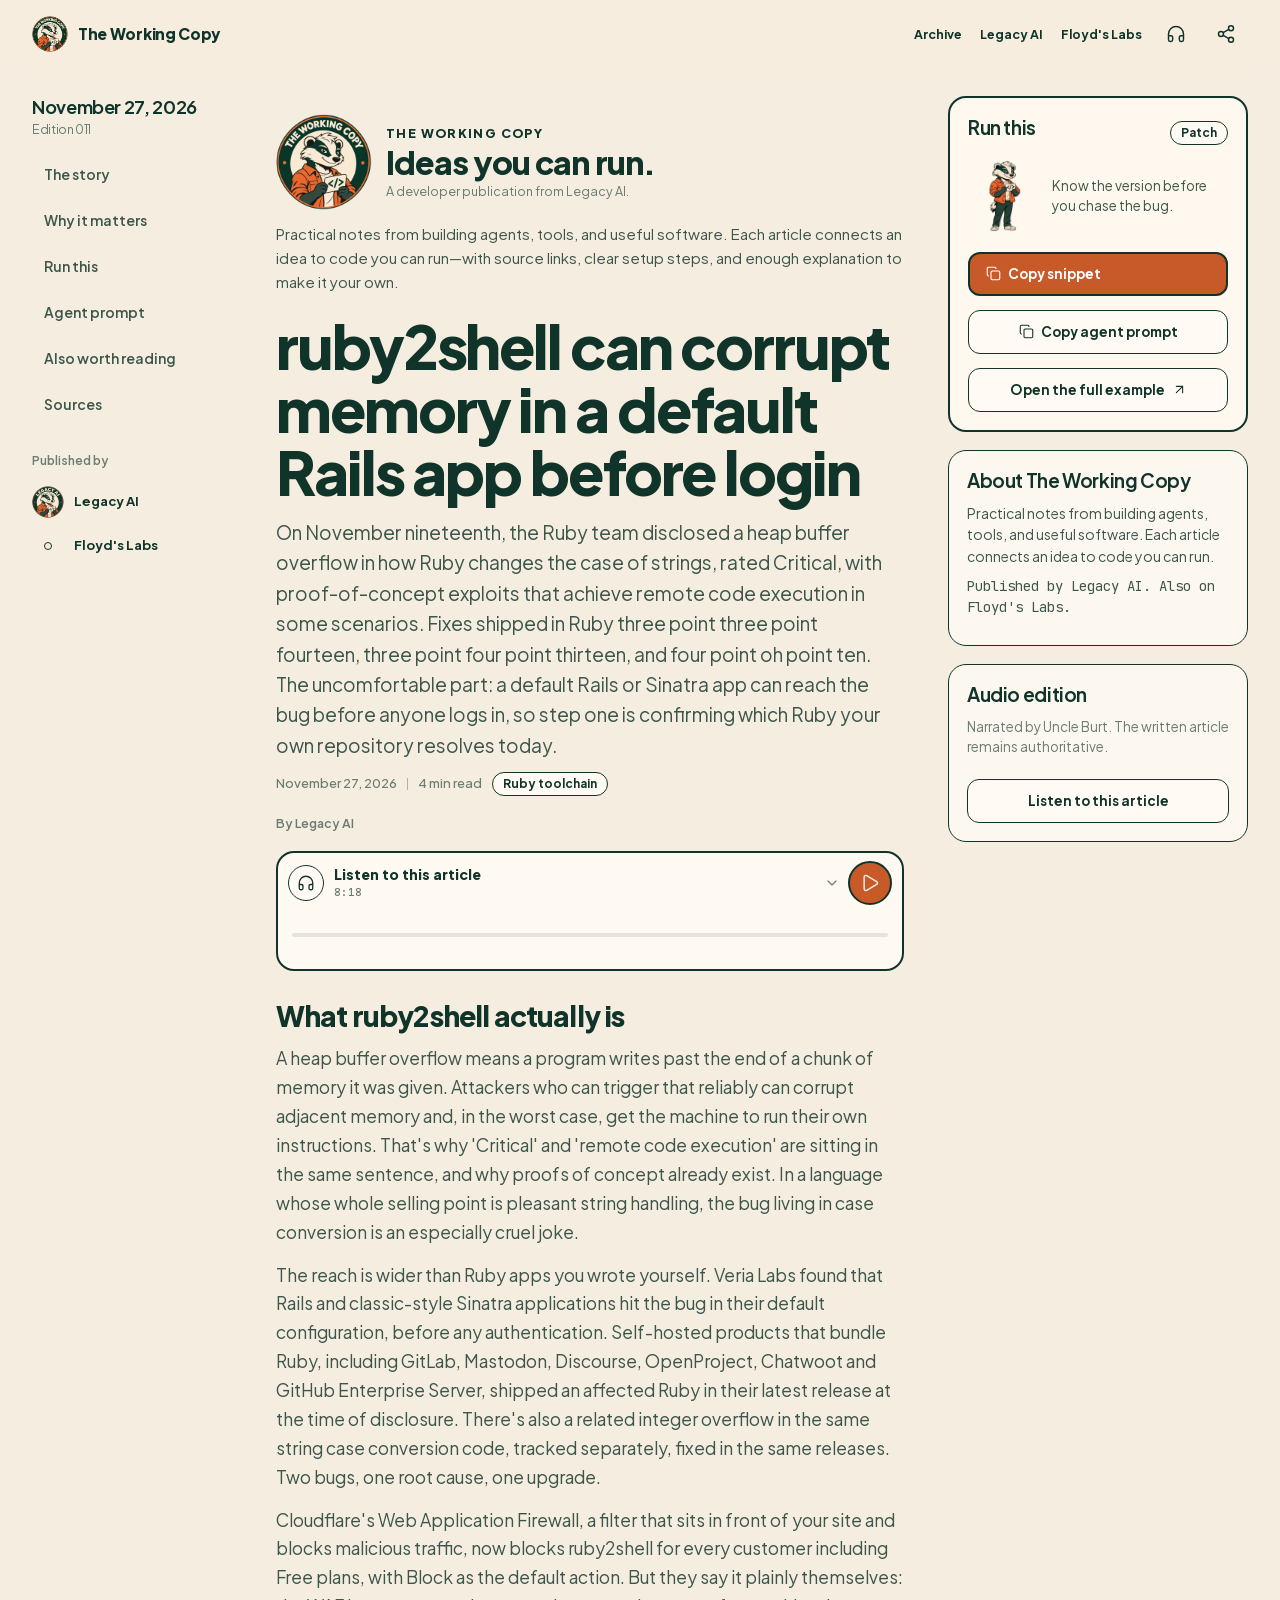
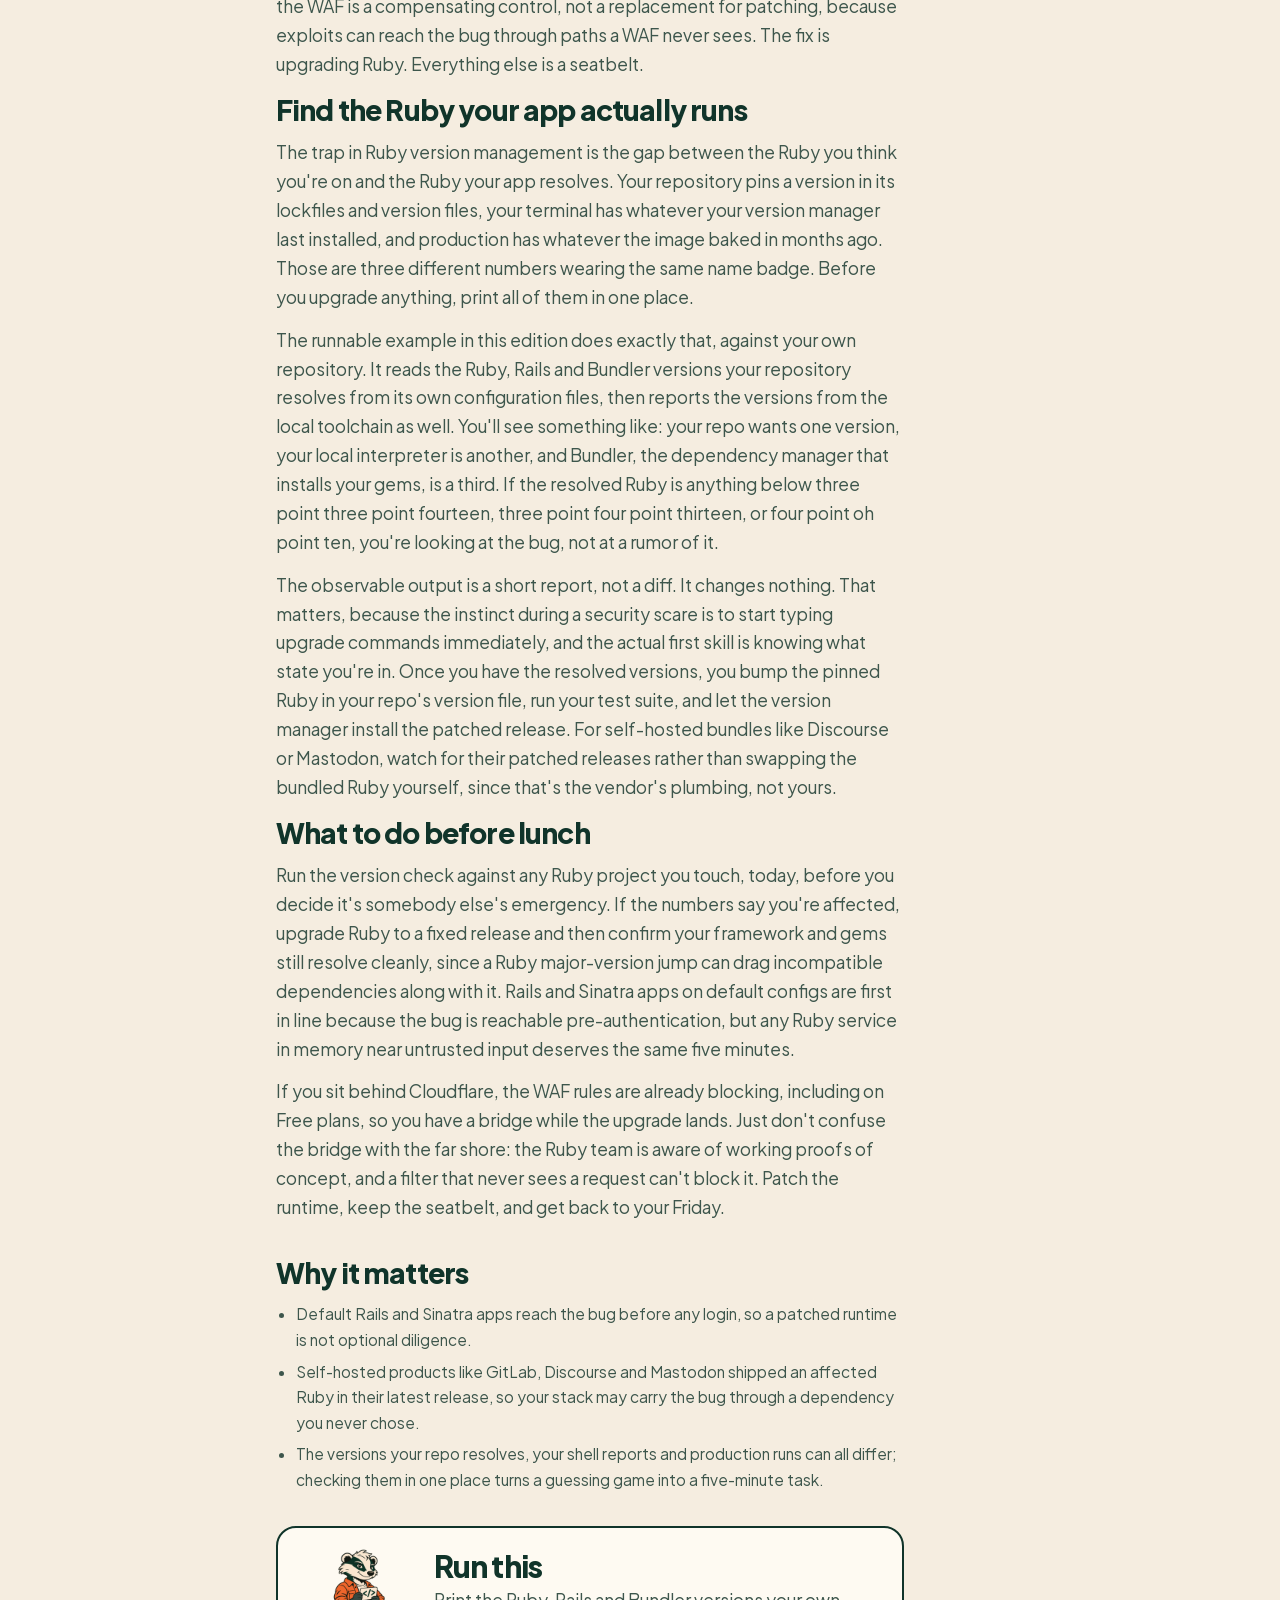
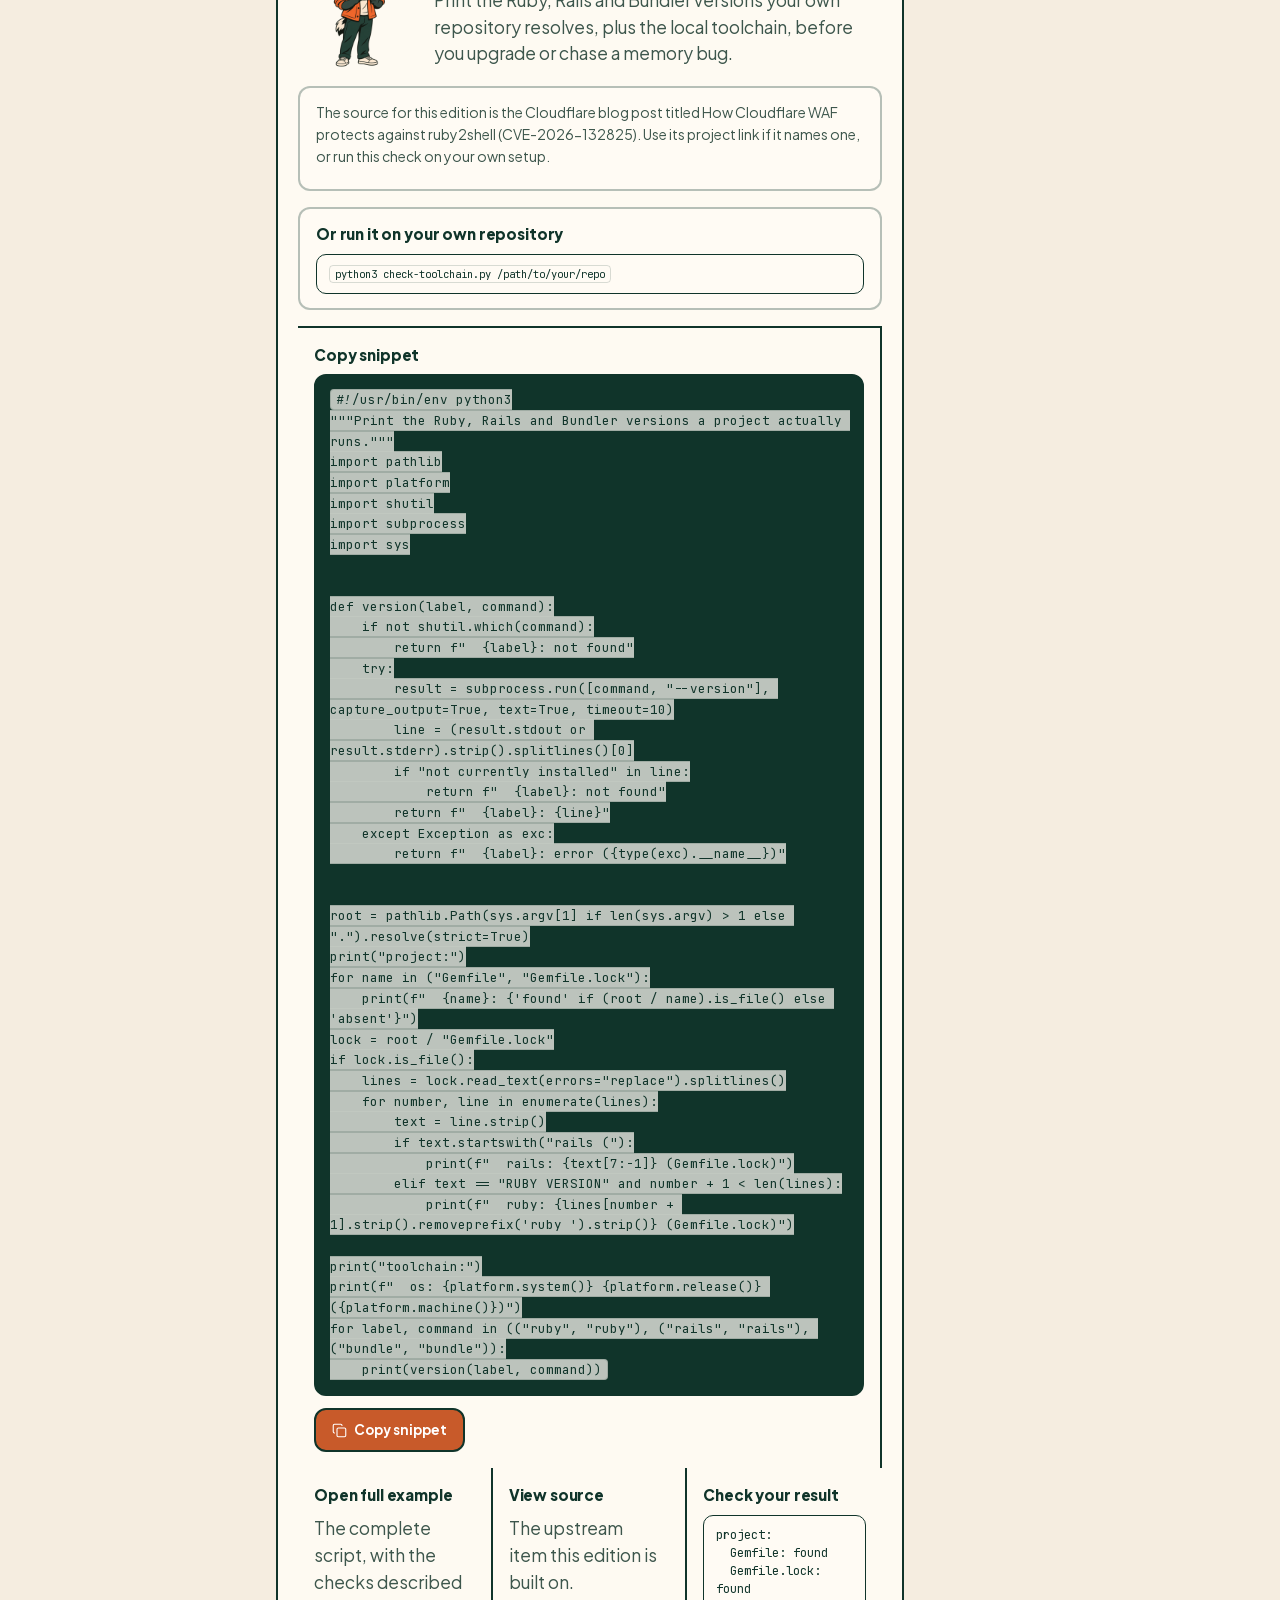
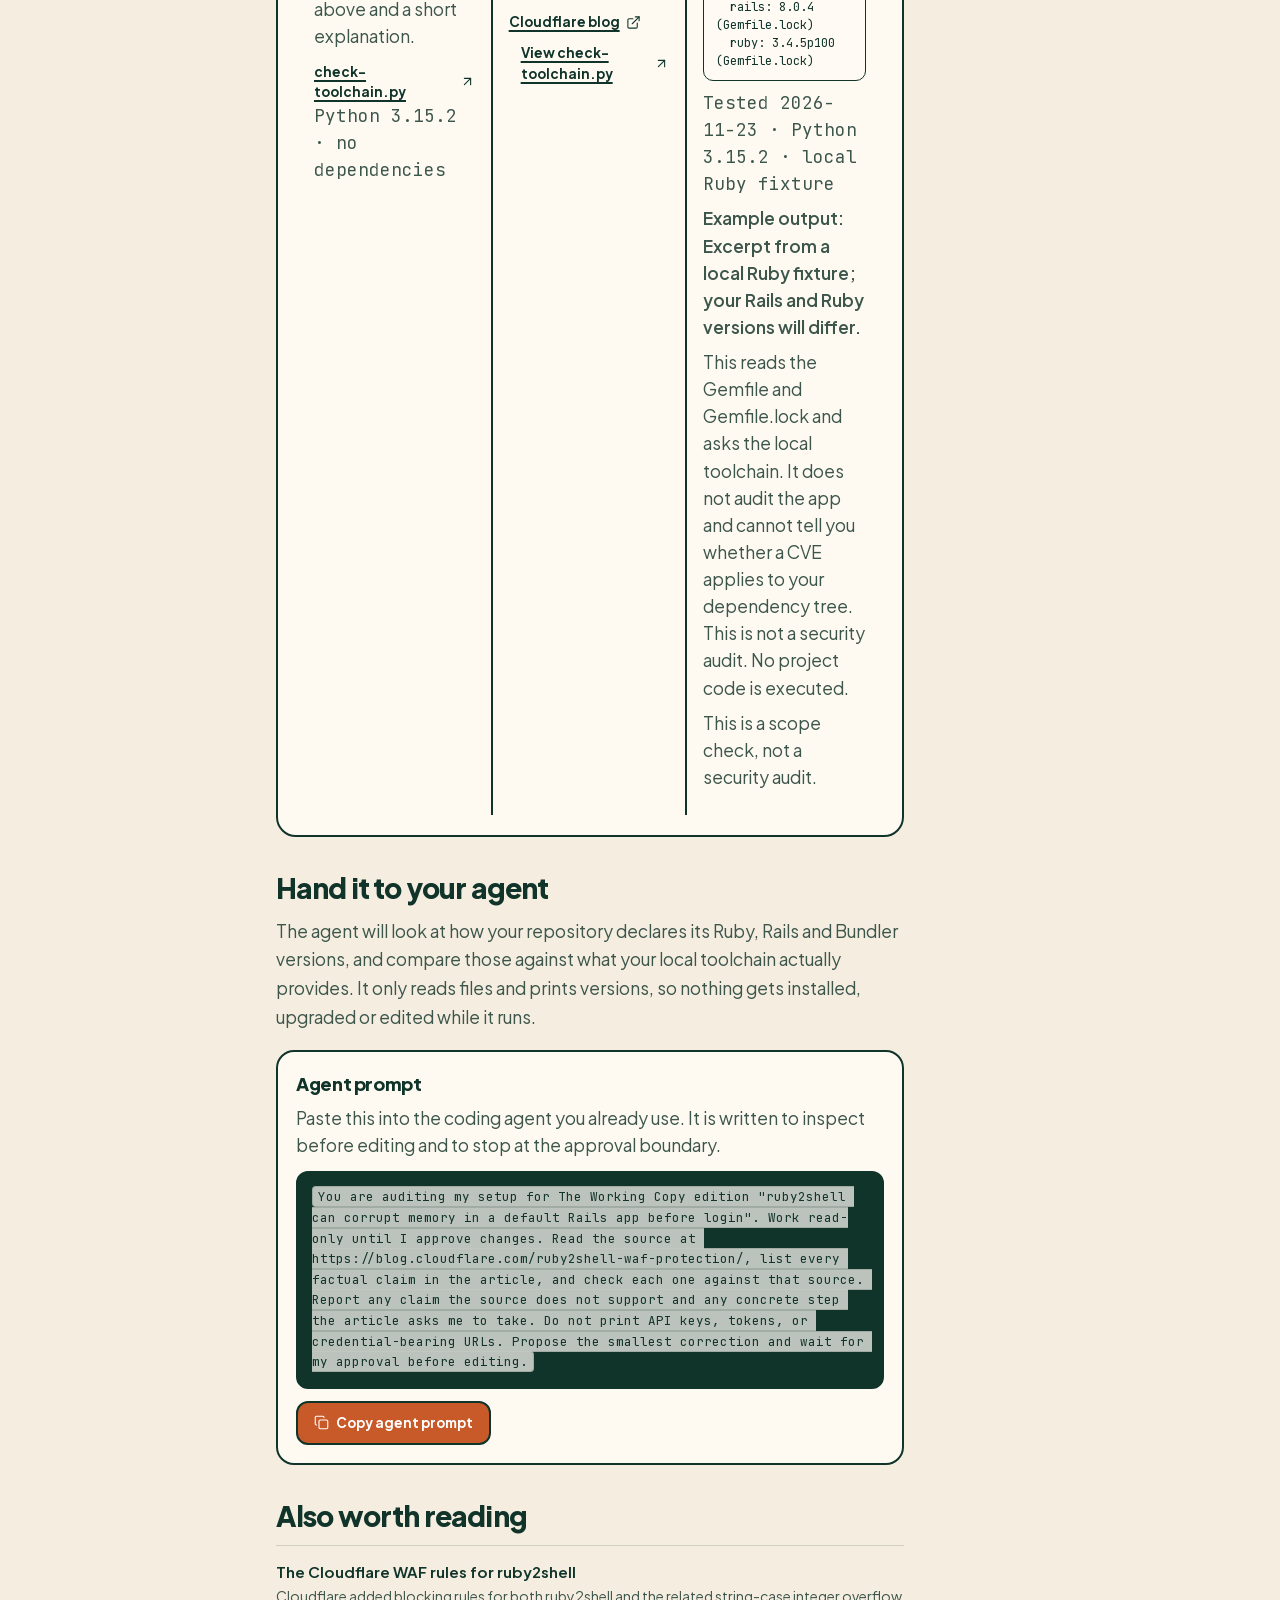
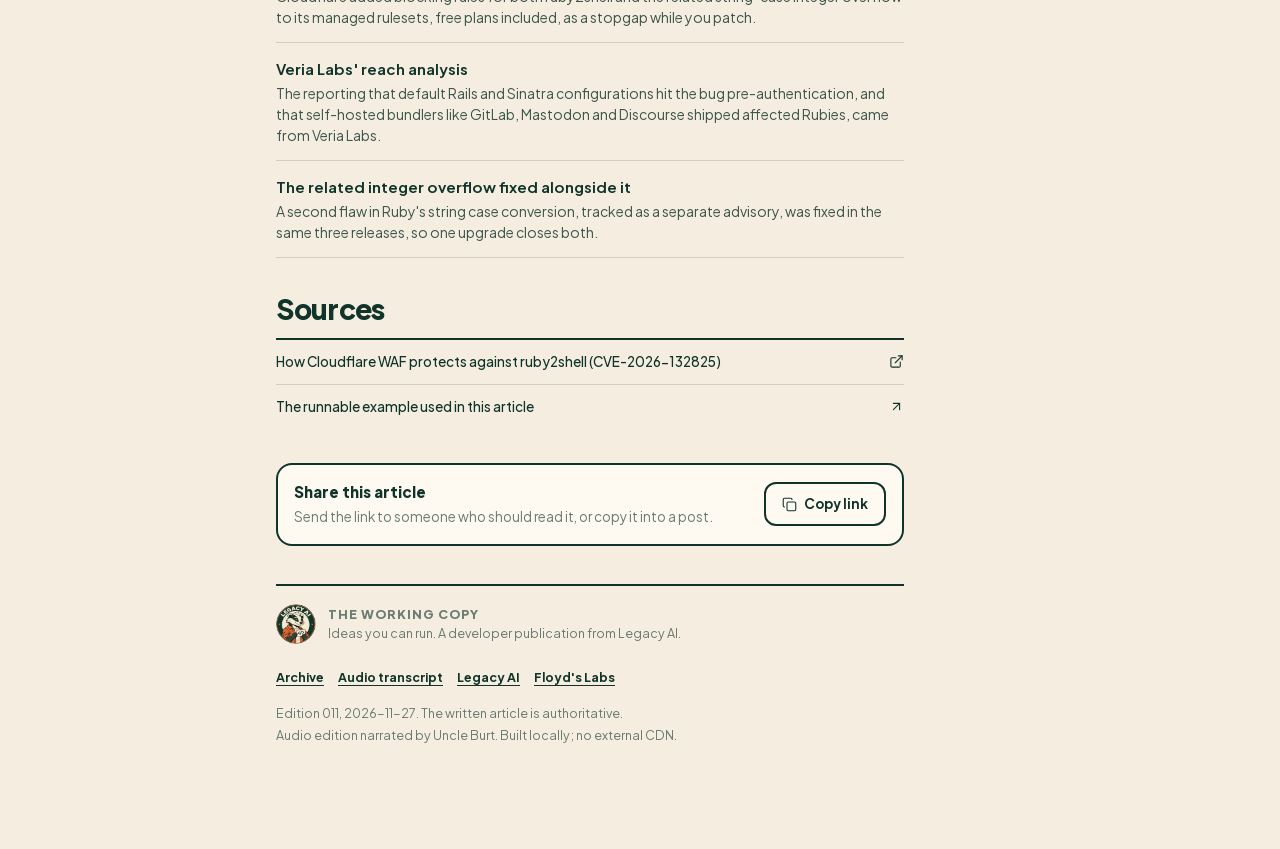
<file: index.html>
<!doctype html>
<html lang="en">
<head>
<meta charset="utf-8">
<meta name="viewport" content="width=device-width, initial-scale=1, viewport-fit=cover">
<meta name="theme-color" content="#F5EDE0">
<title>ruby2shell can corrupt memory in a default Rails app before login — The Working Copy</title>
<meta name="description" content="The bug sits in Ruby&#x27;s string case conversion, reachable in default Rails and Sinatra apps with no authentication. First move: find out which Ruby your app actually runs.">
<meta property="og:title" content="ruby2shell can corrupt memory in a default Rails app before login — The Working Copy">
<meta property="og:description" content="The bug sits in Ruby&#x27;s string case conversion, reachable in default Rails and Sinatra apps with no authentication. First move: find out which Ruby your app actually runs.">
<meta property="og:type" content="article">


<link rel="icon" href="/assets/brand/working-copy-64.d32eb6afa1.png">
<link rel="icon" type="image/png" sizes="192x192" href="/assets/icons/icon-192.efb52459f7.png">
<link rel="icon" type="image/png" sizes="512x512" href="/assets/icons/icon-512.c35d2f70d8.png">
<link rel="apple-touch-icon" href="/assets/icons/apple-touch-icon-180.6fdb141b90.png">
<link rel="manifest" href="/manifest.webmanifest">
<meta name="apple-mobile-web-app-capable" content="yes">
<meta name="mobile-web-app-capable" content="yes">
<meta name="apple-mobile-web-app-status-bar-style" content="default">
<meta name="apple-mobile-web-app-title" content="The Working Copy">
<link rel="stylesheet" href="/assets/styles.1b5d6aa369.css">
<link rel="canonical" href="https://theworkingcopy.floydslabs.com/">
<meta property="og:url" content="https://theworkingcopy.floydslabs.com/">
<meta property="og:image" content="https://theworkingcopy.floydslabs.com/assets/icons/icon-512.c35d2f70d8.png">
</head>
<body>
<svg class="sprite" aria-hidden="true" focusable="false"><symbol id="i-arrow-up-right" viewBox="0 0 24 24"><path d="M7 7h10v10" />
  <path d="M7 17 17 7" /></symbol>
<symbol id="i-calendar" viewBox="0 0 24 24"><path d="M8 2v4" />
  <path d="M16 2v4" />
  <rect width="18" height="18" x="3" y="4" rx="2" />
  <path d="M3 10h18" /></symbol>
<symbol id="i-check" viewBox="0 0 24 24"><path d="M20 6 9 17l-5-5" /></symbol>
<symbol id="i-chevron-down" viewBox="0 0 24 24"><path d="m6 9 6 6 6-6" /></symbol>
<symbol id="i-chevron-up" viewBox="0 0 24 24"><path d="m18 15-6-6-6 6" /></symbol>
<symbol id="i-clock" viewBox="0 0 24 24"><path d="M12 6v6l4 2" />
  <circle cx="12" cy="12" r="10" /></symbol>
<symbol id="i-copy" viewBox="0 0 24 24"><rect width="14" height="14" x="8" y="8" rx="2" ry="2" />
  <path d="M4 16c-1.1 0-2-.9-2-2V4c0-1.1.9-2 2-2h10c1.1 0 2 .9 2 2" /></symbol>
<symbol id="i-download" viewBox="0 0 24 24"><path d="M12 15V3" />
  <path d="M21 15v4a2 2 0 0 1-2 2H5a2 2 0 0 1-2-2v-4" />
  <path d="m7 10 5 5 5-5" /></symbol>
<symbol id="i-external-link" viewBox="0 0 24 24"><path d="M15 3h6v6" />
  <path d="M10 14 21 3" />
  <path d="M18 13v6a2 2 0 0 1-2 2H5a2 2 0 0 1-2-2V8a2 2 0 0 1 2-2h6" /></symbol>
<symbol id="i-headphones" viewBox="0 0 24 24"><path d="M3 14h3a2 2 0 0 1 2 2v3a2 2 0 0 1-2 2H5a2 2 0 0 1-2-2v-7a9 9 0 0 1 18 0v7a2 2 0 0 1-2 2h-1a2 2 0 0 1-2-2v-3a2 2 0 0 1 2-2h3" /></symbol>
<symbol id="i-menu" viewBox="0 0 24 24"><path d="M4 5h16" />
  <path d="M4 12h16" />
  <path d="M4 19h16" /></symbol>
<symbol id="i-pause" viewBox="0 0 24 24"><rect x="14" y="3" width="5" height="18" rx="1" />
  <rect x="5" y="3" width="5" height="18" rx="1" /></symbol>
<symbol id="i-play" viewBox="0 0 24 24"><path d="M5 5a2 2 0 0 1 3.008-1.728l11.997 6.998a2 2 0 0 1 .003 3.458l-12 7A2 2 0 0 1 5 19z" /></symbol>
<symbol id="i-server" viewBox="0 0 24 24"><rect width="20" height="8" x="2" y="2" rx="2" ry="2" />
  <rect width="20" height="8" x="2" y="14" rx="2" ry="2" />
  <line x1="6" x2="6.01" y1="6" y2="6" />
  <line x1="6" x2="6.01" y1="18" y2="18" /></symbol>
<symbol id="i-share-2" viewBox="0 0 24 24"><circle cx="18" cy="5" r="3" />
  <circle cx="6" cy="12" r="3" />
  <circle cx="18" cy="19" r="3" />
  <line x1="8.59" x2="15.42" y1="13.51" y2="17.49" />
  <line x1="15.41" x2="8.59" y1="6.51" y2="10.49" /></symbol>
<symbol id="i-shield-check" viewBox="0 0 24 24"><path d="M20 13c0 5-3.5 7.5-7.66 8.95a1 1 0 0 1-.67-.01C7.5 20.5 4 18 4 13V6a1 1 0 0 1 1-1c2 0 4.5-1.2 6.24-2.72a1.17 1.17 0 0 1 1.52 0C14.51 3.81 17 5 19 5a1 1 0 0 1 1 1z" />
  <path d="m9 12 2 2 4-4" /></symbol>
<symbol id="i-x" viewBox="0 0 24 24"><path d="M18 6 6 18" />
  <path d="m6 6 12 12" /></symbol></svg>

<a class="skip" href="#main">Skip to content</a>

<header class="topbar" id="topbar">
  <div class="topbar-inner">
    <a class="brand" href="#main" aria-label="The Working Copy">
      <img class="brand-logo" src="/assets/brand/working-copy-256.aff5e3278e.png" alt="" width="36" height="36">
      <span class="brand-name">The Working Copy</span>
    </a>
    <div class="top-actions">
      <a class="top-link" href="/archive/">Archive</a>
      <a class="top-link" href="https://legacyai.space">Legacy AI</a>
      <a class="top-link" href="https://floydslabs.com">Floyd's Labs</a>
      <button class="icon-btn" data-open-audio aria-label="Listen to this article">
        <svg class="icon" aria-hidden="true"><use href="#i-headphones"/></svg>
      </button>
      <button class="icon-btn" id="shareTop" aria-label="Share this article">
        <svg class="icon" aria-hidden="true"><use href="#i-share-2"/></svg>
      </button>
    </div>
  </div>
</header>

<div class="shell">
  <aside class="rail" aria-label="Article navigation">
    <div class="rail-block">
      <p class="rail-date">November 27, 2026<span>Edition 011</span></p>
      <nav class="rail-nav" aria-label="In this article">
        <a class="rail-link" href="#story">The story</a>
        <a class="rail-link" href="#why">Why it matters</a>
        <a class="rail-link" href="#run">Run this</a>
        <a class="rail-link" href="#agent">Agent prompt</a>
        <a class="rail-link" href="#watch">Also worth reading</a>
        <a class="rail-link" href="#sources">Sources</a>
      </nav>
    </div>
    <div class="rail-block">
      <p class="rail-label">Published by</p>
      <a class="publisher-link" href="https://legacyai.space"><img src="/assets/brand/legacy-ai-256.001d2635f0.png" alt="" width="32" height="32">Legacy AI</a>
      <a class="publisher-link" href="https://floydslabs.com"><span class="publisher-dot" aria-hidden="true"></span>Floyd's Labs</a>
    </div>
  </aside>

  <main id="main" class="main">
    <div class="masthead">
      <img class="masthead-logo" src="/assets/brand/working-copy-256.aff5e3278e.png" alt="The Working Copy circular logo" width="72" height="72">
      <div class="masthead-copy">
        <p class="masthead-name">The Working Copy</p>
        <p class="masthead-tagline">Ideas you can run.</p>
        <p class="masthead-publisher">A developer publication from Legacy AI.</p>
      </div>
    </div>
    <p class="publication-intro">Practical notes from building agents, tools, and useful software. Each article connects an idea to code you can run—with source links, clear setup steps, and enough explanation to make it your own.</p>

    <header class="article-head">
      <h1>ruby2shell can corrupt memory in a default Rails app before login</h1>
      <p class="article-lede">On November nineteenth, the Ruby team disclosed a heap buffer overflow in how Ruby changes the case of strings, rated Critical, with proof-of-concept exploits that achieve remote code execution in some scenarios. Fixes shipped in Ruby three point three point fourteen, three point four point thirteen, and four point oh point ten. The uncomfortable part: a default Rails or Sinatra app can reach the bug before anyone logs in, so step one is confirming which Ruby your own repository resolves today.</p>
      <div class="meta-line">
        <span>November 27, 2026</span>
        <span class="meta-sep" aria-hidden="true"></span>
        <span>4 min read</span>
        <span class="chip">Ruby toolchain</span>
      </div>
      <p class="byline">By Legacy AI</p>
    </header>

    <section class="listen-panel" id="listen" aria-labelledby="listen-title" data-audio-panel>
      <div class="listen-bar">
        <button class="listen-toggle" data-audio-expand aria-expanded="false" aria-controls="audioExtra">
          <span class="listen-icon" aria-hidden="true"><svg class="icon"><use href="#i-headphones"/></svg></span>
          <span class="listen-bar-copy">
            <strong id="listen-title">Listen to this article</strong>
            <span class="mono" data-audio-clock>8:18</span>
          </span>
          <svg class="icon listen-chevron" aria-hidden="true"><use href="#i-chevron-down"/></svg>
        </button>
        <button class="play play-compact" data-audio-toggle aria-label="Play the audio edition">
          <svg class="icon icon-play" aria-hidden="true"><use href="#i-play"/></svg>
          <svg class="icon icon-pause" aria-hidden="true"><use href="#i-pause"/></svg>
        </button>
      </div>
      <div class="listen-seek" role="slider" tabindex="0" aria-label="Seek the audio edition" aria-valuemin="0" aria-valuemax="100" aria-valuenow="0" data-audio-seek>
        <span class="track"><span class="track-fill" data-audio-fill></span></span>
      </div>
      <div class="listen-extra" id="audioExtra">
        <div class="listen-extra-inner">
          <button class="listen-control" data-audio-back aria-label="Rewind 10 seconds"><span class="mono">-10</span></button>
          <button class="listen-control" data-audio-stop aria-label="Stop audio">Stop</button>
          <button class="listen-control" data-audio-forward aria-label="Forward 10 seconds"><span class="mono">+10</span></button>
          <a class="listen-control" href="/assets/audio/2026-11-27.f4a976321d.mp3" download>Download</a>
        </div>
      </div>
      <audio id="articleAudio" src="/assets/audio/2026-11-27.f4a976321d.mp3" preload="metadata"></audio>
    </section>

    <div class="article-body">
      <section id="story">
<h2>What ruby2shell actually is</h2>
<p>A heap buffer overflow means a program writes past the end of a chunk of memory it was given. Attackers who can trigger that reliably can corrupt adjacent memory and, in the worst case, get the machine to run their own instructions. That&#x27;s why &#x27;Critical&#x27; and &#x27;remote code execution&#x27; are sitting in the same sentence, and why proofs of concept already exist. In a language whose whole selling point is pleasant string handling, the bug living in case conversion is an especially cruel joke.</p>
<p>The reach is wider than Ruby apps you wrote yourself. Veria Labs found that Rails and classic-style Sinatra applications hit the bug in their default configuration, before any authentication. Self-hosted products that bundle Ruby, including GitLab, Mastodon, Discourse, OpenProject, Chatwoot and GitHub Enterprise Server, shipped an affected Ruby in their latest release at the time of disclosure. There&#x27;s also a related integer overflow in the same string case conversion code, tracked separately, fixed in the same releases. Two bugs, one root cause, one upgrade.</p>
<p>Cloudflare&#x27;s Web Application Firewall, a filter that sits in front of your site and blocks malicious traffic, now blocks ruby2shell for every customer including Free plans, with Block as the default action. But they say it plainly themselves: the WAF is a compensating control, not a replacement for patching, because exploits can reach the bug through paths a WAF never sees. The fix is upgrading Ruby. Everything else is a seatbelt.</p>
<h2>Find the Ruby your app actually runs</h2>
<p>The trap in Ruby version management is the gap between the Ruby you think you&#x27;re on and the Ruby your app resolves. Your repository pins a version in its lockfiles and version files, your terminal has whatever your version manager last installed, and production has whatever the image baked in months ago. Those are three different numbers wearing the same name badge. Before you upgrade anything, print all of them in one place.</p>
<p>The runnable example in this edition does exactly that, against your own repository. It reads the Ruby, Rails and Bundler versions your repository resolves from its own configuration files, then reports the versions from the local toolchain as well. You&#x27;ll see something like: your repo wants one version, your local interpreter is another, and Bundler, the dependency manager that installs your gems, is a third. If the resolved Ruby is anything below three point three point fourteen, three point four point thirteen, or four point oh point ten, you&#x27;re looking at the bug, not at a rumor of it.</p>
<p>The observable output is a short report, not a diff. It changes nothing. That matters, because the instinct during a security scare is to start typing upgrade commands immediately, and the actual first skill is knowing what state you&#x27;re in. Once you have the resolved versions, you bump the pinned Ruby in your repo&#x27;s version file, run your test suite, and let the version manager install the patched release. For self-hosted bundles like Discourse or Mastodon, watch for their patched releases rather than swapping the bundled Ruby yourself, since that&#x27;s the vendor&#x27;s plumbing, not yours.</p>
<h2>What to do before lunch</h2>
<p>Run the version check against any Ruby project you touch, today, before you decide it&#x27;s somebody else&#x27;s emergency. If the numbers say you&#x27;re affected, upgrade Ruby to a fixed release and then confirm your framework and gems still resolve cleanly, since a Ruby major-version jump can drag incompatible dependencies along with it. Rails and Sinatra apps on default configs are first in line because the bug is reachable pre-authentication, but any Ruby service in memory near untrusted input deserves the same five minutes.</p>
<p>If you sit behind Cloudflare, the WAF rules are already blocking, including on Free plans, so you have a bridge while the upgrade lands. Just don&#x27;t confuse the bridge with the far shore: the Ruby team is aware of working proofs of concept, and a filter that never sees a request can&#x27;t block it. Patch the runtime, keep the seatbelt, and get back to your Friday.</p>
      </section>



      <section id="why">
        <h2>Why it matters</h2>
        <ul class="checklist">
          <li>Default Rails and Sinatra apps reach the bug before any login, so a patched runtime is not optional diligence.</li>
          <li>Self-hosted products like GitLab, Discourse and Mastodon shipped an affected Ruby in their latest release, so your stack may carry the bug through a dependency you never chose.</li>
          <li>The versions your repo resolves, your shell reports and production runs can all differ; checking them in one place turns a guessing game into a five-minute task.</li>
        </ul>
      </section>

      <section class="run-this" id="run" aria-labelledby="run-title">
        <div class="run-head">
          <img class="patch" src="/assets/brand/patch-320.7f34876db4.png" srcset="/assets/brand/patch-320.7f34876db4.png 320w, /assets/brand/patch-640.ee0c24400f.png 640w" sizes="120px" alt="Patch, the Working Copy badger, holding a code card" width="120" height="120">
          <div>
            <h2 id="run-title">Run this</h2>
            <p>Print the Ruby, Rails and Bundler versions your own repository resolves, plus the local toolchain, before you upgrade or chase a memory bug.</p>
          </div>
        </div>
        <div class="run-scope"><p class="section-note">The source for this edition is the Cloudflare blog post titled How Cloudflare WAF protects against ruby2shell (CVE-2026-132825). Use its project link if it names one, or run this check on your own setup.</p></div><div class="run-scope"><h3>Or run it on your own repository</h3><pre class="output"><code>python3 check-toolchain.py /path/to/your/repo</code></pre></div>
        <div class="run-grid">
          <div class="run-step run-code">
            <h3>Copy snippet</h3>
            <pre><code id="run-snippet">#!/usr/bin/env python3
&quot;&quot;&quot;Print the Ruby, Rails and Bundler versions a project actually runs.&quot;&quot;&quot;
import pathlib
import platform
import shutil
import subprocess
import sys


def version(label, command):
    if not shutil.which(command):
        return f&quot;  {label}: not found&quot;
    try:
        result = subprocess.run([command, &quot;--version&quot;], capture_output=True, text=True, timeout=10)
        line = (result.stdout or result.stderr).strip().splitlines()[0]
        if &quot;not currently installed&quot; in line:
            return f&quot;  {label}: not found&quot;
        return f&quot;  {label}: {line}&quot;
    except Exception as exc:
        return f&quot;  {label}: error ({type(exc).__name__})&quot;


root = pathlib.Path(sys.argv[1] if len(sys.argv) &gt; 1 else &quot;.&quot;).resolve(strict=True)
print(&quot;project:&quot;)
for name in (&quot;Gemfile&quot;, &quot;Gemfile.lock&quot;):
    print(f&quot;  {name}: {&#x27;found&#x27; if (root / name).is_file() else &#x27;absent&#x27;}&quot;)
lock = root / &quot;Gemfile.lock&quot;
if lock.is_file():
    lines = lock.read_text(errors=&quot;replace&quot;).splitlines()
    for number, line in enumerate(lines):
        text = line.strip()
        if text.startswith(&quot;rails (&quot;):
            print(f&quot;  rails: {text[7:-1]} (Gemfile.lock)&quot;)
        elif text == &quot;RUBY VERSION&quot; and number + 1 &lt; len(lines):
            print(f&quot;  ruby: {lines[number + 1].strip().removeprefix(&#x27;ruby &#x27;).strip()} (Gemfile.lock)&quot;)

print(&quot;toolchain:&quot;)
print(f&quot;  os: {platform.system()} {platform.release()} ({platform.machine()})&quot;)
for label, command in ((&quot;ruby&quot;, &quot;ruby&quot;), (&quot;rails&quot;, &quot;rails&quot;), (&quot;bundle&quot;, &quot;bundle&quot;)):
    print(version(label, command))
</code></pre>
            <button class="btn-orange" data-copy-target="run-snippet">
              <svg class="icon icon-sm" aria-hidden="true"><use href="#i-copy"/></svg>
              <span>Copy snippet</span>
            </button>
          </div>
          <div class="run-step">
            <h3>Open full example</h3>
            <p>The complete script, with the checks described above and a short explanation.</p>
            <a class="run-link" href="/editions/2026-11-27/run/check-toolchain.py">check-toolchain.py<svg class="icon icon-sm" aria-hidden="true"><use href="#i-arrow-up-right"/></svg></a>
            <p class="mono-note">Python 3.15.2 · no dependencies</p>
          </div>
          <div class="run-step">
            <h3>View source</h3>
            <p>The upstream item this edition is built on.</p>
            <a class="run-link" href="https://blog.cloudflare.com/ruby2shell-waf-protection/">Cloudflare blog<svg class="icon icon-sm" aria-hidden="true"><use href="#i-external-link"/></svg></a>
            <a class="run-link" href="/editions/2026-11-27/run/check-toolchain.py">View check-toolchain.py<svg class="icon icon-sm" aria-hidden="true"><use href="#i-arrow-up-right"/></svg></a>
          </div>
          <div class="run-step run-result">
            <h3>Check your result</h3>
            <pre class="output">project:
  Gemfile: found
  Gemfile.lock: found
  rails: 8.0.4 (Gemfile.lock)
  ruby: 3.4.5p100 (Gemfile.lock)</pre>
            <p class="mono-note">Tested 2026-11-23 · Python 3.15.2 · local Ruby fixture</p>
            <p class="provenance">Example output: Excerpt from a local Ruby fixture; your Rails and Ruby versions will differ.</p>
            <p class="limit">This reads the Gemfile and Gemfile.lock and asks the local toolchain. It does not audit the app and cannot tell you whether a CVE applies to your dependency tree. This is not a security audit. No project code is executed.</p>
            <p class="limit">This is a scope check, not a security audit.</p>
          </div>
        </div>
      </section>

      <section id="agent">
        <h2>Hand it to your agent</h2>
        <p>The agent will look at how your repository declares its Ruby, Rails and Bundler versions, and compare those against what your local toolchain actually provides. It only reads files and prints versions, so nothing gets installed, upgraded or edited while it runs.</p>
        <div class="agent-prompt">
          <h3>Agent prompt</h3>
          <p>Paste this into the coding agent you already use. It is written to inspect before editing and to stop at the approval boundary.</p>
          <pre><code id="agent-prompt">You are auditing my setup for The Working Copy edition &quot;ruby2shell can corrupt memory in a default Rails app before login&quot;. Work read-only until I approve changes. Read the source at https://blog.cloudflare.com/ruby2shell-waf-protection/, list every factual claim in the article, and check each one against that source. Report any claim the source does not support and any concrete step the article asks me to take. Do not print API keys, tokens, or credential-bearing URLs. Propose the smallest correction and wait for my approval before editing.</code></pre>
          <button class="btn-orange" data-copy-target="agent-prompt">
            <svg class="icon icon-sm" aria-hidden="true"><use href="#i-copy"/></svg>
            <span>Copy agent prompt</span>
          </button>
        </div>
      </section>

      <section id="watch">
        <h2>Also worth reading</h2>
        <ul class="watch-list">
          <li><strong class="watch-title">The Cloudflare WAF rules for ruby2shell</strong><span class="watch-detail">Cloudflare added blocking rules for both ruby2shell and the related string-case integer overflow to its managed rulesets, free plans included, as a stopgap while you patch.</span></li>
          <li><strong class="watch-title">Veria Labs&#x27; reach analysis</strong><span class="watch-detail">The reporting that default Rails and Sinatra configurations hit the bug pre-authentication, and that self-hosted bundlers like GitLab, Mastodon and Discourse shipped affected Rubies, came from Veria Labs.</span></li>
          <li><strong class="watch-title">The related integer overflow fixed alongside it</strong><span class="watch-detail">A second flaw in Ruby&#x27;s string case conversion, tracked as a separate advisory, was fixed in the same three releases, so one upgrade closes both.</span></li>
        </ul>
      </section>

      <section id="sources">
        <h2>Sources</h2>
        <ul class="source-list source-list-inline">
          <li><a href="https://blog.cloudflare.com/ruby2shell-waf-protection/">How Cloudflare WAF protects against ruby2shell (CVE-2026-132825)<svg class="icon icon-sm" aria-hidden="true"><use href="#i-external-link"/></svg></a></li>
          <li><a href="/editions/2026-11-27/run/check-toolchain.py">The runnable example used in this article<svg class="icon icon-sm" aria-hidden="true"><use href="#i-arrow-up-right"/></svg></a></li>
        </ul>
      </section>
    </div>

    <section class="share-copy">
      <div>
        <p class="share-copy-title">Share this article</p>
        <p class="section-note">Send the link to someone who should read it, or copy it into a post.</p>
      </div>
      <button class="btn-outline" id="copyLink">
        <svg class="icon icon-sm" aria-hidden="true"><use href="#i-copy"/></svg>
        <span>Copy link</span>
      </button>
    </section>

    <footer class="edition-foot">
      <div class="publisher">
        <img src="/assets/brand/legacy-ai-256.001d2635f0.png" alt="Legacy AI" width="40" height="40">
        <div>
          <p class="publisher-name">The Working Copy</p>
          <p>Ideas you can run. A developer publication from Legacy AI.</p>
        </div>
      </div>
      <p class="foot-links"><a href="/archive/">Archive</a><a href="/editions/2026-11-27/audio/2026-11-27-narration.md">Audio transcript</a><a href="https://legacyai.space">Legacy AI</a><a href="https://floydslabs.com">Floyd's Labs</a></p>
      <p>Edition 011, 2026-11-27. The written article is authoritative.</p>
      <p>Audio edition narrated by Uncle Burt. Built locally; no external CDN.</p>
    </footer>
  </main>

  <aside class="aside" aria-label="Run this and about">
    <section class="listen-card glass">
      <div class="listen-head"><h2>Run this</h2><span class="chip">Patch</span></div>
      <div class="aside-run">
        <img class="aside-patch" src="/assets/brand/patch-320.7f34876db4.png" alt="Patch, the Working Copy badger" width="72" height="72">
        <p>Know the version before you chase the bug.</p>
      </div>
      <button class="btn-orange" data-copy-target="run-snippet">
        <svg class="icon icon-sm" aria-hidden="true"><use href="#i-copy"/></svg>
        <span>Copy snippet</span>
      </button>
      <button class="btn-secondary" data-copy-target="agent-prompt">
        <svg class="icon icon-sm" aria-hidden="true"><use href="#i-copy"/></svg>
        <span>Copy agent prompt</span>
      </button>
      <a class="btn-secondary" href="/editions/2026-11-27/run/check-toolchain.py">Open the full example<svg class="icon icon-sm" aria-hidden="true"><use href="#i-arrow-up-right"/></svg></a>
    </section>

    <section class="about-card">
      <h2>About The Working Copy</h2>
      <p>Practical notes from building agents, tools, and useful software. Each article connects an idea to code you can run.</p>
      <p class="mono-note">Published by Legacy AI. Also on Floyd's Labs.</p>
    </section>

    <section class="evidence-card">
      <h2>Audio edition</h2>
      <p class="section-note">Narrated by Uncle Burt. The written article remains authoritative.</p>
      <a class="btn-secondary" href="#listen" data-open-audio>Listen to this article</a>
    </section>
  </aside>
</div>

<div class="toast" id="toast" role="status" aria-live="polite" hidden></div>

<script src="/assets/app.088fed186b.js"></script>
</body>
</html>
</file>
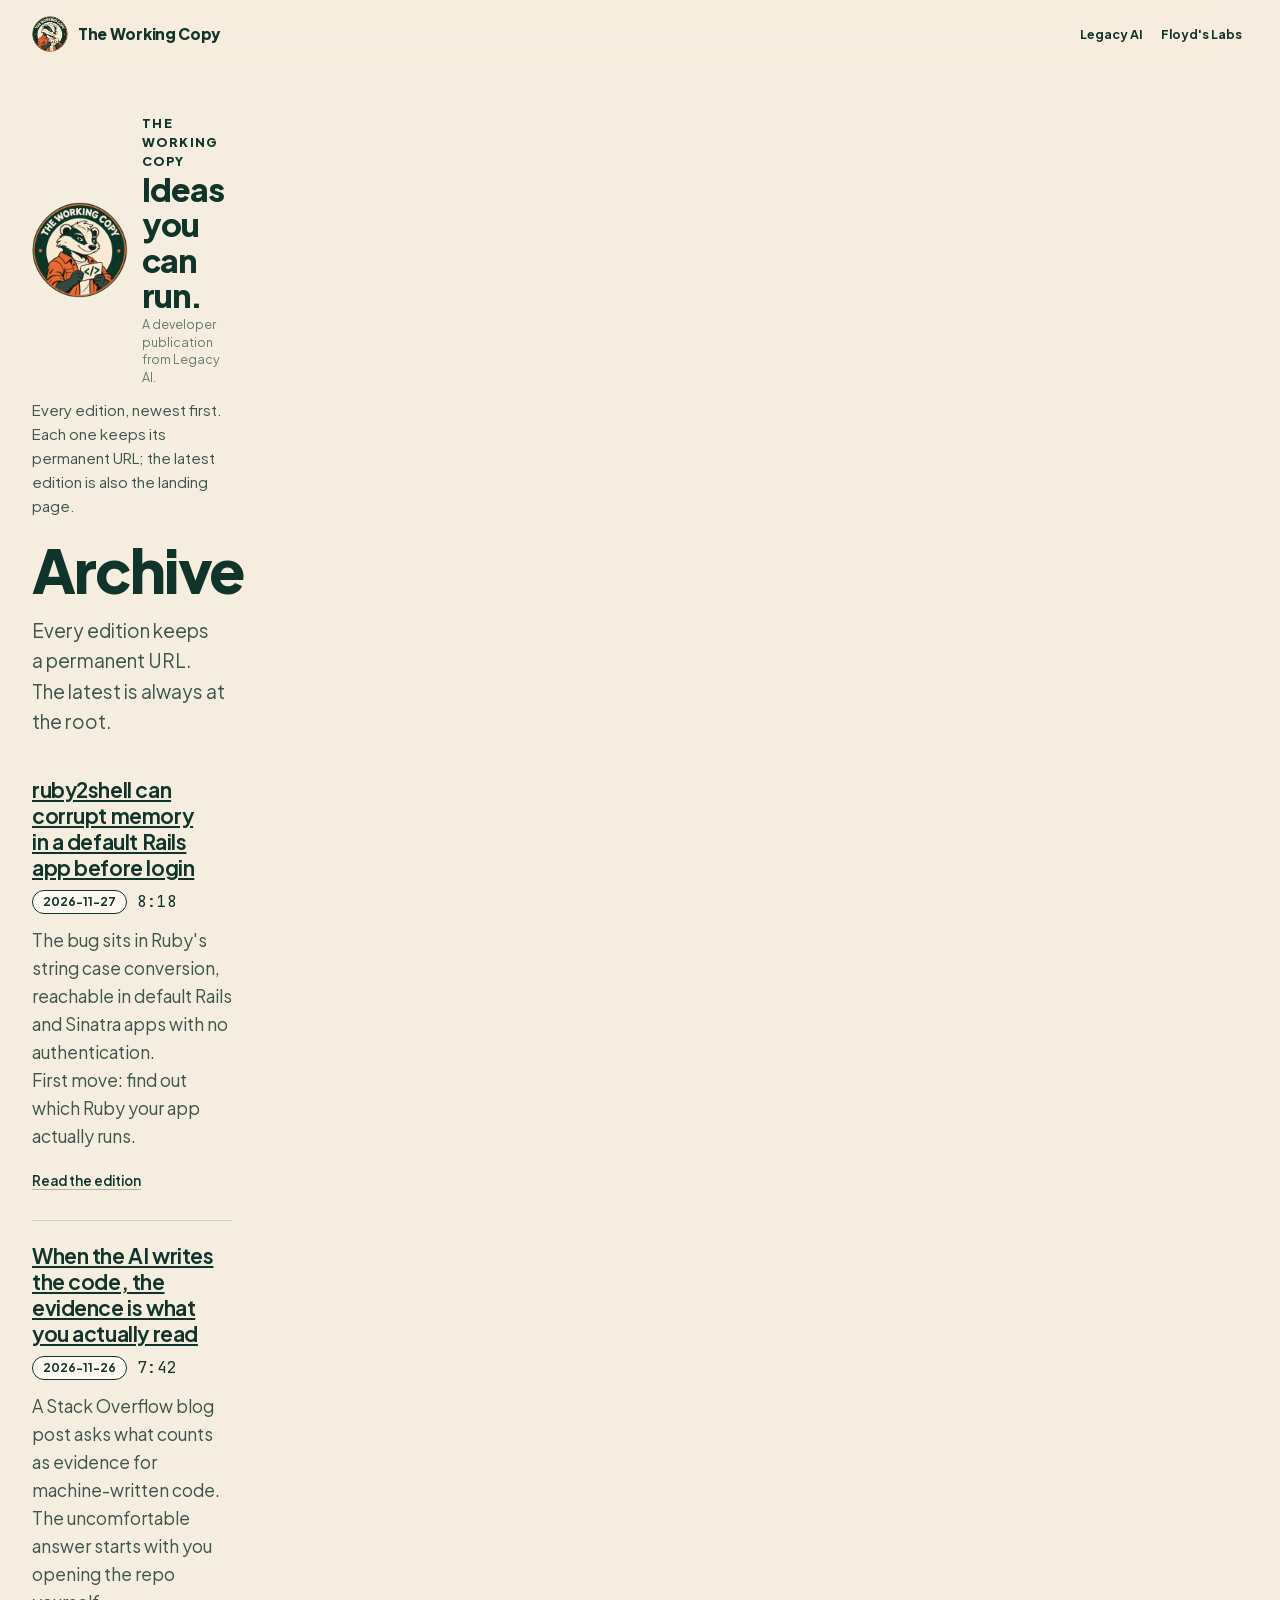
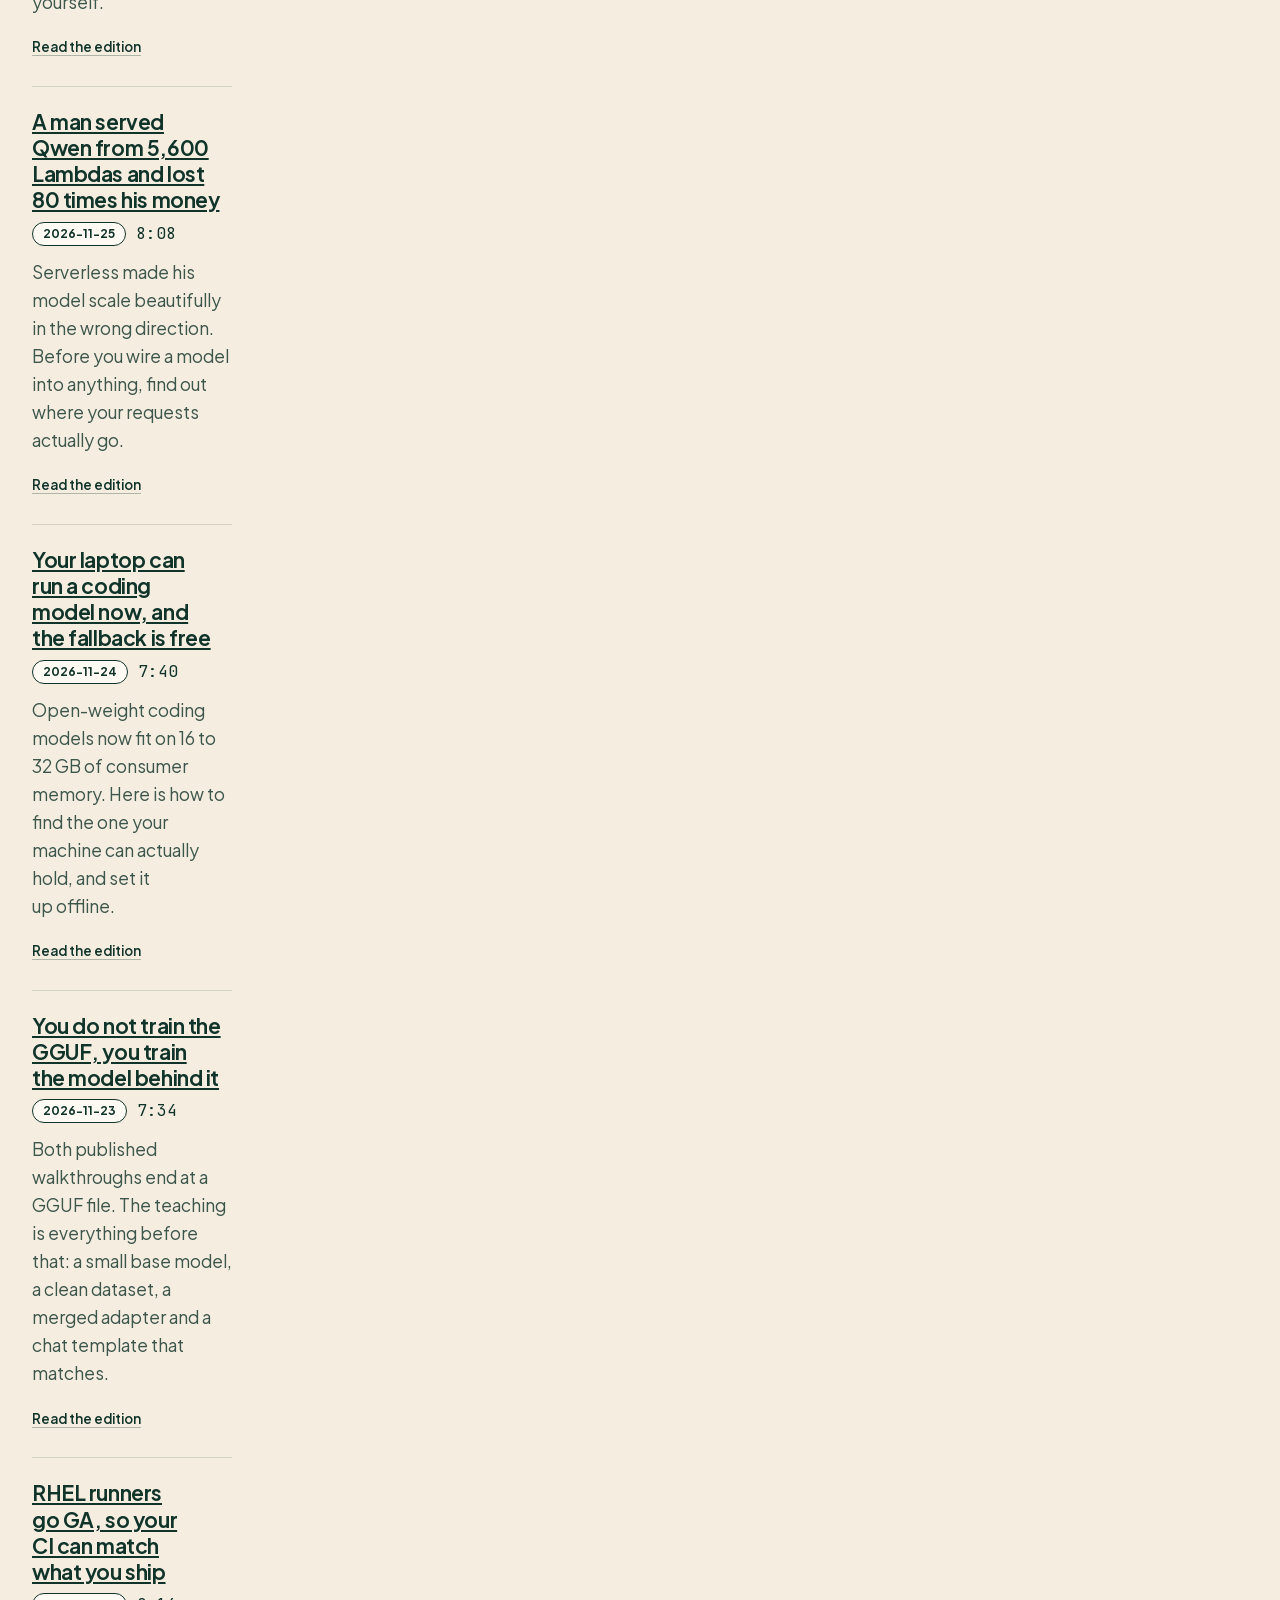
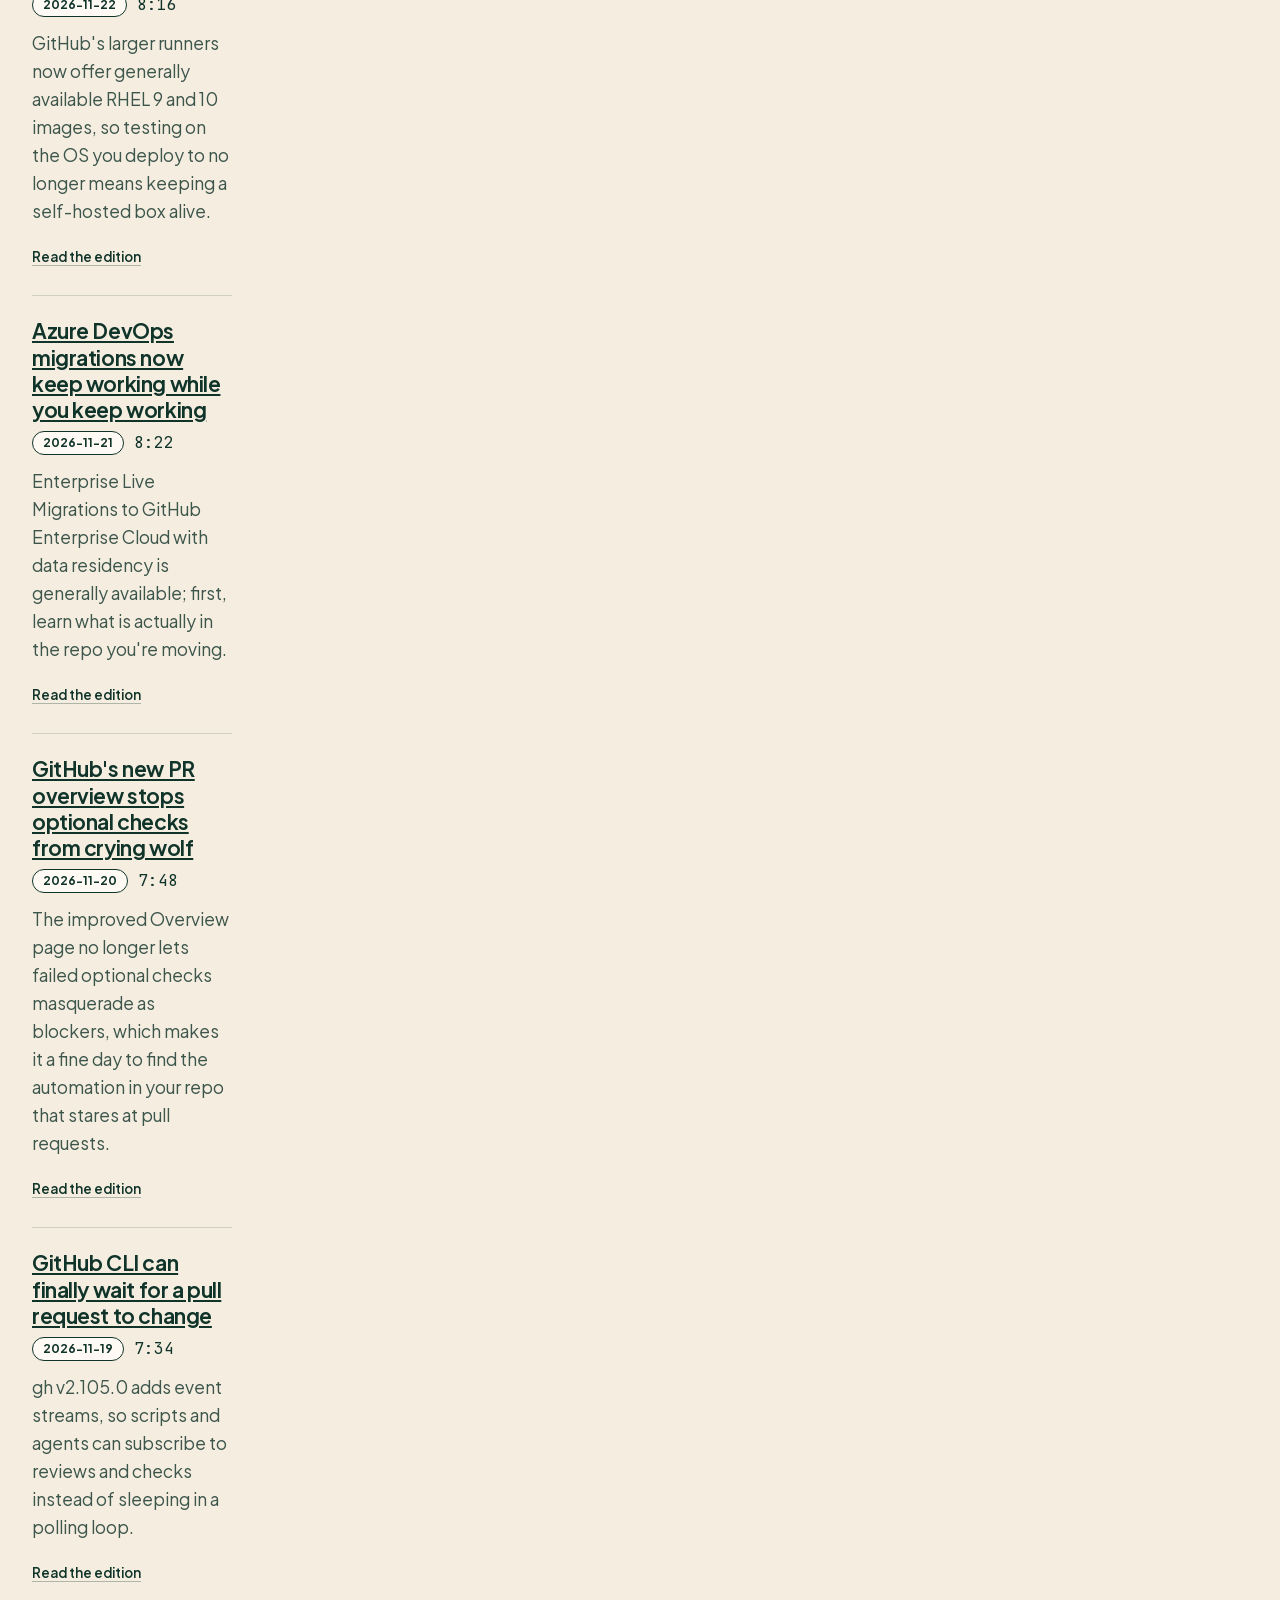
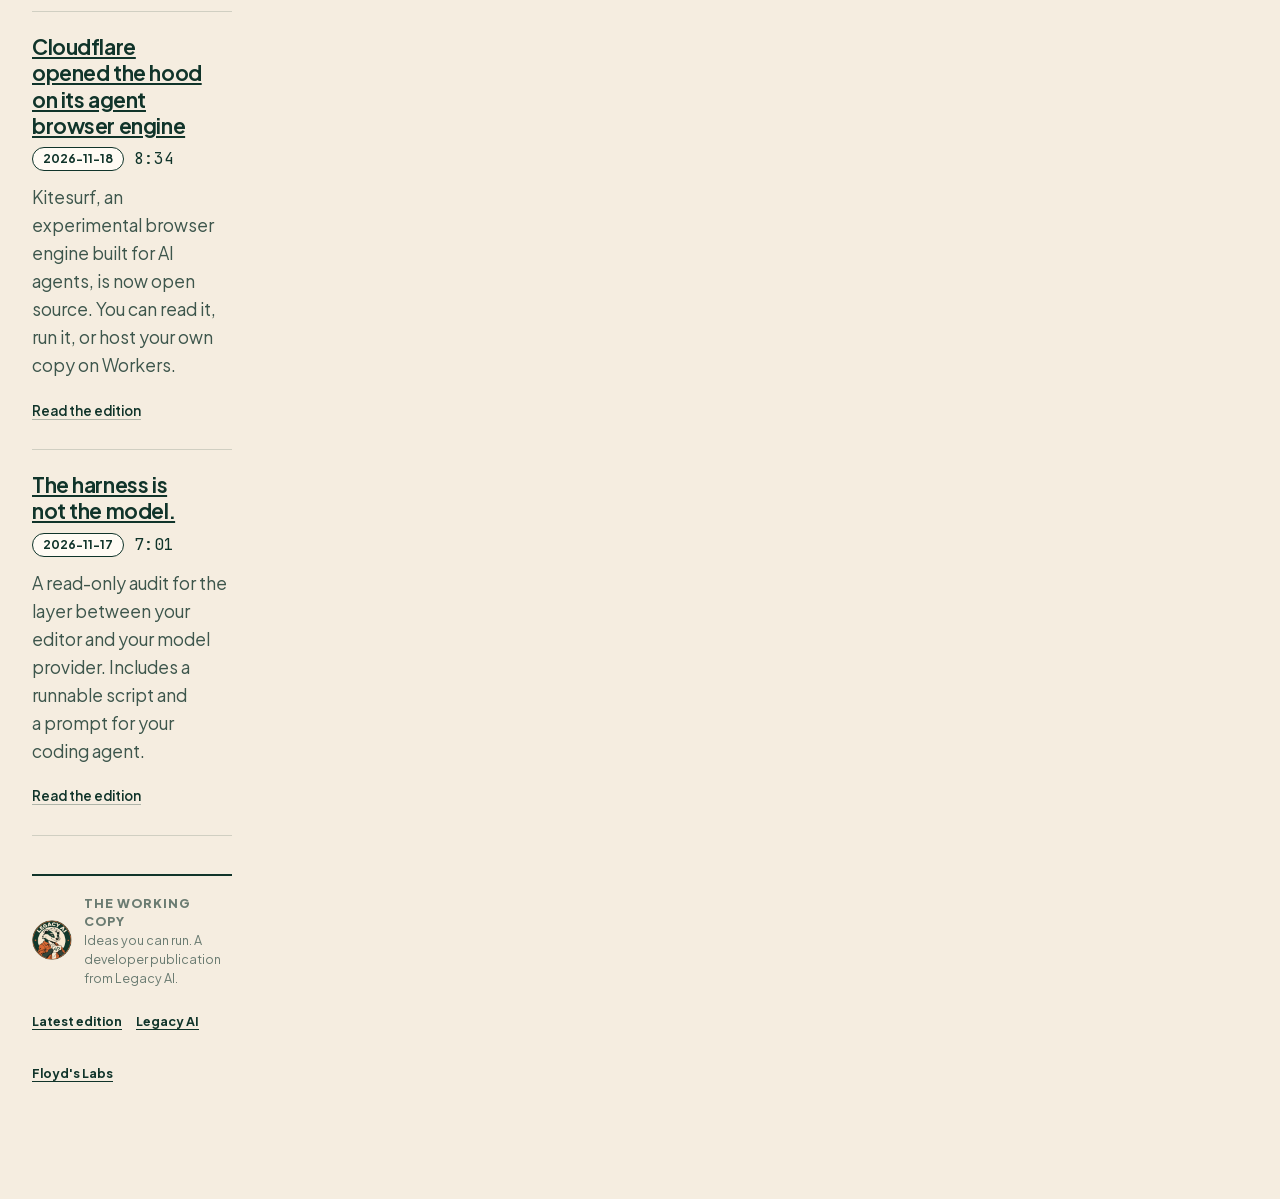
<file: archive/index.html>
<!doctype html>
<html lang="en">
<head>
<meta charset="utf-8">
<meta name="viewport" content="width=device-width, initial-scale=1, viewport-fit=cover">
<meta name="theme-color" content="#F5EDE0">
<title>Archive — The Working Copy</title>
<meta name="description" content="Every edition of The Working Copy. Ideas you can run.">
<link rel="icon" href="/assets/brand/working-copy-64.d32eb6afa1.png">
<link rel="icon" type="image/png" sizes="192x192" href="/assets/icons/icon-192.efb52459f7.png">
<link rel="icon" type="image/png" sizes="512x512" href="/assets/icons/icon-512.c35d2f70d8.png">
<link rel="apple-touch-icon" href="/assets/icons/apple-touch-icon-180.6fdb141b90.png">
<link rel="manifest" href="/manifest.webmanifest">
<meta name="apple-mobile-web-app-capable" content="yes">
<meta name="mobile-web-app-capable" content="yes">
<meta name="apple-mobile-web-app-status-bar-style" content="default">
<meta name="apple-mobile-web-app-title" content="The Working Copy">
<link rel="stylesheet" href="/assets/styles.1b5d6aa369.css">
</head>
<body>
<header class="topbar" id="topbar">
  <div class="topbar-inner">
    <a class="brand" href="/" aria-label="The Working Copy"><img class="brand-logo" src="/assets/brand/working-copy-256.aff5e3278e.png" alt="" width="36" height="36"><span class="brand-name">The Working Copy</span></a>
    <div class="top-actions"><a class="top-link" href="https://legacyai.space">Legacy AI</a><a class="top-link" href="https://floydslabs.com">Floyd's Labs</a></div>
  </div>
</header>
<div class="shell">
  <main class="main">
    <div class="masthead">
      <img class="masthead-logo" src="/assets/brand/working-copy-256.aff5e3278e.png" alt="The Working Copy circular logo" width="72" height="72">
      <div class="masthead-copy"><p class="masthead-name">The Working Copy</p><p class="masthead-tagline">Ideas you can run.</p><p class="masthead-publisher">A developer publication from Legacy AI.</p></div>
    </div>
    <p class="publication-intro">Every edition, newest first. Each one keeps its permanent URL; the latest edition is also the landing page.</p>
    <header class="article-head"><h1>Archive</h1><p class="article-lede">Every edition keeps a permanent URL. The latest is always at the root.</p></header>
    <section class="article-body archive-list">
      <article class="item">
        <h3><a href="/editions/2026-11-27/">ruby2shell can corrupt memory in a default Rails app before login</a></h3>
        <div class="item-meta"><span class="chip">2026-11-27</span><span class="mono">8:18</span></div>
        <p>The bug sits in Ruby&#x27;s string case conversion, reachable in default Rails and Sinatra apps with no authentication. First move: find out which Ruby your app actually runs.</p>
        <div class="item-links"><a href="/editions/2026-11-27/">Read the edition</a></div>
      </article>
      <article class="item">
        <h3><a href="/editions/2026-11-26/">When the AI writes the code, the evidence is what you actually read</a></h3>
        <div class="item-meta"><span class="chip">2026-11-26</span><span class="mono">7:42</span></div>
        <p>A Stack Overflow blog post asks what counts as evidence for machine-written code. The uncomfortable answer starts with you opening the repo yourself.</p>
        <div class="item-links"><a href="/editions/2026-11-26/">Read the edition</a></div>
      </article>
      <article class="item">
        <h3><a href="/editions/2026-11-25/">A man served Qwen from 5,600 Lambdas and lost 80 times his money</a></h3>
        <div class="item-meta"><span class="chip">2026-11-25</span><span class="mono">8:08</span></div>
        <p>Serverless made his model scale beautifully in the wrong direction. Before you wire a model into anything, find out where your requests actually go.</p>
        <div class="item-links"><a href="/editions/2026-11-25/">Read the edition</a></div>
      </article>
      <article class="item">
        <h3><a href="/editions/2026-11-24/">Your laptop can run a coding model now, and the fallback is free</a></h3>
        <div class="item-meta"><span class="chip">2026-11-24</span><span class="mono">7:40</span></div>
        <p>Open-weight coding models now fit on 16 to 32 GB of consumer memory. Here is how to find the one your machine can actually hold, and set it up offline.</p>
        <div class="item-links"><a href="/editions/2026-11-24/">Read the edition</a></div>
      </article>
      <article class="item">
        <h3><a href="/editions/2026-11-23/">You do not train the GGUF, you train the model behind it</a></h3>
        <div class="item-meta"><span class="chip">2026-11-23</span><span class="mono">7:34</span></div>
        <p>Both published walkthroughs end at a GGUF file. The teaching is everything before that: a small base model, a clean dataset, a merged adapter and a chat template that matches.</p>
        <div class="item-links"><a href="/editions/2026-11-23/">Read the edition</a></div>
      </article>
      <article class="item">
        <h3><a href="/editions/2026-11-22/">RHEL runners go GA, so your CI can match what you ship</a></h3>
        <div class="item-meta"><span class="chip">2026-11-22</span><span class="mono">8:16</span></div>
        <p>GitHub&#x27;s larger runners now offer generally available RHEL 9 and 10 images, so testing on the OS you deploy to no longer means keeping a self-hosted box alive.</p>
        <div class="item-links"><a href="/editions/2026-11-22/">Read the edition</a></div>
      </article>
      <article class="item">
        <h3><a href="/editions/2026-11-21/">Azure DevOps migrations now keep working while you keep working</a></h3>
        <div class="item-meta"><span class="chip">2026-11-21</span><span class="mono">8:22</span></div>
        <p>Enterprise Live Migrations to GitHub Enterprise Cloud with data residency is generally available; first, learn what is actually in the repo you&#x27;re moving.</p>
        <div class="item-links"><a href="/editions/2026-11-21/">Read the edition</a></div>
      </article>
      <article class="item">
        <h3><a href="/editions/2026-11-20/">GitHub&#x27;s new PR overview stops optional checks from crying wolf</a></h3>
        <div class="item-meta"><span class="chip">2026-11-20</span><span class="mono">7:48</span></div>
        <p>The improved Overview page no longer lets failed optional checks masquerade as blockers, which makes it a fine day to find the automation in your repo that stares at pull requests.</p>
        <div class="item-links"><a href="/editions/2026-11-20/">Read the edition</a></div>
      </article>
      <article class="item">
        <h3><a href="/editions/2026-11-19/">GitHub CLI can finally wait for a pull request to change</a></h3>
        <div class="item-meta"><span class="chip">2026-11-19</span><span class="mono">7:34</span></div>
        <p>gh v2.105.0 adds event streams, so scripts and agents can subscribe to reviews and checks instead of sleeping in a polling loop.</p>
        <div class="item-links"><a href="/editions/2026-11-19/">Read the edition</a></div>
      </article>
      <article class="item">
        <h3><a href="/editions/2026-11-18/">Cloudflare opened the hood on its agent browser engine</a></h3>
        <div class="item-meta"><span class="chip">2026-11-18</span><span class="mono">8:34</span></div>
        <p>Kitesurf, an experimental browser engine built for AI agents, is now open source. You can read it, run it, or host your own copy on Workers.</p>
        <div class="item-links"><a href="/editions/2026-11-18/">Read the edition</a></div>
      </article>
      <article class="item">
        <h3><a href="/editions/2026-11-17/">The harness is not the model.</a></h3>
        <div class="item-meta"><span class="chip">2026-11-17</span><span class="mono">7:01</span></div>
        <p>A read-only audit for the layer between your editor and your model provider. Includes a runnable script and a prompt for your coding agent.</p>
        <div class="item-links"><a href="/editions/2026-11-17/">Read the edition</a></div>
      </article></section>
    <footer class="edition-foot">
      <div class="publisher"><img src="/assets/brand/legacy-ai-256.001d2635f0.png" alt="Legacy AI" width="40" height="40"><div><p class="publisher-name">The Working Copy</p><p>Ideas you can run. A developer publication from Legacy AI.</p></div></div>
      <p class="foot-links"><a href="/">Latest edition</a><a href="https://legacyai.space">Legacy AI</a><a href="https://floydslabs.com">Floyd's Labs</a></p>
    </footer>
  </main>
</div>
<script src="/assets/app.088fed186b.js"></script>
</body>
</html>
</file>
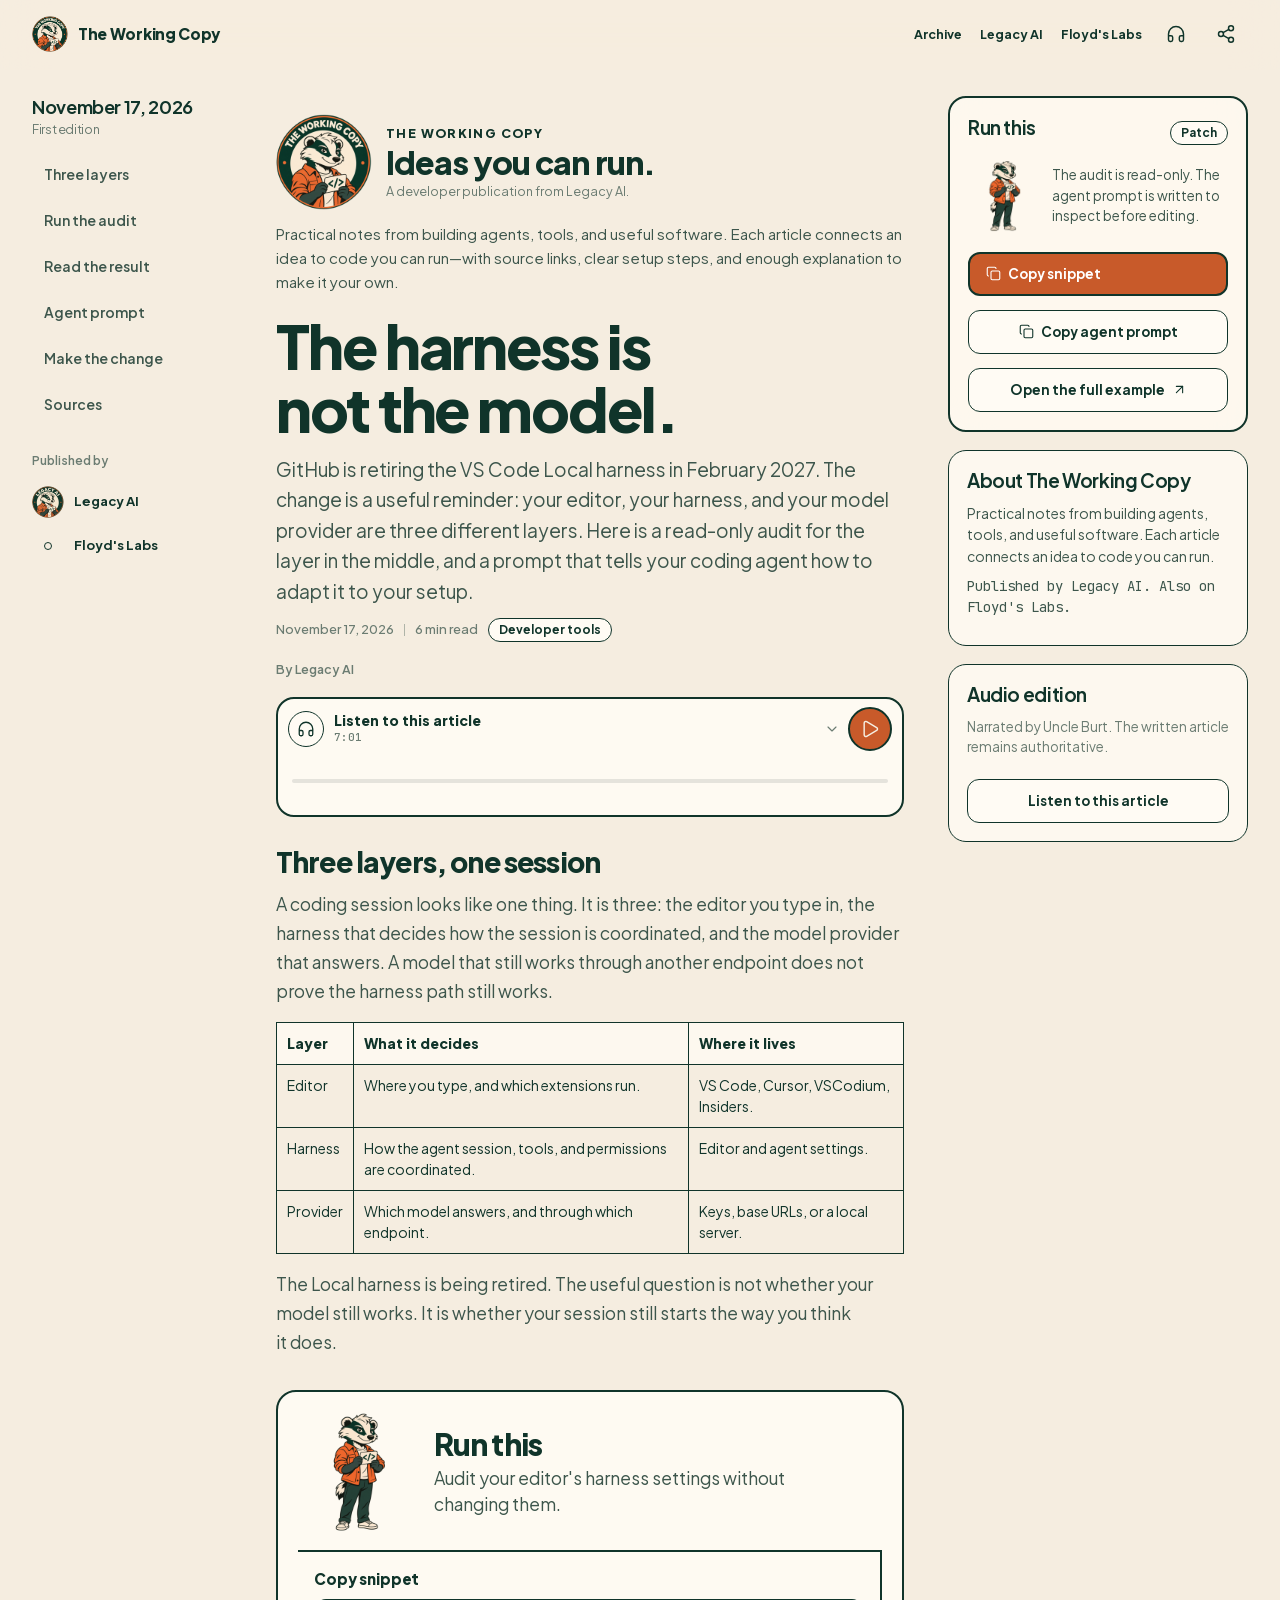
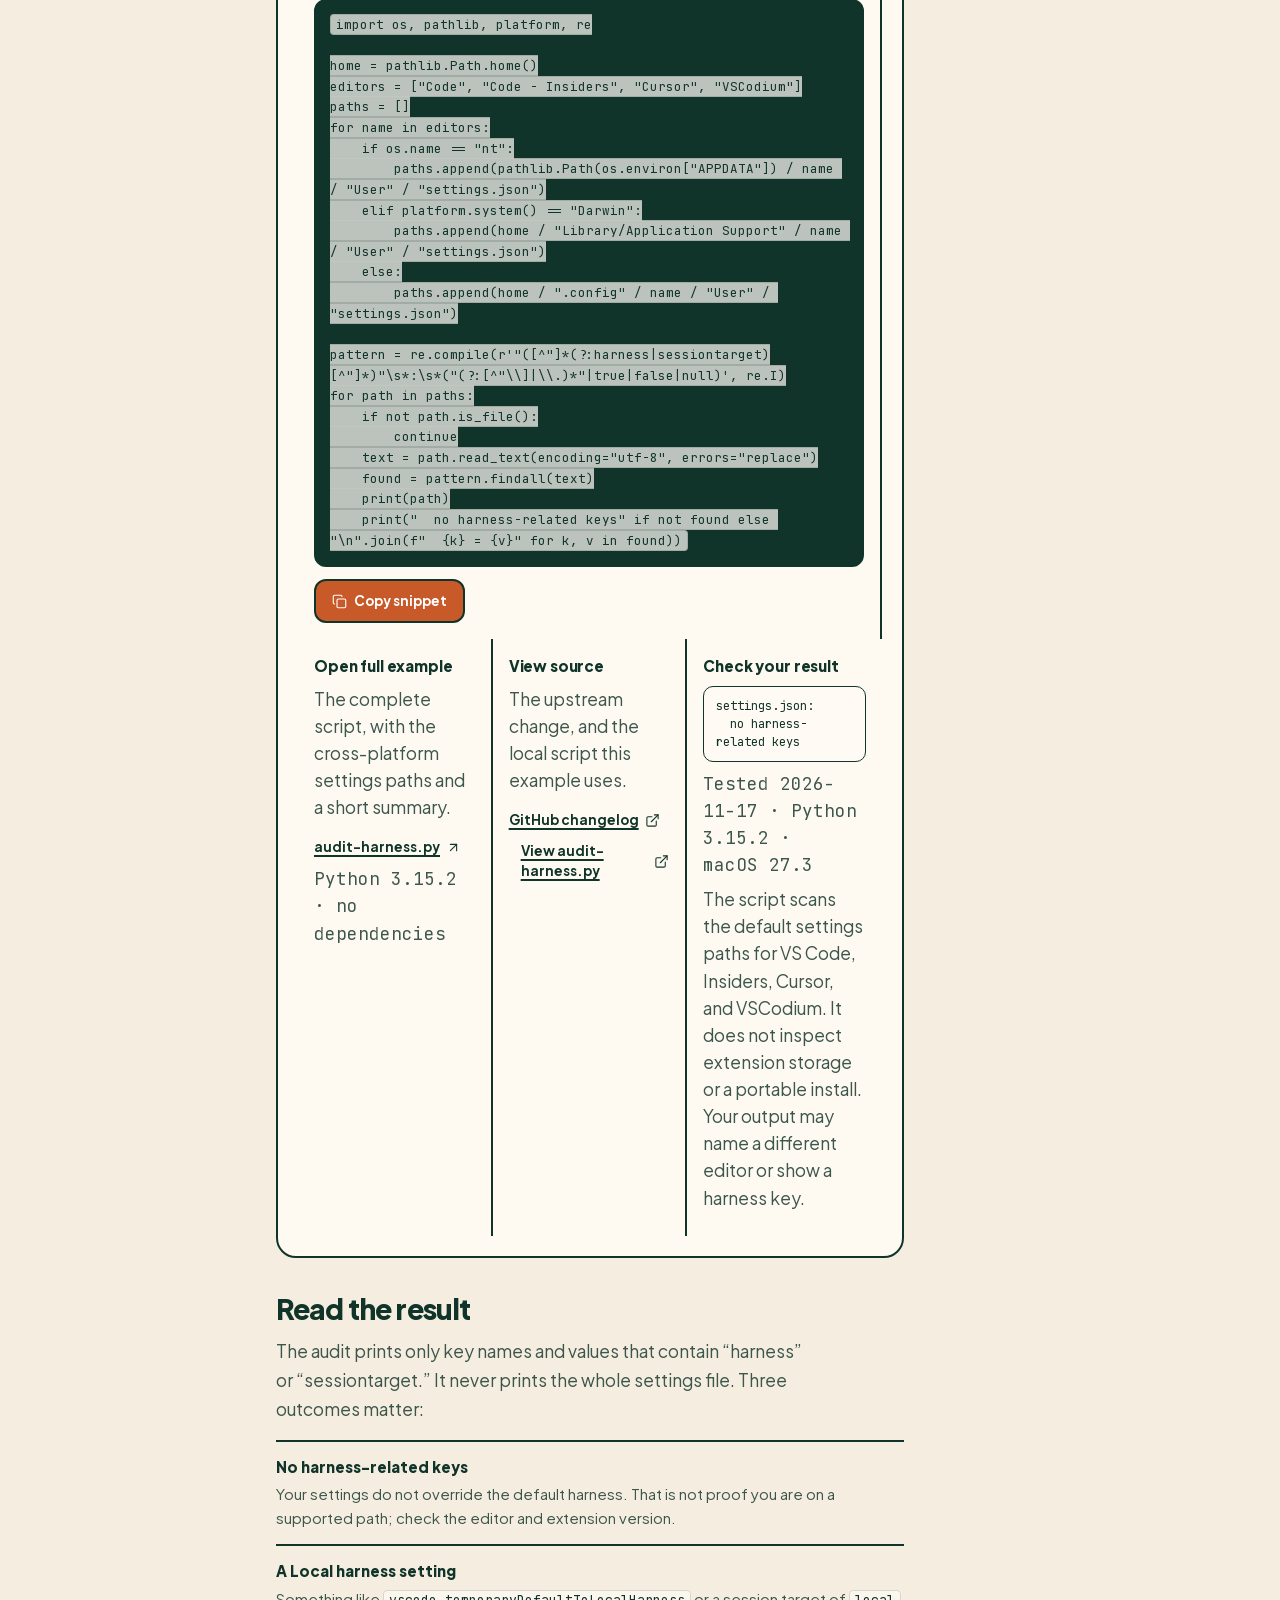
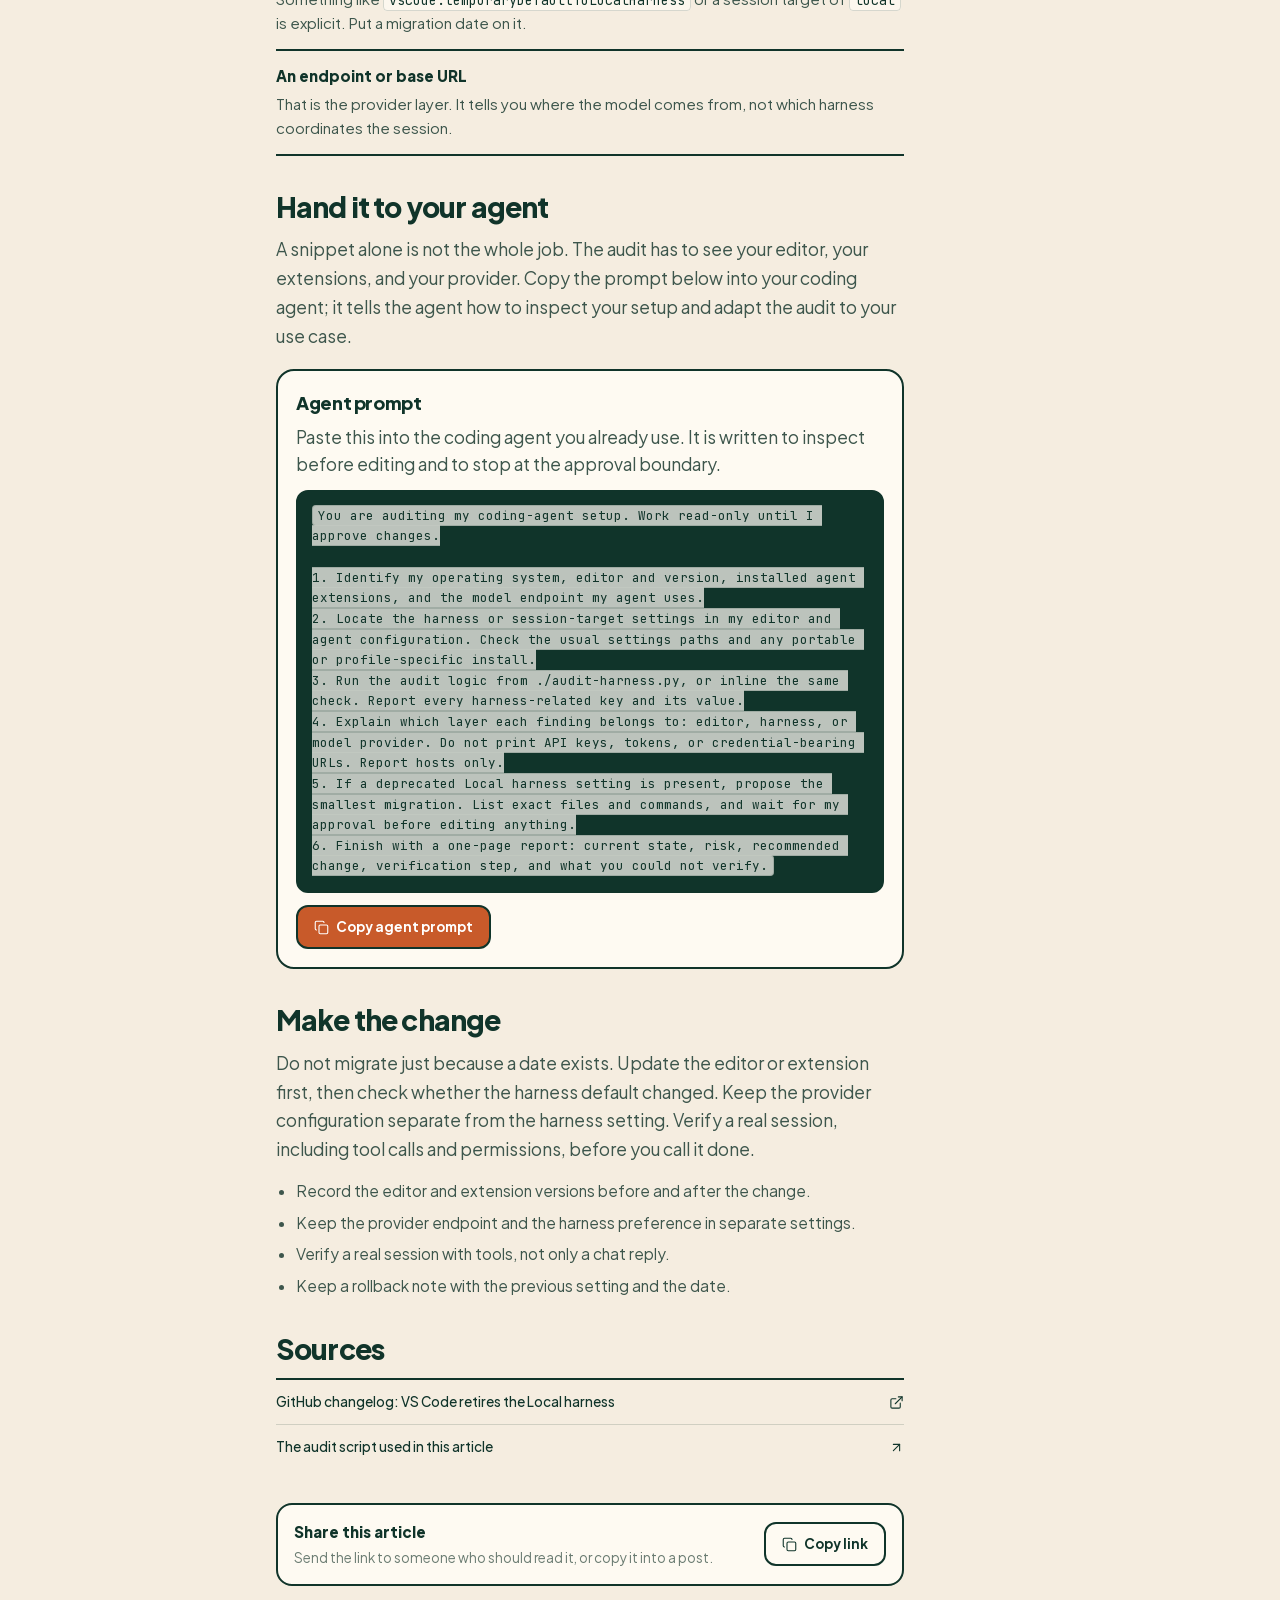
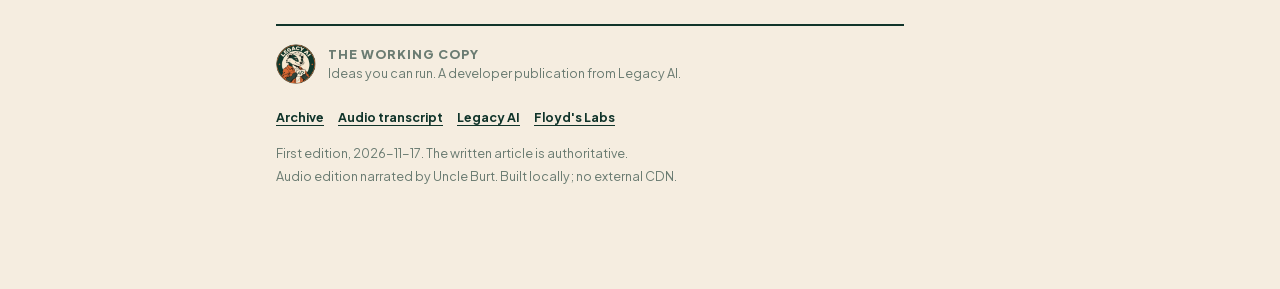
<file: editions/2026-11-17/index.html>
<!doctype html>
<html lang="en">
<head>
<meta charset="utf-8">
<meta name="viewport" content="width=device-width, initial-scale=1, viewport-fit=cover">
<meta name="theme-color" content="#F5EDE0">
<title>The harness is not the model — The Working Copy</title>
<meta name="description" content="A read-only audit for the layer between your editor and your model provider. Includes a runnable script and a prompt for your coding agent.">
<meta property="og:title" content="The harness is not the model — The Working Copy">
<meta property="og:description" content="A read-only audit for the layer between your editor and your model provider. Includes a runnable script and a prompt for your coding agent.">
<meta property="og:type" content="article">
<link rel="icon" href="/assets/brand/working-copy-64.d32eb6afa1.png">
<link rel="icon" type="image/png" sizes="192x192" href="/assets/icons/icon-192.efb52459f7.png">
<link rel="icon" type="image/png" sizes="512x512" href="/assets/icons/icon-512.c35d2f70d8.png">
<link rel="apple-touch-icon" href="/assets/icons/apple-touch-icon-180.6fdb141b90.png">
<link rel="manifest" href="/manifest.webmanifest">
<meta name="apple-mobile-web-app-capable" content="yes">
<meta name="mobile-web-app-capable" content="yes">
<meta name="apple-mobile-web-app-status-bar-style" content="default">
<meta name="apple-mobile-web-app-title" content="The Working Copy">
<link rel="stylesheet" href="/assets/styles.1b5d6aa369.css">
<link rel="canonical" href="https://theworkingcopy.floydslabs.com/editions/2026-11-17/">
<meta property="og:url" content="https://theworkingcopy.floydslabs.com/editions/2026-11-17/">
<meta property="og:image" content="https://theworkingcopy.floydslabs.com/assets/icons/icon-512.c35d2f70d8.png">
</head>
<body>
<svg class="sprite" aria-hidden="true" focusable="false"><symbol id="i-arrow-up-right" viewBox="0 0 24 24"><path d="M7 7h10v10" />
  <path d="M7 17 17 7" /></symbol>
<symbol id="i-calendar" viewBox="0 0 24 24"><path d="M8 2v4" />
  <path d="M16 2v4" />
  <rect width="18" height="18" x="3" y="4" rx="2" />
  <path d="M3 10h18" /></symbol>
<symbol id="i-check" viewBox="0 0 24 24"><path d="M20 6 9 17l-5-5" /></symbol>
<symbol id="i-chevron-down" viewBox="0 0 24 24"><path d="m6 9 6 6 6-6" /></symbol>
<symbol id="i-chevron-up" viewBox="0 0 24 24"><path d="m18 15-6-6-6 6" /></symbol>
<symbol id="i-clock" viewBox="0 0 24 24"><path d="M12 6v6l4 2" />
  <circle cx="12" cy="12" r="10" /></symbol>
<symbol id="i-copy" viewBox="0 0 24 24"><rect width="14" height="14" x="8" y="8" rx="2" ry="2" />
  <path d="M4 16c-1.1 0-2-.9-2-2V4c0-1.1.9-2 2-2h10c1.1 0 2 .9 2 2" /></symbol>
<symbol id="i-download" viewBox="0 0 24 24"><path d="M12 15V3" />
  <path d="M21 15v4a2 2 0 0 1-2 2H5a2 2 0 0 1-2-2v-4" />
  <path d="m7 10 5 5 5-5" /></symbol>
<symbol id="i-external-link" viewBox="0 0 24 24"><path d="M15 3h6v6" />
  <path d="M10 14 21 3" />
  <path d="M18 13v6a2 2 0 0 1-2 2H5a2 2 0 0 1-2-2V8a2 2 0 0 1 2-2h6" /></symbol>
<symbol id="i-headphones" viewBox="0 0 24 24"><path d="M3 14h3a2 2 0 0 1 2 2v3a2 2 0 0 1-2 2H5a2 2 0 0 1-2-2v-7a9 9 0 0 1 18 0v7a2 2 0 0 1-2 2h-1a2 2 0 0 1-2-2v-3a2 2 0 0 1 2-2h3" /></symbol>
<symbol id="i-menu" viewBox="0 0 24 24"><path d="M4 5h16" />
  <path d="M4 12h16" />
  <path d="M4 19h16" /></symbol>
<symbol id="i-pause" viewBox="0 0 24 24"><rect x="14" y="3" width="5" height="18" rx="1" />
  <rect x="5" y="3" width="5" height="18" rx="1" /></symbol>
<symbol id="i-play" viewBox="0 0 24 24"><path d="M5 5a2 2 0 0 1 3.008-1.728l11.997 6.998a2 2 0 0 1 .003 3.458l-12 7A2 2 0 0 1 5 19z" /></symbol>
<symbol id="i-server" viewBox="0 0 24 24"><rect width="20" height="8" x="2" y="2" rx="2" ry="2" />
  <rect width="20" height="8" x="2" y="14" rx="2" ry="2" />
  <line x1="6" x2="6.01" y1="6" y2="6" />
  <line x1="6" x2="6.01" y1="18" y2="18" /></symbol>
<symbol id="i-share-2" viewBox="0 0 24 24"><circle cx="18" cy="5" r="3" />
  <circle cx="6" cy="12" r="3" />
  <circle cx="18" cy="19" r="3" />
  <line x1="8.59" x2="15.42" y1="13.51" y2="17.49" />
  <line x1="15.41" x2="8.59" y1="6.51" y2="10.49" /></symbol>
<symbol id="i-shield-check" viewBox="0 0 24 24"><path d="M20 13c0 5-3.5 7.5-7.66 8.95a1 1 0 0 1-.67-.01C7.5 20.5 4 18 4 13V6a1 1 0 0 1 1-1c2 0 4.5-1.2 6.24-2.72a1.17 1.17 0 0 1 1.52 0C14.51 3.81 17 5 19 5a1 1 0 0 1 1 1z" />
  <path d="m9 12 2 2 4-4" /></symbol>
<symbol id="i-x" viewBox="0 0 24 24"><path d="M18 6 6 18" />
  <path d="m6 6 12 12" /></symbol></svg>

<a class="skip" href="#main">Skip to content</a>

<header class="topbar" id="topbar">
  <div class="topbar-inner">
    <a class="brand" href="#main" aria-label="The Working Copy">
      <img class="brand-logo" src="/assets/brand/working-copy-256.aff5e3278e.png" alt="" width="36" height="36">
      <span class="brand-name">The Working Copy</span>
    </a>
    <div class="top-actions">
      <a class="top-link" href="/archive/">Archive</a>
      <a class="top-link" href="https://legacyai.space">Legacy AI</a>
      <a class="top-link" href="https://floydslabs.com">Floyd's Labs</a>
      <button class="icon-btn" data-open-audio aria-label="Listen to this article">
        <svg class="icon" aria-hidden="true"><use href="#i-headphones"/></svg>
      </button>
      <button class="icon-btn" id="shareTop" aria-label="Share this article">
        <svg class="icon" aria-hidden="true"><use href="#i-share-2"/></svg>
      </button>
    </div>
  </div>
</header>

<div class="shell">
  <aside class="rail" aria-label="Article navigation">
    <div class="rail-block">
      <p class="rail-date">November 17, 2026<span>First edition</span></p>
      <nav class="rail-nav" aria-label="In this article">
        <a class="rail-link" href="#layers">Three layers</a>
        <a class="rail-link" href="#run">Run the audit</a>
        <a class="rail-link" href="#read">Read the result</a>
        <a class="rail-link" href="#agent">Agent prompt</a>
        <a class="rail-link" href="#change">Make the change</a>
        <a class="rail-link" href="#sources">Sources</a>
      </nav>
    </div>
    <div class="rail-block">
      <p class="rail-label">Published by</p>
      <a class="publisher-link" href="https://legacyai.space"><img src="/assets/brand/legacy-ai-256.001d2635f0.png" alt="" width="32" height="32">Legacy AI</a>
      <a class="publisher-link" href="https://floydslabs.com"><span class="publisher-dot" aria-hidden="true"></span>Floyd's Labs</a>
    </div>
  </aside>

  <main id="main" class="main">
    <div class="masthead">
      <img class="masthead-logo" src="/assets/brand/working-copy-256.aff5e3278e.png" alt="The Working Copy circular logo" width="72" height="72">
      <div class="masthead-copy">
        <p class="masthead-name">The Working Copy</p>
        <p class="masthead-tagline">Ideas you can run.</p>
        <p class="masthead-publisher">A developer publication from Legacy AI.</p>
      </div>
    </div>
    <p class="publication-intro">Practical notes from building agents, tools, and useful software. Each article connects an idea to code you can run—with source links, clear setup steps, and enough explanation to make it your own.</p>

    <header class="article-head">
      <h1>The harness is not the model.</h1>
      <p class="article-lede">GitHub is retiring the VS Code Local harness in February 2027. The change is a useful reminder: your editor, your harness, and your model provider are three different layers. Here is a read-only audit for the layer in the middle, and a prompt that tells your coding agent how to adapt it to your setup.</p>
      <div class="meta-line">
        <span>November 17, 2026</span>
        <span class="meta-sep" aria-hidden="true"></span>
        <span>6 min read</span>
        <span class="chip">Developer tools</span>
      </div>
      <p class="byline">By Legacy AI</p>
    </header>

    <section class="listen-panel" id="listen" aria-labelledby="listen-title" data-audio-panel>
      <div class="listen-bar">
        <button class="listen-toggle" data-audio-expand aria-expanded="false" aria-controls="audioExtra">
          <span class="listen-icon" aria-hidden="true"><svg class="icon"><use href="#i-headphones"/></svg></span>
          <span class="listen-bar-copy">
            <strong id="listen-title">Listen to this article</strong>
            <span class="mono" data-audio-clock>Audio edition</span>
          </span>
          <svg class="icon listen-chevron" aria-hidden="true"><use href="#i-chevron-down"/></svg>
        </button>
        <button class="play play-compact" data-audio-toggle aria-label="Play the audio edition">
          <svg class="icon icon-play" aria-hidden="true"><use href="#i-play"/></svg>
          <svg class="icon icon-pause" aria-hidden="true"><use href="#i-pause"/></svg>
        </button>
      </div>
      <div class="listen-seek" role="slider" tabindex="0" aria-label="Seek the audio edition" aria-valuemin="0" aria-valuemax="100" aria-valuenow="0" data-audio-seek>
        <span class="track"><span class="track-fill" data-audio-fill></span></span>
      </div>
      <div class="listen-extra" id="audioExtra">
        <div class="listen-extra-inner">
          <button class="listen-control" data-audio-back aria-label="Rewind 10 seconds"><span class="mono">-10</span></button>
          <button class="listen-control" data-audio-stop aria-label="Stop audio">Stop</button>
          <button class="listen-control" data-audio-forward aria-label="Forward 10 seconds"><span class="mono">+10</span></button>
          <a class="listen-control" href="/assets/audio/the-harness-is-not-the-model.fe852c4e6f.mp3" download>Download</a>
        </div>
      </div>
      <audio id="articleAudio" src="/assets/audio/the-harness-is-not-the-model.fe852c4e6f.mp3" preload="metadata"></audio>
    </section>

    <div class="article-body">
      <section id="layers">
        <h2>Three layers, one session</h2>
        <p>A coding session looks like one thing. It is three: the editor you type in, the harness that decides how the session is coordinated, and the model provider that answers. A model that still works through another endpoint does not prove the harness path still works.</p>
        <div class="table-wrap">
          <table class="article-table">
            <thead>
              <tr><th>Layer</th><th>What it decides</th><th>Where it lives</th></tr>
            </thead>
            <tbody>
              <tr><td data-label="Layer">Editor</td><td data-label="What it decides">Where you type, and which extensions run.</td><td data-label="Where it lives">VS Code, Cursor, VSCodium, Insiders.</td></tr>
              <tr><td data-label="Layer">Harness</td><td data-label="What it decides">How the agent session, tools, and permissions are coordinated.</td><td data-label="Where it lives">Editor and agent settings.</td></tr>
              <tr><td data-label="Layer">Provider</td><td data-label="What it decides">Which model answers, and through which endpoint.</td><td data-label="Where it lives">Keys, base URLs, or a local server.</td></tr>
            </tbody>
          </table>
        </div>
        <p>The Local harness is being retired. The useful question is not whether your model still works. It is whether your session still starts the way you think it does.</p>
      </section>

      <section class="run-this" id="run" aria-labelledby="run-title">
        <div class="run-head">
          <img class="patch" src="/assets/brand/patch-320.7f34876db4.png" srcset="/assets/brand/patch-320.7f34876db4.png 320w, /assets/brand/patch-640.ee0c24400f.png 640w" sizes="120px" alt="Patch, the Working Copy badger, holding a code card" width="120" height="120">
          <div>
            <h2 id="run-title">Run this</h2>
            <p>Audit your editor's harness settings without changing them.</p>
          </div>
        </div>
        <div class="run-grid">
          <div class="run-step run-code">
            <h3>Copy snippet</h3>
            <pre><code id="run-snippet">import os, pathlib, platform, re

home = pathlib.Path.home()
editors = ["Code", "Code - Insiders", "Cursor", "VSCodium"]
paths = []
for name in editors:
    if os.name == "nt":
        paths.append(pathlib.Path(os.environ["APPDATA"]) / name / "User" / "settings.json")
    elif platform.system() == "Darwin":
        paths.append(home / "Library/Application Support" / name / "User" / "settings.json")
    else:
        paths.append(home / ".config" / name / "User" / "settings.json")

pattern = re.compile(r'"([^"]*(?:harness|sessiontarget)[^"]*)"\s*:\s*("(?:[^"\\]|\\.)*"|true|false|null)', re.I)
for path in paths:
    if not path.is_file():
        continue
    text = path.read_text(encoding="utf-8", errors="replace")
    found = pattern.findall(text)
    print(path)
    print("  no harness-related keys" if not found else "\n".join(f"  {k} = {v}" for k, v in found))</code></pre>
            <button class="btn-orange" data-copy-target="run-snippet">
              <svg class="icon icon-sm" aria-hidden="true"><use href="#i-copy"/></svg>
              <span>Copy snippet</span>
            </button>
          </div>
          <div class="run-step">
            <h3>Open full example</h3>
            <p>The complete script, with the cross-platform settings paths and a short summary.</p>
            <a class="run-link" href="/editions/2026-11-17/run/audit-harness.py">audit-harness.py<svg class="icon icon-sm" aria-hidden="true"><use href="#i-arrow-up-right"/></svg></a>
            <p class="mono-note">Python 3.15.2 · no dependencies</p>
          </div>
          <div class="run-step">
            <h3>View source</h3>
            <p>The upstream change, and the local script this example uses.</p>
            <a class="run-link" href="https://github.blog/changelog/2026-11-16-vs-code-retires-the-local-harness-in-february-2027/">GitHub changelog<svg class="icon icon-sm" aria-hidden="true"><use href="#i-external-link"/></svg></a>
            <a class="run-link" href="/editions/2026-11-17/run/audit-harness.py">View audit-harness.py<svg class="icon icon-sm" aria-hidden="true"><use href="#i-external-link"/></svg></a>
          </div>
          <div class="run-step run-result">
            <h3>Check your result</h3>
            <pre class="output">settings.json:
  no harness-related keys</pre>
            <p class="mono-note">Tested 2026-11-17 · Python 3.15.2 · macOS 27.3</p>
            <p class="limit">The script scans the default settings paths for VS Code, Insiders, Cursor, and VSCodium. It does not inspect extension storage or a portable install. Your output may name a different editor or show a harness key.</p>
          </div>
        </div>
      </section>

      <section id="read">
        <h2>Read the result</h2>
        <p>The audit prints only key names and values that contain “harness” or “sessiontarget.” It never prints the whole settings file. Three outcomes matter:</p>
        <dl class="outcomes">
          <div><dt>No harness-related keys</dt><dd>Your settings do not override the default harness. That is not proof you are on a supported path; check the editor and extension version.</dd></div>
          <div><dt>A Local harness setting</dt><dd>Something like <code>vscode.temporaryDefaultToLocalHarness</code> or a session target of <code>local</code> is explicit. Put a migration date on it.</dd></div>
          <div><dt>An endpoint or base URL</dt><dd>That is the provider layer. It tells you where the model comes from, not which harness coordinates the session.</dd></div>
        </dl>
      </section>

      <section id="agent">
        <h2>Hand it to your agent</h2>
        <p>A snippet alone is not the whole job. The audit has to see your editor, your extensions, and your provider. Copy the prompt below into your coding agent; it tells the agent how to inspect your setup and adapt the audit to your use case.</p>
        <div class="agent-prompt">
          <h3>Agent prompt</h3>
          <p>Paste this into the coding agent you already use. It is written to inspect before editing and to stop at the approval boundary.</p>
          <pre><code id="agent-prompt">You are auditing my coding-agent setup. Work read-only until I approve changes.

1. Identify my operating system, editor and version, installed agent extensions, and the model endpoint my agent uses.
2. Locate the harness or session-target settings in my editor and agent configuration. Check the usual settings paths and any portable or profile-specific install.
3. Run the audit logic from ./audit-harness.py, or inline the same check. Report every harness-related key and its value.
4. Explain which layer each finding belongs to: editor, harness, or model provider. Do not print API keys, tokens, or credential-bearing URLs. Report hosts only.
5. If a deprecated Local harness setting is present, propose the smallest migration. List exact files and commands, and wait for my approval before editing anything.
6. Finish with a one-page report: current state, risk, recommended change, verification step, and what you could not verify.</code></pre>
          <button class="btn-orange" data-copy-target="agent-prompt">
            <svg class="icon icon-sm" aria-hidden="true"><use href="#i-copy"/></svg>
            <span>Copy agent prompt</span>
          </button>
        </div>
      </section>

      <section id="change">
        <h2>Make the change</h2>
        <p>Do not migrate just because a date exists. Update the editor or extension first, then check whether the harness default changed. Keep the provider configuration separate from the harness setting. Verify a real session, including tool calls and permissions, before you call it done.</p>
        <ul class="checklist">
          <li>Record the editor and extension versions before and after the change.</li>
          <li>Keep the provider endpoint and the harness preference in separate settings.</li>
          <li>Verify a real session with tools, not only a chat reply.</li>
          <li>Keep a rollback note with the previous setting and the date.</li>
        </ul>
      </section>

      <section id="sources">
        <h2>Sources</h2>
        <ul class="source-list source-list-inline">
          <li><a href="https://github.blog/changelog/2026-11-16-vs-code-retires-the-local-harness-in-february-2027/">GitHub changelog: VS Code retires the Local harness<svg class="icon icon-sm" aria-hidden="true"><use href="#i-external-link"/></svg></a></li>
          <li><a href="/editions/2026-11-17/run/audit-harness.py">The audit script used in this article<svg class="icon icon-sm" aria-hidden="true"><use href="#i-arrow-up-right"/></svg></a></li>
        </ul>
      </section>
    </div>

    <section class="share-copy">
      <div>
        <p class="share-copy-title">Share this article</p>
        <p class="section-note">Send the link to someone who should read it, or copy it into a post.</p>
      </div>
      <button class="btn-outline" id="copyLink">
        <svg class="icon icon-sm" aria-hidden="true"><use href="#i-copy"/></svg>
        <span>Copy link</span>
      </button>
    </section>

    <footer class="edition-foot">
      <div class="publisher">
        <img src="/assets/brand/legacy-ai-256.001d2635f0.png" alt="Legacy AI" width="40" height="40">
        <div>
          <p class="publisher-name">The Working Copy</p>
          <p>Ideas you can run. A developer publication from Legacy AI.</p>
        </div>
      </div>
      <p class="foot-links"><a href="/archive/">Archive</a><a href="/editions/2026-11-17/audio/the-harness-is-not-the-model-narration.md">Audio transcript</a><a href="https://legacyai.space">Legacy AI</a><a href="https://floydslabs.com">Floyd's Labs</a></p>
      <p>First edition, 2026-11-17. The written article is authoritative.</p>
      <p>Audio edition narrated by Uncle Burt. Built locally; no external CDN.</p>
    </footer>
  </main>

  <aside class="aside" aria-label="Run this and about">
    <section class="listen-card glass">
      <div class="listen-head"><h2>Run this</h2><span class="chip">Patch</span></div>
      <div class="aside-run">
        <img class="aside-patch" src="/assets/brand/patch-320.7f34876db4.png" alt="Patch, the Working Copy badger" width="72" height="72">
        <p>The audit is read-only. The agent prompt is written to inspect before editing.</p>
      </div>
      <button class="btn-orange" data-copy-target="run-snippet">
        <svg class="icon icon-sm" aria-hidden="true"><use href="#i-copy"/></svg>
        <span>Copy snippet</span>
      </button>
      <button class="btn-secondary" data-copy-target="agent-prompt">
        <svg class="icon icon-sm" aria-hidden="true"><use href="#i-copy"/></svg>
        <span>Copy agent prompt</span>
      </button>
      <a class="btn-secondary" href="/editions/2026-11-17/run/audit-harness.py">Open the full example<svg class="icon icon-sm" aria-hidden="true"><use href="#i-arrow-up-right"/></svg></a>
    </section>

    <section class="about-card">
      <h2>About The Working Copy</h2>
      <p>Practical notes from building agents, tools, and useful software. Each article connects an idea to code you can run.</p>
      <p class="mono-note">Published by Legacy AI. Also on Floyd's Labs.</p>
    </section>

    <section class="evidence-card">
      <h2>Audio edition</h2>
      <p class="section-note">Narrated by Uncle Burt. The written article remains authoritative.</p>
      <a class="btn-secondary" href="#listen" data-open-audio>Listen to this article</a>
    </section>
  </aside>
</div>

<div class="toast" id="toast" role="status" aria-live="polite" hidden></div>

<script src="/assets/app.088fed186b.js"></script>
</body>
</html>
</file>
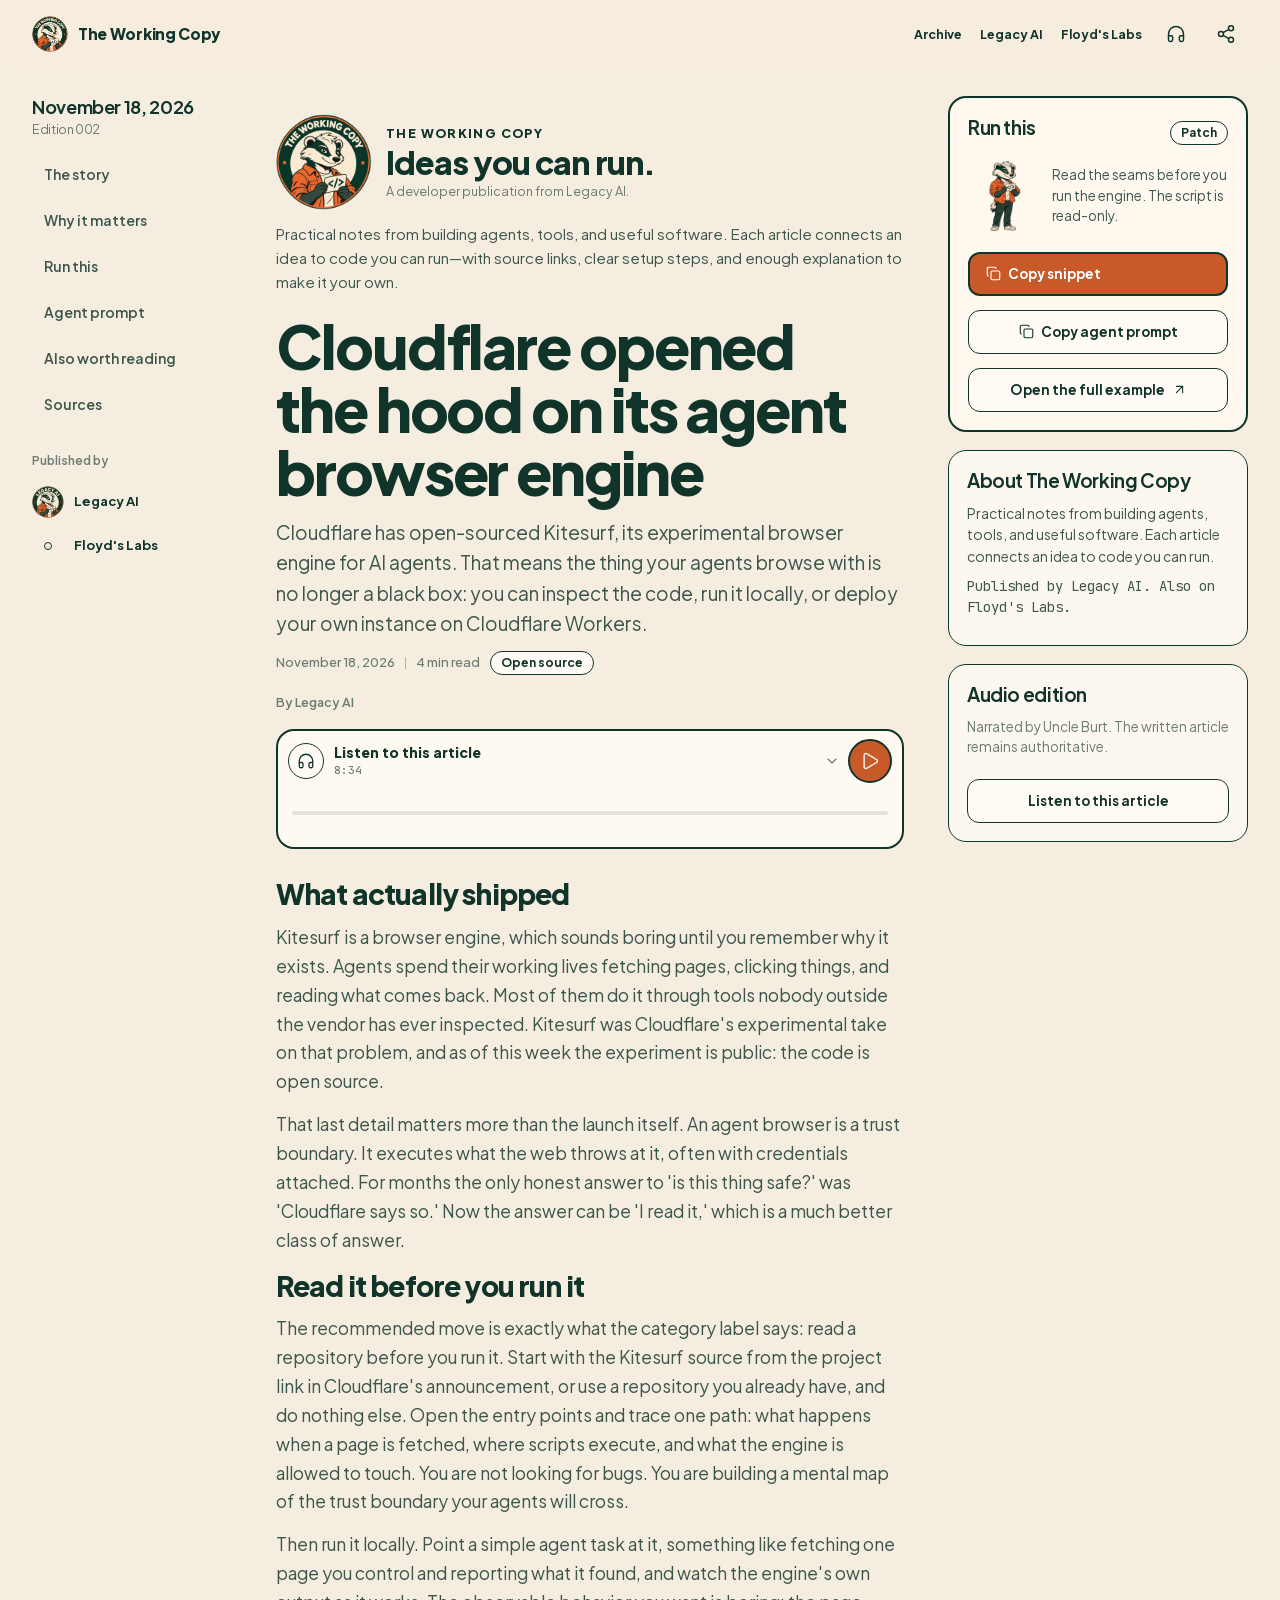
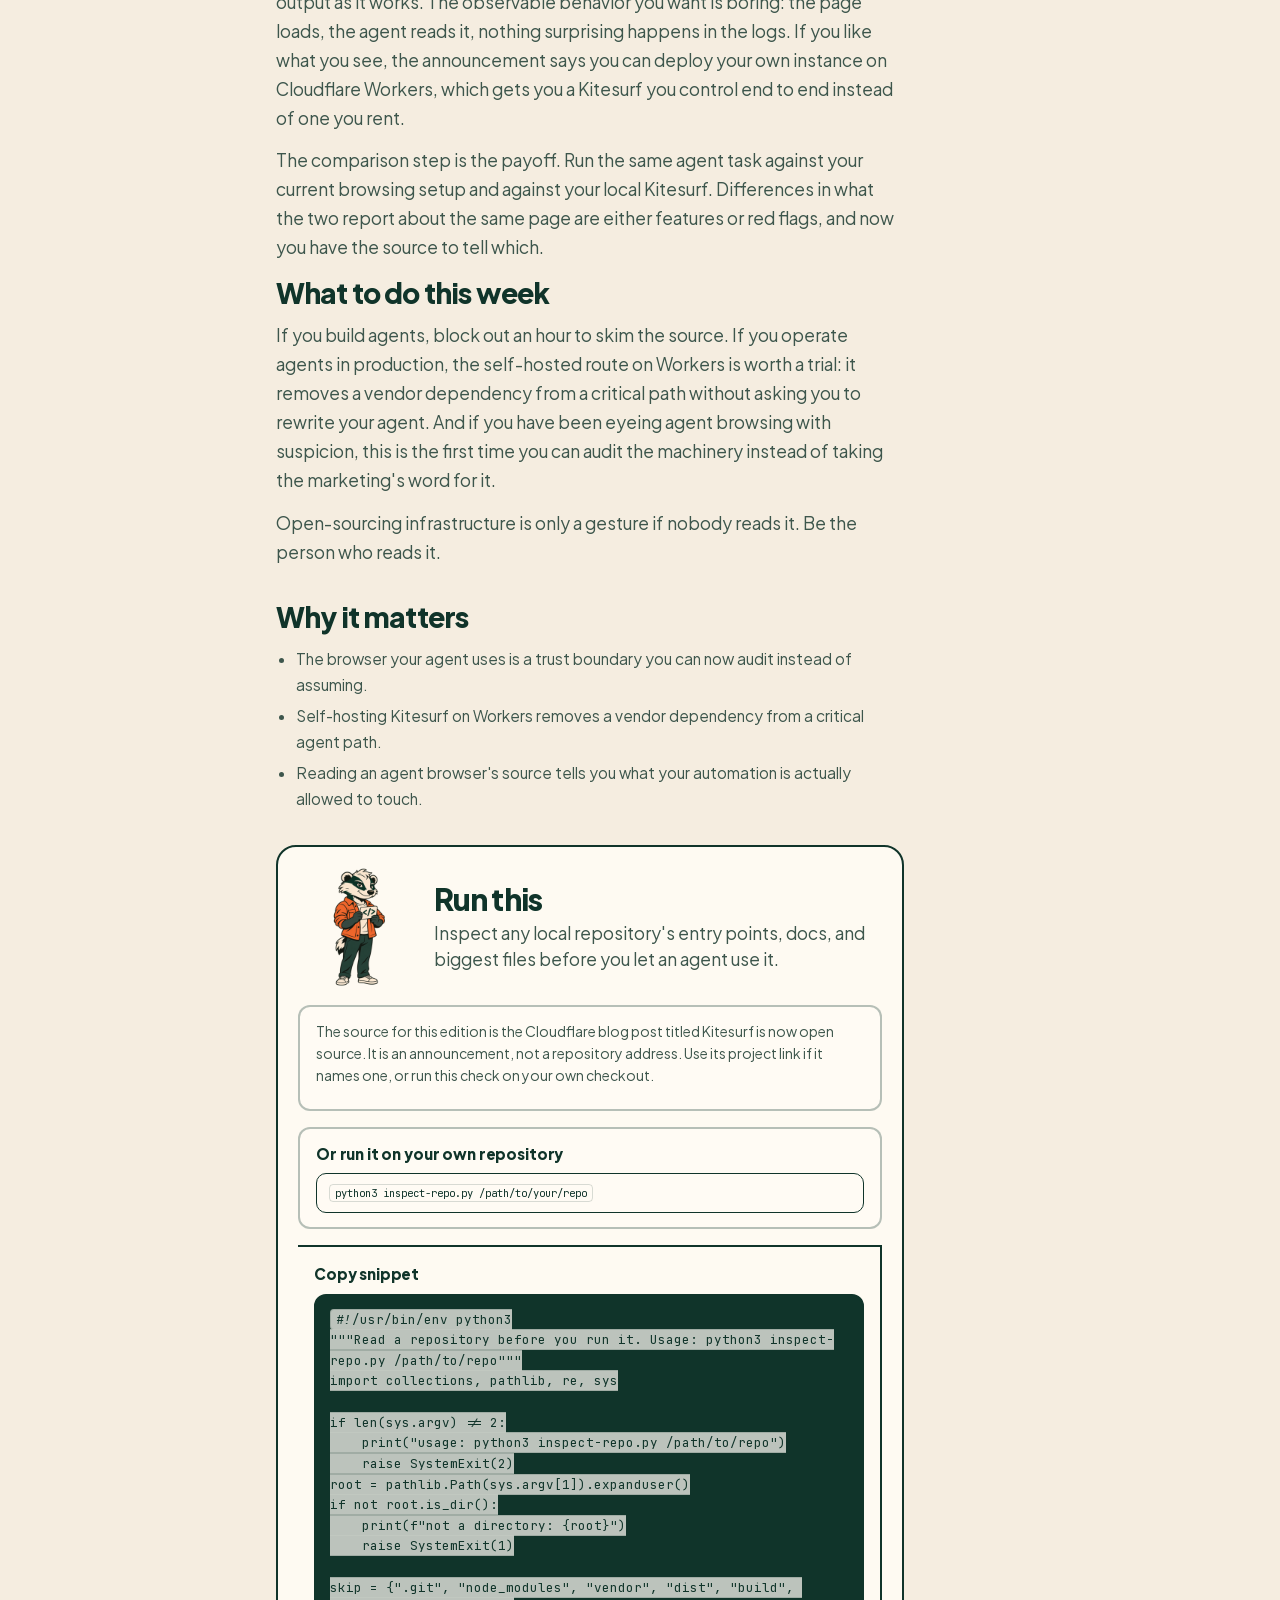
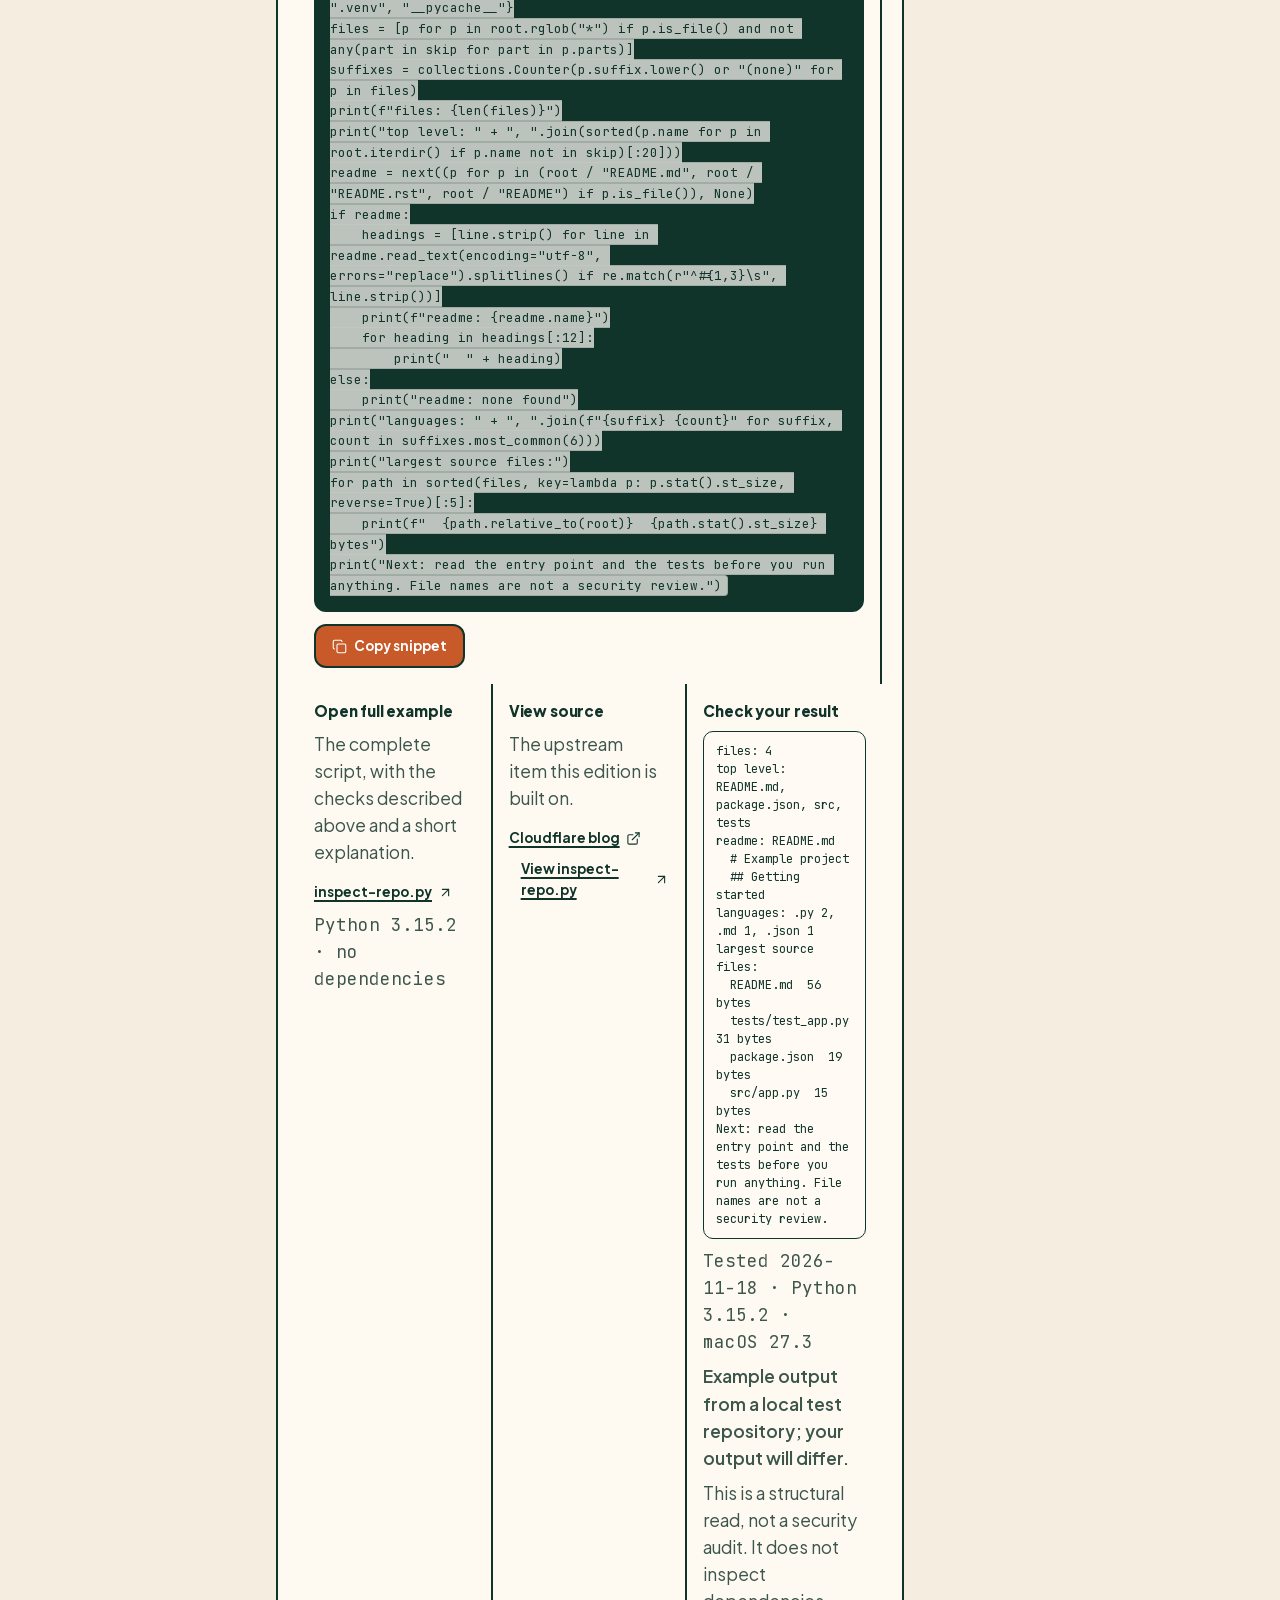
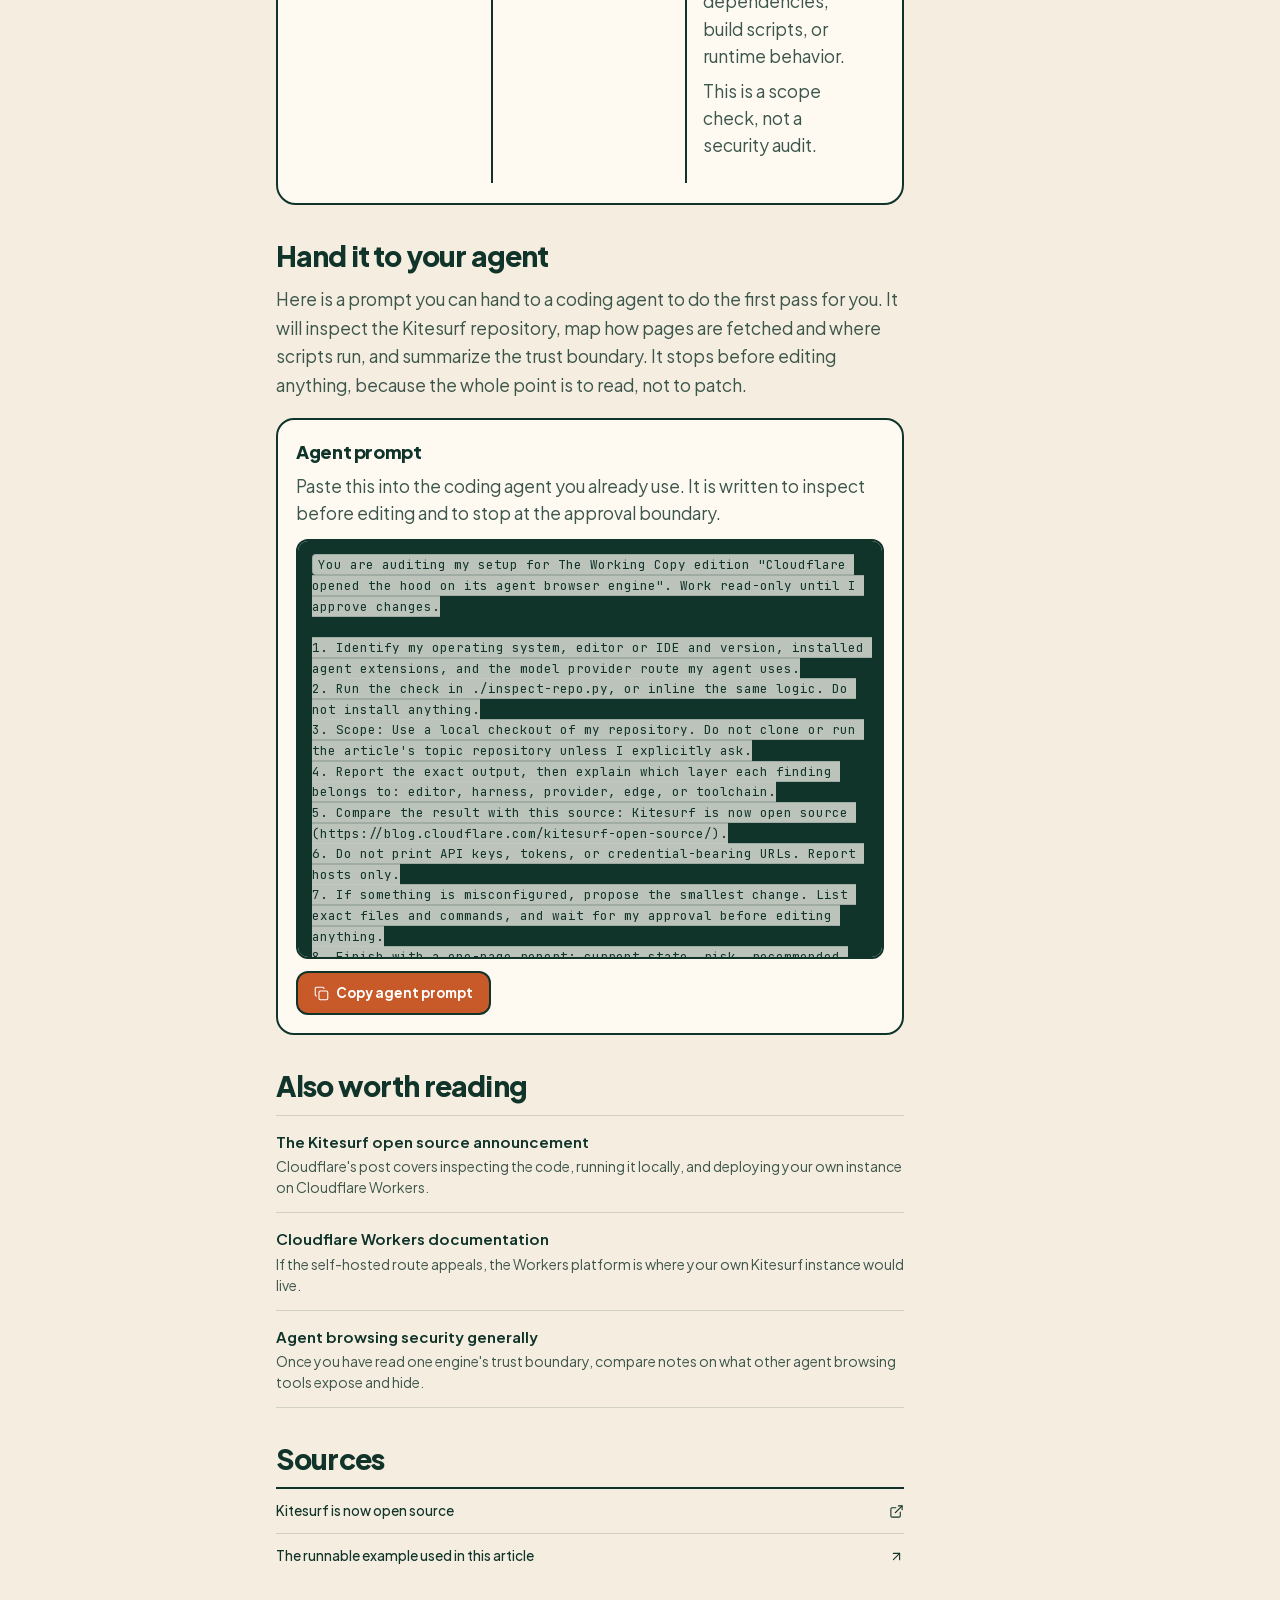
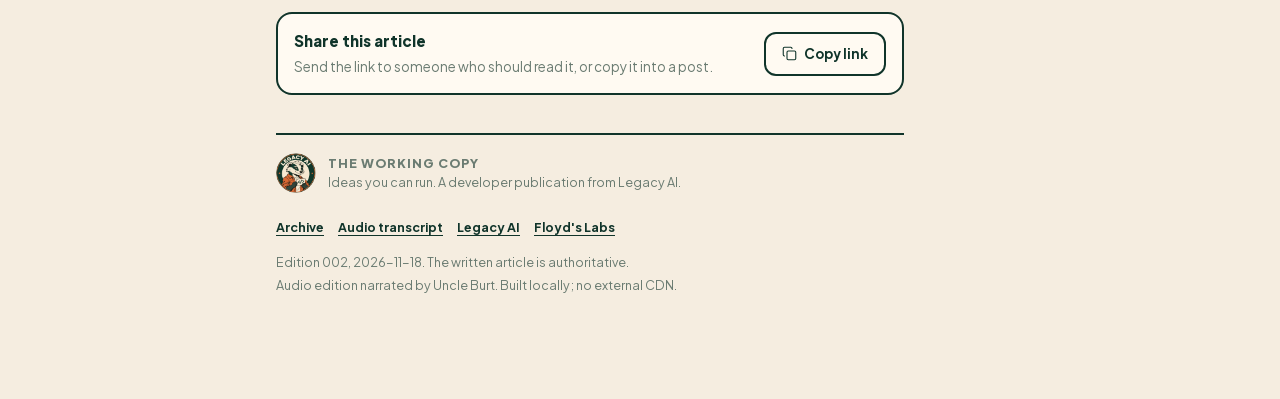
<file: editions/2026-11-18/index.html>
<!doctype html>
<html lang="en">
<head>
<meta charset="utf-8">
<meta name="viewport" content="width=device-width, initial-scale=1, viewport-fit=cover">
<meta name="theme-color" content="#F5EDE0">
<title>Cloudflare opened the hood on its agent browser engine — The Working Copy</title>
<meta name="description" content="Kitesurf, an experimental browser engine built for AI agents, is now open source. You can read it, run it, or host your own copy on Workers.">
<meta property="og:title" content="Cloudflare opened the hood on its agent browser engine — The Working Copy">
<meta property="og:description" content="Kitesurf, an experimental browser engine built for AI agents, is now open source. You can read it, run it, or host your own copy on Workers.">
<meta property="og:type" content="article">


<link rel="icon" href="/assets/brand/working-copy-64.d32eb6afa1.png">
<link rel="icon" type="image/png" sizes="192x192" href="/assets/icons/icon-192.efb52459f7.png">
<link rel="icon" type="image/png" sizes="512x512" href="/assets/icons/icon-512.c35d2f70d8.png">
<link rel="apple-touch-icon" href="/assets/icons/apple-touch-icon-180.6fdb141b90.png">
<link rel="manifest" href="/manifest.webmanifest">
<meta name="apple-mobile-web-app-capable" content="yes">
<meta name="mobile-web-app-capable" content="yes">
<meta name="apple-mobile-web-app-status-bar-style" content="default">
<meta name="apple-mobile-web-app-title" content="The Working Copy">
<link rel="stylesheet" href="/assets/styles.1b5d6aa369.css">
<link rel="canonical" href="https://theworkingcopy.floydslabs.com/editions/2026-11-18/">
<meta property="og:url" content="https://theworkingcopy.floydslabs.com/editions/2026-11-18/">
<meta property="og:image" content="https://theworkingcopy.floydslabs.com/assets/icons/icon-512.c35d2f70d8.png">
</head>
<body>
<svg class="sprite" aria-hidden="true" focusable="false"><symbol id="i-arrow-up-right" viewBox="0 0 24 24"><path d="M7 7h10v10" />
  <path d="M7 17 17 7" /></symbol>
<symbol id="i-calendar" viewBox="0 0 24 24"><path d="M8 2v4" />
  <path d="M16 2v4" />
  <rect width="18" height="18" x="3" y="4" rx="2" />
  <path d="M3 10h18" /></symbol>
<symbol id="i-check" viewBox="0 0 24 24"><path d="M20 6 9 17l-5-5" /></symbol>
<symbol id="i-chevron-down" viewBox="0 0 24 24"><path d="m6 9 6 6 6-6" /></symbol>
<symbol id="i-chevron-up" viewBox="0 0 24 24"><path d="m18 15-6-6-6 6" /></symbol>
<symbol id="i-clock" viewBox="0 0 24 24"><path d="M12 6v6l4 2" />
  <circle cx="12" cy="12" r="10" /></symbol>
<symbol id="i-copy" viewBox="0 0 24 24"><rect width="14" height="14" x="8" y="8" rx="2" ry="2" />
  <path d="M4 16c-1.1 0-2-.9-2-2V4c0-1.1.9-2 2-2h10c1.1 0 2 .9 2 2" /></symbol>
<symbol id="i-download" viewBox="0 0 24 24"><path d="M12 15V3" />
  <path d="M21 15v4a2 2 0 0 1-2 2H5a2 2 0 0 1-2-2v-4" />
  <path d="m7 10 5 5 5-5" /></symbol>
<symbol id="i-external-link" viewBox="0 0 24 24"><path d="M15 3h6v6" />
  <path d="M10 14 21 3" />
  <path d="M18 13v6a2 2 0 0 1-2 2H5a2 2 0 0 1-2-2V8a2 2 0 0 1 2-2h6" /></symbol>
<symbol id="i-headphones" viewBox="0 0 24 24"><path d="M3 14h3a2 2 0 0 1 2 2v3a2 2 0 0 1-2 2H5a2 2 0 0 1-2-2v-7a9 9 0 0 1 18 0v7a2 2 0 0 1-2 2h-1a2 2 0 0 1-2-2v-3a2 2 0 0 1 2-2h3" /></symbol>
<symbol id="i-menu" viewBox="0 0 24 24"><path d="M4 5h16" />
  <path d="M4 12h16" />
  <path d="M4 19h16" /></symbol>
<symbol id="i-pause" viewBox="0 0 24 24"><rect x="14" y="3" width="5" height="18" rx="1" />
  <rect x="5" y="3" width="5" height="18" rx="1" /></symbol>
<symbol id="i-play" viewBox="0 0 24 24"><path d="M5 5a2 2 0 0 1 3.008-1.728l11.997 6.998a2 2 0 0 1 .003 3.458l-12 7A2 2 0 0 1 5 19z" /></symbol>
<symbol id="i-server" viewBox="0 0 24 24"><rect width="20" height="8" x="2" y="2" rx="2" ry="2" />
  <rect width="20" height="8" x="2" y="14" rx="2" ry="2" />
  <line x1="6" x2="6.01" y1="6" y2="6" />
  <line x1="6" x2="6.01" y1="18" y2="18" /></symbol>
<symbol id="i-share-2" viewBox="0 0 24 24"><circle cx="18" cy="5" r="3" />
  <circle cx="6" cy="12" r="3" />
  <circle cx="18" cy="19" r="3" />
  <line x1="8.59" x2="15.42" y1="13.51" y2="17.49" />
  <line x1="15.41" x2="8.59" y1="6.51" y2="10.49" /></symbol>
<symbol id="i-shield-check" viewBox="0 0 24 24"><path d="M20 13c0 5-3.5 7.5-7.66 8.95a1 1 0 0 1-.67-.01C7.5 20.5 4 18 4 13V6a1 1 0 0 1 1-1c2 0 4.5-1.2 6.24-2.72a1.17 1.17 0 0 1 1.52 0C14.51 3.81 17 5 19 5a1 1 0 0 1 1 1z" />
  <path d="m9 12 2 2 4-4" /></symbol>
<symbol id="i-x" viewBox="0 0 24 24"><path d="M18 6 6 18" />
  <path d="m6 6 12 12" /></symbol></svg>

<a class="skip" href="#main">Skip to content</a>

<header class="topbar" id="topbar">
  <div class="topbar-inner">
    <a class="brand" href="#main" aria-label="The Working Copy">
      <img class="brand-logo" src="/assets/brand/working-copy-256.aff5e3278e.png" alt="" width="36" height="36">
      <span class="brand-name">The Working Copy</span>
    </a>
    <div class="top-actions">
      <a class="top-link" href="/archive/">Archive</a>
      <a class="top-link" href="https://legacyai.space">Legacy AI</a>
      <a class="top-link" href="https://floydslabs.com">Floyd's Labs</a>
      <button class="icon-btn" data-open-audio aria-label="Listen to this article">
        <svg class="icon" aria-hidden="true"><use href="#i-headphones"/></svg>
      </button>
      <button class="icon-btn" id="shareTop" aria-label="Share this article">
        <svg class="icon" aria-hidden="true"><use href="#i-share-2"/></svg>
      </button>
    </div>
  </div>
</header>

<div class="shell">
  <aside class="rail" aria-label="Article navigation">
    <div class="rail-block">
      <p class="rail-date">November 18, 2026<span>Edition 002</span></p>
      <nav class="rail-nav" aria-label="In this article">
        <a class="rail-link" href="#story">The story</a>
        <a class="rail-link" href="#why">Why it matters</a>
        <a class="rail-link" href="#run">Run this</a>
        <a class="rail-link" href="#agent">Agent prompt</a>
        <a class="rail-link" href="#watch">Also worth reading</a>
        <a class="rail-link" href="#sources">Sources</a>
      </nav>
    </div>
    <div class="rail-block">
      <p class="rail-label">Published by</p>
      <a class="publisher-link" href="https://legacyai.space"><img src="/assets/brand/legacy-ai-256.001d2635f0.png" alt="" width="32" height="32">Legacy AI</a>
      <a class="publisher-link" href="https://floydslabs.com"><span class="publisher-dot" aria-hidden="true"></span>Floyd's Labs</a>
    </div>
  </aside>

  <main id="main" class="main">
    <div class="masthead">
      <img class="masthead-logo" src="/assets/brand/working-copy-256.aff5e3278e.png" alt="The Working Copy circular logo" width="72" height="72">
      <div class="masthead-copy">
        <p class="masthead-name">The Working Copy</p>
        <p class="masthead-tagline">Ideas you can run.</p>
        <p class="masthead-publisher">A developer publication from Legacy AI.</p>
      </div>
    </div>
    <p class="publication-intro">Practical notes from building agents, tools, and useful software. Each article connects an idea to code you can run—with source links, clear setup steps, and enough explanation to make it your own.</p>

    <header class="article-head">
      <h1>Cloudflare opened the hood on its agent browser engine</h1>
      <p class="article-lede">Cloudflare has open-sourced Kitesurf, its experimental browser engine for AI agents. That means the thing your agents browse with is no longer a black box: you can inspect the code, run it locally, or deploy your own instance on Cloudflare Workers.</p>
      <div class="meta-line">
        <span>November 18, 2026</span>
        <span class="meta-sep" aria-hidden="true"></span>
        <span>4 min read</span>
        <span class="chip">Open source</span>
      </div>
      <p class="byline">By Legacy AI</p>
    </header>

    <section class="listen-panel" id="listen" aria-labelledby="listen-title" data-audio-panel>
      <div class="listen-bar">
        <button class="listen-toggle" data-audio-expand aria-expanded="false" aria-controls="audioExtra">
          <span class="listen-icon" aria-hidden="true"><svg class="icon"><use href="#i-headphones"/></svg></span>
          <span class="listen-bar-copy">
            <strong id="listen-title">Listen to this article</strong>
            <span class="mono" data-audio-clock>8:34</span>
          </span>
          <svg class="icon listen-chevron" aria-hidden="true"><use href="#i-chevron-down"/></svg>
        </button>
        <button class="play play-compact" data-audio-toggle aria-label="Play the audio edition">
          <svg class="icon icon-play" aria-hidden="true"><use href="#i-play"/></svg>
          <svg class="icon icon-pause" aria-hidden="true"><use href="#i-pause"/></svg>
        </button>
      </div>
      <div class="listen-seek" role="slider" tabindex="0" aria-label="Seek the audio edition" aria-valuemin="0" aria-valuemax="100" aria-valuenow="0" data-audio-seek>
        <span class="track"><span class="track-fill" data-audio-fill></span></span>
      </div>
      <div class="listen-extra" id="audioExtra">
        <div class="listen-extra-inner">
          <button class="listen-control" data-audio-back aria-label="Rewind 10 seconds"><span class="mono">-10</span></button>
          <button class="listen-control" data-audio-stop aria-label="Stop audio">Stop</button>
          <button class="listen-control" data-audio-forward aria-label="Forward 10 seconds"><span class="mono">+10</span></button>
          <a class="listen-control" href="/assets/audio/2026-11-18.ad3b70caa2.mp3" download>Download</a>
        </div>
      </div>
      <audio id="articleAudio" src="/assets/audio/2026-11-18.ad3b70caa2.mp3" preload="metadata"></audio>
    </section>

    <div class="article-body">
      <section id="story">
<h2>What actually shipped</h2>
<p>Kitesurf is a browser engine, which sounds boring until you remember why it exists. Agents spend their working lives fetching pages, clicking things, and reading what comes back. Most of them do it through tools nobody outside the vendor has ever inspected. Kitesurf was Cloudflare&#x27;s experimental take on that problem, and as of this week the experiment is public: the code is open source.</p>
<p>That last detail matters more than the launch itself. An agent browser is a trust boundary. It executes what the web throws at it, often with credentials attached. For months the only honest answer to &#x27;is this thing safe?&#x27; was &#x27;Cloudflare says so.&#x27; Now the answer can be &#x27;I read it,&#x27; which is a much better class of answer.</p>
<h2>Read it before you run it</h2>
<p>The recommended move is exactly what the category label says: read a repository before you run it. Start with the Kitesurf source from the project link in Cloudflare&#x27;s announcement, or use a repository you already have, and do nothing else. Open the entry points and trace one path: what happens when a page is fetched, where scripts execute, and what the engine is allowed to touch. You are not looking for bugs. You are building a mental map of the trust boundary your agents will cross.</p>
<p>Then run it locally. Point a simple agent task at it, something like fetching one page you control and reporting what it found, and watch the engine&#x27;s own output as it works. The observable behavior you want is boring: the page loads, the agent reads it, nothing surprising happens in the logs. If you like what you see, the announcement says you can deploy your own instance on Cloudflare Workers, which gets you a Kitesurf you control end to end instead of one you rent.</p>
<p>The comparison step is the payoff. Run the same agent task against your current browsing setup and against your local Kitesurf. Differences in what the two report about the same page are either features or red flags, and now you have the source to tell which.</p>
<h2>What to do this week</h2>
<p>If you build agents, block out an hour to skim the source. If you operate agents in production, the self-hosted route on Workers is worth a trial: it removes a vendor dependency from a critical path without asking you to rewrite your agent. And if you have been eyeing agent browsing with suspicion, this is the first time you can audit the machinery instead of taking the marketing&#x27;s word for it.</p>
<p>Open-sourcing infrastructure is only a gesture if nobody reads it. Be the person who reads it.</p>
      </section>

      <section id="why">
        <h2>Why it matters</h2>
        <ul class="checklist">
          <li>The browser your agent uses is a trust boundary you can now audit instead of assuming.</li>
          <li>Self-hosting Kitesurf on Workers removes a vendor dependency from a critical agent path.</li>
          <li>Reading an agent browser&#x27;s source tells you what your automation is actually allowed to touch.</li>
        </ul>
      </section>

      <section class="run-this" id="run" aria-labelledby="run-title">
        <div class="run-head">
          <img class="patch" src="/assets/brand/patch-320.7f34876db4.png" srcset="/assets/brand/patch-320.7f34876db4.png 320w, /assets/brand/patch-640.ee0c24400f.png 640w" sizes="120px" alt="Patch, the Working Copy badger, holding a code card" width="120" height="120">
          <div>
            <h2 id="run-title">Run this</h2>
            <p>Inspect any local repository&#x27;s entry points, docs, and biggest files before you let an agent use it.</p>
          </div>
        </div>
        <div class="run-scope"><p class="section-note">The source for this edition is the Cloudflare blog post titled Kitesurf is now open source. It is an announcement, not a repository address. Use its project link if it names one, or run this check on your own checkout.</p></div><div class="run-scope"><h3>Or run it on your own repository</h3><pre class="output"><code>python3 inspect-repo.py /path/to/your/repo</code></pre></div>
        <div class="run-grid">
          <div class="run-step run-code">
            <h3>Copy snippet</h3>
            <pre><code id="run-snippet">#!/usr/bin/env python3
&quot;&quot;&quot;Read a repository before you run it. Usage: python3 inspect-repo.py /path/to/repo&quot;&quot;&quot;
import collections, pathlib, re, sys

if len(sys.argv) != 2:
    print(&quot;usage: python3 inspect-repo.py /path/to/repo&quot;)
    raise SystemExit(2)
root = pathlib.Path(sys.argv[1]).expanduser()
if not root.is_dir():
    print(f&quot;not a directory: {root}&quot;)
    raise SystemExit(1)

skip = {&quot;.git&quot;, &quot;node_modules&quot;, &quot;vendor&quot;, &quot;dist&quot;, &quot;build&quot;, &quot;.venv&quot;, &quot;__pycache__&quot;}
files = [p for p in root.rglob(&quot;*&quot;) if p.is_file() and not any(part in skip for part in p.parts)]
suffixes = collections.Counter(p.suffix.lower() or &quot;(none)&quot; for p in files)
print(f&quot;files: {len(files)}&quot;)
print(&quot;top level: &quot; + &quot;, &quot;.join(sorted(p.name for p in root.iterdir() if p.name not in skip)[:20]))
readme = next((p for p in (root / &quot;README.md&quot;, root / &quot;README.rst&quot;, root / &quot;README&quot;) if p.is_file()), None)
if readme:
    headings = [line.strip() for line in readme.read_text(encoding=&quot;utf-8&quot;, errors=&quot;replace&quot;).splitlines() if re.match(r&quot;^#{1,3}\s&quot;, line.strip())]
    print(f&quot;readme: {readme.name}&quot;)
    for heading in headings[:12]:
        print(&quot;  &quot; + heading)
else:
    print(&quot;readme: none found&quot;)
print(&quot;languages: &quot; + &quot;, &quot;.join(f&quot;{suffix} {count}&quot; for suffix, count in suffixes.most_common(6)))
print(&quot;largest source files:&quot;)
for path in sorted(files, key=lambda p: p.stat().st_size, reverse=True)[:5]:
    print(f&quot;  {path.relative_to(root)}  {path.stat().st_size} bytes&quot;)
print(&quot;Next: read the entry point and the tests before you run anything. File names are not a security review.&quot;)
</code></pre>
            <button class="btn-orange" data-copy-target="run-snippet">
              <svg class="icon icon-sm" aria-hidden="true"><use href="#i-copy"/></svg>
              <span>Copy snippet</span>
            </button>
          </div>
          <div class="run-step">
            <h3>Open full example</h3>
            <p>The complete script, with the checks described above and a short explanation.</p>
            <a class="run-link" href="/editions/2026-11-18/run/inspect-repo.py">inspect-repo.py<svg class="icon icon-sm" aria-hidden="true"><use href="#i-arrow-up-right"/></svg></a>
            <p class="mono-note">Python 3.15.2 · no dependencies</p>
          </div>
          <div class="run-step">
            <h3>View source</h3>
            <p>The upstream item this edition is built on.</p>
            <a class="run-link" href="https://blog.cloudflare.com/kitesurf-open-source/">Cloudflare blog<svg class="icon icon-sm" aria-hidden="true"><use href="#i-external-link"/></svg></a>
            <a class="run-link" href="/editions/2026-11-18/run/inspect-repo.py">View inspect-repo.py<svg class="icon icon-sm" aria-hidden="true"><use href="#i-arrow-up-right"/></svg></a>
          </div>
          <div class="run-step run-result">
            <h3>Check your result</h3>
            <pre class="output">files: 4
top level: README.md, package.json, src, tests
readme: README.md
  # Example project
  ## Getting started
languages: .py 2, .md 1, .json 1
largest source files:
  README.md  56 bytes
  tests/test_app.py  31 bytes
  package.json  19 bytes
  src/app.py  15 bytes
Next: read the entry point and the tests before you run anything. File names are not a security review.</pre>
            <p class="mono-note">Tested 2026-11-18 · Python 3.15.2 · macOS 27.3</p>
            <p class="provenance">Example output from a local test repository; your output will differ.</p>
            <p class="limit">This is a structural read, not a security audit. It does not inspect dependencies, build scripts, or runtime behavior.</p>
            <p class="limit">This is a scope check, not a security audit.</p>
          </div>
        </div>
      </section>

      <section id="agent">
        <h2>Hand it to your agent</h2>
        <p>Here is a prompt you can hand to a coding agent to do the first pass for you. It will inspect the Kitesurf repository, map how pages are fetched and where scripts run, and summarize the trust boundary. It stops before editing anything, because the whole point is to read, not to patch.</p>
        <div class="agent-prompt">
          <h3>Agent prompt</h3>
          <p>Paste this into the coding agent you already use. It is written to inspect before editing and to stop at the approval boundary.</p>
          <pre><code id="agent-prompt">You are auditing my setup for The Working Copy edition &quot;Cloudflare opened the hood on its agent browser engine&quot;. Work read-only until I approve changes.

1. Identify my operating system, editor or IDE and version, installed agent extensions, and the model provider route my agent uses.
2. Run the check in ./inspect-repo.py, or inline the same logic. Do not install anything.
3. Scope: Use a local checkout of my repository. Do not clone or run the article&#x27;s topic repository unless I explicitly ask.
4. Report the exact output, then explain which layer each finding belongs to: editor, harness, provider, edge, or toolchain.
5. Compare the result with this source: Kitesurf is now open source (https://blog.cloudflare.com/kitesurf-open-source/).
6. Do not print API keys, tokens, or credential-bearing URLs. Report hosts only.
7. If something is misconfigured, propose the smallest change. List exact files and commands, and wait for my approval before editing anything.
8. Finish with a one-page report: current state, risk, recommended change, verification step, and what you could not verify.</code></pre>
          <button class="btn-orange" data-copy-target="agent-prompt">
            <svg class="icon icon-sm" aria-hidden="true"><use href="#i-copy"/></svg>
            <span>Copy agent prompt</span>
          </button>
        </div>
      </section>

      <section id="watch">
        <h2>Also worth reading</h2>
        <ul class="watch-list">
          <li><strong class="watch-title">The Kitesurf open source announcement</strong><span class="watch-detail">Cloudflare&#x27;s post covers inspecting the code, running it locally, and deploying your own instance on Cloudflare Workers.</span></li>
          <li><strong class="watch-title">Cloudflare Workers documentation</strong><span class="watch-detail">If the self-hosted route appeals, the Workers platform is where your own Kitesurf instance would live.</span></li>
          <li><strong class="watch-title">Agent browsing security generally</strong><span class="watch-detail">Once you have read one engine&#x27;s trust boundary, compare notes on what other agent browsing tools expose and hide.</span></li>
        </ul>
      </section>

      <section id="sources">
        <h2>Sources</h2>
        <ul class="source-list source-list-inline">
          <li><a href="https://blog.cloudflare.com/kitesurf-open-source/">Kitesurf is now open source<svg class="icon icon-sm" aria-hidden="true"><use href="#i-external-link"/></svg></a></li>
          <li><a href="/editions/2026-11-18/run/inspect-repo.py">The runnable example used in this article<svg class="icon icon-sm" aria-hidden="true"><use href="#i-arrow-up-right"/></svg></a></li>
        </ul>
      </section>
    </div>

    <section class="share-copy">
      <div>
        <p class="share-copy-title">Share this article</p>
        <p class="section-note">Send the link to someone who should read it, or copy it into a post.</p>
      </div>
      <button class="btn-outline" id="copyLink">
        <svg class="icon icon-sm" aria-hidden="true"><use href="#i-copy"/></svg>
        <span>Copy link</span>
      </button>
    </section>

    <footer class="edition-foot">
      <div class="publisher">
        <img src="/assets/brand/legacy-ai-256.001d2635f0.png" alt="Legacy AI" width="40" height="40">
        <div>
          <p class="publisher-name">The Working Copy</p>
          <p>Ideas you can run. A developer publication from Legacy AI.</p>
        </div>
      </div>
      <p class="foot-links"><a href="/archive/">Archive</a><a href="/editions/2026-11-18/audio/2026-11-18-narration.md">Audio transcript</a><a href="https://legacyai.space">Legacy AI</a><a href="https://floydslabs.com">Floyd's Labs</a></p>
      <p>Edition 002, 2026-11-18. The written article is authoritative.</p>
      <p>Audio edition narrated by Uncle Burt. Built locally; no external CDN.</p>
    </footer>
  </main>

  <aside class="aside" aria-label="Run this and about">
    <section class="listen-card glass">
      <div class="listen-head"><h2>Run this</h2><span class="chip">Patch</span></div>
      <div class="aside-run">
        <img class="aside-patch" src="/assets/brand/patch-320.7f34876db4.png" alt="Patch, the Working Copy badger" width="72" height="72">
        <p>Read the seams before you run the engine. The script is read-only.</p>
      </div>
      <button class="btn-orange" data-copy-target="run-snippet">
        <svg class="icon icon-sm" aria-hidden="true"><use href="#i-copy"/></svg>
        <span>Copy snippet</span>
      </button>
      <button class="btn-secondary" data-copy-target="agent-prompt">
        <svg class="icon icon-sm" aria-hidden="true"><use href="#i-copy"/></svg>
        <span>Copy agent prompt</span>
      </button>
      <a class="btn-secondary" href="/editions/2026-11-18/run/inspect-repo.py">Open the full example<svg class="icon icon-sm" aria-hidden="true"><use href="#i-arrow-up-right"/></svg></a>
    </section>

    <section class="about-card">
      <h2>About The Working Copy</h2>
      <p>Practical notes from building agents, tools, and useful software. Each article connects an idea to code you can run.</p>
      <p class="mono-note">Published by Legacy AI. Also on Floyd's Labs.</p>
    </section>

    <section class="evidence-card">
      <h2>Audio edition</h2>
      <p class="section-note">Narrated by Uncle Burt. The written article remains authoritative.</p>
      <a class="btn-secondary" href="#listen" data-open-audio>Listen to this article</a>
    </section>
  </aside>
</div>

<div class="toast" id="toast" role="status" aria-live="polite" hidden></div>

<script src="/assets/app.088fed186b.js"></script>
</body>
</html>
</file>
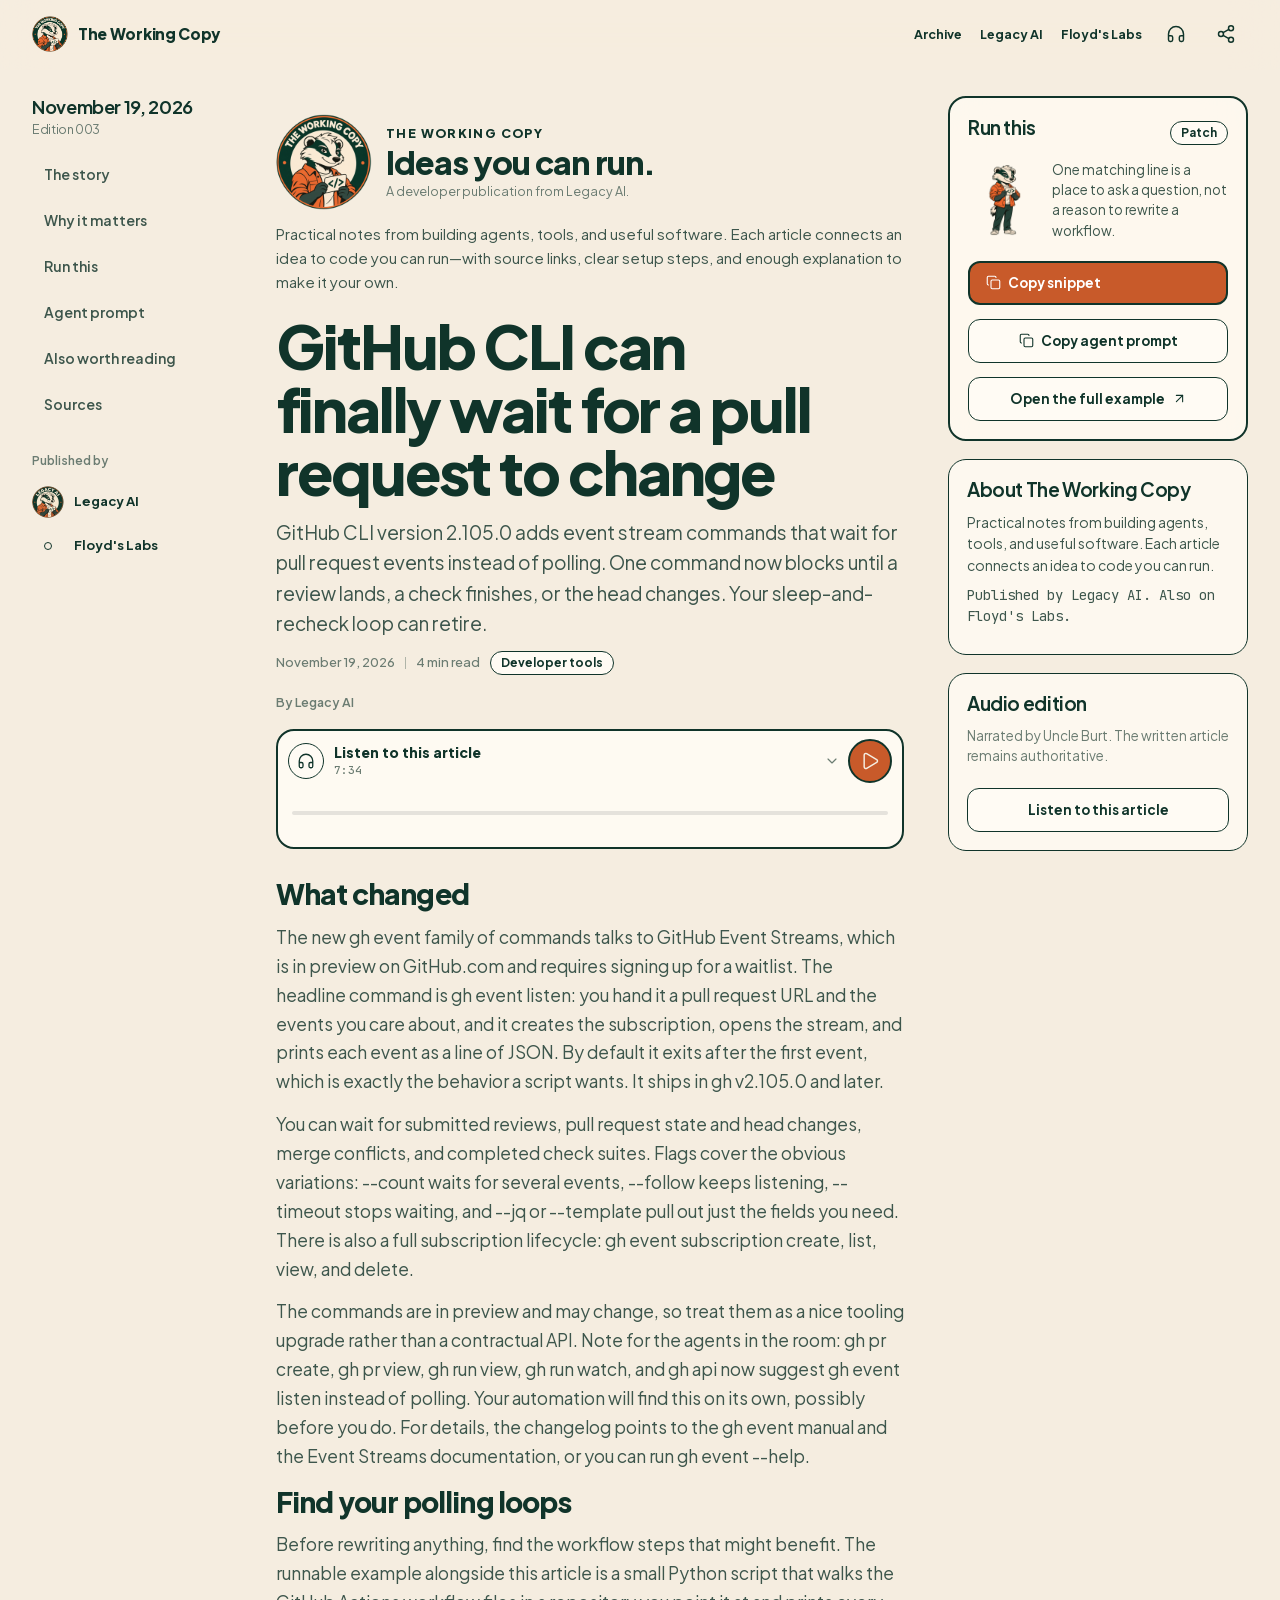
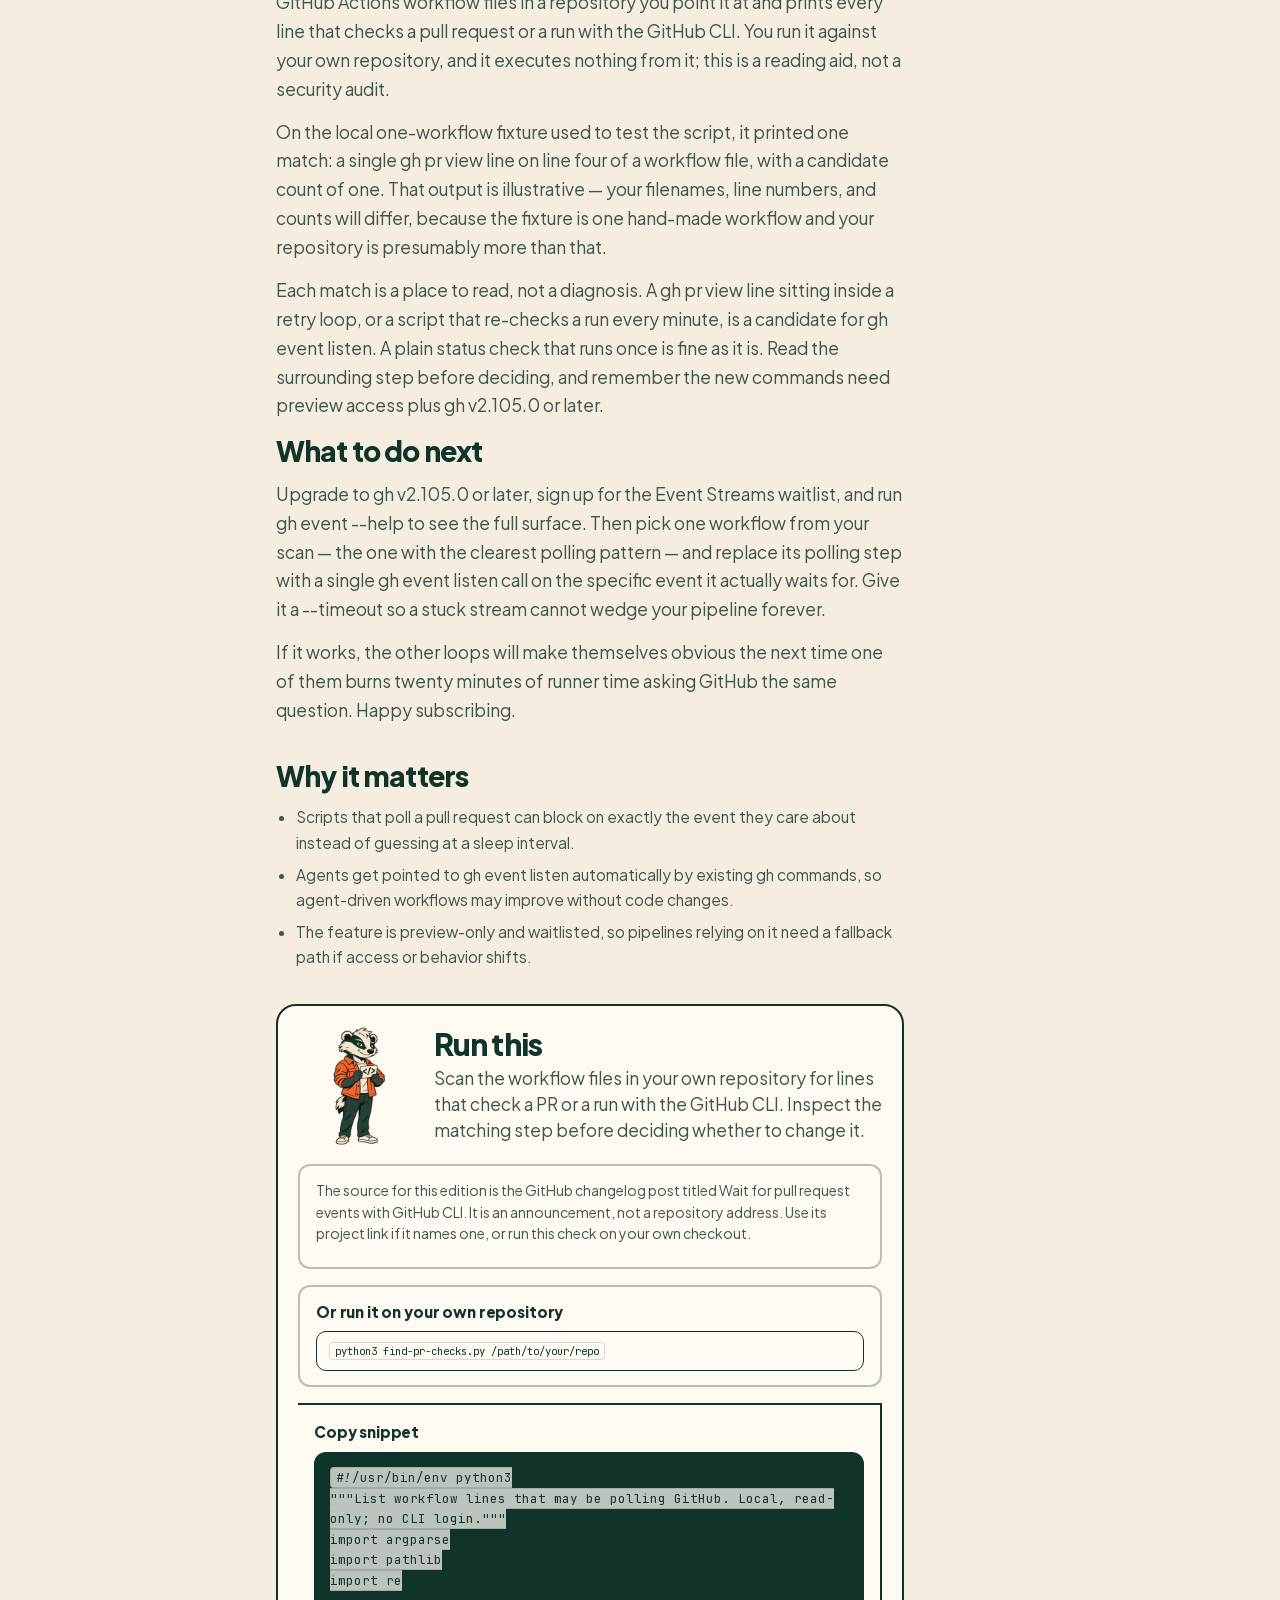
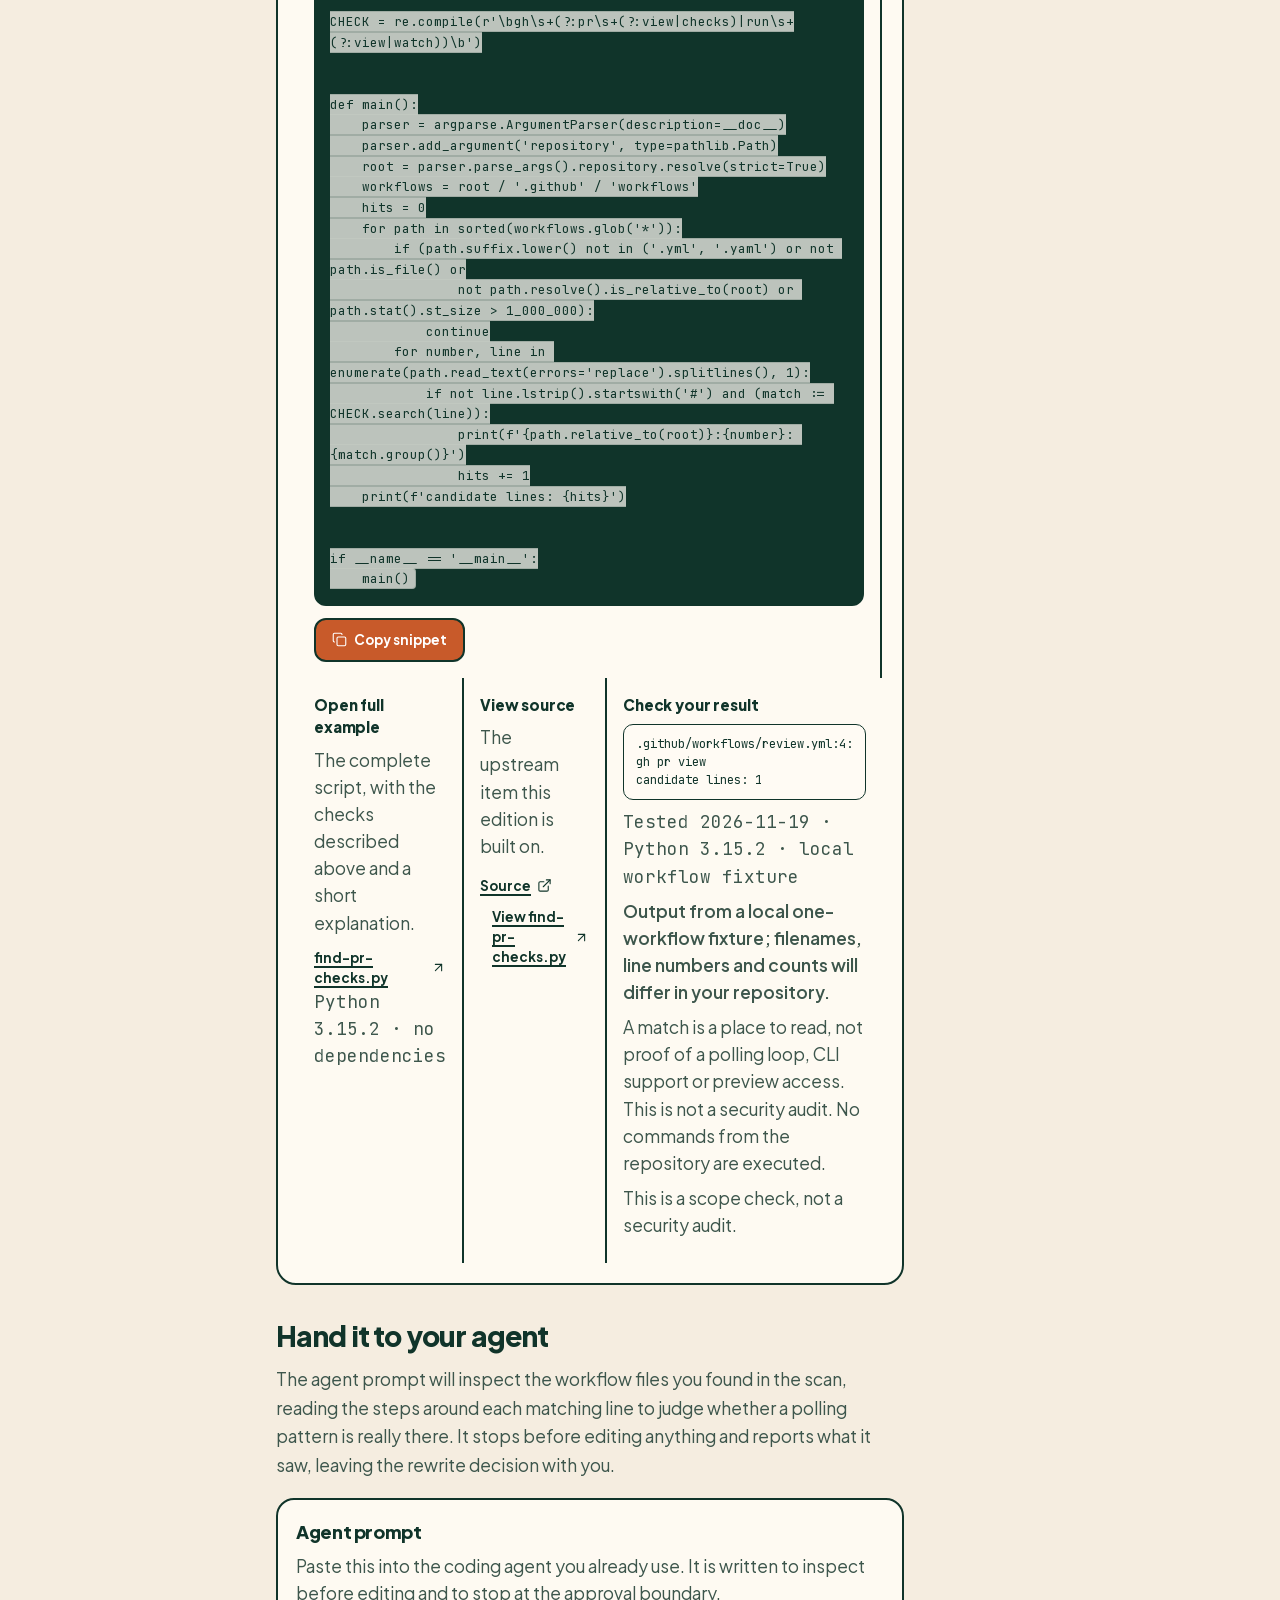
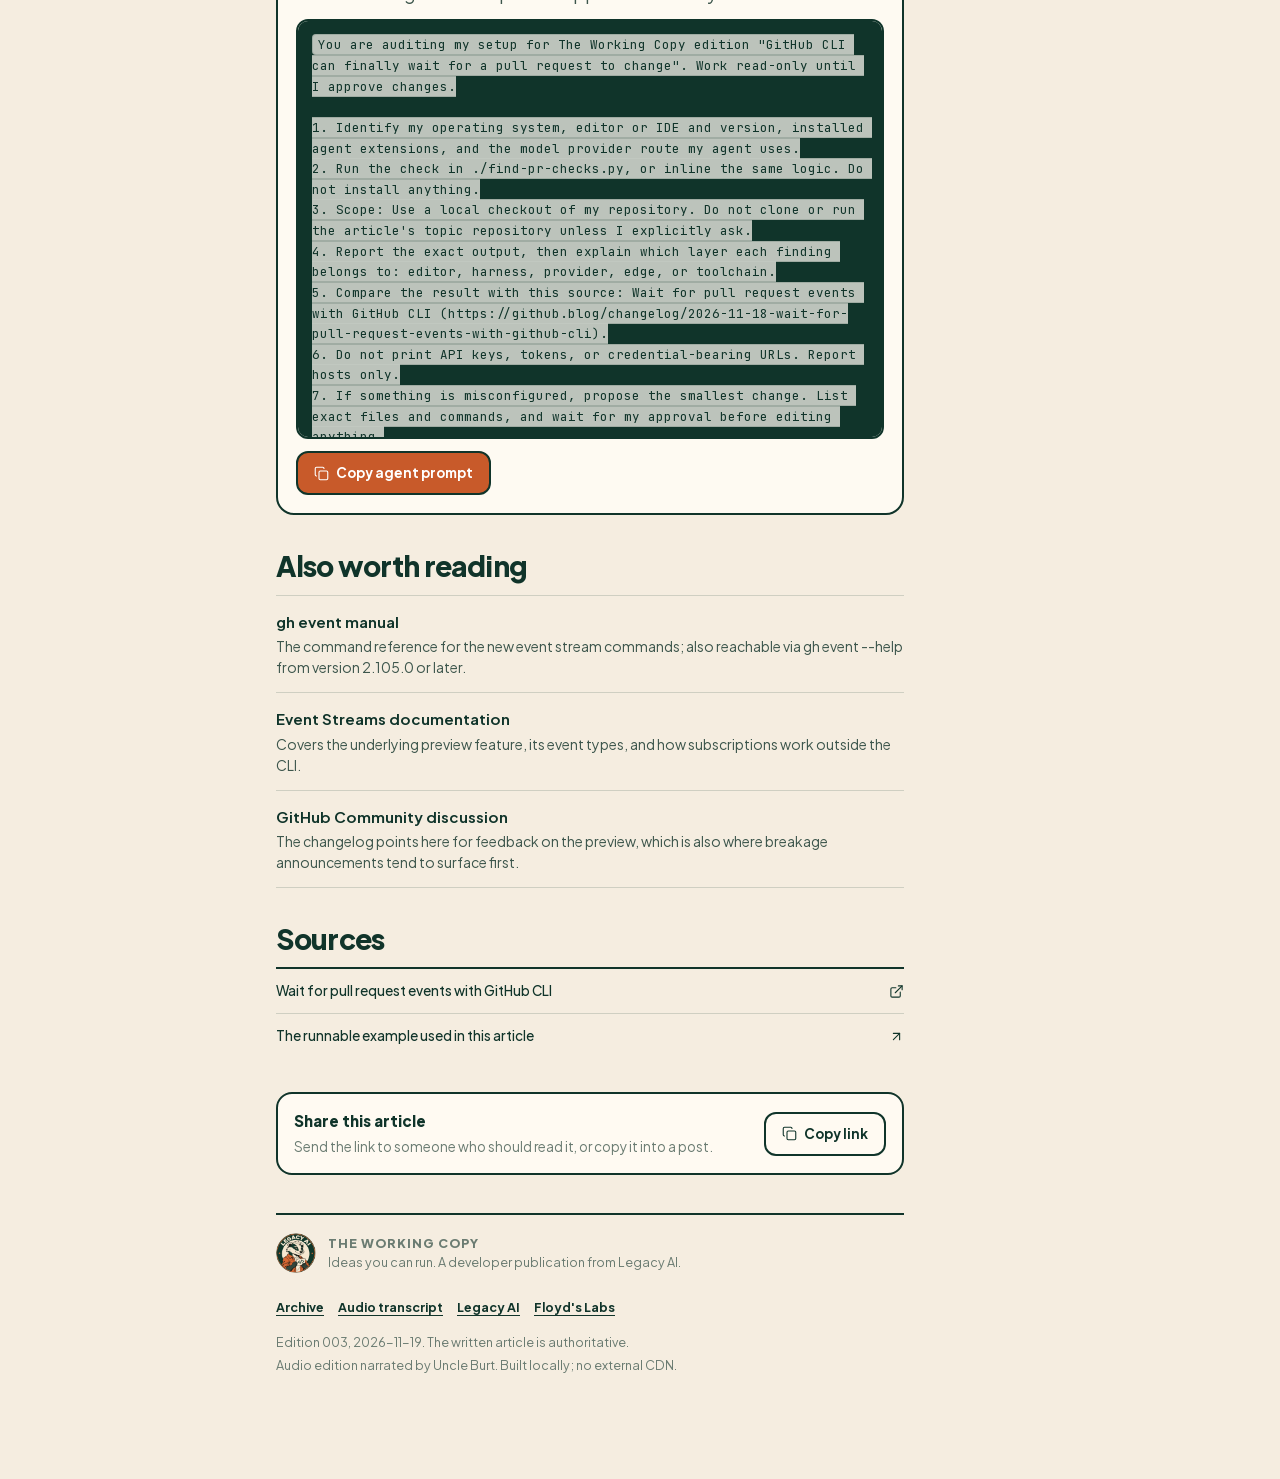
<file: editions/2026-11-19/index.html>
<!doctype html>
<html lang="en">
<head>
<meta charset="utf-8">
<meta name="viewport" content="width=device-width, initial-scale=1, viewport-fit=cover">
<meta name="theme-color" content="#F5EDE0">
<title>GitHub CLI can finally wait for a pull request to change — The Working Copy</title>
<meta name="description" content="gh v2.105.0 adds event streams, so scripts and agents can subscribe to reviews and checks instead of sleeping in a polling loop.">
<meta property="og:title" content="GitHub CLI can finally wait for a pull request to change — The Working Copy">
<meta property="og:description" content="gh v2.105.0 adds event streams, so scripts and agents can subscribe to reviews and checks instead of sleeping in a polling loop.">
<meta property="og:type" content="article">


<link rel="icon" href="/assets/brand/working-copy-64.d32eb6afa1.png">
<link rel="icon" type="image/png" sizes="192x192" href="/assets/icons/icon-192.efb52459f7.png">
<link rel="icon" type="image/png" sizes="512x512" href="/assets/icons/icon-512.c35d2f70d8.png">
<link rel="apple-touch-icon" href="/assets/icons/apple-touch-icon-180.6fdb141b90.png">
<link rel="manifest" href="/manifest.webmanifest">
<meta name="apple-mobile-web-app-capable" content="yes">
<meta name="mobile-web-app-capable" content="yes">
<meta name="apple-mobile-web-app-status-bar-style" content="default">
<meta name="apple-mobile-web-app-title" content="The Working Copy">
<link rel="stylesheet" href="/assets/styles.1b5d6aa369.css">
<link rel="canonical" href="https://theworkingcopy.floydslabs.com/editions/2026-11-19/">
<meta property="og:url" content="https://theworkingcopy.floydslabs.com/editions/2026-11-19/">
<meta property="og:image" content="https://theworkingcopy.floydslabs.com/assets/icons/icon-512.c35d2f70d8.png">
</head>
<body>
<svg class="sprite" aria-hidden="true" focusable="false"><symbol id="i-arrow-up-right" viewBox="0 0 24 24"><path d="M7 7h10v10" />
  <path d="M7 17 17 7" /></symbol>
<symbol id="i-calendar" viewBox="0 0 24 24"><path d="M8 2v4" />
  <path d="M16 2v4" />
  <rect width="18" height="18" x="3" y="4" rx="2" />
  <path d="M3 10h18" /></symbol>
<symbol id="i-check" viewBox="0 0 24 24"><path d="M20 6 9 17l-5-5" /></symbol>
<symbol id="i-chevron-down" viewBox="0 0 24 24"><path d="m6 9 6 6 6-6" /></symbol>
<symbol id="i-chevron-up" viewBox="0 0 24 24"><path d="m18 15-6-6-6 6" /></symbol>
<symbol id="i-clock" viewBox="0 0 24 24"><path d="M12 6v6l4 2" />
  <circle cx="12" cy="12" r="10" /></symbol>
<symbol id="i-copy" viewBox="0 0 24 24"><rect width="14" height="14" x="8" y="8" rx="2" ry="2" />
  <path d="M4 16c-1.1 0-2-.9-2-2V4c0-1.1.9-2 2-2h10c1.1 0 2 .9 2 2" /></symbol>
<symbol id="i-download" viewBox="0 0 24 24"><path d="M12 15V3" />
  <path d="M21 15v4a2 2 0 0 1-2 2H5a2 2 0 0 1-2-2v-4" />
  <path d="m7 10 5 5 5-5" /></symbol>
<symbol id="i-external-link" viewBox="0 0 24 24"><path d="M15 3h6v6" />
  <path d="M10 14 21 3" />
  <path d="M18 13v6a2 2 0 0 1-2 2H5a2 2 0 0 1-2-2V8a2 2 0 0 1 2-2h6" /></symbol>
<symbol id="i-headphones" viewBox="0 0 24 24"><path d="M3 14h3a2 2 0 0 1 2 2v3a2 2 0 0 1-2 2H5a2 2 0 0 1-2-2v-7a9 9 0 0 1 18 0v7a2 2 0 0 1-2 2h-1a2 2 0 0 1-2-2v-3a2 2 0 0 1 2-2h3" /></symbol>
<symbol id="i-menu" viewBox="0 0 24 24"><path d="M4 5h16" />
  <path d="M4 12h16" />
  <path d="M4 19h16" /></symbol>
<symbol id="i-pause" viewBox="0 0 24 24"><rect x="14" y="3" width="5" height="18" rx="1" />
  <rect x="5" y="3" width="5" height="18" rx="1" /></symbol>
<symbol id="i-play" viewBox="0 0 24 24"><path d="M5 5a2 2 0 0 1 3.008-1.728l11.997 6.998a2 2 0 0 1 .003 3.458l-12 7A2 2 0 0 1 5 19z" /></symbol>
<symbol id="i-server" viewBox="0 0 24 24"><rect width="20" height="8" x="2" y="2" rx="2" ry="2" />
  <rect width="20" height="8" x="2" y="14" rx="2" ry="2" />
  <line x1="6" x2="6.01" y1="6" y2="6" />
  <line x1="6" x2="6.01" y1="18" y2="18" /></symbol>
<symbol id="i-share-2" viewBox="0 0 24 24"><circle cx="18" cy="5" r="3" />
  <circle cx="6" cy="12" r="3" />
  <circle cx="18" cy="19" r="3" />
  <line x1="8.59" x2="15.42" y1="13.51" y2="17.49" />
  <line x1="15.41" x2="8.59" y1="6.51" y2="10.49" /></symbol>
<symbol id="i-shield-check" viewBox="0 0 24 24"><path d="M20 13c0 5-3.5 7.5-7.66 8.95a1 1 0 0 1-.67-.01C7.5 20.5 4 18 4 13V6a1 1 0 0 1 1-1c2 0 4.5-1.2 6.24-2.72a1.17 1.17 0 0 1 1.52 0C14.51 3.81 17 5 19 5a1 1 0 0 1 1 1z" />
  <path d="m9 12 2 2 4-4" /></symbol>
<symbol id="i-x" viewBox="0 0 24 24"><path d="M18 6 6 18" />
  <path d="m6 6 12 12" /></symbol></svg>

<a class="skip" href="#main">Skip to content</a>

<header class="topbar" id="topbar">
  <div class="topbar-inner">
    <a class="brand" href="#main" aria-label="The Working Copy">
      <img class="brand-logo" src="/assets/brand/working-copy-256.aff5e3278e.png" alt="" width="36" height="36">
      <span class="brand-name">The Working Copy</span>
    </a>
    <div class="top-actions">
      <a class="top-link" href="/archive/">Archive</a>
      <a class="top-link" href="https://legacyai.space">Legacy AI</a>
      <a class="top-link" href="https://floydslabs.com">Floyd's Labs</a>
      <button class="icon-btn" data-open-audio aria-label="Listen to this article">
        <svg class="icon" aria-hidden="true"><use href="#i-headphones"/></svg>
      </button>
      <button class="icon-btn" id="shareTop" aria-label="Share this article">
        <svg class="icon" aria-hidden="true"><use href="#i-share-2"/></svg>
      </button>
    </div>
  </div>
</header>

<div class="shell">
  <aside class="rail" aria-label="Article navigation">
    <div class="rail-block">
      <p class="rail-date">November 19, 2026<span>Edition 003</span></p>
      <nav class="rail-nav" aria-label="In this article">
        <a class="rail-link" href="#story">The story</a>
        <a class="rail-link" href="#why">Why it matters</a>
        <a class="rail-link" href="#run">Run this</a>
        <a class="rail-link" href="#agent">Agent prompt</a>
        <a class="rail-link" href="#watch">Also worth reading</a>
        <a class="rail-link" href="#sources">Sources</a>
      </nav>
    </div>
    <div class="rail-block">
      <p class="rail-label">Published by</p>
      <a class="publisher-link" href="https://legacyai.space"><img src="/assets/brand/legacy-ai-256.001d2635f0.png" alt="" width="32" height="32">Legacy AI</a>
      <a class="publisher-link" href="https://floydslabs.com"><span class="publisher-dot" aria-hidden="true"></span>Floyd's Labs</a>
    </div>
  </aside>

  <main id="main" class="main">
    <div class="masthead">
      <img class="masthead-logo" src="/assets/brand/working-copy-256.aff5e3278e.png" alt="The Working Copy circular logo" width="72" height="72">
      <div class="masthead-copy">
        <p class="masthead-name">The Working Copy</p>
        <p class="masthead-tagline">Ideas you can run.</p>
        <p class="masthead-publisher">A developer publication from Legacy AI.</p>
      </div>
    </div>
    <p class="publication-intro">Practical notes from building agents, tools, and useful software. Each article connects an idea to code you can run—with source links, clear setup steps, and enough explanation to make it your own.</p>

    <header class="article-head">
      <h1>GitHub CLI can finally wait for a pull request to change</h1>
      <p class="article-lede">GitHub CLI version 2.105.0 adds event stream commands that wait for pull request events instead of polling. One command now blocks until a review lands, a check finishes, or the head changes. Your sleep-and-recheck loop can retire.</p>
      <div class="meta-line">
        <span>November 19, 2026</span>
        <span class="meta-sep" aria-hidden="true"></span>
        <span>4 min read</span>
        <span class="chip">Developer tools</span>
      </div>
      <p class="byline">By Legacy AI</p>
    </header>

    <section class="listen-panel" id="listen" aria-labelledby="listen-title" data-audio-panel>
      <div class="listen-bar">
        <button class="listen-toggle" data-audio-expand aria-expanded="false" aria-controls="audioExtra">
          <span class="listen-icon" aria-hidden="true"><svg class="icon"><use href="#i-headphones"/></svg></span>
          <span class="listen-bar-copy">
            <strong id="listen-title">Listen to this article</strong>
            <span class="mono" data-audio-clock>7:34</span>
          </span>
          <svg class="icon listen-chevron" aria-hidden="true"><use href="#i-chevron-down"/></svg>
        </button>
        <button class="play play-compact" data-audio-toggle aria-label="Play the audio edition">
          <svg class="icon icon-play" aria-hidden="true"><use href="#i-play"/></svg>
          <svg class="icon icon-pause" aria-hidden="true"><use href="#i-pause"/></svg>
        </button>
      </div>
      <div class="listen-seek" role="slider" tabindex="0" aria-label="Seek the audio edition" aria-valuemin="0" aria-valuemax="100" aria-valuenow="0" data-audio-seek>
        <span class="track"><span class="track-fill" data-audio-fill></span></span>
      </div>
      <div class="listen-extra" id="audioExtra">
        <div class="listen-extra-inner">
          <button class="listen-control" data-audio-back aria-label="Rewind 10 seconds"><span class="mono">-10</span></button>
          <button class="listen-control" data-audio-stop aria-label="Stop audio">Stop</button>
          <button class="listen-control" data-audio-forward aria-label="Forward 10 seconds"><span class="mono">+10</span></button>
          <a class="listen-control" href="/assets/audio/2026-11-19.9631456ad1.mp3" download>Download</a>
        </div>
      </div>
      <audio id="articleAudio" src="/assets/audio/2026-11-19.9631456ad1.mp3" preload="metadata"></audio>
    </section>

    <div class="article-body">
      <section id="story">
<h2>What changed</h2>
<p>The new gh event family of commands talks to GitHub Event Streams, which is in preview on GitHub.com and requires signing up for a waitlist. The headline command is gh event listen: you hand it a pull request URL and the events you care about, and it creates the subscription, opens the stream, and prints each event as a line of JSON. By default it exits after the first event, which is exactly the behavior a script wants. It ships in gh v2.105.0 and later.</p>
<p>You can wait for submitted reviews, pull request state and head changes, merge conflicts, and completed check suites. Flags cover the obvious variations: --count waits for several events, --follow keeps listening, --timeout stops waiting, and --jq or --template pull out just the fields you need. There is also a full subscription lifecycle: gh event subscription create, list, view, and delete.</p>
<p>The commands are in preview and may change, so treat them as a nice tooling upgrade rather than a contractual API. Note for the agents in the room: gh pr create, gh pr view, gh run view, gh run watch, and gh api now suggest gh event listen instead of polling. Your automation will find this on its own, possibly before you do. For details, the changelog points to the gh event manual and the Event Streams documentation, or you can run gh event --help.</p>
<h2>Find your polling loops</h2>
<p>Before rewriting anything, find the workflow steps that might benefit. The runnable example alongside this article is a small Python script that walks the GitHub Actions workflow files in a repository you point it at and prints every line that checks a pull request or a run with the GitHub CLI. You run it against your own repository, and it executes nothing from it; this is a reading aid, not a security audit.</p>
<p>On the local one-workflow fixture used to test the script, it printed one match: a single gh pr view line on line four of a workflow file, with a candidate count of one. That output is illustrative — your filenames, line numbers, and counts will differ, because the fixture is one hand-made workflow and your repository is presumably more than that.</p>
<p>Each match is a place to read, not a diagnosis. A gh pr view line sitting inside a retry loop, or a script that re-checks a run every minute, is a candidate for gh event listen. A plain status check that runs once is fine as it is. Read the surrounding step before deciding, and remember the new commands need preview access plus gh v2.105.0 or later.</p>
<h2>What to do next</h2>
<p>Upgrade to gh v2.105.0 or later, sign up for the Event Streams waitlist, and run gh event --help to see the full surface. Then pick one workflow from your scan — the one with the clearest polling pattern — and replace its polling step with a single gh event listen call on the specific event it actually waits for. Give it a --timeout so a stuck stream cannot wedge your pipeline forever.</p>
<p>If it works, the other loops will make themselves obvious the next time one of them burns twenty minutes of runner time asking GitHub the same question. Happy subscribing.</p>
      </section>

      <section id="why">
        <h2>Why it matters</h2>
        <ul class="checklist">
          <li>Scripts that poll a pull request can block on exactly the event they care about instead of guessing at a sleep interval.</li>
          <li>Agents get pointed to gh event listen automatically by existing gh commands, so agent-driven workflows may improve without code changes.</li>
          <li>The feature is preview-only and waitlisted, so pipelines relying on it need a fallback path if access or behavior shifts.</li>
        </ul>
      </section>

      <section class="run-this" id="run" aria-labelledby="run-title">
        <div class="run-head">
          <img class="patch" src="/assets/brand/patch-320.7f34876db4.png" srcset="/assets/brand/patch-320.7f34876db4.png 320w, /assets/brand/patch-640.ee0c24400f.png 640w" sizes="120px" alt="Patch, the Working Copy badger, holding a code card" width="120" height="120">
          <div>
            <h2 id="run-title">Run this</h2>
            <p>Scan the workflow files in your own repository for lines that check a PR or a run with the GitHub CLI. Inspect the matching step before deciding whether to change it.</p>
          </div>
        </div>
        <div class="run-scope"><p class="section-note">The source for this edition is the GitHub changelog post titled Wait for pull request events with GitHub CLI. It is an announcement, not a repository address. Use its project link if it names one, or run this check on your own checkout.</p></div><div class="run-scope"><h3>Or run it on your own repository</h3><pre class="output"><code>python3 find-pr-checks.py /path/to/your/repo</code></pre></div>
        <div class="run-grid">
          <div class="run-step run-code">
            <h3>Copy snippet</h3>
            <pre><code id="run-snippet">#!/usr/bin/env python3
&quot;&quot;&quot;List workflow lines that may be polling GitHub. Local, read-only; no CLI login.&quot;&quot;&quot;
import argparse
import pathlib
import re

CHECK = re.compile(r&#x27;\bgh\s+(?:pr\s+(?:view|checks)|run\s+(?:view|watch))\b&#x27;)


def main():
    parser = argparse.ArgumentParser(description=__doc__)
    parser.add_argument(&#x27;repository&#x27;, type=pathlib.Path)
    root = parser.parse_args().repository.resolve(strict=True)
    workflows = root / &#x27;.github&#x27; / &#x27;workflows&#x27;
    hits = 0
    for path in sorted(workflows.glob(&#x27;*&#x27;)):
        if (path.suffix.lower() not in (&#x27;.yml&#x27;, &#x27;.yaml&#x27;) or not path.is_file() or
                not path.resolve().is_relative_to(root) or path.stat().st_size &gt; 1_000_000):
            continue
        for number, line in enumerate(path.read_text(errors=&#x27;replace&#x27;).splitlines(), 1):
            if not line.lstrip().startswith(&#x27;#&#x27;) and (match := CHECK.search(line)):
                print(f&#x27;{path.relative_to(root)}:{number}: {match.group()}&#x27;)
                hits += 1
    print(f&#x27;candidate lines: {hits}&#x27;)


if __name__ == &#x27;__main__&#x27;:
    main()
</code></pre>
            <button class="btn-orange" data-copy-target="run-snippet">
              <svg class="icon icon-sm" aria-hidden="true"><use href="#i-copy"/></svg>
              <span>Copy snippet</span>
            </button>
          </div>
          <div class="run-step">
            <h3>Open full example</h3>
            <p>The complete script, with the checks described above and a short explanation.</p>
            <a class="run-link" href="/editions/2026-11-19/run/find-pr-checks.py">find-pr-checks.py<svg class="icon icon-sm" aria-hidden="true"><use href="#i-arrow-up-right"/></svg></a>
            <p class="mono-note">Python 3.15.2 · no dependencies</p>
          </div>
          <div class="run-step">
            <h3>View source</h3>
            <p>The upstream item this edition is built on.</p>
            <a class="run-link" href="https://github.blog/changelog/2026-11-18-wait-for-pull-request-events-with-github-cli">Source<svg class="icon icon-sm" aria-hidden="true"><use href="#i-external-link"/></svg></a>
            <a class="run-link" href="/editions/2026-11-19/run/find-pr-checks.py">View find-pr-checks.py<svg class="icon icon-sm" aria-hidden="true"><use href="#i-arrow-up-right"/></svg></a>
          </div>
          <div class="run-step run-result">
            <h3>Check your result</h3>
            <pre class="output">.github/workflows/review.yml:4: gh pr view
candidate lines: 1</pre>
            <p class="mono-note">Tested 2026-11-19 · Python 3.15.2 · local workflow fixture</p>
            <p class="provenance">Output from a local one-workflow fixture; filenames, line numbers and counts will differ in your repository.</p>
            <p class="limit">A match is a place to read, not proof of a polling loop, CLI support or preview access. This is not a security audit. No commands from the repository are executed.</p>
            <p class="limit">This is a scope check, not a security audit.</p>
          </div>
        </div>
      </section>

      <section id="agent">
        <h2>Hand it to your agent</h2>
        <p>The agent prompt will inspect the workflow files you found in the scan, reading the steps around each matching line to judge whether a polling pattern is really there. It stops before editing anything and reports what it saw, leaving the rewrite decision with you.</p>
        <div class="agent-prompt">
          <h3>Agent prompt</h3>
          <p>Paste this into the coding agent you already use. It is written to inspect before editing and to stop at the approval boundary.</p>
          <pre><code id="agent-prompt">You are auditing my setup for The Working Copy edition &quot;GitHub CLI can finally wait for a pull request to change&quot;. Work read-only until I approve changes.

1. Identify my operating system, editor or IDE and version, installed agent extensions, and the model provider route my agent uses.
2. Run the check in ./find-pr-checks.py, or inline the same logic. Do not install anything.
3. Scope: Use a local checkout of my repository. Do not clone or run the article&#x27;s topic repository unless I explicitly ask.
4. Report the exact output, then explain which layer each finding belongs to: editor, harness, provider, edge, or toolchain.
5. Compare the result with this source: Wait for pull request events with GitHub CLI (https://github.blog/changelog/2026-11-18-wait-for-pull-request-events-with-github-cli).
6. Do not print API keys, tokens, or credential-bearing URLs. Report hosts only.
7. If something is misconfigured, propose the smallest change. List exact files and commands, and wait for my approval before editing anything.
8. Finish with a one-page report: current state, risk, recommended change, verification step, and what you could not verify.</code></pre>
          <button class="btn-orange" data-copy-target="agent-prompt">
            <svg class="icon icon-sm" aria-hidden="true"><use href="#i-copy"/></svg>
            <span>Copy agent prompt</span>
          </button>
        </div>
      </section>

      <section id="watch">
        <h2>Also worth reading</h2>
        <ul class="watch-list">
          <li><strong class="watch-title">gh event manual</strong><span class="watch-detail">The command reference for the new event stream commands; also reachable via gh event --help from version 2.105.0 or later.</span></li>
          <li><strong class="watch-title">Event Streams documentation</strong><span class="watch-detail">Covers the underlying preview feature, its event types, and how subscriptions work outside the CLI.</span></li>
          <li><strong class="watch-title">GitHub Community discussion</strong><span class="watch-detail">The changelog points here for feedback on the preview, which is also where breakage announcements tend to surface first.</span></li>
        </ul>
      </section>

      <section id="sources">
        <h2>Sources</h2>
        <ul class="source-list source-list-inline">
          <li><a href="https://github.blog/changelog/2026-11-18-wait-for-pull-request-events-with-github-cli">Wait for pull request events with GitHub CLI<svg class="icon icon-sm" aria-hidden="true"><use href="#i-external-link"/></svg></a></li>
          <li><a href="/editions/2026-11-19/run/find-pr-checks.py">The runnable example used in this article<svg class="icon icon-sm" aria-hidden="true"><use href="#i-arrow-up-right"/></svg></a></li>
        </ul>
      </section>
    </div>

    <section class="share-copy">
      <div>
        <p class="share-copy-title">Share this article</p>
        <p class="section-note">Send the link to someone who should read it, or copy it into a post.</p>
      </div>
      <button class="btn-outline" id="copyLink">
        <svg class="icon icon-sm" aria-hidden="true"><use href="#i-copy"/></svg>
        <span>Copy link</span>
      </button>
    </section>

    <footer class="edition-foot">
      <div class="publisher">
        <img src="/assets/brand/legacy-ai-256.001d2635f0.png" alt="Legacy AI" width="40" height="40">
        <div>
          <p class="publisher-name">The Working Copy</p>
          <p>Ideas you can run. A developer publication from Legacy AI.</p>
        </div>
      </div>
      <p class="foot-links"><a href="/archive/">Archive</a><a href="/editions/2026-11-19/audio/2026-11-19-narration.md">Audio transcript</a><a href="https://legacyai.space">Legacy AI</a><a href="https://floydslabs.com">Floyd's Labs</a></p>
      <p>Edition 003, 2026-11-19. The written article is authoritative.</p>
      <p>Audio edition narrated by Uncle Burt. Built locally; no external CDN.</p>
    </footer>
  </main>

  <aside class="aside" aria-label="Run this and about">
    <section class="listen-card glass">
      <div class="listen-head"><h2>Run this</h2><span class="chip">Patch</span></div>
      <div class="aside-run">
        <img class="aside-patch" src="/assets/brand/patch-320.7f34876db4.png" alt="Patch, the Working Copy badger" width="72" height="72">
        <p>One matching line is a place to ask a question, not a reason to rewrite a workflow.</p>
      </div>
      <button class="btn-orange" data-copy-target="run-snippet">
        <svg class="icon icon-sm" aria-hidden="true"><use href="#i-copy"/></svg>
        <span>Copy snippet</span>
      </button>
      <button class="btn-secondary" data-copy-target="agent-prompt">
        <svg class="icon icon-sm" aria-hidden="true"><use href="#i-copy"/></svg>
        <span>Copy agent prompt</span>
      </button>
      <a class="btn-secondary" href="/editions/2026-11-19/run/find-pr-checks.py">Open the full example<svg class="icon icon-sm" aria-hidden="true"><use href="#i-arrow-up-right"/></svg></a>
    </section>

    <section class="about-card">
      <h2>About The Working Copy</h2>
      <p>Practical notes from building agents, tools, and useful software. Each article connects an idea to code you can run.</p>
      <p class="mono-note">Published by Legacy AI. Also on Floyd's Labs.</p>
    </section>

    <section class="evidence-card">
      <h2>Audio edition</h2>
      <p class="section-note">Narrated by Uncle Burt. The written article remains authoritative.</p>
      <a class="btn-secondary" href="#listen" data-open-audio>Listen to this article</a>
    </section>
  </aside>
</div>

<div class="toast" id="toast" role="status" aria-live="polite" hidden></div>

<script src="/assets/app.088fed186b.js"></script>
</body>
</html>
</file>
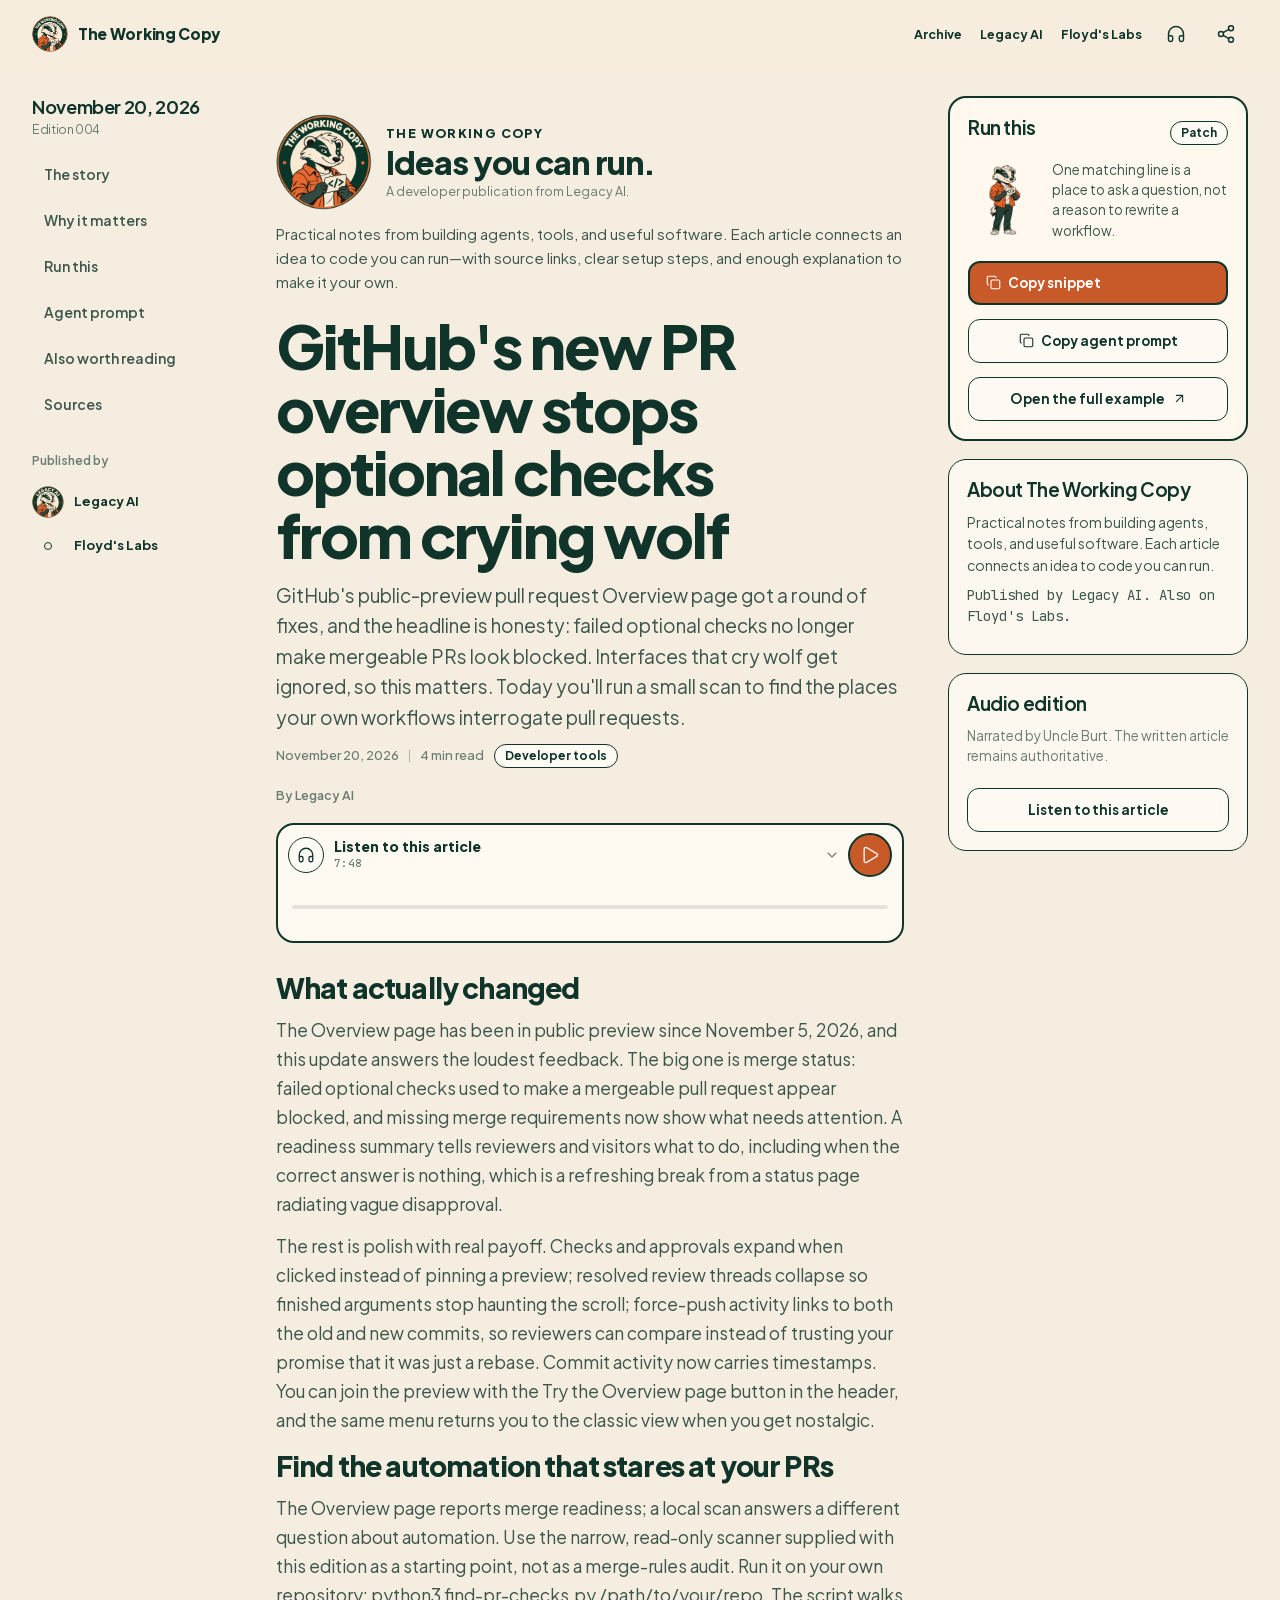
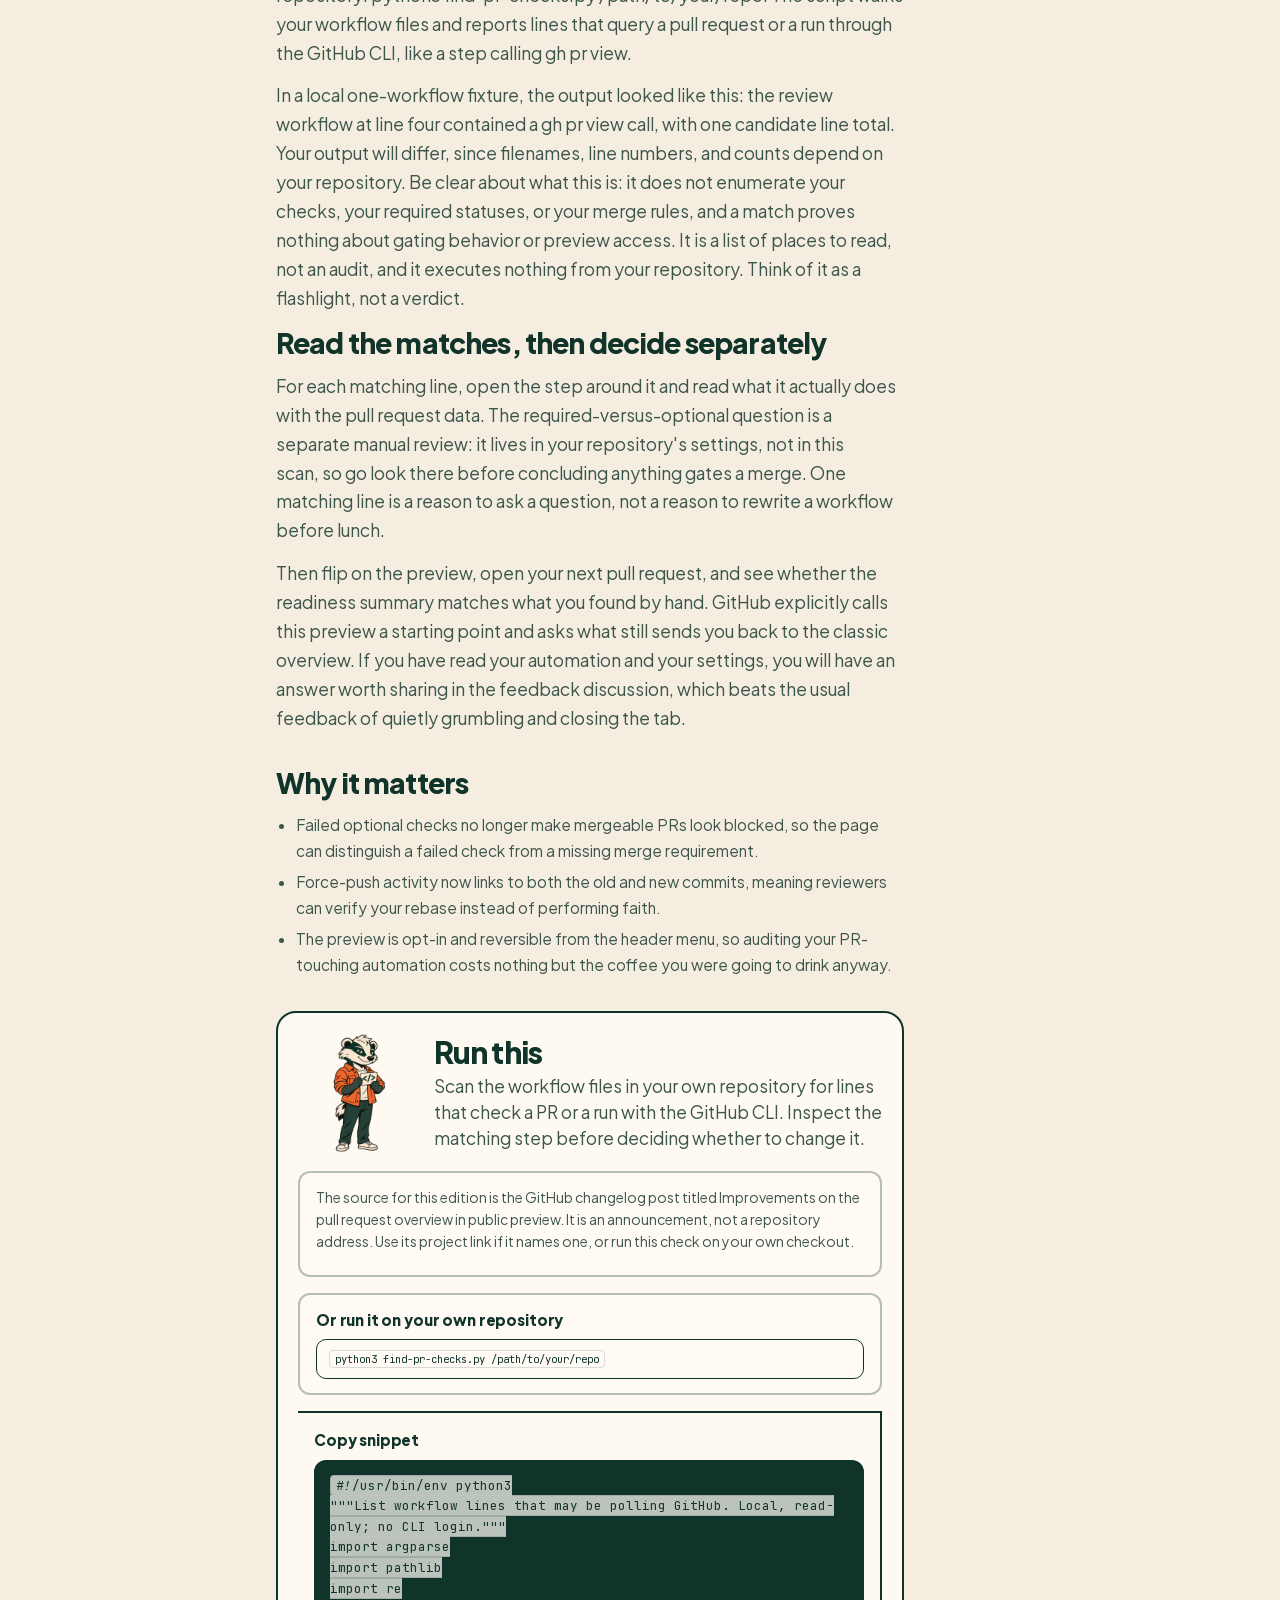
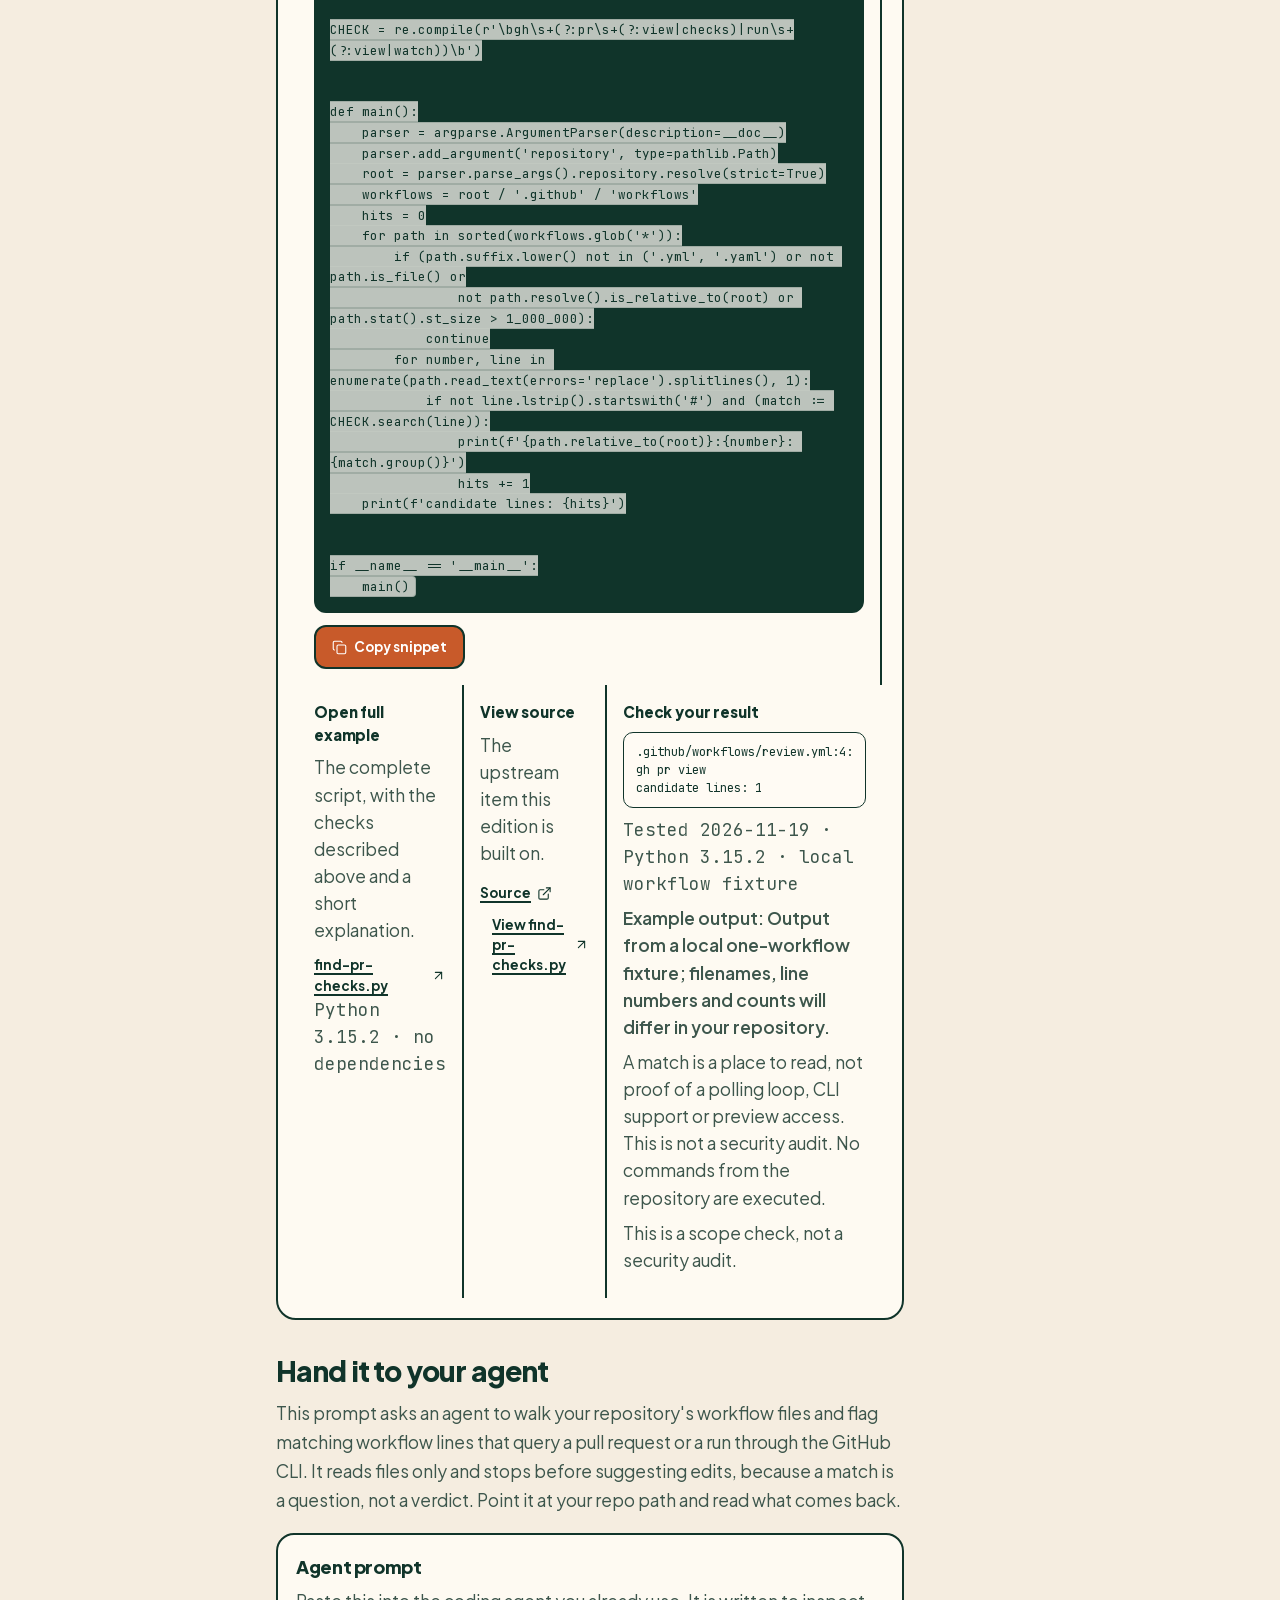
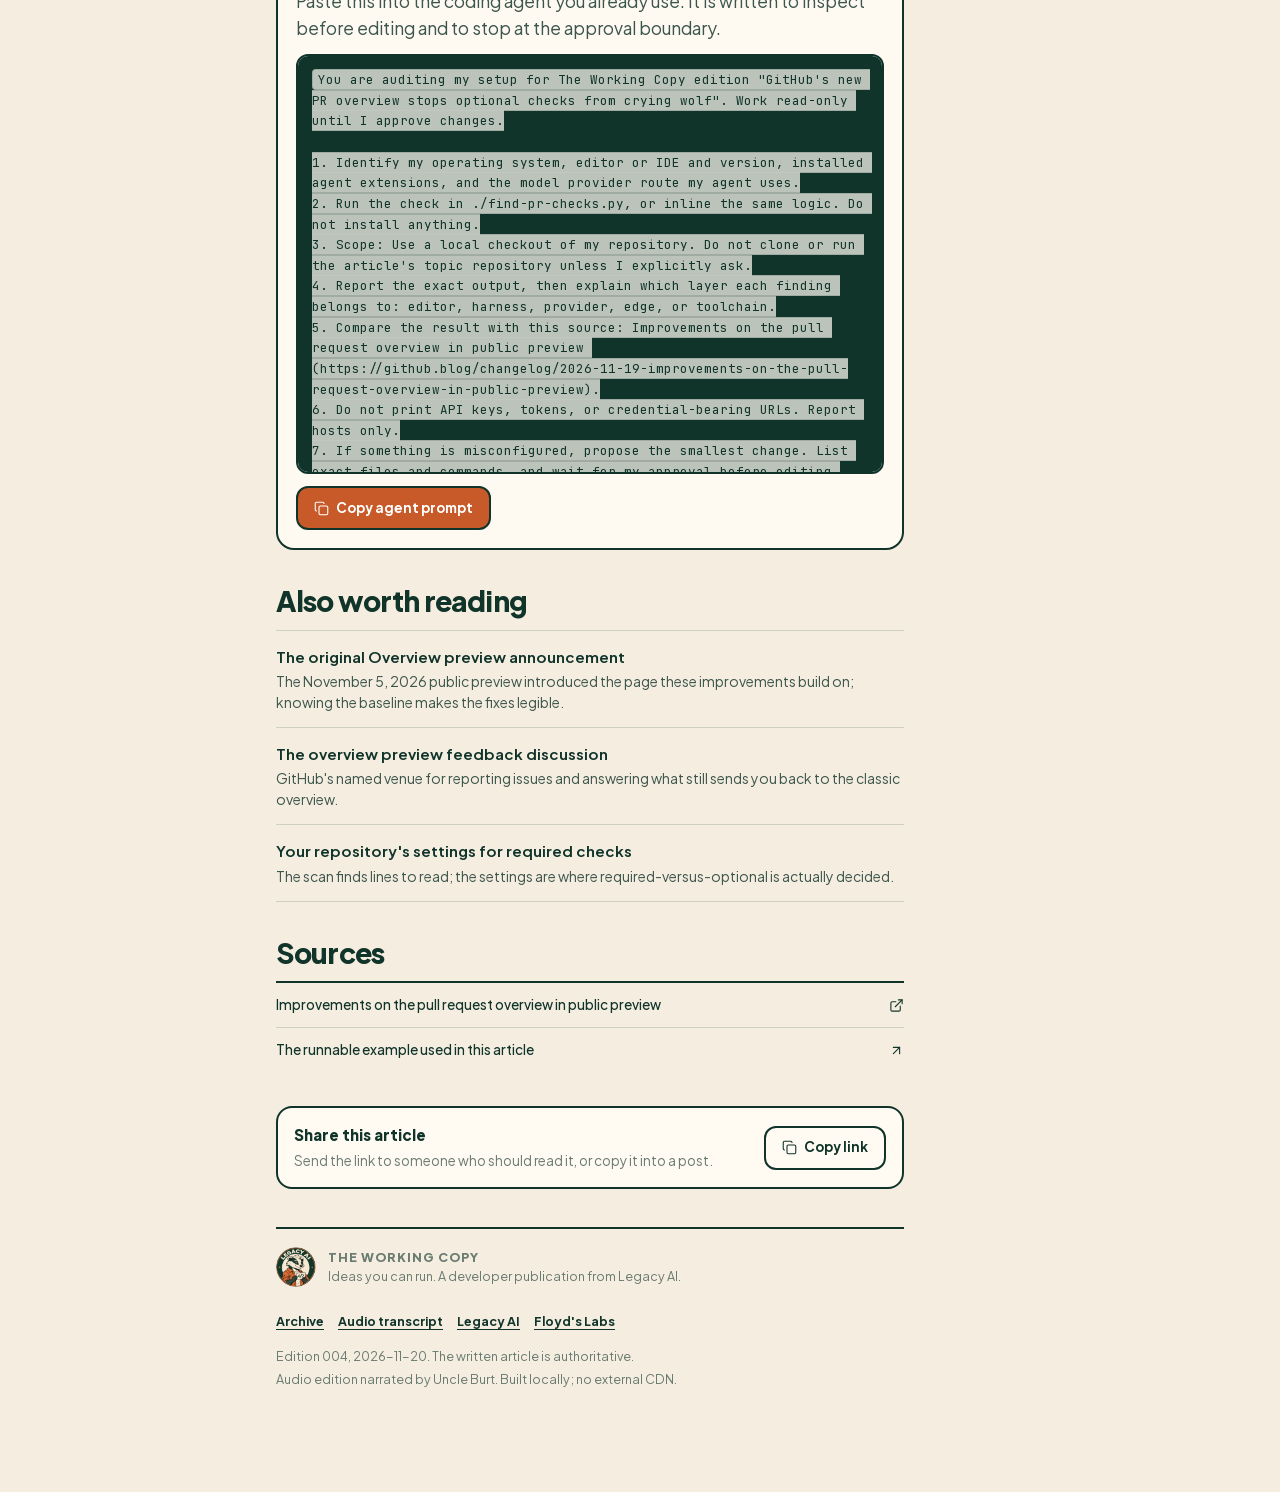
<file: editions/2026-11-20/index.html>
<!doctype html>
<html lang="en">
<head>
<meta charset="utf-8">
<meta name="viewport" content="width=device-width, initial-scale=1, viewport-fit=cover">
<meta name="theme-color" content="#F5EDE0">
<title>GitHub&#x27;s new PR overview stops optional checks from crying wolf — The Working Copy</title>
<meta name="description" content="The improved Overview page no longer lets failed optional checks masquerade as blockers, which makes it a fine day to find the automation in your repo that stares at pull requests.">
<meta property="og:title" content="GitHub&#x27;s new PR overview stops optional checks from crying wolf — The Working Copy">
<meta property="og:description" content="The improved Overview page no longer lets failed optional checks masquerade as blockers, which makes it a fine day to find the automation in your repo that stares at pull requests.">
<meta property="og:type" content="article">


<link rel="icon" href="/assets/brand/working-copy-64.d32eb6afa1.png">
<link rel="icon" type="image/png" sizes="192x192" href="/assets/icons/icon-192.efb52459f7.png">
<link rel="icon" type="image/png" sizes="512x512" href="/assets/icons/icon-512.c35d2f70d8.png">
<link rel="apple-touch-icon" href="/assets/icons/apple-touch-icon-180.6fdb141b90.png">
<link rel="manifest" href="/manifest.webmanifest">
<meta name="apple-mobile-web-app-capable" content="yes">
<meta name="mobile-web-app-capable" content="yes">
<meta name="apple-mobile-web-app-status-bar-style" content="default">
<meta name="apple-mobile-web-app-title" content="The Working Copy">
<link rel="stylesheet" href="/assets/styles.1b5d6aa369.css">
<link rel="canonical" href="https://theworkingcopy.floydslabs.com/editions/2026-11-20/">
<meta property="og:url" content="https://theworkingcopy.floydslabs.com/editions/2026-11-20/">
<meta property="og:image" content="https://theworkingcopy.floydslabs.com/assets/icons/icon-512.c35d2f70d8.png">
</head>
<body>
<svg class="sprite" aria-hidden="true" focusable="false"><symbol id="i-arrow-up-right" viewBox="0 0 24 24"><path d="M7 7h10v10" />
  <path d="M7 17 17 7" /></symbol>
<symbol id="i-calendar" viewBox="0 0 24 24"><path d="M8 2v4" />
  <path d="M16 2v4" />
  <rect width="18" height="18" x="3" y="4" rx="2" />
  <path d="M3 10h18" /></symbol>
<symbol id="i-check" viewBox="0 0 24 24"><path d="M20 6 9 17l-5-5" /></symbol>
<symbol id="i-chevron-down" viewBox="0 0 24 24"><path d="m6 9 6 6 6-6" /></symbol>
<symbol id="i-chevron-up" viewBox="0 0 24 24"><path d="m18 15-6-6-6 6" /></symbol>
<symbol id="i-clock" viewBox="0 0 24 24"><path d="M12 6v6l4 2" />
  <circle cx="12" cy="12" r="10" /></symbol>
<symbol id="i-copy" viewBox="0 0 24 24"><rect width="14" height="14" x="8" y="8" rx="2" ry="2" />
  <path d="M4 16c-1.1 0-2-.9-2-2V4c0-1.1.9-2 2-2h10c1.1 0 2 .9 2 2" /></symbol>
<symbol id="i-download" viewBox="0 0 24 24"><path d="M12 15V3" />
  <path d="M21 15v4a2 2 0 0 1-2 2H5a2 2 0 0 1-2-2v-4" />
  <path d="m7 10 5 5 5-5" /></symbol>
<symbol id="i-external-link" viewBox="0 0 24 24"><path d="M15 3h6v6" />
  <path d="M10 14 21 3" />
  <path d="M18 13v6a2 2 0 0 1-2 2H5a2 2 0 0 1-2-2V8a2 2 0 0 1 2-2h6" /></symbol>
<symbol id="i-headphones" viewBox="0 0 24 24"><path d="M3 14h3a2 2 0 0 1 2 2v3a2 2 0 0 1-2 2H5a2 2 0 0 1-2-2v-7a9 9 0 0 1 18 0v7a2 2 0 0 1-2 2h-1a2 2 0 0 1-2-2v-3a2 2 0 0 1 2-2h3" /></symbol>
<symbol id="i-menu" viewBox="0 0 24 24"><path d="M4 5h16" />
  <path d="M4 12h16" />
  <path d="M4 19h16" /></symbol>
<symbol id="i-pause" viewBox="0 0 24 24"><rect x="14" y="3" width="5" height="18" rx="1" />
  <rect x="5" y="3" width="5" height="18" rx="1" /></symbol>
<symbol id="i-play" viewBox="0 0 24 24"><path d="M5 5a2 2 0 0 1 3.008-1.728l11.997 6.998a2 2 0 0 1 .003 3.458l-12 7A2 2 0 0 1 5 19z" /></symbol>
<symbol id="i-server" viewBox="0 0 24 24"><rect width="20" height="8" x="2" y="2" rx="2" ry="2" />
  <rect width="20" height="8" x="2" y="14" rx="2" ry="2" />
  <line x1="6" x2="6.01" y1="6" y2="6" />
  <line x1="6" x2="6.01" y1="18" y2="18" /></symbol>
<symbol id="i-share-2" viewBox="0 0 24 24"><circle cx="18" cy="5" r="3" />
  <circle cx="6" cy="12" r="3" />
  <circle cx="18" cy="19" r="3" />
  <line x1="8.59" x2="15.42" y1="13.51" y2="17.49" />
  <line x1="15.41" x2="8.59" y1="6.51" y2="10.49" /></symbol>
<symbol id="i-shield-check" viewBox="0 0 24 24"><path d="M20 13c0 5-3.5 7.5-7.66 8.95a1 1 0 0 1-.67-.01C7.5 20.5 4 18 4 13V6a1 1 0 0 1 1-1c2 0 4.5-1.2 6.24-2.72a1.17 1.17 0 0 1 1.52 0C14.51 3.81 17 5 19 5a1 1 0 0 1 1 1z" />
  <path d="m9 12 2 2 4-4" /></symbol>
<symbol id="i-x" viewBox="0 0 24 24"><path d="M18 6 6 18" />
  <path d="m6 6 12 12" /></symbol></svg>

<a class="skip" href="#main">Skip to content</a>

<header class="topbar" id="topbar">
  <div class="topbar-inner">
    <a class="brand" href="#main" aria-label="The Working Copy">
      <img class="brand-logo" src="/assets/brand/working-copy-256.aff5e3278e.png" alt="" width="36" height="36">
      <span class="brand-name">The Working Copy</span>
    </a>
    <div class="top-actions">
      <a class="top-link" href="/archive/">Archive</a>
      <a class="top-link" href="https://legacyai.space">Legacy AI</a>
      <a class="top-link" href="https://floydslabs.com">Floyd's Labs</a>
      <button class="icon-btn" data-open-audio aria-label="Listen to this article">
        <svg class="icon" aria-hidden="true"><use href="#i-headphones"/></svg>
      </button>
      <button class="icon-btn" id="shareTop" aria-label="Share this article">
        <svg class="icon" aria-hidden="true"><use href="#i-share-2"/></svg>
      </button>
    </div>
  </div>
</header>

<div class="shell">
  <aside class="rail" aria-label="Article navigation">
    <div class="rail-block">
      <p class="rail-date">November 20, 2026<span>Edition 004</span></p>
      <nav class="rail-nav" aria-label="In this article">
        <a class="rail-link" href="#story">The story</a>
        <a class="rail-link" href="#why">Why it matters</a>
        <a class="rail-link" href="#run">Run this</a>
        <a class="rail-link" href="#agent">Agent prompt</a>
        <a class="rail-link" href="#watch">Also worth reading</a>
        <a class="rail-link" href="#sources">Sources</a>
      </nav>
    </div>
    <div class="rail-block">
      <p class="rail-label">Published by</p>
      <a class="publisher-link" href="https://legacyai.space"><img src="/assets/brand/legacy-ai-256.001d2635f0.png" alt="" width="32" height="32">Legacy AI</a>
      <a class="publisher-link" href="https://floydslabs.com"><span class="publisher-dot" aria-hidden="true"></span>Floyd's Labs</a>
    </div>
  </aside>

  <main id="main" class="main">
    <div class="masthead">
      <img class="masthead-logo" src="/assets/brand/working-copy-256.aff5e3278e.png" alt="The Working Copy circular logo" width="72" height="72">
      <div class="masthead-copy">
        <p class="masthead-name">The Working Copy</p>
        <p class="masthead-tagline">Ideas you can run.</p>
        <p class="masthead-publisher">A developer publication from Legacy AI.</p>
      </div>
    </div>
    <p class="publication-intro">Practical notes from building agents, tools, and useful software. Each article connects an idea to code you can run—with source links, clear setup steps, and enough explanation to make it your own.</p>

    <header class="article-head">
      <h1>GitHub&#x27;s new PR overview stops optional checks from crying wolf</h1>
      <p class="article-lede">GitHub&#x27;s public-preview pull request Overview page got a round of fixes, and the headline is honesty: failed optional checks no longer make mergeable PRs look blocked. Interfaces that cry wolf get ignored, so this matters. Today you&#x27;ll run a small scan to find the places your own workflows interrogate pull requests.</p>
      <div class="meta-line">
        <span>November 20, 2026</span>
        <span class="meta-sep" aria-hidden="true"></span>
        <span>4 min read</span>
        <span class="chip">Developer tools</span>
      </div>
      <p class="byline">By Legacy AI</p>
    </header>

    <section class="listen-panel" id="listen" aria-labelledby="listen-title" data-audio-panel>
      <div class="listen-bar">
        <button class="listen-toggle" data-audio-expand aria-expanded="false" aria-controls="audioExtra">
          <span class="listen-icon" aria-hidden="true"><svg class="icon"><use href="#i-headphones"/></svg></span>
          <span class="listen-bar-copy">
            <strong id="listen-title">Listen to this article</strong>
            <span class="mono" data-audio-clock>7:48</span>
          </span>
          <svg class="icon listen-chevron" aria-hidden="true"><use href="#i-chevron-down"/></svg>
        </button>
        <button class="play play-compact" data-audio-toggle aria-label="Play the audio edition">
          <svg class="icon icon-play" aria-hidden="true"><use href="#i-play"/></svg>
          <svg class="icon icon-pause" aria-hidden="true"><use href="#i-pause"/></svg>
        </button>
      </div>
      <div class="listen-seek" role="slider" tabindex="0" aria-label="Seek the audio edition" aria-valuemin="0" aria-valuemax="100" aria-valuenow="0" data-audio-seek>
        <span class="track"><span class="track-fill" data-audio-fill></span></span>
      </div>
      <div class="listen-extra" id="audioExtra">
        <div class="listen-extra-inner">
          <button class="listen-control" data-audio-back aria-label="Rewind 10 seconds"><span class="mono">-10</span></button>
          <button class="listen-control" data-audio-stop aria-label="Stop audio">Stop</button>
          <button class="listen-control" data-audio-forward aria-label="Forward 10 seconds"><span class="mono">+10</span></button>
          <a class="listen-control" href="/assets/audio/2026-11-20.a564487a23.mp3" download>Download</a>
        </div>
      </div>
      <audio id="articleAudio" src="/assets/audio/2026-11-20.a564487a23.mp3" preload="metadata"></audio>
    </section>

    <div class="article-body">
      <section id="story">
<h2>What actually changed</h2>
<p>The Overview page has been in public preview since November 5, 2026, and this update answers the loudest feedback. The big one is merge status: failed optional checks used to make a mergeable pull request appear blocked, and missing merge requirements now show what needs attention. A readiness summary tells reviewers and visitors what to do, including when the correct answer is nothing, which is a refreshing break from a status page radiating vague disapproval.</p>
<p>The rest is polish with real payoff. Checks and approvals expand when clicked instead of pinning a preview; resolved review threads collapse so finished arguments stop haunting the scroll; force-push activity links to both the old and new commits, so reviewers can compare instead of trusting your promise that it was just a rebase. Commit activity now carries timestamps. You can join the preview with the Try the Overview page button in the header, and the same menu returns you to the classic view when you get nostalgic.</p>
<h2>Find the automation that stares at your PRs</h2>
<p>The Overview page reports merge readiness; a local scan answers a different question about automation. Use the narrow, read-only scanner supplied with this edition as a starting point, not as a merge-rules audit. Run it on your own repository: python3 find-pr-checks.py /path/to/your/repo. The script walks your workflow files and reports lines that query a pull request or a run through the GitHub CLI, like a step calling gh pr view.</p>
<p>In a local one-workflow fixture, the output looked like this: the review workflow at line four contained a gh pr view call, with one candidate line total. Your output will differ, since filenames, line numbers, and counts depend on your repository. Be clear about what this is: it does not enumerate your checks, your required statuses, or your merge rules, and a match proves nothing about gating behavior or preview access. It is a list of places to read, not an audit, and it executes nothing from your repository. Think of it as a flashlight, not a verdict.</p>
<h2>Read the matches, then decide separately</h2>
<p>For each matching line, open the step around it and read what it actually does with the pull request data. The required-versus-optional question is a separate manual review: it lives in your repository&#x27;s settings, not in this scan, so go look there before concluding anything gates a merge. One matching line is a reason to ask a question, not a reason to rewrite a workflow before lunch.</p>
<p>Then flip on the preview, open your next pull request, and see whether the readiness summary matches what you found by hand. GitHub explicitly calls this preview a starting point and asks what still sends you back to the classic overview. If you have read your automation and your settings, you will have an answer worth sharing in the feedback discussion, which beats the usual feedback of quietly grumbling and closing the tab.</p>
      </section>

      <section id="why">
        <h2>Why it matters</h2>
        <ul class="checklist">
          <li>Failed optional checks no longer make mergeable PRs look blocked, so the page can distinguish a failed check from a missing merge requirement.</li>
          <li>Force-push activity now links to both the old and new commits, meaning reviewers can verify your rebase instead of performing faith.</li>
          <li>The preview is opt-in and reversible from the header menu, so auditing your PR-touching automation costs nothing but the coffee you were going to drink anyway.</li>
        </ul>
      </section>

      <section class="run-this" id="run" aria-labelledby="run-title">
        <div class="run-head">
          <img class="patch" src="/assets/brand/patch-320.7f34876db4.png" srcset="/assets/brand/patch-320.7f34876db4.png 320w, /assets/brand/patch-640.ee0c24400f.png 640w" sizes="120px" alt="Patch, the Working Copy badger, holding a code card" width="120" height="120">
          <div>
            <h2 id="run-title">Run this</h2>
            <p>Scan the workflow files in your own repository for lines that check a PR or a run with the GitHub CLI. Inspect the matching step before deciding whether to change it.</p>
          </div>
        </div>
        <div class="run-scope"><p class="section-note">The source for this edition is the GitHub changelog post titled Improvements on the pull request overview in public preview. It is an announcement, not a repository address. Use its project link if it names one, or run this check on your own checkout.</p></div><div class="run-scope"><h3>Or run it on your own repository</h3><pre class="output"><code>python3 find-pr-checks.py /path/to/your/repo</code></pre></div>
        <div class="run-grid">
          <div class="run-step run-code">
            <h3>Copy snippet</h3>
            <pre><code id="run-snippet">#!/usr/bin/env python3
&quot;&quot;&quot;List workflow lines that may be polling GitHub. Local, read-only; no CLI login.&quot;&quot;&quot;
import argparse
import pathlib
import re

CHECK = re.compile(r&#x27;\bgh\s+(?:pr\s+(?:view|checks)|run\s+(?:view|watch))\b&#x27;)


def main():
    parser = argparse.ArgumentParser(description=__doc__)
    parser.add_argument(&#x27;repository&#x27;, type=pathlib.Path)
    root = parser.parse_args().repository.resolve(strict=True)
    workflows = root / &#x27;.github&#x27; / &#x27;workflows&#x27;
    hits = 0
    for path in sorted(workflows.glob(&#x27;*&#x27;)):
        if (path.suffix.lower() not in (&#x27;.yml&#x27;, &#x27;.yaml&#x27;) or not path.is_file() or
                not path.resolve().is_relative_to(root) or path.stat().st_size &gt; 1_000_000):
            continue
        for number, line in enumerate(path.read_text(errors=&#x27;replace&#x27;).splitlines(), 1):
            if not line.lstrip().startswith(&#x27;#&#x27;) and (match := CHECK.search(line)):
                print(f&#x27;{path.relative_to(root)}:{number}: {match.group()}&#x27;)
                hits += 1
    print(f&#x27;candidate lines: {hits}&#x27;)


if __name__ == &#x27;__main__&#x27;:
    main()
</code></pre>
            <button class="btn-orange" data-copy-target="run-snippet">
              <svg class="icon icon-sm" aria-hidden="true"><use href="#i-copy"/></svg>
              <span>Copy snippet</span>
            </button>
          </div>
          <div class="run-step">
            <h3>Open full example</h3>
            <p>The complete script, with the checks described above and a short explanation.</p>
            <a class="run-link" href="/editions/2026-11-20/run/find-pr-checks.py">find-pr-checks.py<svg class="icon icon-sm" aria-hidden="true"><use href="#i-arrow-up-right"/></svg></a>
            <p class="mono-note">Python 3.15.2 · no dependencies</p>
          </div>
          <div class="run-step">
            <h3>View source</h3>
            <p>The upstream item this edition is built on.</p>
            <a class="run-link" href="https://github.blog/changelog/2026-11-19-improvements-on-the-pull-request-overview-in-public-preview">Source<svg class="icon icon-sm" aria-hidden="true"><use href="#i-external-link"/></svg></a>
            <a class="run-link" href="/editions/2026-11-20/run/find-pr-checks.py">View find-pr-checks.py<svg class="icon icon-sm" aria-hidden="true"><use href="#i-arrow-up-right"/></svg></a>
          </div>
          <div class="run-step run-result">
            <h3>Check your result</h3>
            <pre class="output">.github/workflows/review.yml:4: gh pr view
candidate lines: 1</pre>
            <p class="mono-note">Tested 2026-11-19 · Python 3.15.2 · local workflow fixture</p>
            <p class="provenance">Example output: Output from a local one-workflow fixture; filenames, line numbers and counts will differ in your repository.</p>
            <p class="limit">A match is a place to read, not proof of a polling loop, CLI support or preview access. This is not a security audit. No commands from the repository are executed.</p>
            <p class="limit">This is a scope check, not a security audit.</p>
          </div>
        </div>
      </section>

      <section id="agent">
        <h2>Hand it to your agent</h2>
        <p>This prompt asks an agent to walk your repository&#x27;s workflow files and flag matching workflow lines that query a pull request or a run through the GitHub CLI. It reads files only and stops before suggesting edits, because a match is a question, not a verdict. Point it at your repo path and read what comes back.</p>
        <div class="agent-prompt">
          <h3>Agent prompt</h3>
          <p>Paste this into the coding agent you already use. It is written to inspect before editing and to stop at the approval boundary.</p>
          <pre><code id="agent-prompt">You are auditing my setup for The Working Copy edition &quot;GitHub&#x27;s new PR overview stops optional checks from crying wolf&quot;. Work read-only until I approve changes.

1. Identify my operating system, editor or IDE and version, installed agent extensions, and the model provider route my agent uses.
2. Run the check in ./find-pr-checks.py, or inline the same logic. Do not install anything.
3. Scope: Use a local checkout of my repository. Do not clone or run the article&#x27;s topic repository unless I explicitly ask.
4. Report the exact output, then explain which layer each finding belongs to: editor, harness, provider, edge, or toolchain.
5. Compare the result with this source: Improvements on the pull request overview in public preview (https://github.blog/changelog/2026-11-19-improvements-on-the-pull-request-overview-in-public-preview).
6. Do not print API keys, tokens, or credential-bearing URLs. Report hosts only.
7. If something is misconfigured, propose the smallest change. List exact files and commands, and wait for my approval before editing anything.
8. Finish with a one-page report: current state, risk, recommended change, verification step, and what you could not verify.</code></pre>
          <button class="btn-orange" data-copy-target="agent-prompt">
            <svg class="icon icon-sm" aria-hidden="true"><use href="#i-copy"/></svg>
            <span>Copy agent prompt</span>
          </button>
        </div>
      </section>

      <section id="watch">
        <h2>Also worth reading</h2>
        <ul class="watch-list">
          <li><strong class="watch-title">The original Overview preview announcement</strong><span class="watch-detail">The November 5, 2026 public preview introduced the page these improvements build on; knowing the baseline makes the fixes legible.</span></li>
          <li><strong class="watch-title">The overview preview feedback discussion</strong><span class="watch-detail">GitHub&#x27;s named venue for reporting issues and answering what still sends you back to the classic overview.</span></li>
          <li><strong class="watch-title">Your repository&#x27;s settings for required checks</strong><span class="watch-detail">The scan finds lines to read; the settings are where required-versus-optional is actually decided.</span></li>
        </ul>
      </section>

      <section id="sources">
        <h2>Sources</h2>
        <ul class="source-list source-list-inline">
          <li><a href="https://github.blog/changelog/2026-11-19-improvements-on-the-pull-request-overview-in-public-preview">Improvements on the pull request overview in public preview<svg class="icon icon-sm" aria-hidden="true"><use href="#i-external-link"/></svg></a></li>
          <li><a href="/editions/2026-11-20/run/find-pr-checks.py">The runnable example used in this article<svg class="icon icon-sm" aria-hidden="true"><use href="#i-arrow-up-right"/></svg></a></li>
        </ul>
      </section>
    </div>

    <section class="share-copy">
      <div>
        <p class="share-copy-title">Share this article</p>
        <p class="section-note">Send the link to someone who should read it, or copy it into a post.</p>
      </div>
      <button class="btn-outline" id="copyLink">
        <svg class="icon icon-sm" aria-hidden="true"><use href="#i-copy"/></svg>
        <span>Copy link</span>
      </button>
    </section>

    <footer class="edition-foot">
      <div class="publisher">
        <img src="/assets/brand/legacy-ai-256.001d2635f0.png" alt="Legacy AI" width="40" height="40">
        <div>
          <p class="publisher-name">The Working Copy</p>
          <p>Ideas you can run. A developer publication from Legacy AI.</p>
        </div>
      </div>
      <p class="foot-links"><a href="/archive/">Archive</a><a href="/editions/2026-11-20/audio/2026-11-20-narration.md">Audio transcript</a><a href="https://legacyai.space">Legacy AI</a><a href="https://floydslabs.com">Floyd's Labs</a></p>
      <p>Edition 004, 2026-11-20. The written article is authoritative.</p>
      <p>Audio edition narrated by Uncle Burt. Built locally; no external CDN.</p>
    </footer>
  </main>

  <aside class="aside" aria-label="Run this and about">
    <section class="listen-card glass">
      <div class="listen-head"><h2>Run this</h2><span class="chip">Patch</span></div>
      <div class="aside-run">
        <img class="aside-patch" src="/assets/brand/patch-320.7f34876db4.png" alt="Patch, the Working Copy badger" width="72" height="72">
        <p>One matching line is a place to ask a question, not a reason to rewrite a workflow.</p>
      </div>
      <button class="btn-orange" data-copy-target="run-snippet">
        <svg class="icon icon-sm" aria-hidden="true"><use href="#i-copy"/></svg>
        <span>Copy snippet</span>
      </button>
      <button class="btn-secondary" data-copy-target="agent-prompt">
        <svg class="icon icon-sm" aria-hidden="true"><use href="#i-copy"/></svg>
        <span>Copy agent prompt</span>
      </button>
      <a class="btn-secondary" href="/editions/2026-11-20/run/find-pr-checks.py">Open the full example<svg class="icon icon-sm" aria-hidden="true"><use href="#i-arrow-up-right"/></svg></a>
    </section>

    <section class="about-card">
      <h2>About The Working Copy</h2>
      <p>Practical notes from building agents, tools, and useful software. Each article connects an idea to code you can run.</p>
      <p class="mono-note">Published by Legacy AI. Also on Floyd's Labs.</p>
    </section>

    <section class="evidence-card">
      <h2>Audio edition</h2>
      <p class="section-note">Narrated by Uncle Burt. The written article remains authoritative.</p>
      <a class="btn-secondary" href="#listen" data-open-audio>Listen to this article</a>
    </section>
  </aside>
</div>

<div class="toast" id="toast" role="status" aria-live="polite" hidden></div>

<script src="/assets/app.088fed186b.js"></script>
</body>
</html>
</file>
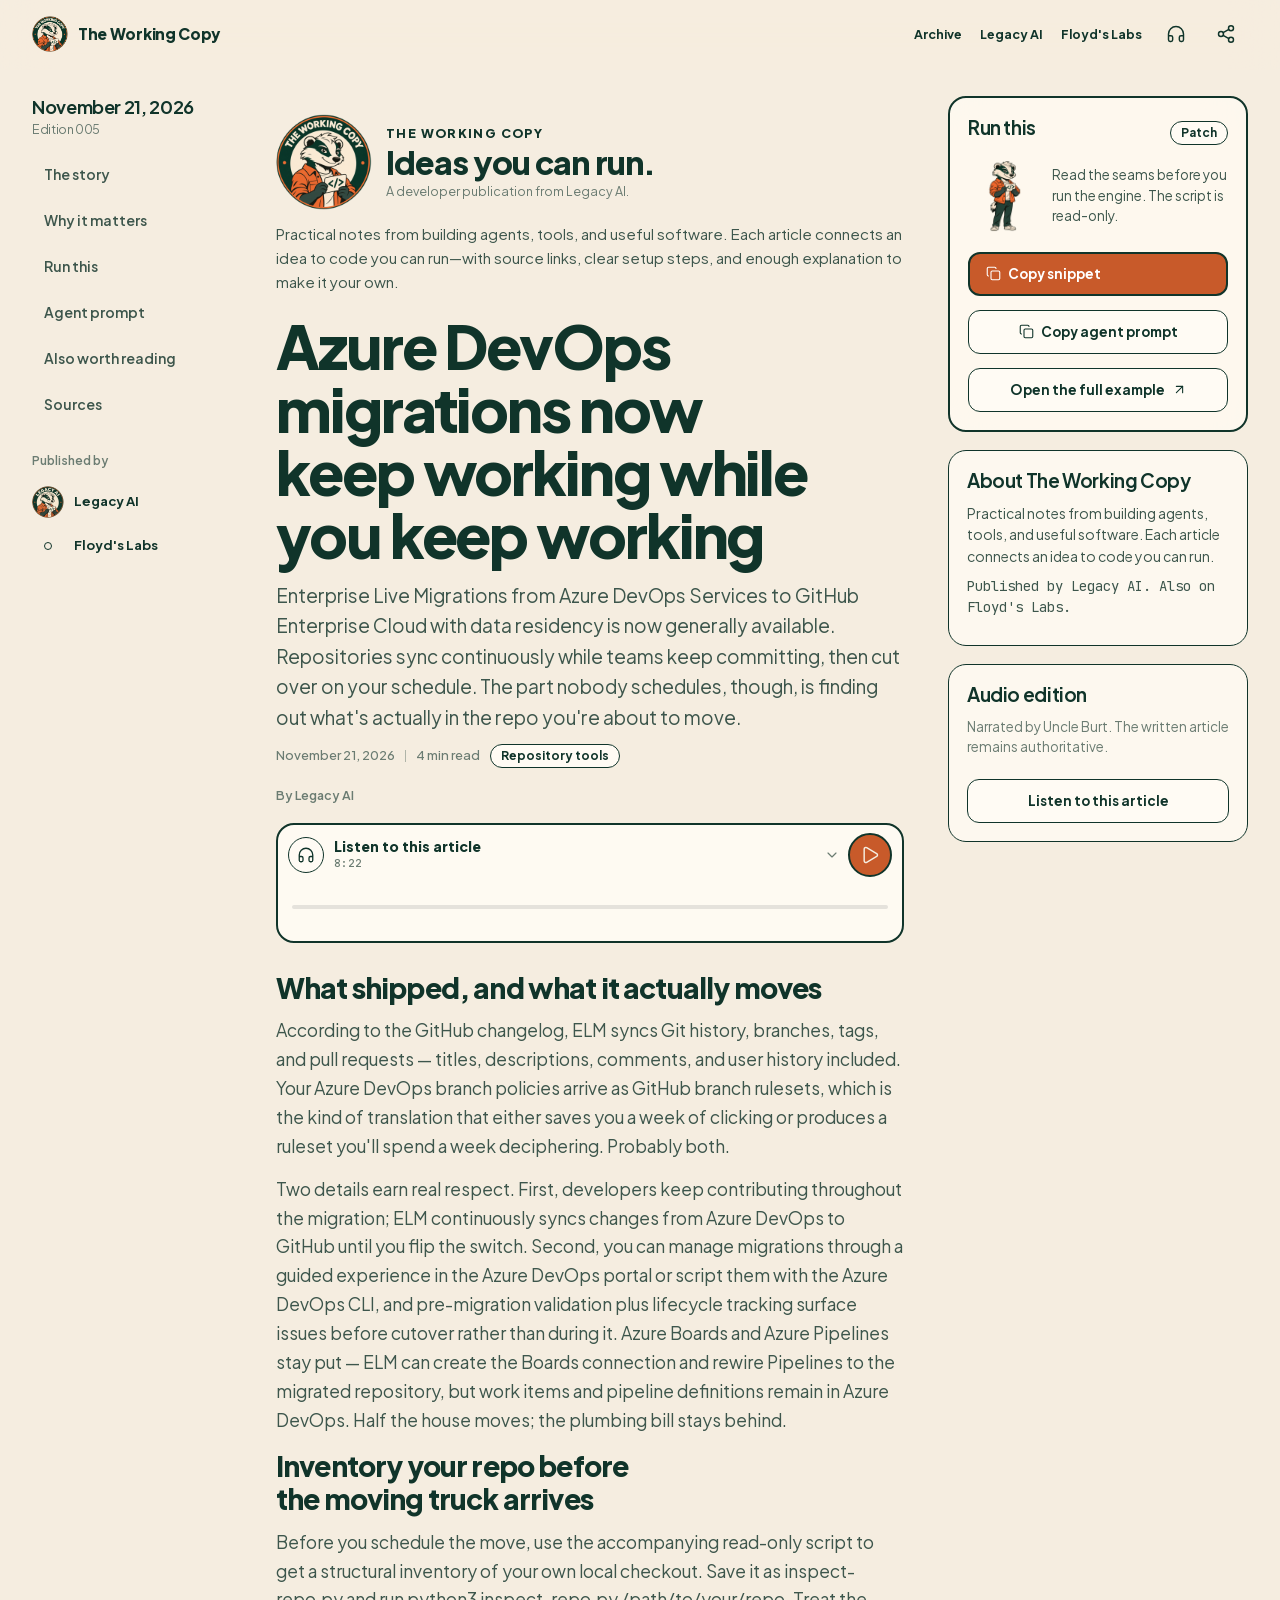
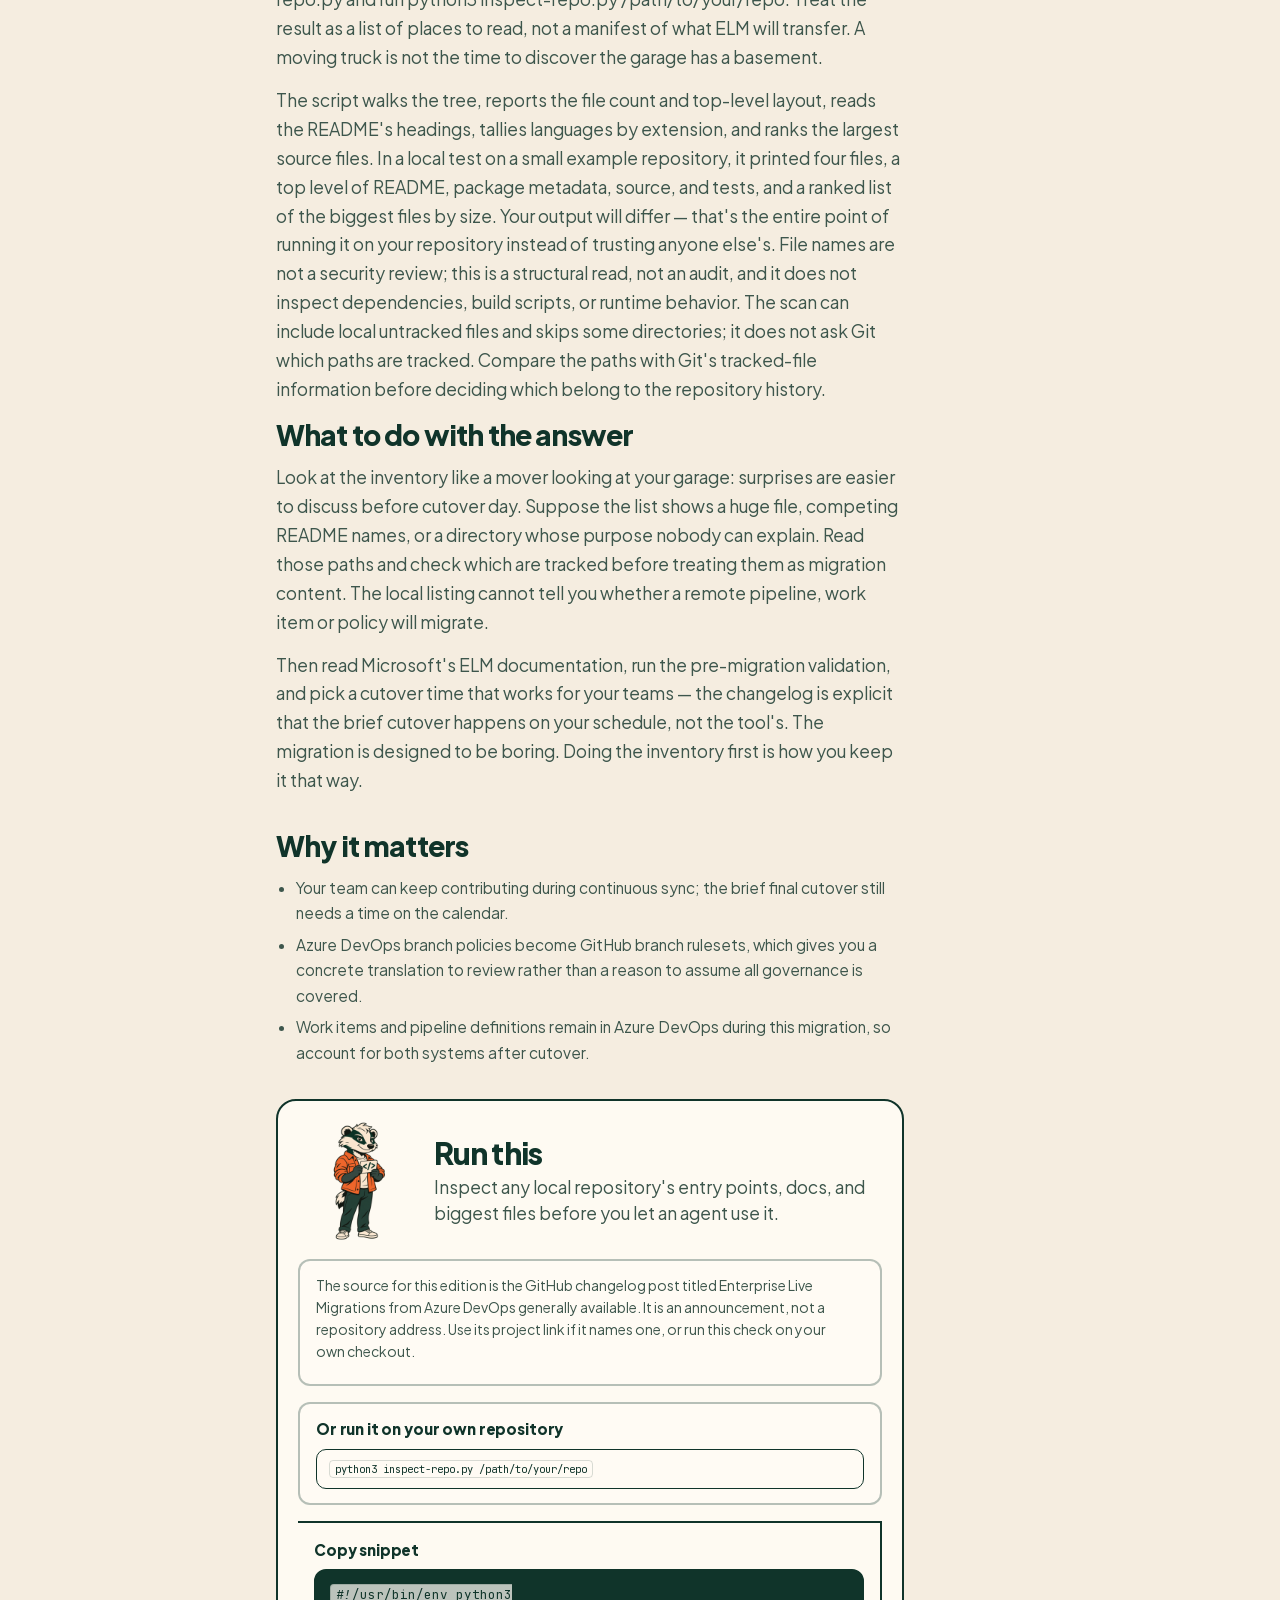
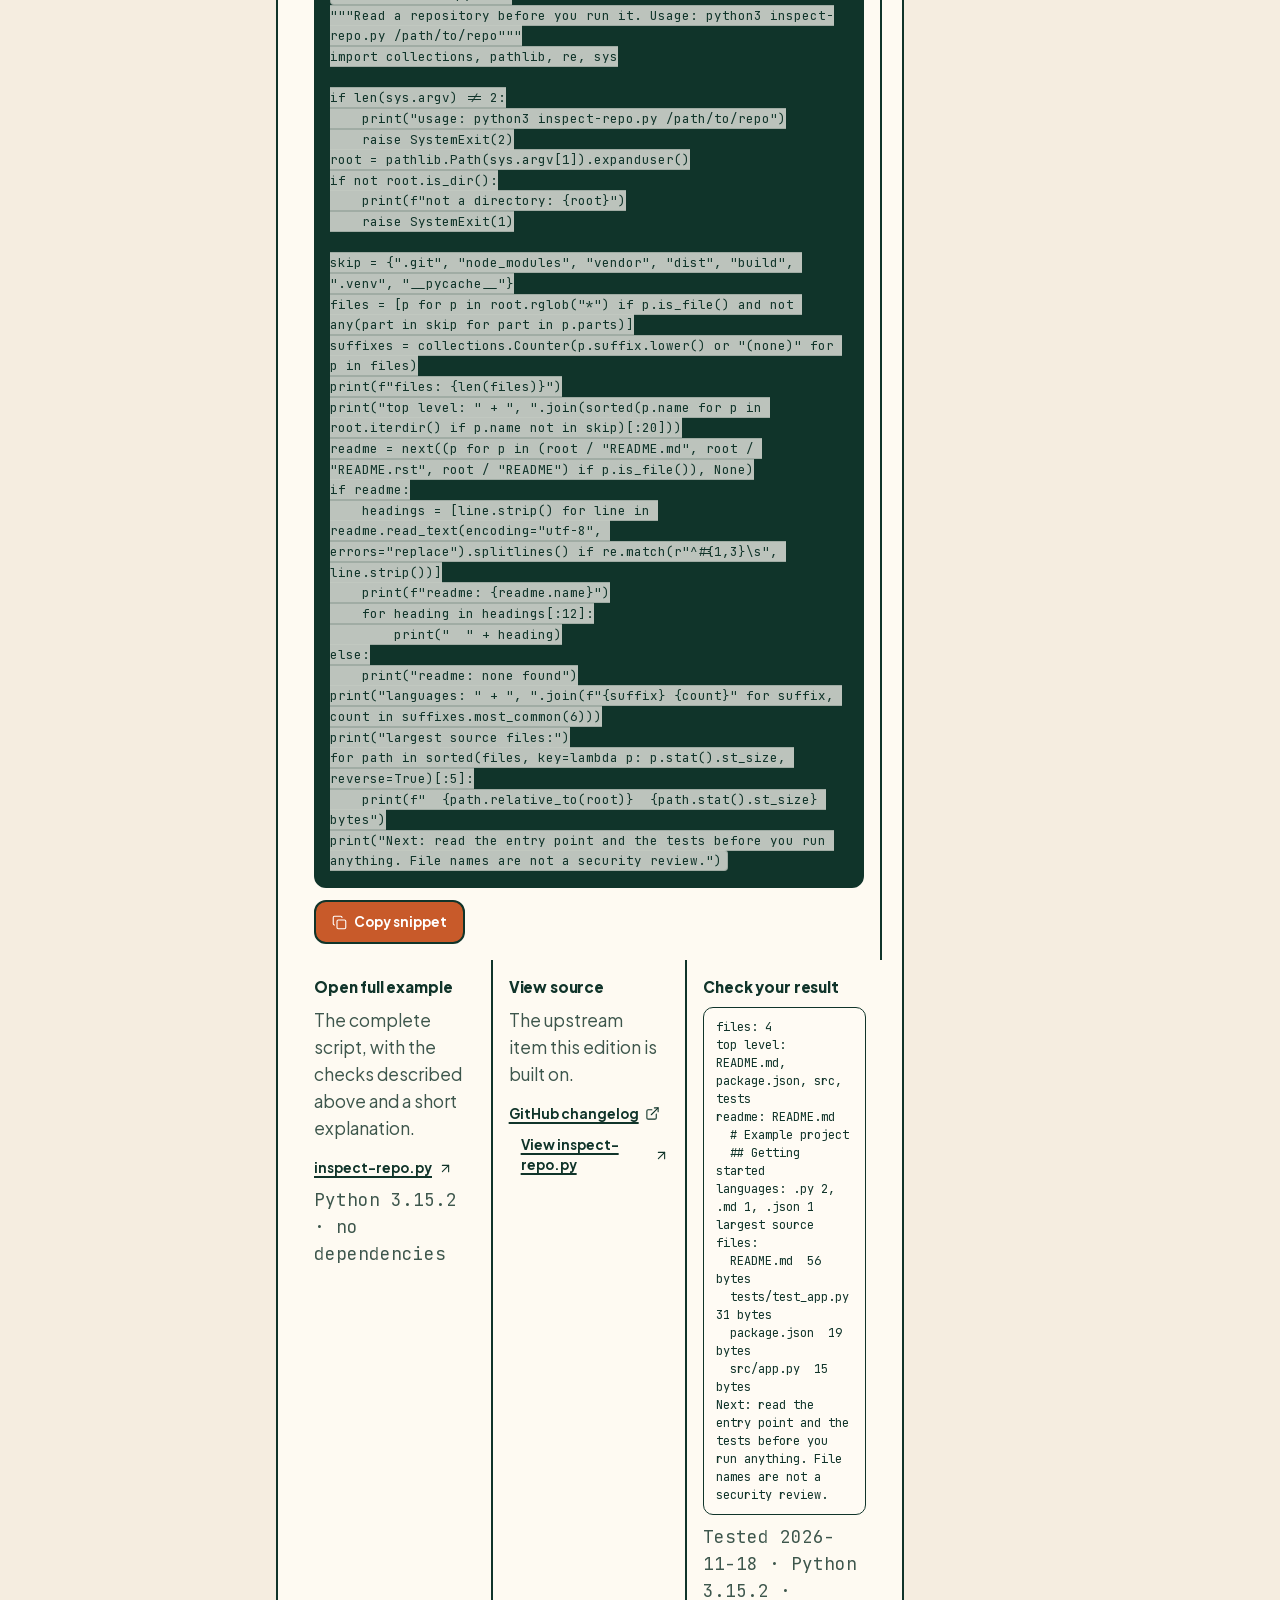
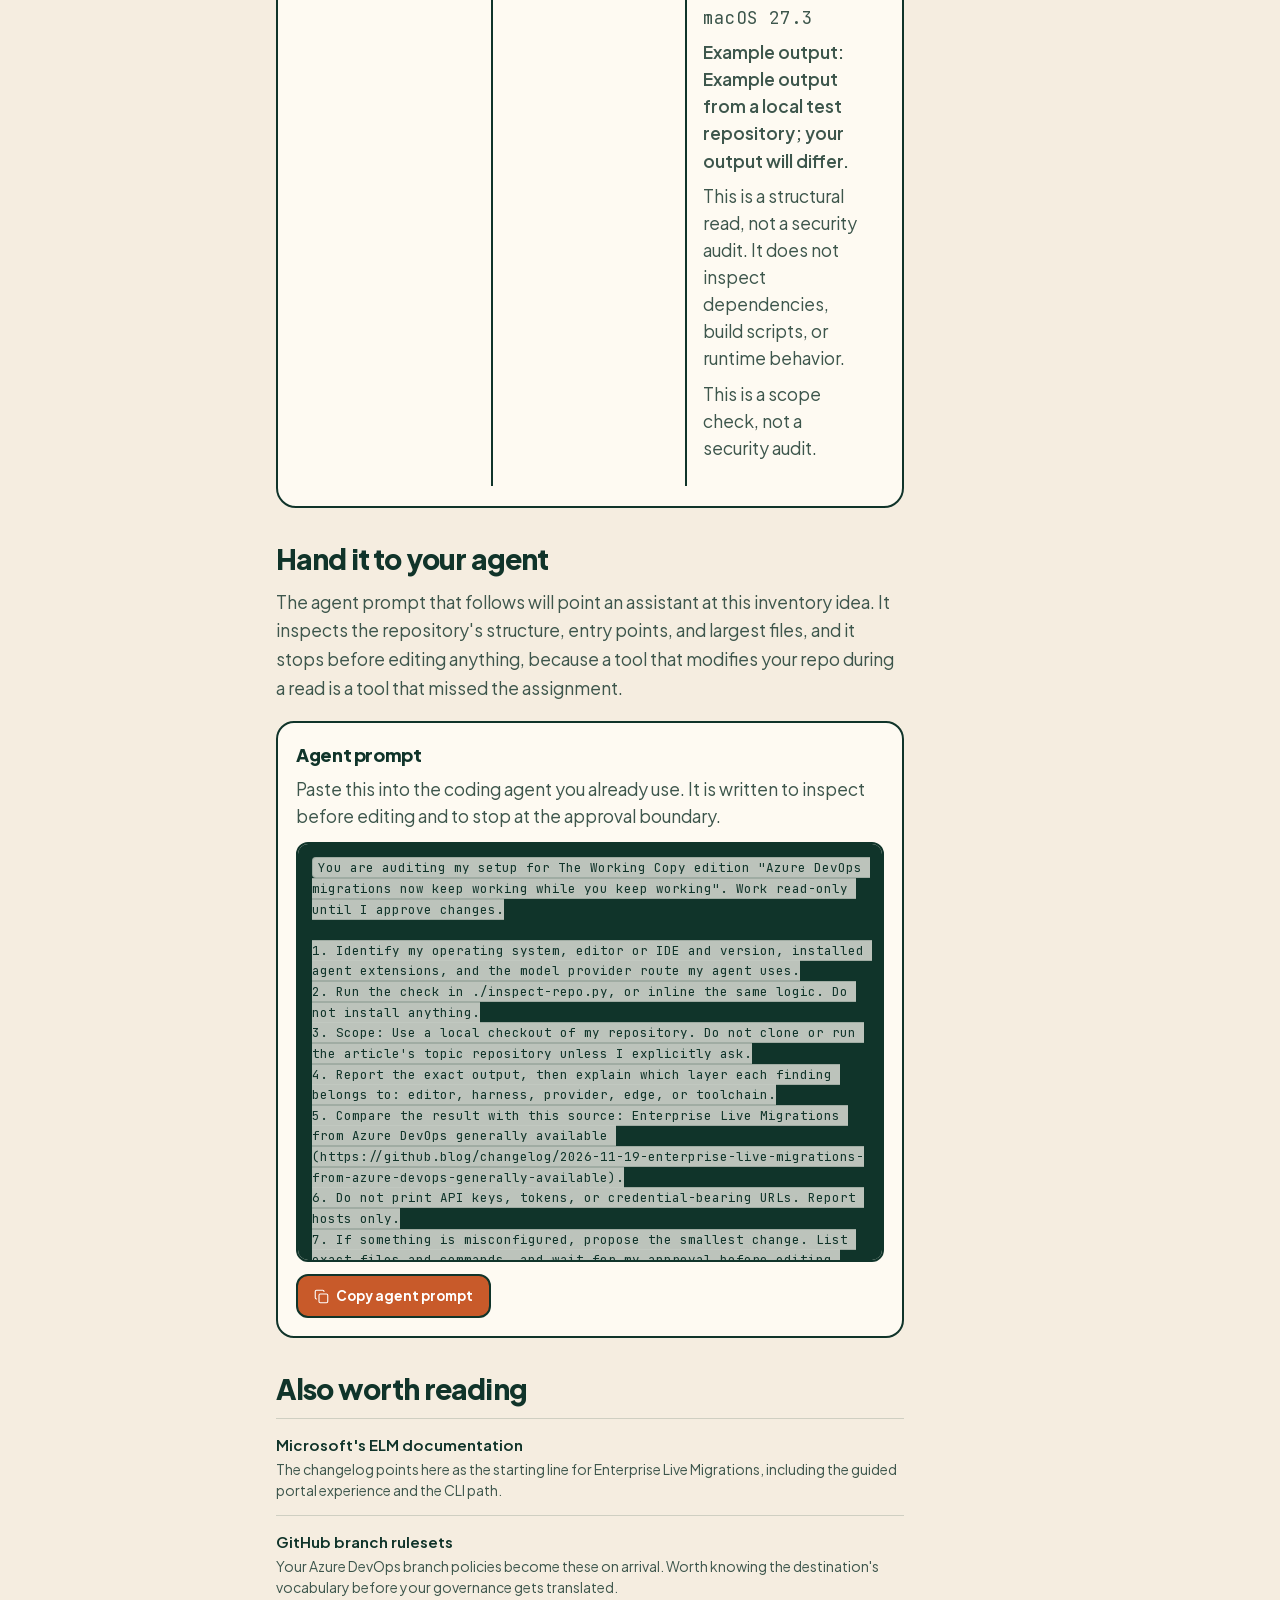
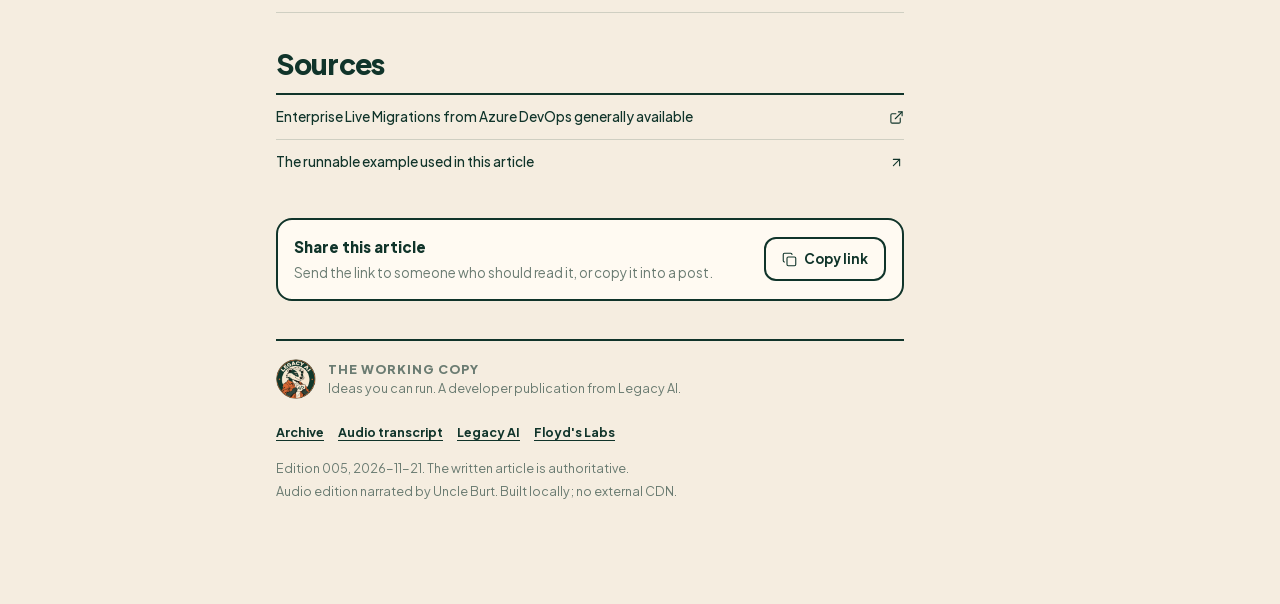
<file: editions/2026-11-21/index.html>
<!doctype html>
<html lang="en">
<head>
<meta charset="utf-8">
<meta name="viewport" content="width=device-width, initial-scale=1, viewport-fit=cover">
<meta name="theme-color" content="#F5EDE0">
<title>Azure DevOps migrations now keep working while you keep working — The Working Copy</title>
<meta name="description" content="Enterprise Live Migrations to GitHub Enterprise Cloud with data residency is generally available; first, learn what is actually in the repo you&#x27;re moving.">
<meta property="og:title" content="Azure DevOps migrations now keep working while you keep working — The Working Copy">
<meta property="og:description" content="Enterprise Live Migrations to GitHub Enterprise Cloud with data residency is generally available; first, learn what is actually in the repo you&#x27;re moving.">
<meta property="og:type" content="article">


<link rel="icon" href="/assets/brand/working-copy-64.d32eb6afa1.png">
<link rel="icon" type="image/png" sizes="192x192" href="/assets/icons/icon-192.efb52459f7.png">
<link rel="icon" type="image/png" sizes="512x512" href="/assets/icons/icon-512.c35d2f70d8.png">
<link rel="apple-touch-icon" href="/assets/icons/apple-touch-icon-180.6fdb141b90.png">
<link rel="manifest" href="/manifest.webmanifest">
<meta name="apple-mobile-web-app-capable" content="yes">
<meta name="mobile-web-app-capable" content="yes">
<meta name="apple-mobile-web-app-status-bar-style" content="default">
<meta name="apple-mobile-web-app-title" content="The Working Copy">
<link rel="stylesheet" href="/assets/styles.1b5d6aa369.css">
<link rel="canonical" href="https://theworkingcopy.floydslabs.com/editions/2026-11-21/">
<meta property="og:url" content="https://theworkingcopy.floydslabs.com/editions/2026-11-21/">
<meta property="og:image" content="https://theworkingcopy.floydslabs.com/assets/icons/icon-512.c35d2f70d8.png">
</head>
<body>
<svg class="sprite" aria-hidden="true" focusable="false"><symbol id="i-arrow-up-right" viewBox="0 0 24 24"><path d="M7 7h10v10" />
  <path d="M7 17 17 7" /></symbol>
<symbol id="i-calendar" viewBox="0 0 24 24"><path d="M8 2v4" />
  <path d="M16 2v4" />
  <rect width="18" height="18" x="3" y="4" rx="2" />
  <path d="M3 10h18" /></symbol>
<symbol id="i-check" viewBox="0 0 24 24"><path d="M20 6 9 17l-5-5" /></symbol>
<symbol id="i-chevron-down" viewBox="0 0 24 24"><path d="m6 9 6 6 6-6" /></symbol>
<symbol id="i-chevron-up" viewBox="0 0 24 24"><path d="m18 15-6-6-6 6" /></symbol>
<symbol id="i-clock" viewBox="0 0 24 24"><path d="M12 6v6l4 2" />
  <circle cx="12" cy="12" r="10" /></symbol>
<symbol id="i-copy" viewBox="0 0 24 24"><rect width="14" height="14" x="8" y="8" rx="2" ry="2" />
  <path d="M4 16c-1.1 0-2-.9-2-2V4c0-1.1.9-2 2-2h10c1.1 0 2 .9 2 2" /></symbol>
<symbol id="i-download" viewBox="0 0 24 24"><path d="M12 15V3" />
  <path d="M21 15v4a2 2 0 0 1-2 2H5a2 2 0 0 1-2-2v-4" />
  <path d="m7 10 5 5 5-5" /></symbol>
<symbol id="i-external-link" viewBox="0 0 24 24"><path d="M15 3h6v6" />
  <path d="M10 14 21 3" />
  <path d="M18 13v6a2 2 0 0 1-2 2H5a2 2 0 0 1-2-2V8a2 2 0 0 1 2-2h6" /></symbol>
<symbol id="i-headphones" viewBox="0 0 24 24"><path d="M3 14h3a2 2 0 0 1 2 2v3a2 2 0 0 1-2 2H5a2 2 0 0 1-2-2v-7a9 9 0 0 1 18 0v7a2 2 0 0 1-2 2h-1a2 2 0 0 1-2-2v-3a2 2 0 0 1 2-2h3" /></symbol>
<symbol id="i-menu" viewBox="0 0 24 24"><path d="M4 5h16" />
  <path d="M4 12h16" />
  <path d="M4 19h16" /></symbol>
<symbol id="i-pause" viewBox="0 0 24 24"><rect x="14" y="3" width="5" height="18" rx="1" />
  <rect x="5" y="3" width="5" height="18" rx="1" /></symbol>
<symbol id="i-play" viewBox="0 0 24 24"><path d="M5 5a2 2 0 0 1 3.008-1.728l11.997 6.998a2 2 0 0 1 .003 3.458l-12 7A2 2 0 0 1 5 19z" /></symbol>
<symbol id="i-server" viewBox="0 0 24 24"><rect width="20" height="8" x="2" y="2" rx="2" ry="2" />
  <rect width="20" height="8" x="2" y="14" rx="2" ry="2" />
  <line x1="6" x2="6.01" y1="6" y2="6" />
  <line x1="6" x2="6.01" y1="18" y2="18" /></symbol>
<symbol id="i-share-2" viewBox="0 0 24 24"><circle cx="18" cy="5" r="3" />
  <circle cx="6" cy="12" r="3" />
  <circle cx="18" cy="19" r="3" />
  <line x1="8.59" x2="15.42" y1="13.51" y2="17.49" />
  <line x1="15.41" x2="8.59" y1="6.51" y2="10.49" /></symbol>
<symbol id="i-shield-check" viewBox="0 0 24 24"><path d="M20 13c0 5-3.5 7.5-7.66 8.95a1 1 0 0 1-.67-.01C7.5 20.5 4 18 4 13V6a1 1 0 0 1 1-1c2 0 4.5-1.2 6.24-2.72a1.17 1.17 0 0 1 1.52 0C14.51 3.81 17 5 19 5a1 1 0 0 1 1 1z" />
  <path d="m9 12 2 2 4-4" /></symbol>
<symbol id="i-x" viewBox="0 0 24 24"><path d="M18 6 6 18" />
  <path d="m6 6 12 12" /></symbol></svg>

<a class="skip" href="#main">Skip to content</a>

<header class="topbar" id="topbar">
  <div class="topbar-inner">
    <a class="brand" href="#main" aria-label="The Working Copy">
      <img class="brand-logo" src="/assets/brand/working-copy-256.aff5e3278e.png" alt="" width="36" height="36">
      <span class="brand-name">The Working Copy</span>
    </a>
    <div class="top-actions">
      <a class="top-link" href="/archive/">Archive</a>
      <a class="top-link" href="https://legacyai.space">Legacy AI</a>
      <a class="top-link" href="https://floydslabs.com">Floyd's Labs</a>
      <button class="icon-btn" data-open-audio aria-label="Listen to this article">
        <svg class="icon" aria-hidden="true"><use href="#i-headphones"/></svg>
      </button>
      <button class="icon-btn" id="shareTop" aria-label="Share this article">
        <svg class="icon" aria-hidden="true"><use href="#i-share-2"/></svg>
      </button>
    </div>
  </div>
</header>

<div class="shell">
  <aside class="rail" aria-label="Article navigation">
    <div class="rail-block">
      <p class="rail-date">November 21, 2026<span>Edition 005</span></p>
      <nav class="rail-nav" aria-label="In this article">
        <a class="rail-link" href="#story">The story</a>
        <a class="rail-link" href="#why">Why it matters</a>
        <a class="rail-link" href="#run">Run this</a>
        <a class="rail-link" href="#agent">Agent prompt</a>
        <a class="rail-link" href="#watch">Also worth reading</a>
        <a class="rail-link" href="#sources">Sources</a>
      </nav>
    </div>
    <div class="rail-block">
      <p class="rail-label">Published by</p>
      <a class="publisher-link" href="https://legacyai.space"><img src="/assets/brand/legacy-ai-256.001d2635f0.png" alt="" width="32" height="32">Legacy AI</a>
      <a class="publisher-link" href="https://floydslabs.com"><span class="publisher-dot" aria-hidden="true"></span>Floyd's Labs</a>
    </div>
  </aside>

  <main id="main" class="main">
    <div class="masthead">
      <img class="masthead-logo" src="/assets/brand/working-copy-256.aff5e3278e.png" alt="The Working Copy circular logo" width="72" height="72">
      <div class="masthead-copy">
        <p class="masthead-name">The Working Copy</p>
        <p class="masthead-tagline">Ideas you can run.</p>
        <p class="masthead-publisher">A developer publication from Legacy AI.</p>
      </div>
    </div>
    <p class="publication-intro">Practical notes from building agents, tools, and useful software. Each article connects an idea to code you can run—with source links, clear setup steps, and enough explanation to make it your own.</p>

    <header class="article-head">
      <h1>Azure DevOps migrations now keep working while you keep working</h1>
      <p class="article-lede">Enterprise Live Migrations from Azure DevOps Services to GitHub Enterprise Cloud with data residency is now generally available. Repositories sync continuously while teams keep committing, then cut over on your schedule. The part nobody schedules, though, is finding out what&#x27;s actually in the repo you&#x27;re about to move.</p>
      <div class="meta-line">
        <span>November 21, 2026</span>
        <span class="meta-sep" aria-hidden="true"></span>
        <span>4 min read</span>
        <span class="chip">Repository tools</span>
      </div>
      <p class="byline">By Legacy AI</p>
    </header>

    <section class="listen-panel" id="listen" aria-labelledby="listen-title" data-audio-panel>
      <div class="listen-bar">
        <button class="listen-toggle" data-audio-expand aria-expanded="false" aria-controls="audioExtra">
          <span class="listen-icon" aria-hidden="true"><svg class="icon"><use href="#i-headphones"/></svg></span>
          <span class="listen-bar-copy">
            <strong id="listen-title">Listen to this article</strong>
            <span class="mono" data-audio-clock>8:22</span>
          </span>
          <svg class="icon listen-chevron" aria-hidden="true"><use href="#i-chevron-down"/></svg>
        </button>
        <button class="play play-compact" data-audio-toggle aria-label="Play the audio edition">
          <svg class="icon icon-play" aria-hidden="true"><use href="#i-play"/></svg>
          <svg class="icon icon-pause" aria-hidden="true"><use href="#i-pause"/></svg>
        </button>
      </div>
      <div class="listen-seek" role="slider" tabindex="0" aria-label="Seek the audio edition" aria-valuemin="0" aria-valuemax="100" aria-valuenow="0" data-audio-seek>
        <span class="track"><span class="track-fill" data-audio-fill></span></span>
      </div>
      <div class="listen-extra" id="audioExtra">
        <div class="listen-extra-inner">
          <button class="listen-control" data-audio-back aria-label="Rewind 10 seconds"><span class="mono">-10</span></button>
          <button class="listen-control" data-audio-stop aria-label="Stop audio">Stop</button>
          <button class="listen-control" data-audio-forward aria-label="Forward 10 seconds"><span class="mono">+10</span></button>
          <a class="listen-control" href="/assets/audio/2026-11-21.f27fafc710.mp3" download>Download</a>
        </div>
      </div>
      <audio id="articleAudio" src="/assets/audio/2026-11-21.f27fafc710.mp3" preload="metadata"></audio>
    </section>

    <div class="article-body">
      <section id="story">
<h2>What shipped, and what it actually moves</h2>
<p>According to the GitHub changelog, ELM syncs Git history, branches, tags, and pull requests — titles, descriptions, comments, and user history included. Your Azure DevOps branch policies arrive as GitHub branch rulesets, which is the kind of translation that either saves you a week of clicking or produces a ruleset you&#x27;ll spend a week deciphering. Probably both.</p>
<p>Two details earn real respect. First, developers keep contributing throughout the migration; ELM continuously syncs changes from Azure DevOps to GitHub until you flip the switch. Second, you can manage migrations through a guided experience in the Azure DevOps portal or script them with the Azure DevOps CLI, and pre-migration validation plus lifecycle tracking surface issues before cutover rather than during it. Azure Boards and Azure Pipelines stay put — ELM can create the Boards connection and rewire Pipelines to the migrated repository, but work items and pipeline definitions remain in Azure DevOps. Half the house moves; the plumbing bill stays behind.</p>
<h2>Inventory your repo before the moving truck arrives</h2>
<p>Before you schedule the move, use the accompanying read-only script to get a structural inventory of your own local checkout. Save it as inspect-repo.py and run python3 inspect-repo.py /path/to/your/repo. Treat the result as a list of places to read, not a manifest of what ELM will transfer. A moving truck is not the time to discover the garage has a basement.</p>
<p>The script walks the tree, reports the file count and top-level layout, reads the README&#x27;s headings, tallies languages by extension, and ranks the largest source files. In a local test on a small example repository, it printed four files, a top level of README, package metadata, source, and tests, and a ranked list of the biggest files by size. Your output will differ — that&#x27;s the entire point of running it on your repository instead of trusting anyone else&#x27;s. File names are not a security review; this is a structural read, not an audit, and it does not inspect dependencies, build scripts, or runtime behavior. The scan can include local untracked files and skips some directories; it does not ask Git which paths are tracked. Compare the paths with Git&#x27;s tracked-file information before deciding which belong to the repository history.</p>
<h2>What to do with the answer</h2>
<p>Look at the inventory like a mover looking at your garage: surprises are easier to discuss before cutover day. Suppose the list shows a huge file, competing README names, or a directory whose purpose nobody can explain. Read those paths and check which are tracked before treating them as migration content. The local listing cannot tell you whether a remote pipeline, work item or policy will migrate.</p>
<p>Then read Microsoft&#x27;s ELM documentation, run the pre-migration validation, and pick a cutover time that works for your teams — the changelog is explicit that the brief cutover happens on your schedule, not the tool&#x27;s. The migration is designed to be boring. Doing the inventory first is how you keep it that way.</p>
      </section>

      <section id="why">
        <h2>Why it matters</h2>
        <ul class="checklist">
          <li>Your team can keep contributing during continuous sync; the brief final cutover still needs a time on the calendar.</li>
          <li>Azure DevOps branch policies become GitHub branch rulesets, which gives you a concrete translation to review rather than a reason to assume all governance is covered.</li>
          <li>Work items and pipeline definitions remain in Azure DevOps during this migration, so account for both systems after cutover.</li>
        </ul>
      </section>

      <section class="run-this" id="run" aria-labelledby="run-title">
        <div class="run-head">
          <img class="patch" src="/assets/brand/patch-320.7f34876db4.png" srcset="/assets/brand/patch-320.7f34876db4.png 320w, /assets/brand/patch-640.ee0c24400f.png 640w" sizes="120px" alt="Patch, the Working Copy badger, holding a code card" width="120" height="120">
          <div>
            <h2 id="run-title">Run this</h2>
            <p>Inspect any local repository&#x27;s entry points, docs, and biggest files before you let an agent use it.</p>
          </div>
        </div>
        <div class="run-scope"><p class="section-note">The source for this edition is the GitHub changelog post titled Enterprise Live Migrations from Azure DevOps generally available. It is an announcement, not a repository address. Use its project link if it names one, or run this check on your own checkout.</p></div><div class="run-scope"><h3>Or run it on your own repository</h3><pre class="output"><code>python3 inspect-repo.py /path/to/your/repo</code></pre></div>
        <div class="run-grid">
          <div class="run-step run-code">
            <h3>Copy snippet</h3>
            <pre><code id="run-snippet">#!/usr/bin/env python3
&quot;&quot;&quot;Read a repository before you run it. Usage: python3 inspect-repo.py /path/to/repo&quot;&quot;&quot;
import collections, pathlib, re, sys

if len(sys.argv) != 2:
    print(&quot;usage: python3 inspect-repo.py /path/to/repo&quot;)
    raise SystemExit(2)
root = pathlib.Path(sys.argv[1]).expanduser()
if not root.is_dir():
    print(f&quot;not a directory: {root}&quot;)
    raise SystemExit(1)

skip = {&quot;.git&quot;, &quot;node_modules&quot;, &quot;vendor&quot;, &quot;dist&quot;, &quot;build&quot;, &quot;.venv&quot;, &quot;__pycache__&quot;}
files = [p for p in root.rglob(&quot;*&quot;) if p.is_file() and not any(part in skip for part in p.parts)]
suffixes = collections.Counter(p.suffix.lower() or &quot;(none)&quot; for p in files)
print(f&quot;files: {len(files)}&quot;)
print(&quot;top level: &quot; + &quot;, &quot;.join(sorted(p.name for p in root.iterdir() if p.name not in skip)[:20]))
readme = next((p for p in (root / &quot;README.md&quot;, root / &quot;README.rst&quot;, root / &quot;README&quot;) if p.is_file()), None)
if readme:
    headings = [line.strip() for line in readme.read_text(encoding=&quot;utf-8&quot;, errors=&quot;replace&quot;).splitlines() if re.match(r&quot;^#{1,3}\s&quot;, line.strip())]
    print(f&quot;readme: {readme.name}&quot;)
    for heading in headings[:12]:
        print(&quot;  &quot; + heading)
else:
    print(&quot;readme: none found&quot;)
print(&quot;languages: &quot; + &quot;, &quot;.join(f&quot;{suffix} {count}&quot; for suffix, count in suffixes.most_common(6)))
print(&quot;largest source files:&quot;)
for path in sorted(files, key=lambda p: p.stat().st_size, reverse=True)[:5]:
    print(f&quot;  {path.relative_to(root)}  {path.stat().st_size} bytes&quot;)
print(&quot;Next: read the entry point and the tests before you run anything. File names are not a security review.&quot;)
</code></pre>
            <button class="btn-orange" data-copy-target="run-snippet">
              <svg class="icon icon-sm" aria-hidden="true"><use href="#i-copy"/></svg>
              <span>Copy snippet</span>
            </button>
          </div>
          <div class="run-step">
            <h3>Open full example</h3>
            <p>The complete script, with the checks described above and a short explanation.</p>
            <a class="run-link" href="/editions/2026-11-21/run/inspect-repo.py">inspect-repo.py<svg class="icon icon-sm" aria-hidden="true"><use href="#i-arrow-up-right"/></svg></a>
            <p class="mono-note">Python 3.15.2 · no dependencies</p>
          </div>
          <div class="run-step">
            <h3>View source</h3>
            <p>The upstream item this edition is built on.</p>
            <a class="run-link" href="https://github.blog/changelog/2026-11-19-enterprise-live-migrations-from-azure-devops-generally-available">GitHub changelog<svg class="icon icon-sm" aria-hidden="true"><use href="#i-external-link"/></svg></a>
            <a class="run-link" href="/editions/2026-11-21/run/inspect-repo.py">View inspect-repo.py<svg class="icon icon-sm" aria-hidden="true"><use href="#i-arrow-up-right"/></svg></a>
          </div>
          <div class="run-step run-result">
            <h3>Check your result</h3>
            <pre class="output">files: 4
top level: README.md, package.json, src, tests
readme: README.md
  # Example project
  ## Getting started
languages: .py 2, .md 1, .json 1
largest source files:
  README.md  56 bytes
  tests/test_app.py  31 bytes
  package.json  19 bytes
  src/app.py  15 bytes
Next: read the entry point and the tests before you run anything. File names are not a security review.</pre>
            <p class="mono-note">Tested 2026-11-18 · Python 3.15.2 · macOS 27.3</p>
            <p class="provenance">Example output: Example output from a local test repository; your output will differ.</p>
            <p class="limit">This is a structural read, not a security audit. It does not inspect dependencies, build scripts, or runtime behavior.</p>
            <p class="limit">This is a scope check, not a security audit.</p>
          </div>
        </div>
      </section>

      <section id="agent">
        <h2>Hand it to your agent</h2>
        <p>The agent prompt that follows will point an assistant at this inventory idea. It inspects the repository&#x27;s structure, entry points, and largest files, and it stops before editing anything, because a tool that modifies your repo during a read is a tool that missed the assignment.</p>
        <div class="agent-prompt">
          <h3>Agent prompt</h3>
          <p>Paste this into the coding agent you already use. It is written to inspect before editing and to stop at the approval boundary.</p>
          <pre><code id="agent-prompt">You are auditing my setup for The Working Copy edition &quot;Azure DevOps migrations now keep working while you keep working&quot;. Work read-only until I approve changes.

1. Identify my operating system, editor or IDE and version, installed agent extensions, and the model provider route my agent uses.
2. Run the check in ./inspect-repo.py, or inline the same logic. Do not install anything.
3. Scope: Use a local checkout of my repository. Do not clone or run the article&#x27;s topic repository unless I explicitly ask.
4. Report the exact output, then explain which layer each finding belongs to: editor, harness, provider, edge, or toolchain.
5. Compare the result with this source: Enterprise Live Migrations from Azure DevOps generally available (https://github.blog/changelog/2026-11-19-enterprise-live-migrations-from-azure-devops-generally-available).
6. Do not print API keys, tokens, or credential-bearing URLs. Report hosts only.
7. If something is misconfigured, propose the smallest change. List exact files and commands, and wait for my approval before editing anything.
8. Finish with a one-page report: current state, risk, recommended change, verification step, and what you could not verify.</code></pre>
          <button class="btn-orange" data-copy-target="agent-prompt">
            <svg class="icon icon-sm" aria-hidden="true"><use href="#i-copy"/></svg>
            <span>Copy agent prompt</span>
          </button>
        </div>
      </section>

      <section id="watch">
        <h2>Also worth reading</h2>
        <ul class="watch-list">
          <li><strong class="watch-title">Microsoft&#x27;s ELM documentation</strong><span class="watch-detail">The changelog points here as the starting line for Enterprise Live Migrations, including the guided portal experience and the CLI path.</span></li>
          <li><strong class="watch-title">GitHub branch rulesets</strong><span class="watch-detail">Your Azure DevOps branch policies become these on arrival. Worth knowing the destination&#x27;s vocabulary before your governance gets translated.</span></li>
        </ul>
      </section>

      <section id="sources">
        <h2>Sources</h2>
        <ul class="source-list source-list-inline">
          <li><a href="https://github.blog/changelog/2026-11-19-enterprise-live-migrations-from-azure-devops-generally-available">Enterprise Live Migrations from Azure DevOps generally available<svg class="icon icon-sm" aria-hidden="true"><use href="#i-external-link"/></svg></a></li>
          <li><a href="/editions/2026-11-21/run/inspect-repo.py">The runnable example used in this article<svg class="icon icon-sm" aria-hidden="true"><use href="#i-arrow-up-right"/></svg></a></li>
        </ul>
      </section>
    </div>

    <section class="share-copy">
      <div>
        <p class="share-copy-title">Share this article</p>
        <p class="section-note">Send the link to someone who should read it, or copy it into a post.</p>
      </div>
      <button class="btn-outline" id="copyLink">
        <svg class="icon icon-sm" aria-hidden="true"><use href="#i-copy"/></svg>
        <span>Copy link</span>
      </button>
    </section>

    <footer class="edition-foot">
      <div class="publisher">
        <img src="/assets/brand/legacy-ai-256.001d2635f0.png" alt="Legacy AI" width="40" height="40">
        <div>
          <p class="publisher-name">The Working Copy</p>
          <p>Ideas you can run. A developer publication from Legacy AI.</p>
        </div>
      </div>
      <p class="foot-links"><a href="/archive/">Archive</a><a href="/editions/2026-11-21/audio/2026-11-21-narration.md">Audio transcript</a><a href="https://legacyai.space">Legacy AI</a><a href="https://floydslabs.com">Floyd's Labs</a></p>
      <p>Edition 005, 2026-11-21. The written article is authoritative.</p>
      <p>Audio edition narrated by Uncle Burt. Built locally; no external CDN.</p>
    </footer>
  </main>

  <aside class="aside" aria-label="Run this and about">
    <section class="listen-card glass">
      <div class="listen-head"><h2>Run this</h2><span class="chip">Patch</span></div>
      <div class="aside-run">
        <img class="aside-patch" src="/assets/brand/patch-320.7f34876db4.png" alt="Patch, the Working Copy badger" width="72" height="72">
        <p>Read the seams before you run the engine. The script is read-only.</p>
      </div>
      <button class="btn-orange" data-copy-target="run-snippet">
        <svg class="icon icon-sm" aria-hidden="true"><use href="#i-copy"/></svg>
        <span>Copy snippet</span>
      </button>
      <button class="btn-secondary" data-copy-target="agent-prompt">
        <svg class="icon icon-sm" aria-hidden="true"><use href="#i-copy"/></svg>
        <span>Copy agent prompt</span>
      </button>
      <a class="btn-secondary" href="/editions/2026-11-21/run/inspect-repo.py">Open the full example<svg class="icon icon-sm" aria-hidden="true"><use href="#i-arrow-up-right"/></svg></a>
    </section>

    <section class="about-card">
      <h2>About The Working Copy</h2>
      <p>Practical notes from building agents, tools, and useful software. Each article connects an idea to code you can run.</p>
      <p class="mono-note">Published by Legacy AI. Also on Floyd's Labs.</p>
    </section>

    <section class="evidence-card">
      <h2>Audio edition</h2>
      <p class="section-note">Narrated by Uncle Burt. The written article remains authoritative.</p>
      <a class="btn-secondary" href="#listen" data-open-audio>Listen to this article</a>
    </section>
  </aside>
</div>

<div class="toast" id="toast" role="status" aria-live="polite" hidden></div>

<script src="/assets/app.088fed186b.js"></script>
</body>
</html>
</file>
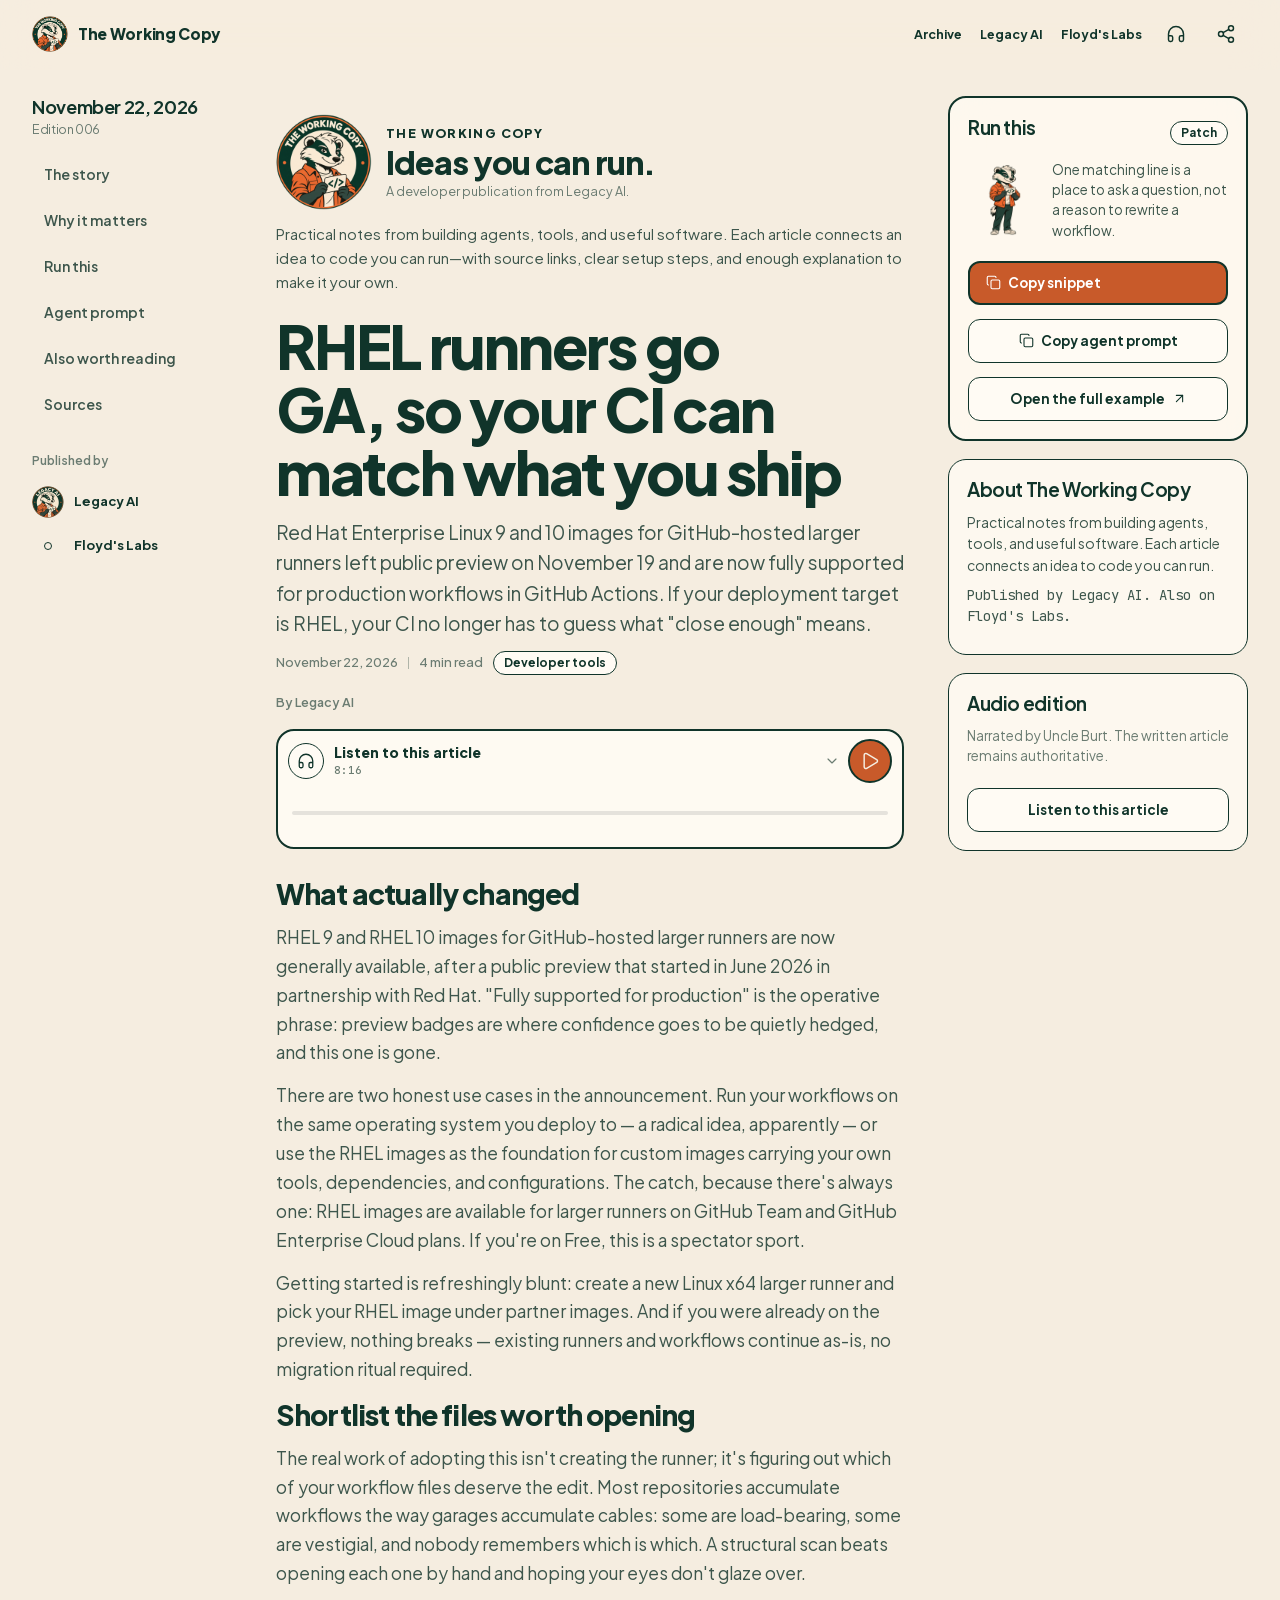
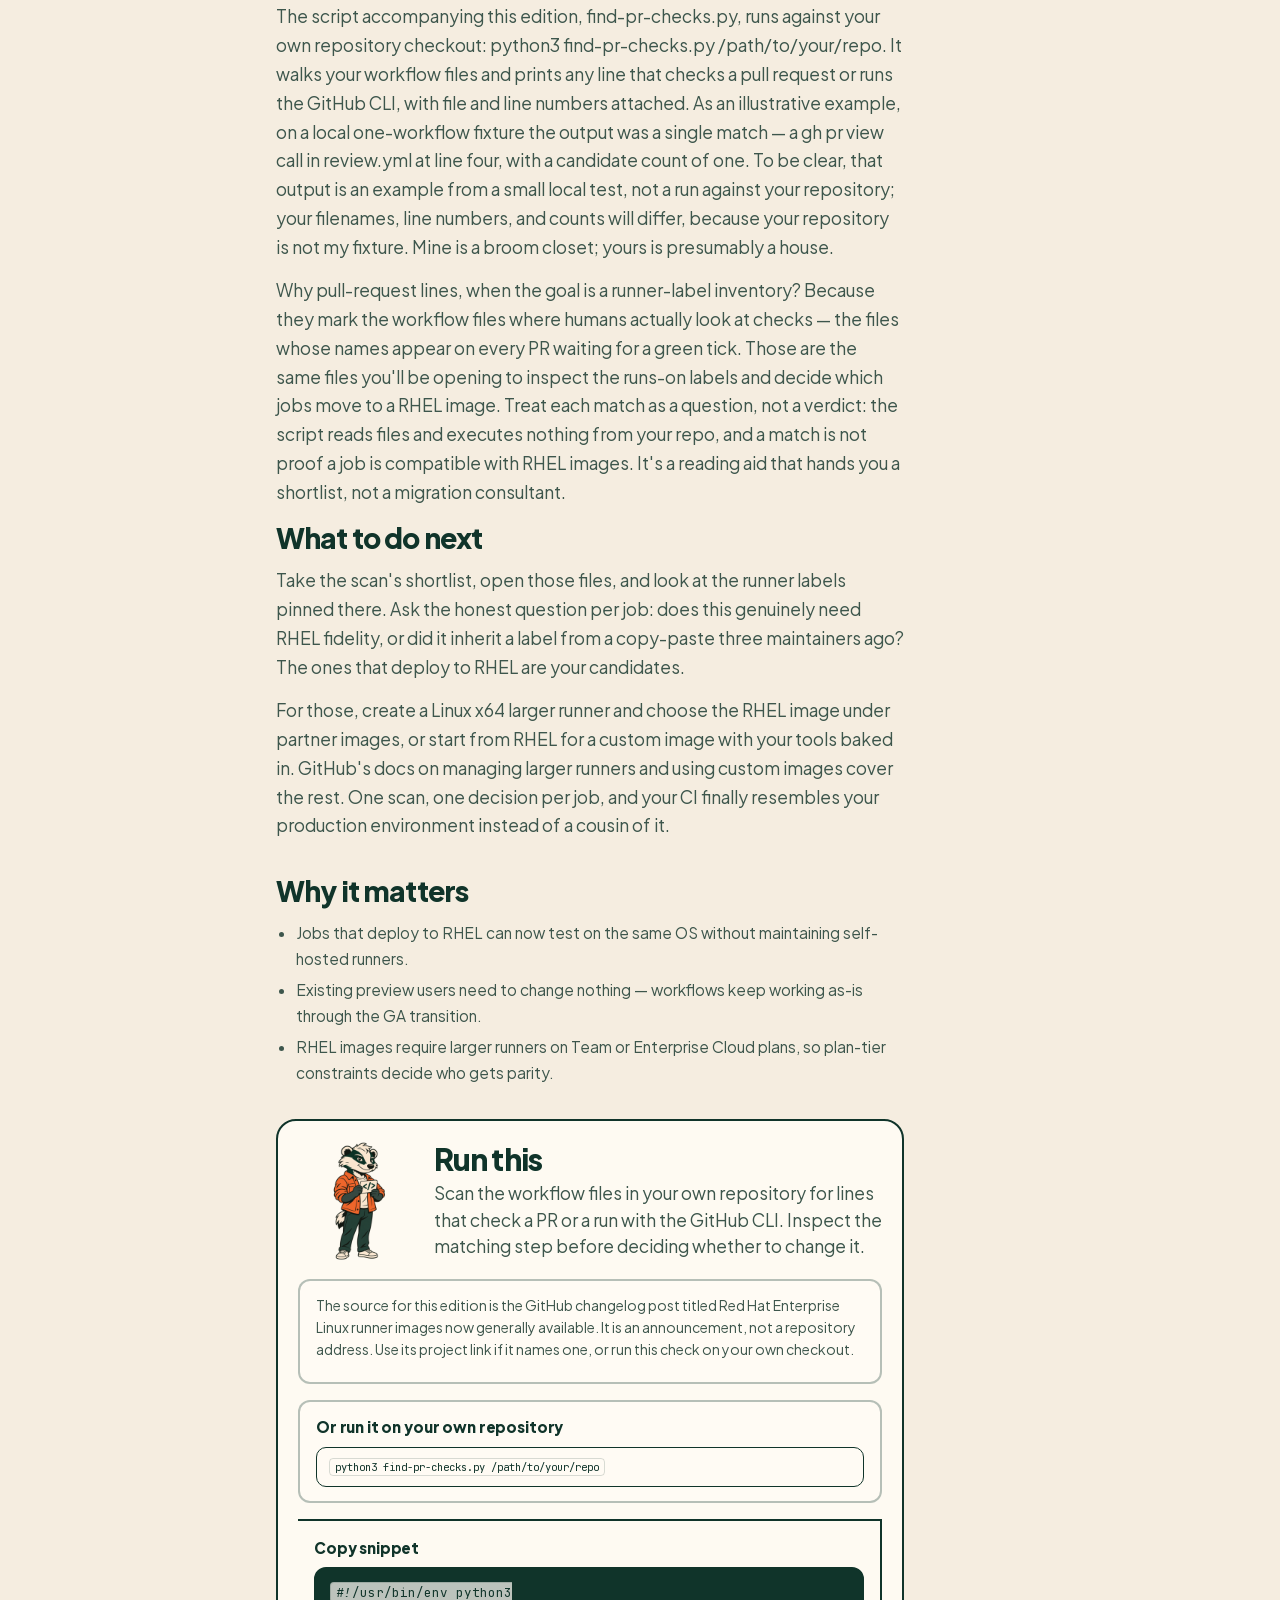
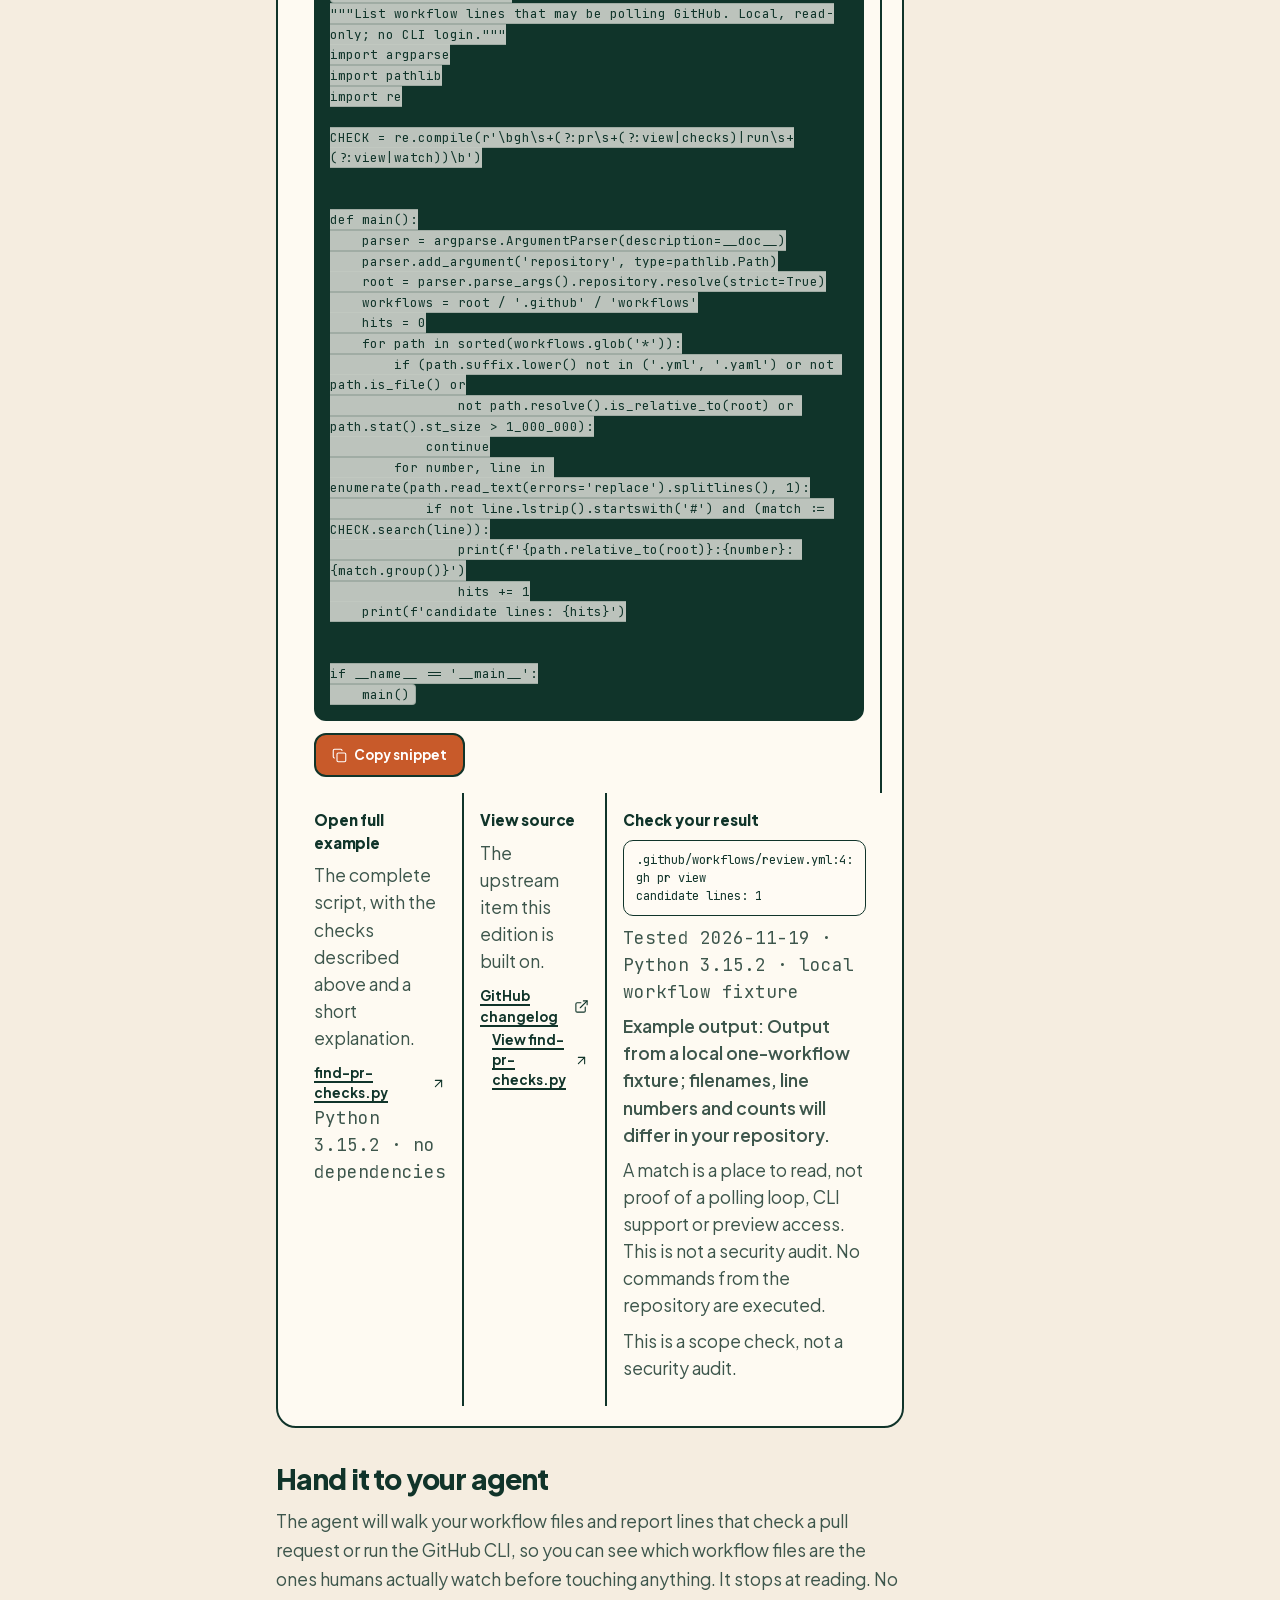
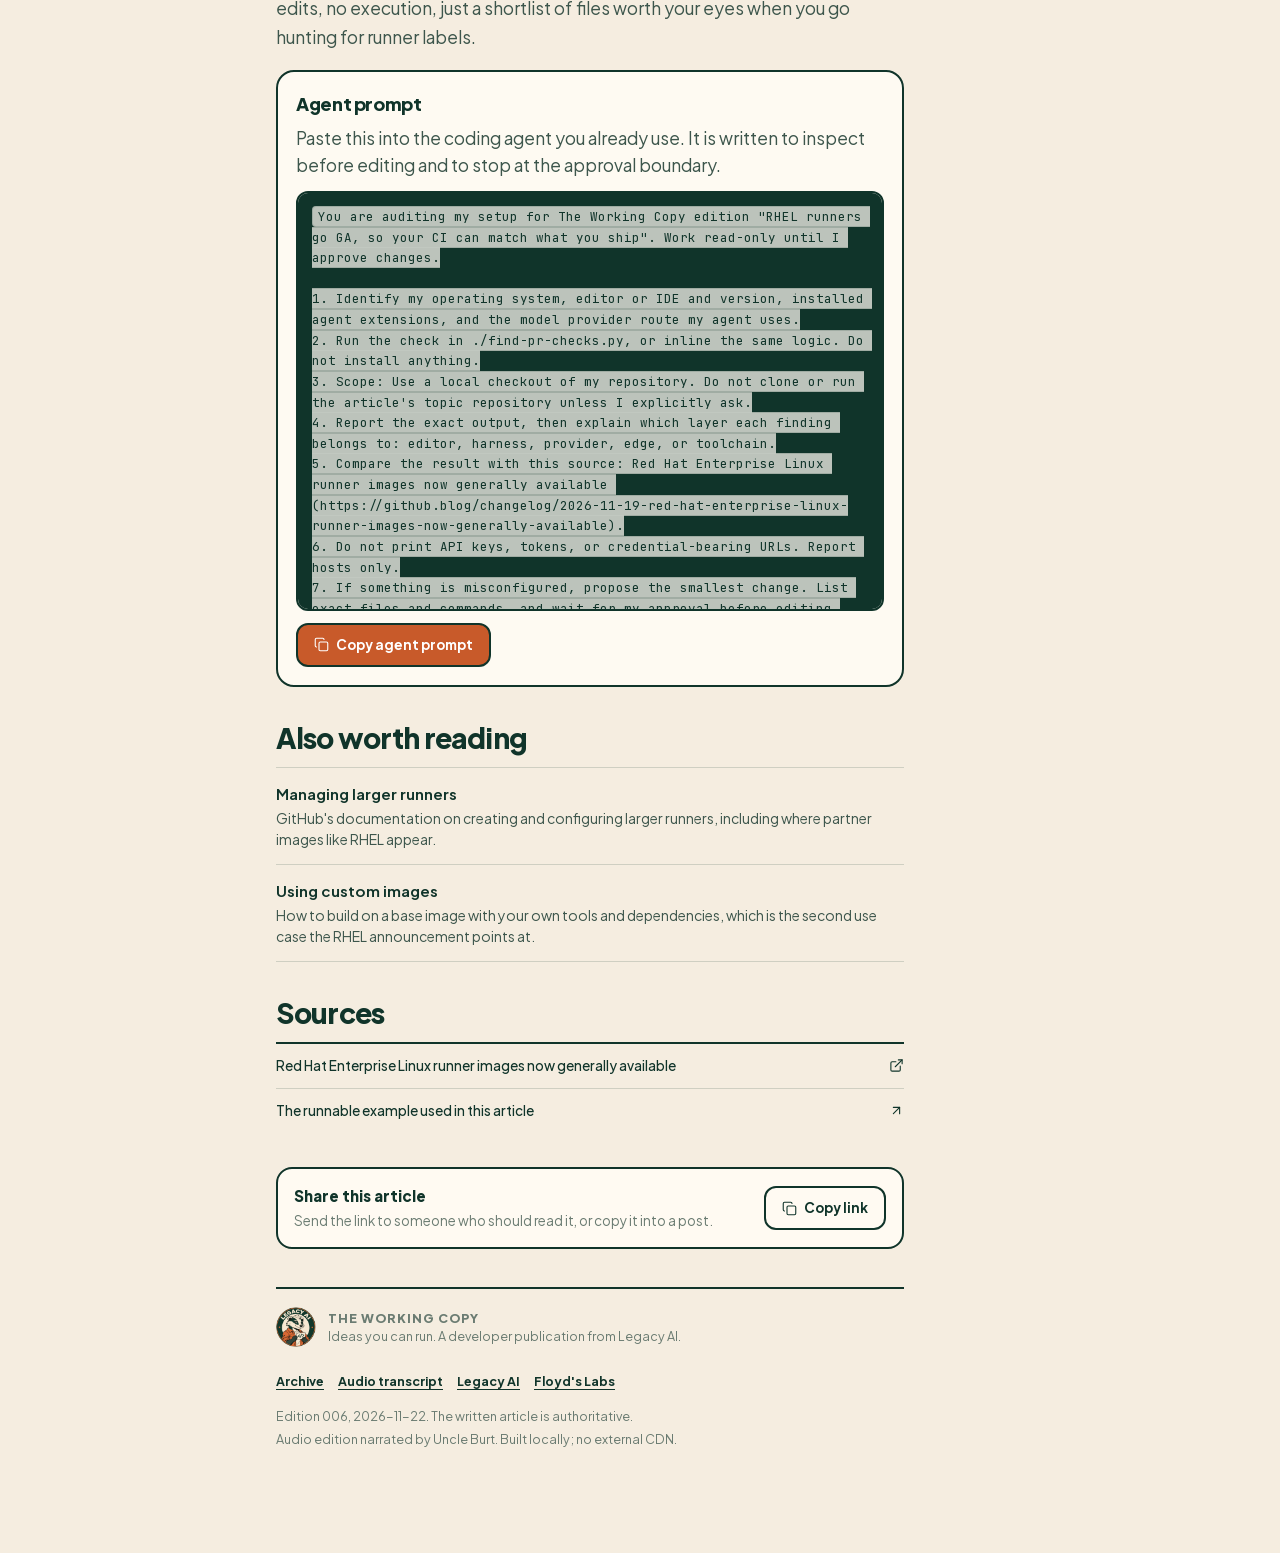
<file: editions/2026-11-22/index.html>
<!doctype html>
<html lang="en">
<head>
<meta charset="utf-8">
<meta name="viewport" content="width=device-width, initial-scale=1, viewport-fit=cover">
<meta name="theme-color" content="#F5EDE0">
<title>RHEL runners go GA, so your CI can match what you ship — The Working Copy</title>
<meta name="description" content="GitHub&#x27;s larger runners now offer generally available RHEL 9 and 10 images, so testing on the OS you deploy to no longer means keeping a self-hosted box alive.">
<meta property="og:title" content="RHEL runners go GA, so your CI can match what you ship — The Working Copy">
<meta property="og:description" content="GitHub&#x27;s larger runners now offer generally available RHEL 9 and 10 images, so testing on the OS you deploy to no longer means keeping a self-hosted box alive.">
<meta property="og:type" content="article">


<link rel="icon" href="/assets/brand/working-copy-64.d32eb6afa1.png">
<link rel="icon" type="image/png" sizes="192x192" href="/assets/icons/icon-192.efb52459f7.png">
<link rel="icon" type="image/png" sizes="512x512" href="/assets/icons/icon-512.c35d2f70d8.png">
<link rel="apple-touch-icon" href="/assets/icons/apple-touch-icon-180.6fdb141b90.png">
<link rel="manifest" href="/manifest.webmanifest">
<meta name="apple-mobile-web-app-capable" content="yes">
<meta name="mobile-web-app-capable" content="yes">
<meta name="apple-mobile-web-app-status-bar-style" content="default">
<meta name="apple-mobile-web-app-title" content="The Working Copy">
<link rel="stylesheet" href="/assets/styles.1b5d6aa369.css">
<link rel="canonical" href="https://theworkingcopy.floydslabs.com/editions/2026-11-22/">
<meta property="og:url" content="https://theworkingcopy.floydslabs.com/editions/2026-11-22/">
<meta property="og:image" content="https://theworkingcopy.floydslabs.com/assets/icons/icon-512.c35d2f70d8.png">
</head>
<body>
<svg class="sprite" aria-hidden="true" focusable="false"><symbol id="i-arrow-up-right" viewBox="0 0 24 24"><path d="M7 7h10v10" />
  <path d="M7 17 17 7" /></symbol>
<symbol id="i-calendar" viewBox="0 0 24 24"><path d="M8 2v4" />
  <path d="M16 2v4" />
  <rect width="18" height="18" x="3" y="4" rx="2" />
  <path d="M3 10h18" /></symbol>
<symbol id="i-check" viewBox="0 0 24 24"><path d="M20 6 9 17l-5-5" /></symbol>
<symbol id="i-chevron-down" viewBox="0 0 24 24"><path d="m6 9 6 6 6-6" /></symbol>
<symbol id="i-chevron-up" viewBox="0 0 24 24"><path d="m18 15-6-6-6 6" /></symbol>
<symbol id="i-clock" viewBox="0 0 24 24"><path d="M12 6v6l4 2" />
  <circle cx="12" cy="12" r="10" /></symbol>
<symbol id="i-copy" viewBox="0 0 24 24"><rect width="14" height="14" x="8" y="8" rx="2" ry="2" />
  <path d="M4 16c-1.1 0-2-.9-2-2V4c0-1.1.9-2 2-2h10c1.1 0 2 .9 2 2" /></symbol>
<symbol id="i-download" viewBox="0 0 24 24"><path d="M12 15V3" />
  <path d="M21 15v4a2 2 0 0 1-2 2H5a2 2 0 0 1-2-2v-4" />
  <path d="m7 10 5 5 5-5" /></symbol>
<symbol id="i-external-link" viewBox="0 0 24 24"><path d="M15 3h6v6" />
  <path d="M10 14 21 3" />
  <path d="M18 13v6a2 2 0 0 1-2 2H5a2 2 0 0 1-2-2V8a2 2 0 0 1 2-2h6" /></symbol>
<symbol id="i-headphones" viewBox="0 0 24 24"><path d="M3 14h3a2 2 0 0 1 2 2v3a2 2 0 0 1-2 2H5a2 2 0 0 1-2-2v-7a9 9 0 0 1 18 0v7a2 2 0 0 1-2 2h-1a2 2 0 0 1-2-2v-3a2 2 0 0 1 2-2h3" /></symbol>
<symbol id="i-menu" viewBox="0 0 24 24"><path d="M4 5h16" />
  <path d="M4 12h16" />
  <path d="M4 19h16" /></symbol>
<symbol id="i-pause" viewBox="0 0 24 24"><rect x="14" y="3" width="5" height="18" rx="1" />
  <rect x="5" y="3" width="5" height="18" rx="1" /></symbol>
<symbol id="i-play" viewBox="0 0 24 24"><path d="M5 5a2 2 0 0 1 3.008-1.728l11.997 6.998a2 2 0 0 1 .003 3.458l-12 7A2 2 0 0 1 5 19z" /></symbol>
<symbol id="i-server" viewBox="0 0 24 24"><rect width="20" height="8" x="2" y="2" rx="2" ry="2" />
  <rect width="20" height="8" x="2" y="14" rx="2" ry="2" />
  <line x1="6" x2="6.01" y1="6" y2="6" />
  <line x1="6" x2="6.01" y1="18" y2="18" /></symbol>
<symbol id="i-share-2" viewBox="0 0 24 24"><circle cx="18" cy="5" r="3" />
  <circle cx="6" cy="12" r="3" />
  <circle cx="18" cy="19" r="3" />
  <line x1="8.59" x2="15.42" y1="13.51" y2="17.49" />
  <line x1="15.41" x2="8.59" y1="6.51" y2="10.49" /></symbol>
<symbol id="i-shield-check" viewBox="0 0 24 24"><path d="M20 13c0 5-3.5 7.5-7.66 8.95a1 1 0 0 1-.67-.01C7.5 20.5 4 18 4 13V6a1 1 0 0 1 1-1c2 0 4.5-1.2 6.24-2.72a1.17 1.17 0 0 1 1.52 0C14.51 3.81 17 5 19 5a1 1 0 0 1 1 1z" />
  <path d="m9 12 2 2 4-4" /></symbol>
<symbol id="i-x" viewBox="0 0 24 24"><path d="M18 6 6 18" />
  <path d="m6 6 12 12" /></symbol></svg>

<a class="skip" href="#main">Skip to content</a>

<header class="topbar" id="topbar">
  <div class="topbar-inner">
    <a class="brand" href="#main" aria-label="The Working Copy">
      <img class="brand-logo" src="/assets/brand/working-copy-256.aff5e3278e.png" alt="" width="36" height="36">
      <span class="brand-name">The Working Copy</span>
    </a>
    <div class="top-actions">
      <a class="top-link" href="/archive/">Archive</a>
      <a class="top-link" href="https://legacyai.space">Legacy AI</a>
      <a class="top-link" href="https://floydslabs.com">Floyd's Labs</a>
      <button class="icon-btn" data-open-audio aria-label="Listen to this article">
        <svg class="icon" aria-hidden="true"><use href="#i-headphones"/></svg>
      </button>
      <button class="icon-btn" id="shareTop" aria-label="Share this article">
        <svg class="icon" aria-hidden="true"><use href="#i-share-2"/></svg>
      </button>
    </div>
  </div>
</header>

<div class="shell">
  <aside class="rail" aria-label="Article navigation">
    <div class="rail-block">
      <p class="rail-date">November 22, 2026<span>Edition 006</span></p>
      <nav class="rail-nav" aria-label="In this article">
        <a class="rail-link" href="#story">The story</a>
        <a class="rail-link" href="#why">Why it matters</a>
        <a class="rail-link" href="#run">Run this</a>
        <a class="rail-link" href="#agent">Agent prompt</a>
        <a class="rail-link" href="#watch">Also worth reading</a>
        <a class="rail-link" href="#sources">Sources</a>
      </nav>
    </div>
    <div class="rail-block">
      <p class="rail-label">Published by</p>
      <a class="publisher-link" href="https://legacyai.space"><img src="/assets/brand/legacy-ai-256.001d2635f0.png" alt="" width="32" height="32">Legacy AI</a>
      <a class="publisher-link" href="https://floydslabs.com"><span class="publisher-dot" aria-hidden="true"></span>Floyd's Labs</a>
    </div>
  </aside>

  <main id="main" class="main">
    <div class="masthead">
      <img class="masthead-logo" src="/assets/brand/working-copy-256.aff5e3278e.png" alt="The Working Copy circular logo" width="72" height="72">
      <div class="masthead-copy">
        <p class="masthead-name">The Working Copy</p>
        <p class="masthead-tagline">Ideas you can run.</p>
        <p class="masthead-publisher">A developer publication from Legacy AI.</p>
      </div>
    </div>
    <p class="publication-intro">Practical notes from building agents, tools, and useful software. Each article connects an idea to code you can run—with source links, clear setup steps, and enough explanation to make it your own.</p>

    <header class="article-head">
      <h1>RHEL runners go GA, so your CI can match what you ship</h1>
      <p class="article-lede">Red Hat Enterprise Linux 9 and 10 images for GitHub-hosted larger runners left public preview on November 19 and are now fully supported for production workflows in GitHub Actions. If your deployment target is RHEL, your CI no longer has to guess what &quot;close enough&quot; means.</p>
      <div class="meta-line">
        <span>November 22, 2026</span>
        <span class="meta-sep" aria-hidden="true"></span>
        <span>4 min read</span>
        <span class="chip">Developer tools</span>
      </div>
      <p class="byline">By Legacy AI</p>
    </header>

    <section class="listen-panel" id="listen" aria-labelledby="listen-title" data-audio-panel>
      <div class="listen-bar">
        <button class="listen-toggle" data-audio-expand aria-expanded="false" aria-controls="audioExtra">
          <span class="listen-icon" aria-hidden="true"><svg class="icon"><use href="#i-headphones"/></svg></span>
          <span class="listen-bar-copy">
            <strong id="listen-title">Listen to this article</strong>
            <span class="mono" data-audio-clock>8:16</span>
          </span>
          <svg class="icon listen-chevron" aria-hidden="true"><use href="#i-chevron-down"/></svg>
        </button>
        <button class="play play-compact" data-audio-toggle aria-label="Play the audio edition">
          <svg class="icon icon-play" aria-hidden="true"><use href="#i-play"/></svg>
          <svg class="icon icon-pause" aria-hidden="true"><use href="#i-pause"/></svg>
        </button>
      </div>
      <div class="listen-seek" role="slider" tabindex="0" aria-label="Seek the audio edition" aria-valuemin="0" aria-valuemax="100" aria-valuenow="0" data-audio-seek>
        <span class="track"><span class="track-fill" data-audio-fill></span></span>
      </div>
      <div class="listen-extra" id="audioExtra">
        <div class="listen-extra-inner">
          <button class="listen-control" data-audio-back aria-label="Rewind 10 seconds"><span class="mono">-10</span></button>
          <button class="listen-control" data-audio-stop aria-label="Stop audio">Stop</button>
          <button class="listen-control" data-audio-forward aria-label="Forward 10 seconds"><span class="mono">+10</span></button>
          <a class="listen-control" href="/assets/audio/2026-11-22.0802b74763.mp3" download>Download</a>
        </div>
      </div>
      <audio id="articleAudio" src="/assets/audio/2026-11-22.0802b74763.mp3" preload="metadata"></audio>
    </section>

    <div class="article-body">
      <section id="story">
<h2>What actually changed</h2>
<p>RHEL 9 and RHEL 10 images for GitHub-hosted larger runners are now generally available, after a public preview that started in June 2026 in partnership with Red Hat. &quot;Fully supported for production&quot; is the operative phrase: preview badges are where confidence goes to be quietly hedged, and this one is gone.</p>
<p>There are two honest use cases in the announcement. Run your workflows on the same operating system you deploy to — a radical idea, apparently — or use the RHEL images as the foundation for custom images carrying your own tools, dependencies, and configurations. The catch, because there&#x27;s always one: RHEL images are available for larger runners on GitHub Team and GitHub Enterprise Cloud plans. If you&#x27;re on Free, this is a spectator sport.</p>
<p>Getting started is refreshingly blunt: create a new Linux x64 larger runner and pick your RHEL image under partner images. And if you were already on the preview, nothing breaks — existing runners and workflows continue as-is, no migration ritual required.</p>
<h2>Shortlist the files worth opening</h2>
<p>The real work of adopting this isn&#x27;t creating the runner; it&#x27;s figuring out which of your workflow files deserve the edit. Most repositories accumulate workflows the way garages accumulate cables: some are load-bearing, some are vestigial, and nobody remembers which is which. A structural scan beats opening each one by hand and hoping your eyes don&#x27;t glaze over.</p>
<p>The script accompanying this edition, find-pr-checks.py, runs against your own repository checkout: python3 find-pr-checks.py /path/to/your/repo. It walks your workflow files and prints any line that checks a pull request or runs the GitHub CLI, with file and line numbers attached. As an illustrative example, on a local one-workflow fixture the output was a single match — a gh pr view call in review.yml at line four, with a candidate count of one. To be clear, that output is an example from a small local test, not a run against your repository; your filenames, line numbers, and counts will differ, because your repository is not my fixture. Mine is a broom closet; yours is presumably a house.</p>
<p>Why pull-request lines, when the goal is a runner-label inventory? Because they mark the workflow files where humans actually look at checks — the files whose names appear on every PR waiting for a green tick. Those are the same files you&#x27;ll be opening to inspect the runs-on labels and decide which jobs move to a RHEL image. Treat each match as a question, not a verdict: the script reads files and executes nothing from your repo, and a match is not proof a job is compatible with RHEL images. It&#x27;s a reading aid that hands you a shortlist, not a migration consultant.</p>
<h2>What to do next</h2>
<p>Take the scan&#x27;s shortlist, open those files, and look at the runner labels pinned there. Ask the honest question per job: does this genuinely need RHEL fidelity, or did it inherit a label from a copy-paste three maintainers ago? The ones that deploy to RHEL are your candidates.</p>
<p>For those, create a Linux x64 larger runner and choose the RHEL image under partner images, or start from RHEL for a custom image with your tools baked in. GitHub&#x27;s docs on managing larger runners and using custom images cover the rest. One scan, one decision per job, and your CI finally resembles your production environment instead of a cousin of it.</p>
      </section>

      <section id="why">
        <h2>Why it matters</h2>
        <ul class="checklist">
          <li>Jobs that deploy to RHEL can now test on the same OS without maintaining self-hosted runners.</li>
          <li>Existing preview users need to change nothing — workflows keep working as-is through the GA transition.</li>
          <li>RHEL images require larger runners on Team or Enterprise Cloud plans, so plan-tier constraints decide who gets parity.</li>
        </ul>
      </section>

      <section class="run-this" id="run" aria-labelledby="run-title">
        <div class="run-head">
          <img class="patch" src="/assets/brand/patch-320.7f34876db4.png" srcset="/assets/brand/patch-320.7f34876db4.png 320w, /assets/brand/patch-640.ee0c24400f.png 640w" sizes="120px" alt="Patch, the Working Copy badger, holding a code card" width="120" height="120">
          <div>
            <h2 id="run-title">Run this</h2>
            <p>Scan the workflow files in your own repository for lines that check a PR or a run with the GitHub CLI. Inspect the matching step before deciding whether to change it.</p>
          </div>
        </div>
        <div class="run-scope"><p class="section-note">The source for this edition is the GitHub changelog post titled Red Hat Enterprise Linux runner images now generally available. It is an announcement, not a repository address. Use its project link if it names one, or run this check on your own checkout.</p></div><div class="run-scope"><h3>Or run it on your own repository</h3><pre class="output"><code>python3 find-pr-checks.py /path/to/your/repo</code></pre></div>
        <div class="run-grid">
          <div class="run-step run-code">
            <h3>Copy snippet</h3>
            <pre><code id="run-snippet">#!/usr/bin/env python3
&quot;&quot;&quot;List workflow lines that may be polling GitHub. Local, read-only; no CLI login.&quot;&quot;&quot;
import argparse
import pathlib
import re

CHECK = re.compile(r&#x27;\bgh\s+(?:pr\s+(?:view|checks)|run\s+(?:view|watch))\b&#x27;)


def main():
    parser = argparse.ArgumentParser(description=__doc__)
    parser.add_argument(&#x27;repository&#x27;, type=pathlib.Path)
    root = parser.parse_args().repository.resolve(strict=True)
    workflows = root / &#x27;.github&#x27; / &#x27;workflows&#x27;
    hits = 0
    for path in sorted(workflows.glob(&#x27;*&#x27;)):
        if (path.suffix.lower() not in (&#x27;.yml&#x27;, &#x27;.yaml&#x27;) or not path.is_file() or
                not path.resolve().is_relative_to(root) or path.stat().st_size &gt; 1_000_000):
            continue
        for number, line in enumerate(path.read_text(errors=&#x27;replace&#x27;).splitlines(), 1):
            if not line.lstrip().startswith(&#x27;#&#x27;) and (match := CHECK.search(line)):
                print(f&#x27;{path.relative_to(root)}:{number}: {match.group()}&#x27;)
                hits += 1
    print(f&#x27;candidate lines: {hits}&#x27;)


if __name__ == &#x27;__main__&#x27;:
    main()
</code></pre>
            <button class="btn-orange" data-copy-target="run-snippet">
              <svg class="icon icon-sm" aria-hidden="true"><use href="#i-copy"/></svg>
              <span>Copy snippet</span>
            </button>
          </div>
          <div class="run-step">
            <h3>Open full example</h3>
            <p>The complete script, with the checks described above and a short explanation.</p>
            <a class="run-link" href="/editions/2026-11-22/run/find-pr-checks.py">find-pr-checks.py<svg class="icon icon-sm" aria-hidden="true"><use href="#i-arrow-up-right"/></svg></a>
            <p class="mono-note">Python 3.15.2 · no dependencies</p>
          </div>
          <div class="run-step">
            <h3>View source</h3>
            <p>The upstream item this edition is built on.</p>
            <a class="run-link" href="https://github.blog/changelog/2026-11-19-red-hat-enterprise-linux-runner-images-now-generally-available">GitHub changelog<svg class="icon icon-sm" aria-hidden="true"><use href="#i-external-link"/></svg></a>
            <a class="run-link" href="/editions/2026-11-22/run/find-pr-checks.py">View find-pr-checks.py<svg class="icon icon-sm" aria-hidden="true"><use href="#i-arrow-up-right"/></svg></a>
          </div>
          <div class="run-step run-result">
            <h3>Check your result</h3>
            <pre class="output">.github/workflows/review.yml:4: gh pr view
candidate lines: 1</pre>
            <p class="mono-note">Tested 2026-11-19 · Python 3.15.2 · local workflow fixture</p>
            <p class="provenance">Example output: Output from a local one-workflow fixture; filenames, line numbers and counts will differ in your repository.</p>
            <p class="limit">A match is a place to read, not proof of a polling loop, CLI support or preview access. This is not a security audit. No commands from the repository are executed.</p>
            <p class="limit">This is a scope check, not a security audit.</p>
          </div>
        </div>
      </section>

      <section id="agent">
        <h2>Hand it to your agent</h2>
        <p>The agent will walk your workflow files and report lines that check a pull request or run the GitHub CLI, so you can see which workflow files are the ones humans actually watch before touching anything. It stops at reading. No edits, no execution, just a shortlist of files worth your eyes when you go hunting for runner labels.</p>
        <div class="agent-prompt">
          <h3>Agent prompt</h3>
          <p>Paste this into the coding agent you already use. It is written to inspect before editing and to stop at the approval boundary.</p>
          <pre><code id="agent-prompt">You are auditing my setup for The Working Copy edition &quot;RHEL runners go GA, so your CI can match what you ship&quot;. Work read-only until I approve changes.

1. Identify my operating system, editor or IDE and version, installed agent extensions, and the model provider route my agent uses.
2. Run the check in ./find-pr-checks.py, or inline the same logic. Do not install anything.
3. Scope: Use a local checkout of my repository. Do not clone or run the article&#x27;s topic repository unless I explicitly ask.
4. Report the exact output, then explain which layer each finding belongs to: editor, harness, provider, edge, or toolchain.
5. Compare the result with this source: Red Hat Enterprise Linux runner images now generally available (https://github.blog/changelog/2026-11-19-red-hat-enterprise-linux-runner-images-now-generally-available).
6. Do not print API keys, tokens, or credential-bearing URLs. Report hosts only.
7. If something is misconfigured, propose the smallest change. List exact files and commands, and wait for my approval before editing anything.
8. Finish with a one-page report: current state, risk, recommended change, verification step, and what you could not verify.</code></pre>
          <button class="btn-orange" data-copy-target="agent-prompt">
            <svg class="icon icon-sm" aria-hidden="true"><use href="#i-copy"/></svg>
            <span>Copy agent prompt</span>
          </button>
        </div>
      </section>

      <section id="watch">
        <h2>Also worth reading</h2>
        <ul class="watch-list">
          <li><strong class="watch-title">Managing larger runners</strong><span class="watch-detail">GitHub&#x27;s documentation on creating and configuring larger runners, including where partner images like RHEL appear.</span></li>
          <li><strong class="watch-title">Using custom images</strong><span class="watch-detail">How to build on a base image with your own tools and dependencies, which is the second use case the RHEL announcement points at.</span></li>
        </ul>
      </section>

      <section id="sources">
        <h2>Sources</h2>
        <ul class="source-list source-list-inline">
          <li><a href="https://github.blog/changelog/2026-11-19-red-hat-enterprise-linux-runner-images-now-generally-available">Red Hat Enterprise Linux runner images now generally available<svg class="icon icon-sm" aria-hidden="true"><use href="#i-external-link"/></svg></a></li>
          <li><a href="/editions/2026-11-22/run/find-pr-checks.py">The runnable example used in this article<svg class="icon icon-sm" aria-hidden="true"><use href="#i-arrow-up-right"/></svg></a></li>
        </ul>
      </section>
    </div>

    <section class="share-copy">
      <div>
        <p class="share-copy-title">Share this article</p>
        <p class="section-note">Send the link to someone who should read it, or copy it into a post.</p>
      </div>
      <button class="btn-outline" id="copyLink">
        <svg class="icon icon-sm" aria-hidden="true"><use href="#i-copy"/></svg>
        <span>Copy link</span>
      </button>
    </section>

    <footer class="edition-foot">
      <div class="publisher">
        <img src="/assets/brand/legacy-ai-256.001d2635f0.png" alt="Legacy AI" width="40" height="40">
        <div>
          <p class="publisher-name">The Working Copy</p>
          <p>Ideas you can run. A developer publication from Legacy AI.</p>
        </div>
      </div>
      <p class="foot-links"><a href="/archive/">Archive</a><a href="/editions/2026-11-22/audio/2026-11-22-narration.md">Audio transcript</a><a href="https://legacyai.space">Legacy AI</a><a href="https://floydslabs.com">Floyd's Labs</a></p>
      <p>Edition 006, 2026-11-22. The written article is authoritative.</p>
      <p>Audio edition narrated by Uncle Burt. Built locally; no external CDN.</p>
    </footer>
  </main>

  <aside class="aside" aria-label="Run this and about">
    <section class="listen-card glass">
      <div class="listen-head"><h2>Run this</h2><span class="chip">Patch</span></div>
      <div class="aside-run">
        <img class="aside-patch" src="/assets/brand/patch-320.7f34876db4.png" alt="Patch, the Working Copy badger" width="72" height="72">
        <p>One matching line is a place to ask a question, not a reason to rewrite a workflow.</p>
      </div>
      <button class="btn-orange" data-copy-target="run-snippet">
        <svg class="icon icon-sm" aria-hidden="true"><use href="#i-copy"/></svg>
        <span>Copy snippet</span>
      </button>
      <button class="btn-secondary" data-copy-target="agent-prompt">
        <svg class="icon icon-sm" aria-hidden="true"><use href="#i-copy"/></svg>
        <span>Copy agent prompt</span>
      </button>
      <a class="btn-secondary" href="/editions/2026-11-22/run/find-pr-checks.py">Open the full example<svg class="icon icon-sm" aria-hidden="true"><use href="#i-arrow-up-right"/></svg></a>
    </section>

    <section class="about-card">
      <h2>About The Working Copy</h2>
      <p>Practical notes from building agents, tools, and useful software. Each article connects an idea to code you can run.</p>
      <p class="mono-note">Published by Legacy AI. Also on Floyd's Labs.</p>
    </section>

    <section class="evidence-card">
      <h2>Audio edition</h2>
      <p class="section-note">Narrated by Uncle Burt. The written article remains authoritative.</p>
      <a class="btn-secondary" href="#listen" data-open-audio>Listen to this article</a>
    </section>
  </aside>
</div>

<div class="toast" id="toast" role="status" aria-live="polite" hidden></div>

<script src="/assets/app.088fed186b.js"></script>
</body>
</html>
</file>
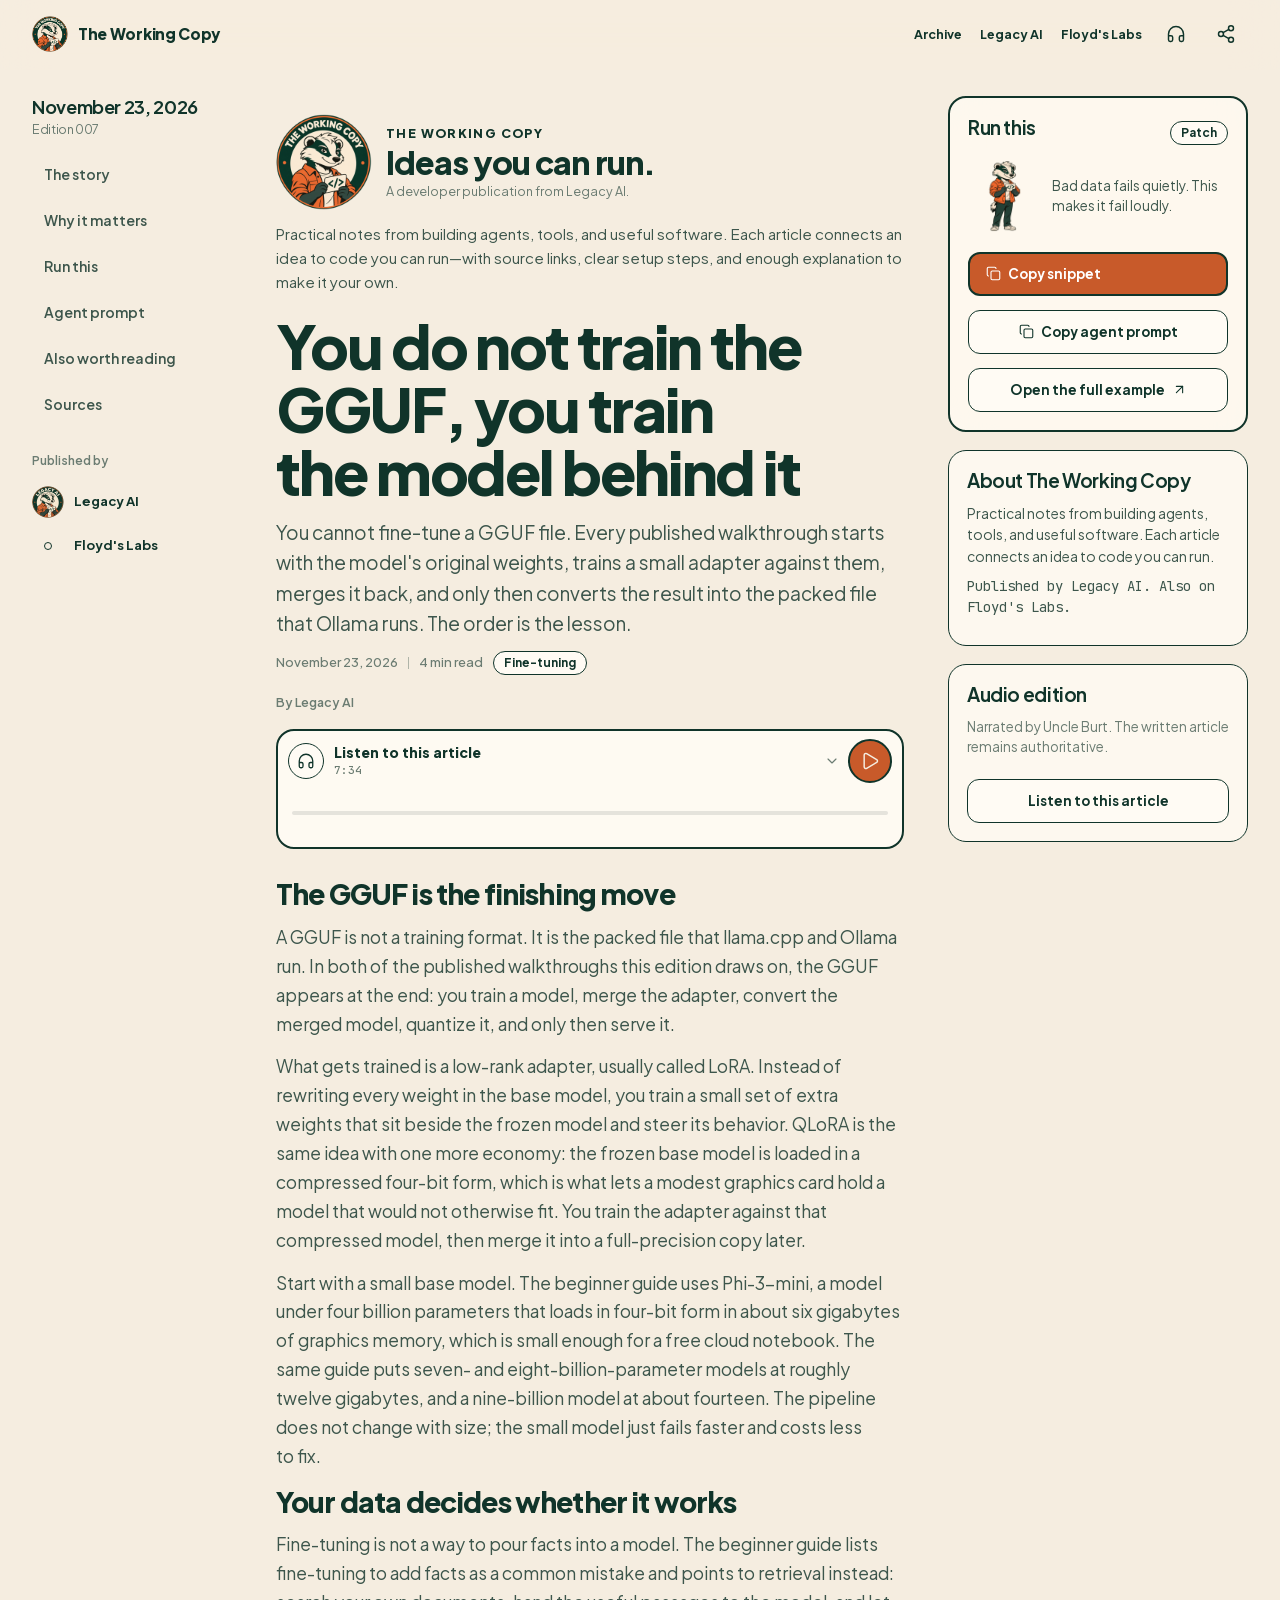
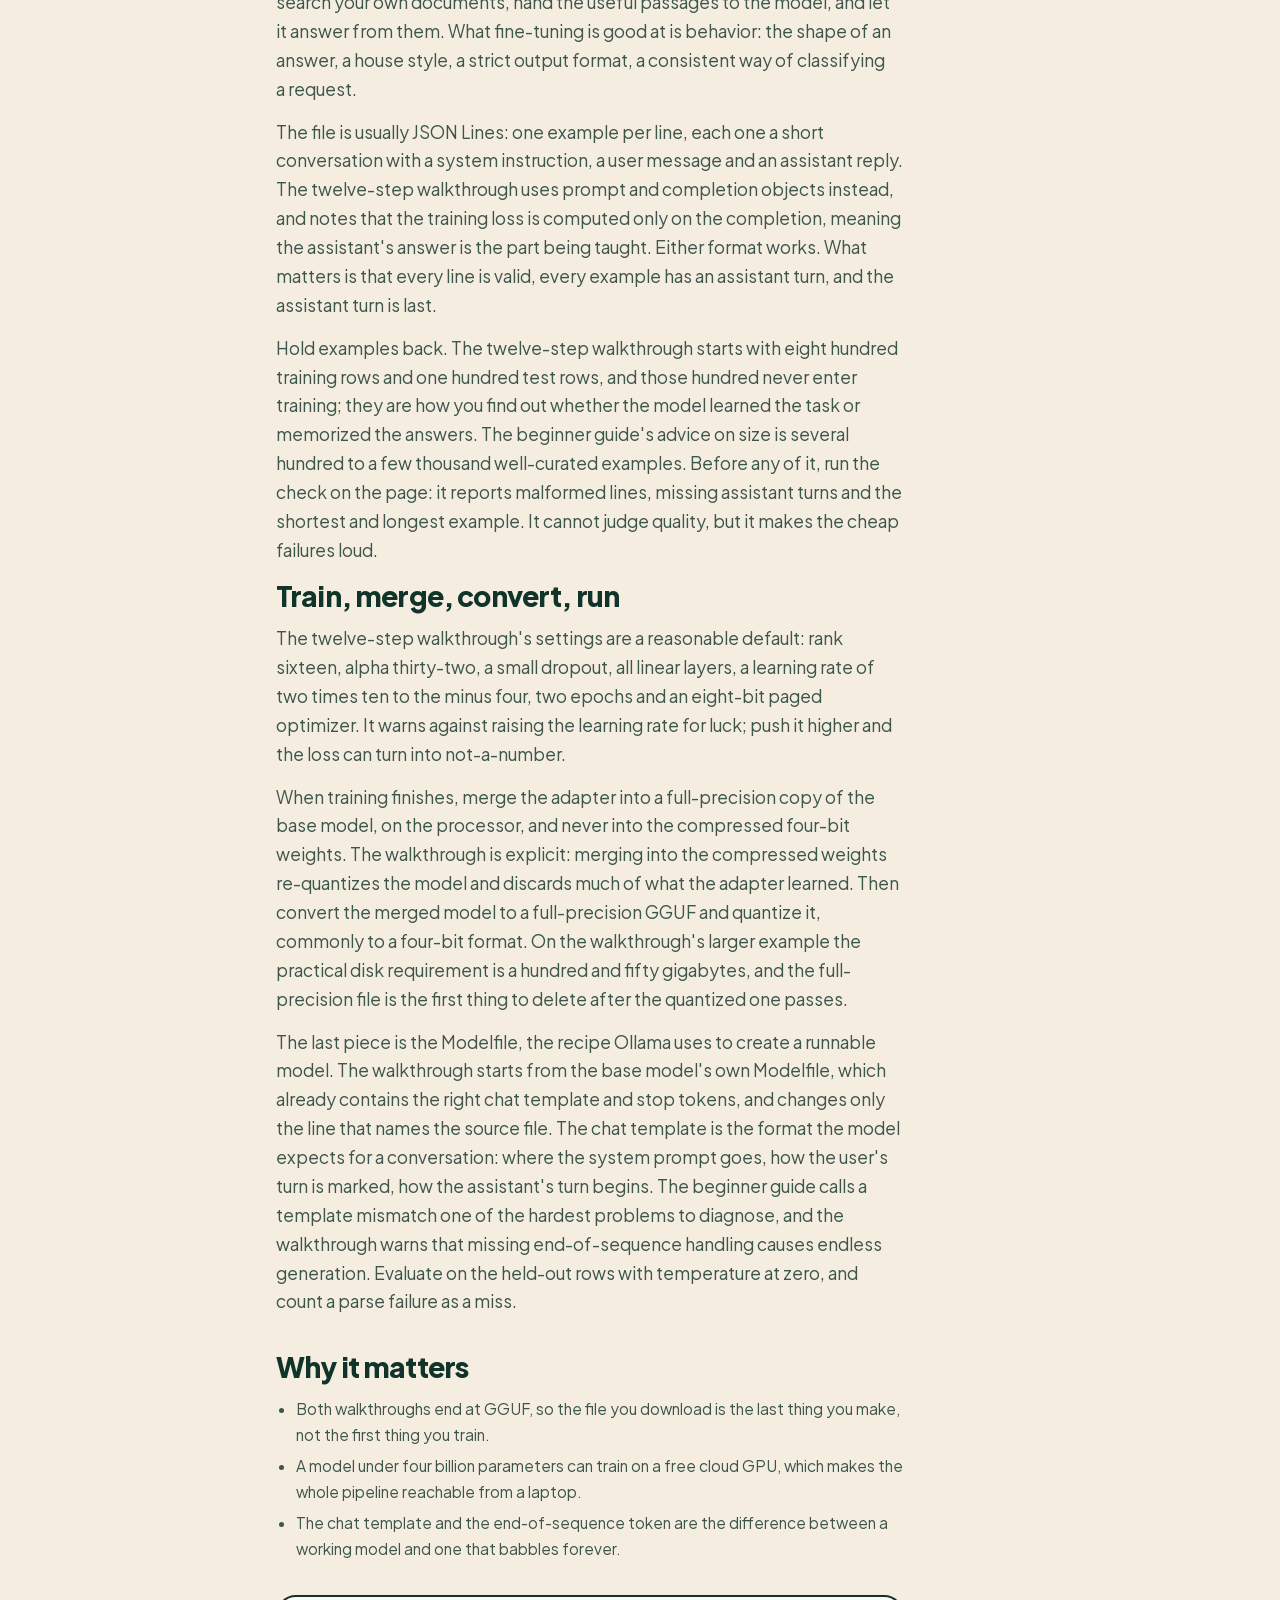
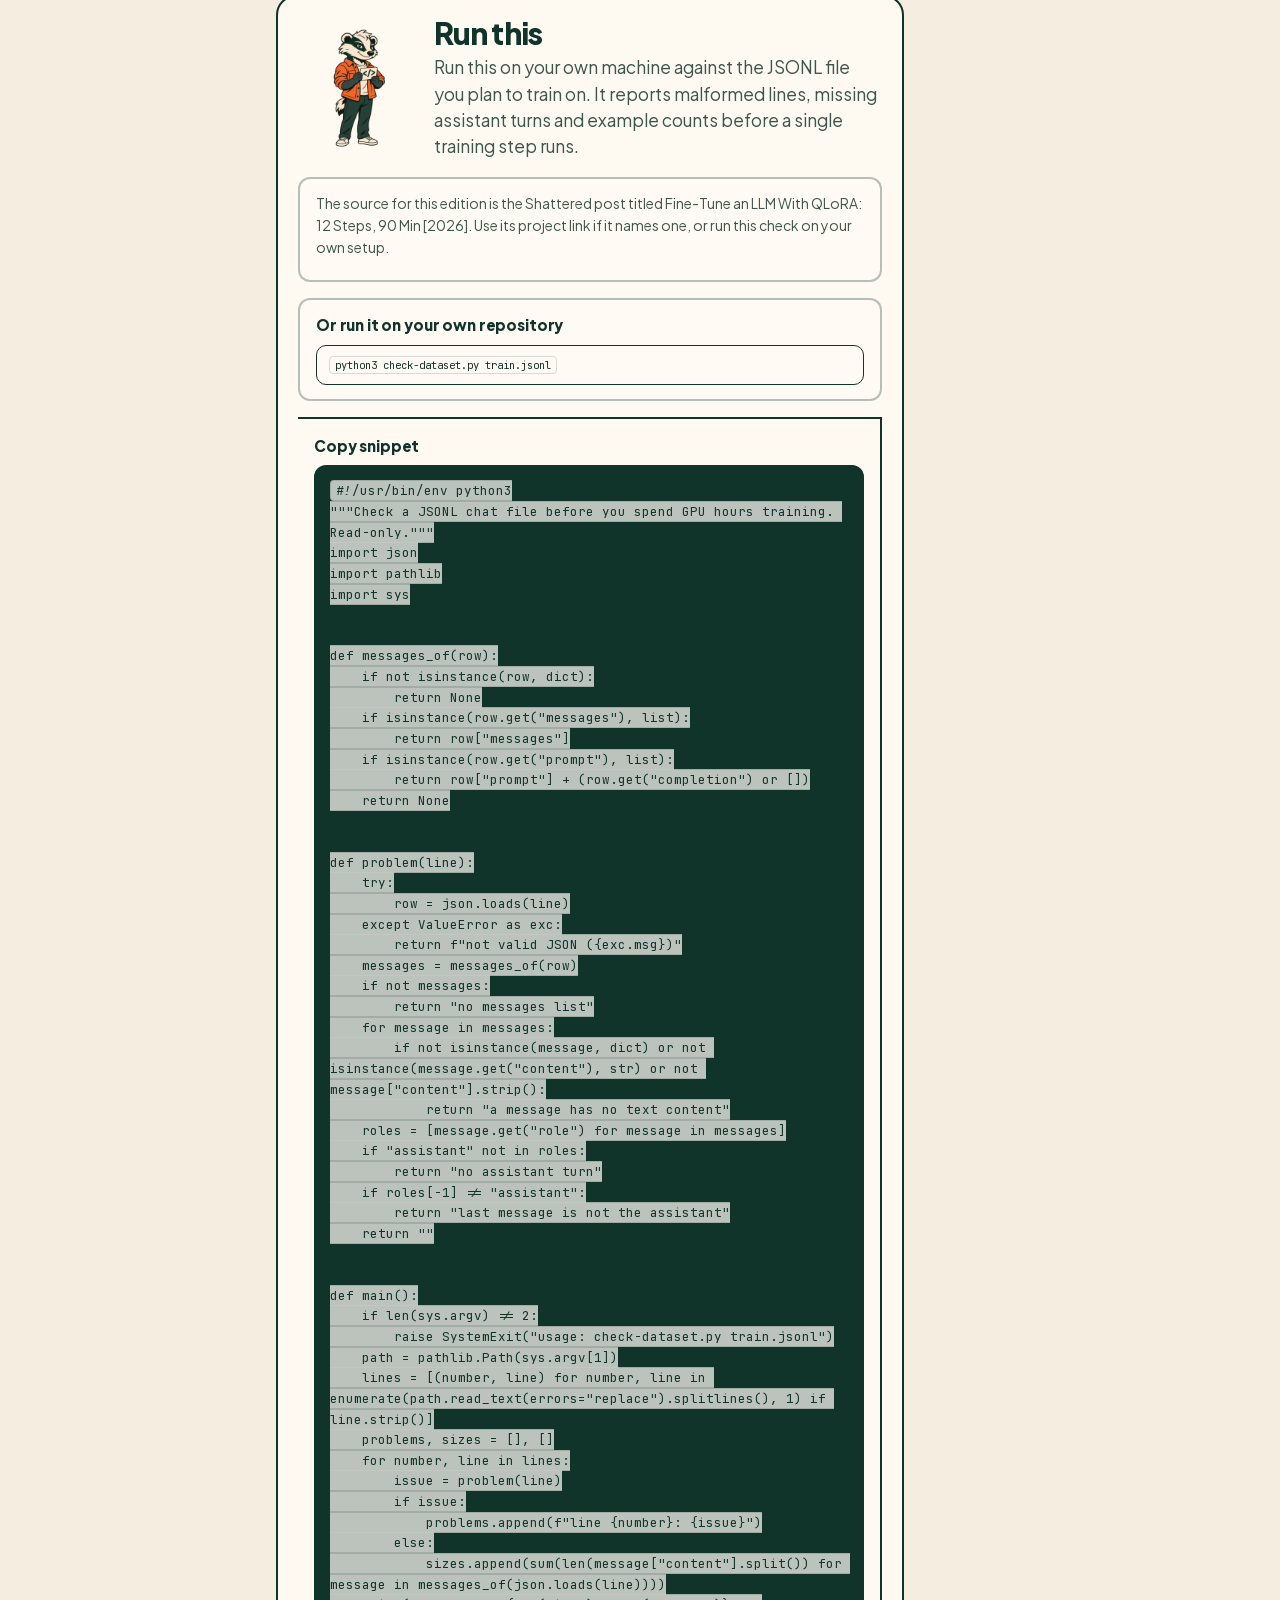
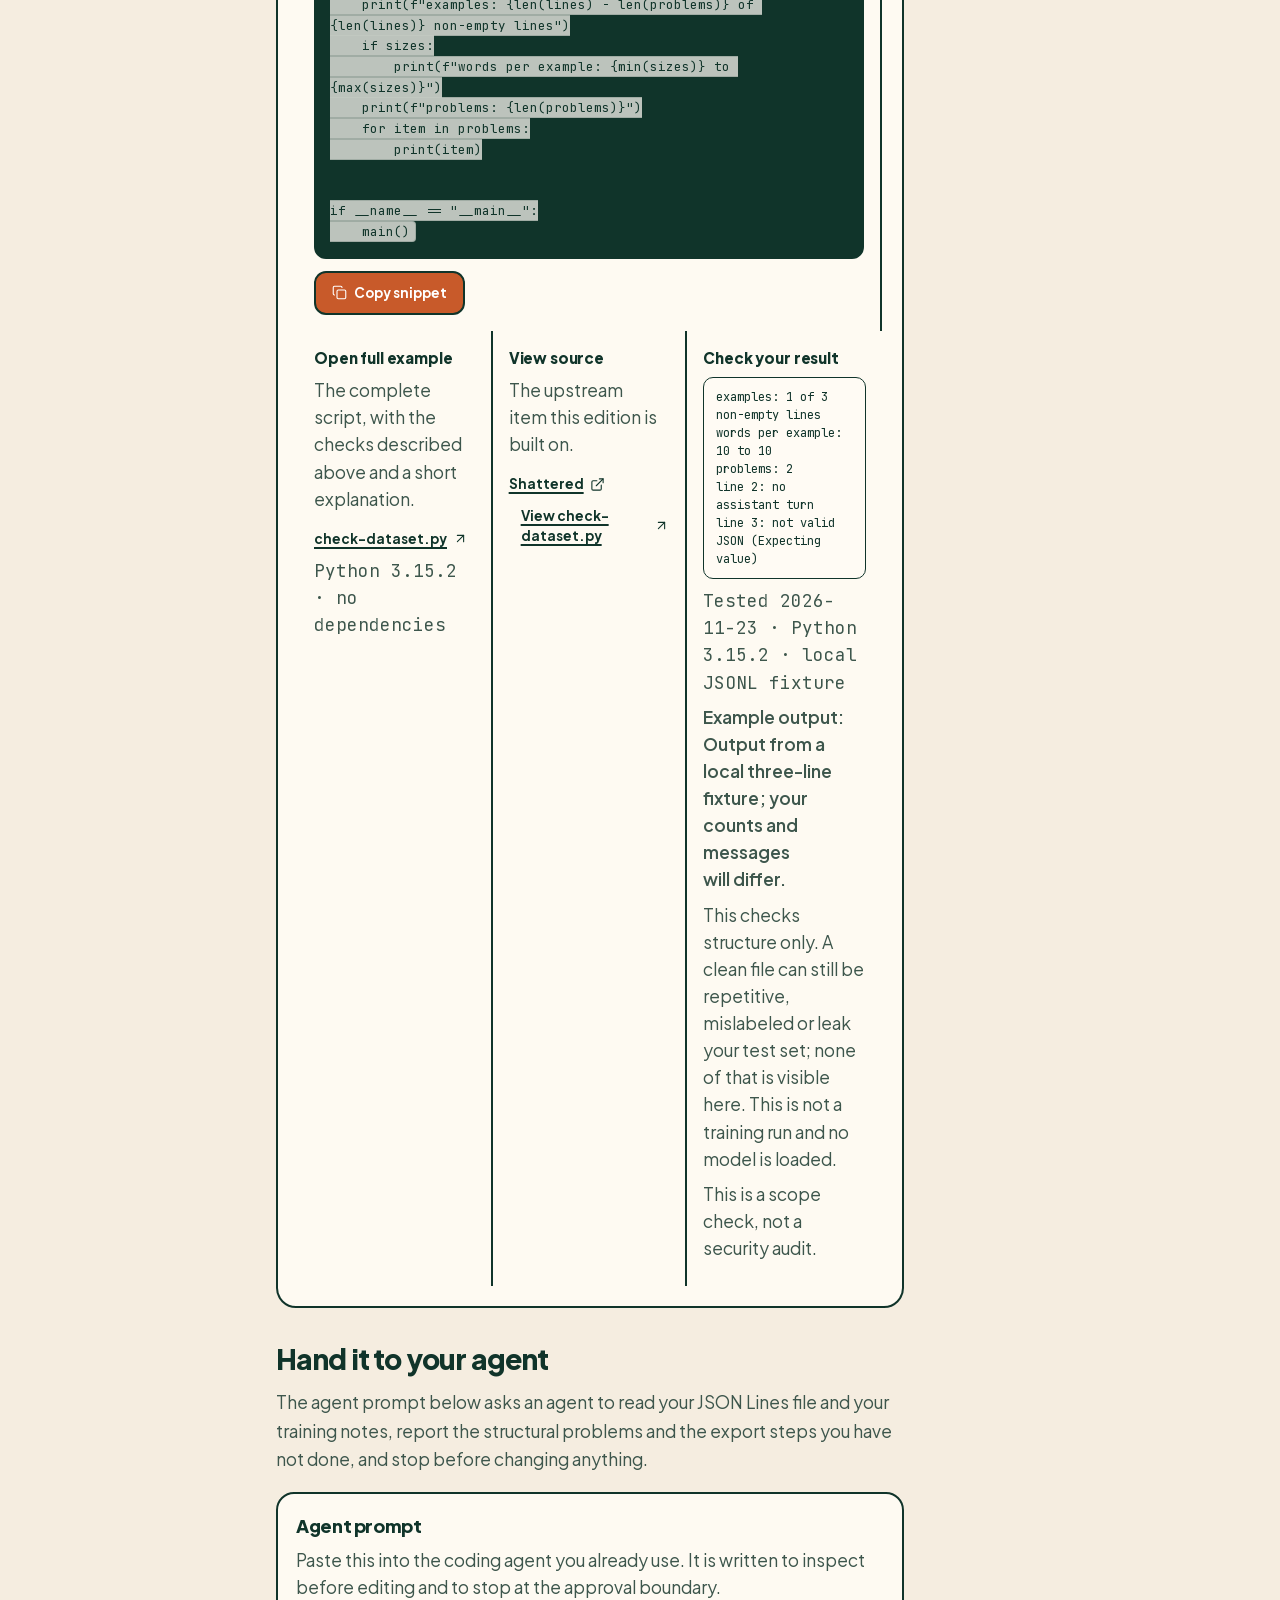
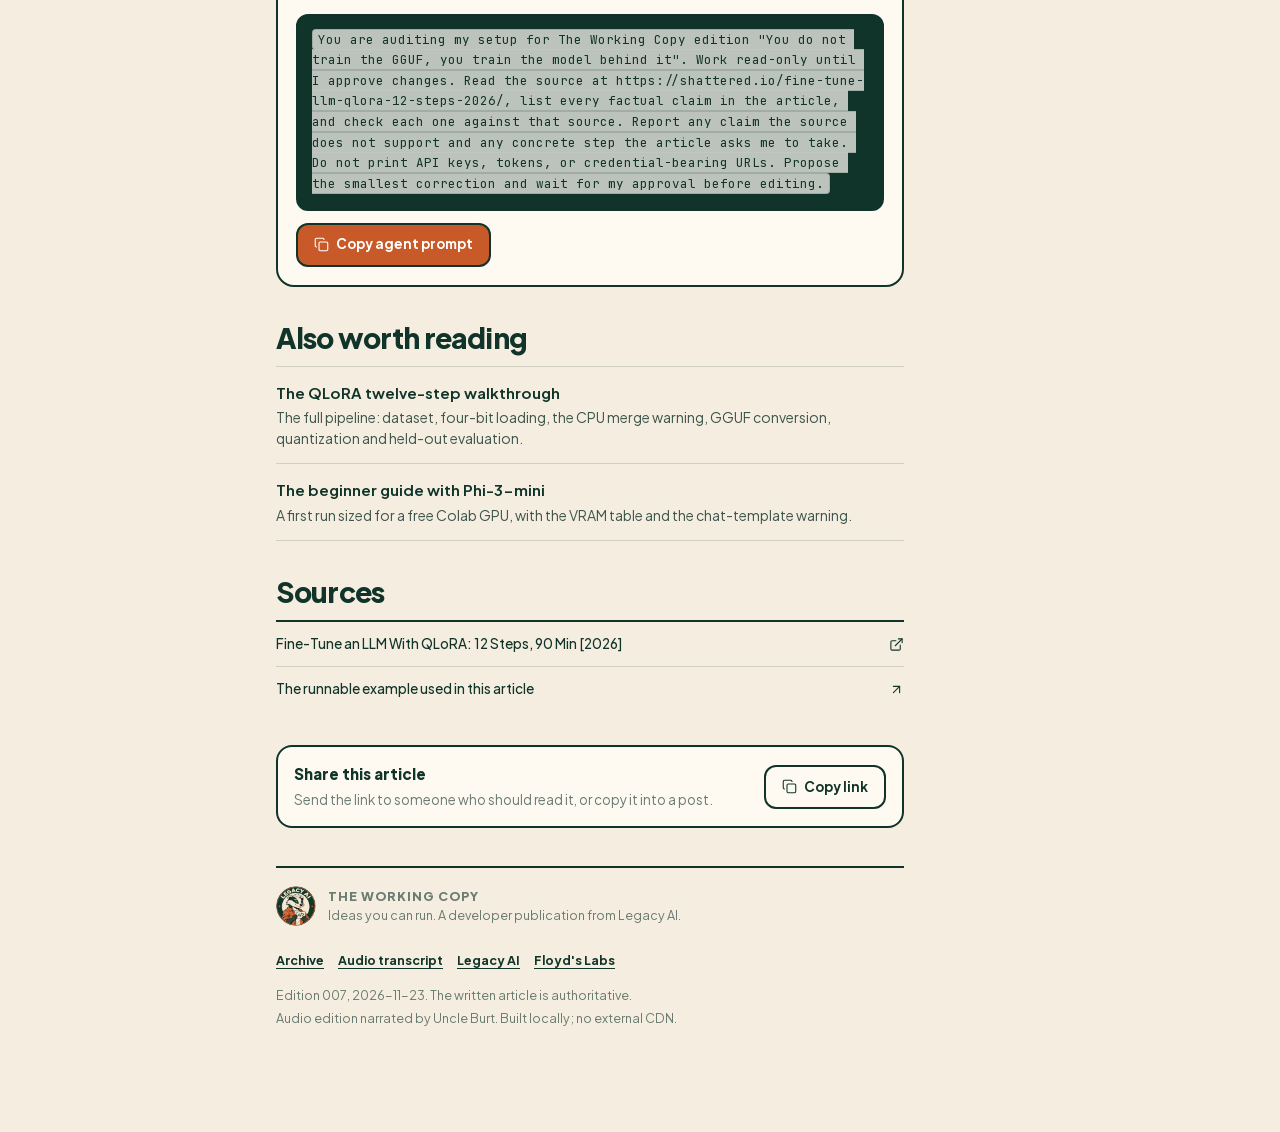
<file: editions/2026-11-23/index.html>
<!doctype html>
<html lang="en">
<head>
<meta charset="utf-8">
<meta name="viewport" content="width=device-width, initial-scale=1, viewport-fit=cover">
<meta name="theme-color" content="#F5EDE0">
<title>You do not train the GGUF, you train the model behind it — The Working Copy</title>
<meta name="description" content="Both published walkthroughs end at a GGUF file. The teaching is everything before that: a small base model, a clean dataset, a merged adapter and a chat template that matches.">
<meta property="og:title" content="You do not train the GGUF, you train the model behind it — The Working Copy">
<meta property="og:description" content="Both published walkthroughs end at a GGUF file. The teaching is everything before that: a small base model, a clean dataset, a merged adapter and a chat template that matches.">
<meta property="og:type" content="article">


<link rel="icon" href="/assets/brand/working-copy-64.d32eb6afa1.png">
<link rel="icon" type="image/png" sizes="192x192" href="/assets/icons/icon-192.efb52459f7.png">
<link rel="icon" type="image/png" sizes="512x512" href="/assets/icons/icon-512.c35d2f70d8.png">
<link rel="apple-touch-icon" href="/assets/icons/apple-touch-icon-180.6fdb141b90.png">
<link rel="manifest" href="/manifest.webmanifest">
<meta name="apple-mobile-web-app-capable" content="yes">
<meta name="mobile-web-app-capable" content="yes">
<meta name="apple-mobile-web-app-status-bar-style" content="default">
<meta name="apple-mobile-web-app-title" content="The Working Copy">
<link rel="stylesheet" href="/assets/styles.1b5d6aa369.css">
<link rel="canonical" href="https://theworkingcopy.floydslabs.com/editions/2026-11-23/">
<meta property="og:url" content="https://theworkingcopy.floydslabs.com/editions/2026-11-23/">
<meta property="og:image" content="https://theworkingcopy.floydslabs.com/assets/icons/icon-512.c35d2f70d8.png">
</head>
<body>
<svg class="sprite" aria-hidden="true" focusable="false"><symbol id="i-arrow-up-right" viewBox="0 0 24 24"><path d="M7 7h10v10" />
  <path d="M7 17 17 7" /></symbol>
<symbol id="i-calendar" viewBox="0 0 24 24"><path d="M8 2v4" />
  <path d="M16 2v4" />
  <rect width="18" height="18" x="3" y="4" rx="2" />
  <path d="M3 10h18" /></symbol>
<symbol id="i-check" viewBox="0 0 24 24"><path d="M20 6 9 17l-5-5" /></symbol>
<symbol id="i-chevron-down" viewBox="0 0 24 24"><path d="m6 9 6 6 6-6" /></symbol>
<symbol id="i-chevron-up" viewBox="0 0 24 24"><path d="m18 15-6-6-6 6" /></symbol>
<symbol id="i-clock" viewBox="0 0 24 24"><path d="M12 6v6l4 2" />
  <circle cx="12" cy="12" r="10" /></symbol>
<symbol id="i-copy" viewBox="0 0 24 24"><rect width="14" height="14" x="8" y="8" rx="2" ry="2" />
  <path d="M4 16c-1.1 0-2-.9-2-2V4c0-1.1.9-2 2-2h10c1.1 0 2 .9 2 2" /></symbol>
<symbol id="i-download" viewBox="0 0 24 24"><path d="M12 15V3" />
  <path d="M21 15v4a2 2 0 0 1-2 2H5a2 2 0 0 1-2-2v-4" />
  <path d="m7 10 5 5 5-5" /></symbol>
<symbol id="i-external-link" viewBox="0 0 24 24"><path d="M15 3h6v6" />
  <path d="M10 14 21 3" />
  <path d="M18 13v6a2 2 0 0 1-2 2H5a2 2 0 0 1-2-2V8a2 2 0 0 1 2-2h6" /></symbol>
<symbol id="i-headphones" viewBox="0 0 24 24"><path d="M3 14h3a2 2 0 0 1 2 2v3a2 2 0 0 1-2 2H5a2 2 0 0 1-2-2v-7a9 9 0 0 1 18 0v7a2 2 0 0 1-2 2h-1a2 2 0 0 1-2-2v-3a2 2 0 0 1 2-2h3" /></symbol>
<symbol id="i-menu" viewBox="0 0 24 24"><path d="M4 5h16" />
  <path d="M4 12h16" />
  <path d="M4 19h16" /></symbol>
<symbol id="i-pause" viewBox="0 0 24 24"><rect x="14" y="3" width="5" height="18" rx="1" />
  <rect x="5" y="3" width="5" height="18" rx="1" /></symbol>
<symbol id="i-play" viewBox="0 0 24 24"><path d="M5 5a2 2 0 0 1 3.008-1.728l11.997 6.998a2 2 0 0 1 .003 3.458l-12 7A2 2 0 0 1 5 19z" /></symbol>
<symbol id="i-server" viewBox="0 0 24 24"><rect width="20" height="8" x="2" y="2" rx="2" ry="2" />
  <rect width="20" height="8" x="2" y="14" rx="2" ry="2" />
  <line x1="6" x2="6.01" y1="6" y2="6" />
  <line x1="6" x2="6.01" y1="18" y2="18" /></symbol>
<symbol id="i-share-2" viewBox="0 0 24 24"><circle cx="18" cy="5" r="3" />
  <circle cx="6" cy="12" r="3" />
  <circle cx="18" cy="19" r="3" />
  <line x1="8.59" x2="15.42" y1="13.51" y2="17.49" />
  <line x1="15.41" x2="8.59" y1="6.51" y2="10.49" /></symbol>
<symbol id="i-shield-check" viewBox="0 0 24 24"><path d="M20 13c0 5-3.5 7.5-7.66 8.95a1 1 0 0 1-.67-.01C7.5 20.5 4 18 4 13V6a1 1 0 0 1 1-1c2 0 4.5-1.2 6.24-2.72a1.17 1.17 0 0 1 1.52 0C14.51 3.81 17 5 19 5a1 1 0 0 1 1 1z" />
  <path d="m9 12 2 2 4-4" /></symbol>
<symbol id="i-x" viewBox="0 0 24 24"><path d="M18 6 6 18" />
  <path d="m6 6 12 12" /></symbol></svg>

<a class="skip" href="#main">Skip to content</a>

<header class="topbar" id="topbar">
  <div class="topbar-inner">
    <a class="brand" href="#main" aria-label="The Working Copy">
      <img class="brand-logo" src="/assets/brand/working-copy-256.aff5e3278e.png" alt="" width="36" height="36">
      <span class="brand-name">The Working Copy</span>
    </a>
    <div class="top-actions">
      <a class="top-link" href="/archive/">Archive</a>
      <a class="top-link" href="https://legacyai.space">Legacy AI</a>
      <a class="top-link" href="https://floydslabs.com">Floyd's Labs</a>
      <button class="icon-btn" data-open-audio aria-label="Listen to this article">
        <svg class="icon" aria-hidden="true"><use href="#i-headphones"/></svg>
      </button>
      <button class="icon-btn" id="shareTop" aria-label="Share this article">
        <svg class="icon" aria-hidden="true"><use href="#i-share-2"/></svg>
      </button>
    </div>
  </div>
</header>

<div class="shell">
  <aside class="rail" aria-label="Article navigation">
    <div class="rail-block">
      <p class="rail-date">November 23, 2026<span>Edition 007</span></p>
      <nav class="rail-nav" aria-label="In this article">
        <a class="rail-link" href="#story">The story</a>
        <a class="rail-link" href="#why">Why it matters</a>
        <a class="rail-link" href="#run">Run this</a>
        <a class="rail-link" href="#agent">Agent prompt</a>
        <a class="rail-link" href="#watch">Also worth reading</a>
        <a class="rail-link" href="#sources">Sources</a>
      </nav>
    </div>
    <div class="rail-block">
      <p class="rail-label">Published by</p>
      <a class="publisher-link" href="https://legacyai.space"><img src="/assets/brand/legacy-ai-256.001d2635f0.png" alt="" width="32" height="32">Legacy AI</a>
      <a class="publisher-link" href="https://floydslabs.com"><span class="publisher-dot" aria-hidden="true"></span>Floyd's Labs</a>
    </div>
  </aside>

  <main id="main" class="main">
    <div class="masthead">
      <img class="masthead-logo" src="/assets/brand/working-copy-256.aff5e3278e.png" alt="The Working Copy circular logo" width="72" height="72">
      <div class="masthead-copy">
        <p class="masthead-name">The Working Copy</p>
        <p class="masthead-tagline">Ideas you can run.</p>
        <p class="masthead-publisher">A developer publication from Legacy AI.</p>
      </div>
    </div>
    <p class="publication-intro">Practical notes from building agents, tools, and useful software. Each article connects an idea to code you can run—with source links, clear setup steps, and enough explanation to make it your own.</p>

    <header class="article-head">
      <h1>You do not train the GGUF, you train the model behind it</h1>
      <p class="article-lede">You cannot fine-tune a GGUF file. Every published walkthrough starts with the model&#x27;s original weights, trains a small adapter against them, merges it back, and only then converts the result into the packed file that Ollama runs. The order is the lesson.</p>
      <div class="meta-line">
        <span>November 23, 2026</span>
        <span class="meta-sep" aria-hidden="true"></span>
        <span>4 min read</span>
        <span class="chip">Fine-tuning</span>
      </div>
      <p class="byline">By Legacy AI</p>
    </header>

    <section class="listen-panel" id="listen" aria-labelledby="listen-title" data-audio-panel>
      <div class="listen-bar">
        <button class="listen-toggle" data-audio-expand aria-expanded="false" aria-controls="audioExtra">
          <span class="listen-icon" aria-hidden="true"><svg class="icon"><use href="#i-headphones"/></svg></span>
          <span class="listen-bar-copy">
            <strong id="listen-title">Listen to this article</strong>
            <span class="mono" data-audio-clock>7:34</span>
          </span>
          <svg class="icon listen-chevron" aria-hidden="true"><use href="#i-chevron-down"/></svg>
        </button>
        <button class="play play-compact" data-audio-toggle aria-label="Play the audio edition">
          <svg class="icon icon-play" aria-hidden="true"><use href="#i-play"/></svg>
          <svg class="icon icon-pause" aria-hidden="true"><use href="#i-pause"/></svg>
        </button>
      </div>
      <div class="listen-seek" role="slider" tabindex="0" aria-label="Seek the audio edition" aria-valuemin="0" aria-valuemax="100" aria-valuenow="0" data-audio-seek>
        <span class="track"><span class="track-fill" data-audio-fill></span></span>
      </div>
      <div class="listen-extra" id="audioExtra">
        <div class="listen-extra-inner">
          <button class="listen-control" data-audio-back aria-label="Rewind 10 seconds"><span class="mono">-10</span></button>
          <button class="listen-control" data-audio-stop aria-label="Stop audio">Stop</button>
          <button class="listen-control" data-audio-forward aria-label="Forward 10 seconds"><span class="mono">+10</span></button>
          <a class="listen-control" href="/assets/audio/2026-11-23.a484a1c8c2.mp3" download>Download</a>
        </div>
      </div>
      <audio id="articleAudio" src="/assets/audio/2026-11-23.a484a1c8c2.mp3" preload="metadata"></audio>
    </section>

    <div class="article-body">
      <section id="story">
<h2>The GGUF is the finishing move</h2>
<p>A GGUF is not a training format. It is the packed file that llama.cpp and Ollama run. In both of the published walkthroughs this edition draws on, the GGUF appears at the end: you train a model, merge the adapter, convert the merged model, quantize it, and only then serve it.</p>
<p>What gets trained is a low-rank adapter, usually called LoRA. Instead of rewriting every weight in the base model, you train a small set of extra weights that sit beside the frozen model and steer its behavior. QLoRA is the same idea with one more economy: the frozen base model is loaded in a compressed four-bit form, which is what lets a modest graphics card hold a model that would not otherwise fit. You train the adapter against that compressed model, then merge it into a full-precision copy later.</p>
<p>Start with a small base model. The beginner guide uses Phi-3-mini, a model under four billion parameters that loads in four-bit form in about six gigabytes of graphics memory, which is small enough for a free cloud notebook. The same guide puts seven- and eight-billion-parameter models at roughly twelve gigabytes, and a nine-billion model at about fourteen. The pipeline does not change with size; the small model just fails faster and costs less to fix.</p>
<h2>Your data decides whether it works</h2>
<p>Fine-tuning is not a way to pour facts into a model. The beginner guide lists fine-tuning to add facts as a common mistake and points to retrieval instead: search your own documents, hand the useful passages to the model, and let it answer from them. What fine-tuning is good at is behavior: the shape of an answer, a house style, a strict output format, a consistent way of classifying a request.</p>
<p>The file is usually JSON Lines: one example per line, each one a short conversation with a system instruction, a user message and an assistant reply. The twelve-step walkthrough uses prompt and completion objects instead, and notes that the training loss is computed only on the completion, meaning the assistant&#x27;s answer is the part being taught. Either format works. What matters is that every line is valid, every example has an assistant turn, and the assistant turn is last.</p>
<p>Hold examples back. The twelve-step walkthrough starts with eight hundred training rows and one hundred test rows, and those hundred never enter training; they are how you find out whether the model learned the task or memorized the answers. The beginner guide&#x27;s advice on size is several hundred to a few thousand well-curated examples. Before any of it, run the check on the page: it reports malformed lines, missing assistant turns and the shortest and longest example. It cannot judge quality, but it makes the cheap failures loud.</p>
<h2>Train, merge, convert, run</h2>
<p>The twelve-step walkthrough&#x27;s settings are a reasonable default: rank sixteen, alpha thirty-two, a small dropout, all linear layers, a learning rate of two times ten to the minus four, two epochs and an eight-bit paged optimizer. It warns against raising the learning rate for luck; push it higher and the loss can turn into not-a-number.</p>
<p>When training finishes, merge the adapter into a full-precision copy of the base model, on the processor, and never into the compressed four-bit weights. The walkthrough is explicit: merging into the compressed weights re-quantizes the model and discards much of what the adapter learned. Then convert the merged model to a full-precision GGUF and quantize it, commonly to a four-bit format. On the walkthrough&#x27;s larger example the practical disk requirement is a hundred and fifty gigabytes, and the full-precision file is the first thing to delete after the quantized one passes.</p>
<p>The last piece is the Modelfile, the recipe Ollama uses to create a runnable model. The walkthrough starts from the base model&#x27;s own Modelfile, which already contains the right chat template and stop tokens, and changes only the line that names the source file. The chat template is the format the model expects for a conversation: where the system prompt goes, how the user&#x27;s turn is marked, how the assistant&#x27;s turn begins. The beginner guide calls a template mismatch one of the hardest problems to diagnose, and the walkthrough warns that missing end-of-sequence handling causes endless generation. Evaluate on the held-out rows with temperature at zero, and count a parse failure as a miss.</p>
      </section>

      <section id="why">
        <h2>Why it matters</h2>
        <ul class="checklist">
          <li>Both walkthroughs end at GGUF, so the file you download is the last thing you make, not the first thing you train.</li>
          <li>A model under four billion parameters can train on a free cloud GPU, which makes the whole pipeline reachable from a laptop.</li>
          <li>The chat template and the end-of-sequence token are the difference between a working model and one that babbles forever.</li>
        </ul>
      </section>

      <section class="run-this" id="run" aria-labelledby="run-title">
        <div class="run-head">
          <img class="patch" src="/assets/brand/patch-320.7f34876db4.png" srcset="/assets/brand/patch-320.7f34876db4.png 320w, /assets/brand/patch-640.ee0c24400f.png 640w" sizes="120px" alt="Patch, the Working Copy badger, holding a code card" width="120" height="120">
          <div>
            <h2 id="run-title">Run this</h2>
            <p>Run this on your own machine against the JSONL file you plan to train on. It reports malformed lines, missing assistant turns and example counts before a single training step runs.</p>
          </div>
        </div>
        <div class="run-scope"><p class="section-note">The source for this edition is the Shattered post titled Fine-Tune an LLM With QLoRA: 12 Steps, 90 Min [2026]. Use its project link if it names one, or run this check on your own setup.</p></div><div class="run-scope"><h3>Or run it on your own repository</h3><pre class="output"><code>python3 check-dataset.py train.jsonl</code></pre></div>
        <div class="run-grid">
          <div class="run-step run-code">
            <h3>Copy snippet</h3>
            <pre><code id="run-snippet">#!/usr/bin/env python3
&quot;&quot;&quot;Check a JSONL chat file before you spend GPU hours training. Read-only.&quot;&quot;&quot;
import json
import pathlib
import sys


def messages_of(row):
    if not isinstance(row, dict):
        return None
    if isinstance(row.get(&quot;messages&quot;), list):
        return row[&quot;messages&quot;]
    if isinstance(row.get(&quot;prompt&quot;), list):
        return row[&quot;prompt&quot;] + (row.get(&quot;completion&quot;) or [])
    return None


def problem(line):
    try:
        row = json.loads(line)
    except ValueError as exc:
        return f&quot;not valid JSON ({exc.msg})&quot;
    messages = messages_of(row)
    if not messages:
        return &quot;no messages list&quot;
    for message in messages:
        if not isinstance(message, dict) or not isinstance(message.get(&quot;content&quot;), str) or not message[&quot;content&quot;].strip():
            return &quot;a message has no text content&quot;
    roles = [message.get(&quot;role&quot;) for message in messages]
    if &quot;assistant&quot; not in roles:
        return &quot;no assistant turn&quot;
    if roles[-1] != &quot;assistant&quot;:
        return &quot;last message is not the assistant&quot;
    return &quot;&quot;


def main():
    if len(sys.argv) != 2:
        raise SystemExit(&quot;usage: check-dataset.py train.jsonl&quot;)
    path = pathlib.Path(sys.argv[1])
    lines = [(number, line) for number, line in enumerate(path.read_text(errors=&quot;replace&quot;).splitlines(), 1) if line.strip()]
    problems, sizes = [], []
    for number, line in lines:
        issue = problem(line)
        if issue:
            problems.append(f&quot;line {number}: {issue}&quot;)
        else:
            sizes.append(sum(len(message[&quot;content&quot;].split()) for message in messages_of(json.loads(line))))
    print(f&quot;examples: {len(lines) - len(problems)} of {len(lines)} non-empty lines&quot;)
    if sizes:
        print(f&quot;words per example: {min(sizes)} to {max(sizes)}&quot;)
    print(f&quot;problems: {len(problems)}&quot;)
    for item in problems:
        print(item)


if __name__ == &quot;__main__&quot;:
    main()
</code></pre>
            <button class="btn-orange" data-copy-target="run-snippet">
              <svg class="icon icon-sm" aria-hidden="true"><use href="#i-copy"/></svg>
              <span>Copy snippet</span>
            </button>
          </div>
          <div class="run-step">
            <h3>Open full example</h3>
            <p>The complete script, with the checks described above and a short explanation.</p>
            <a class="run-link" href="/editions/2026-11-23/run/check-dataset.py">check-dataset.py<svg class="icon icon-sm" aria-hidden="true"><use href="#i-arrow-up-right"/></svg></a>
            <p class="mono-note">Python 3.15.2 · no dependencies</p>
          </div>
          <div class="run-step">
            <h3>View source</h3>
            <p>The upstream item this edition is built on.</p>
            <a class="run-link" href="https://shattered.io/fine-tune-llm-qlora-12-steps-2026/">Shattered<svg class="icon icon-sm" aria-hidden="true"><use href="#i-external-link"/></svg></a>
            <a class="run-link" href="/editions/2026-11-23/run/check-dataset.py">View check-dataset.py<svg class="icon icon-sm" aria-hidden="true"><use href="#i-arrow-up-right"/></svg></a>
          </div>
          <div class="run-step run-result">
            <h3>Check your result</h3>
            <pre class="output">examples: 1 of 3 non-empty lines
words per example: 10 to 10
problems: 2
line 2: no assistant turn
line 3: not valid JSON (Expecting value)</pre>
            <p class="mono-note">Tested 2026-11-23 · Python 3.15.2 · local JSONL fixture</p>
            <p class="provenance">Example output: Output from a local three-line fixture; your counts and messages will differ.</p>
            <p class="limit">This checks structure only. A clean file can still be repetitive, mislabeled or leak your test set; none of that is visible here. This is not a training run and no model is loaded.</p>
            <p class="limit">This is a scope check, not a security audit.</p>
          </div>
        </div>
      </section>

      <section id="agent">
        <h2>Hand it to your agent</h2>
        <p>The agent prompt below asks an agent to read your JSON Lines file and your training notes, report the structural problems and the export steps you have not done, and stop before changing anything.</p>
        <div class="agent-prompt">
          <h3>Agent prompt</h3>
          <p>Paste this into the coding agent you already use. It is written to inspect before editing and to stop at the approval boundary.</p>
          <pre><code id="agent-prompt">You are auditing my setup for The Working Copy edition &quot;You do not train the GGUF, you train the model behind it&quot;. Work read-only until I approve changes. Read the source at https://shattered.io/fine-tune-llm-qlora-12-steps-2026/, list every factual claim in the article, and check each one against that source. Report any claim the source does not support and any concrete step the article asks me to take. Do not print API keys, tokens, or credential-bearing URLs. Propose the smallest correction and wait for my approval before editing.</code></pre>
          <button class="btn-orange" data-copy-target="agent-prompt">
            <svg class="icon icon-sm" aria-hidden="true"><use href="#i-copy"/></svg>
            <span>Copy agent prompt</span>
          </button>
        </div>
      </section>

      <section id="watch">
        <h2>Also worth reading</h2>
        <ul class="watch-list">
          <li><strong class="watch-title">The QLoRA twelve-step walkthrough</strong><span class="watch-detail">The full pipeline: dataset, four-bit loading, the CPU merge warning, GGUF conversion, quantization and held-out evaluation.</span></li>
          <li><strong class="watch-title">The beginner guide with Phi-3-mini</strong><span class="watch-detail">A first run sized for a free Colab GPU, with the VRAM table and the chat-template warning.</span></li>
        </ul>
      </section>

      <section id="sources">
        <h2>Sources</h2>
        <ul class="source-list source-list-inline">
          <li><a href="https://shattered.io/fine-tune-llm-qlora-12-steps-2026/">Fine-Tune an LLM With QLoRA: 12 Steps, 90 Min [2026]<svg class="icon icon-sm" aria-hidden="true"><use href="#i-external-link"/></svg></a></li>
          <li><a href="/editions/2026-11-23/run/check-dataset.py">The runnable example used in this article<svg class="icon icon-sm" aria-hidden="true"><use href="#i-arrow-up-right"/></svg></a></li>
        </ul>
      </section>
    </div>

    <section class="share-copy">
      <div>
        <p class="share-copy-title">Share this article</p>
        <p class="section-note">Send the link to someone who should read it, or copy it into a post.</p>
      </div>
      <button class="btn-outline" id="copyLink">
        <svg class="icon icon-sm" aria-hidden="true"><use href="#i-copy"/></svg>
        <span>Copy link</span>
      </button>
    </section>

    <footer class="edition-foot">
      <div class="publisher">
        <img src="/assets/brand/legacy-ai-256.001d2635f0.png" alt="Legacy AI" width="40" height="40">
        <div>
          <p class="publisher-name">The Working Copy</p>
          <p>Ideas you can run. A developer publication from Legacy AI.</p>
        </div>
      </div>
      <p class="foot-links"><a href="/archive/">Archive</a><a href="/editions/2026-11-23/audio/2026-11-23-narration.md">Audio transcript</a><a href="https://legacyai.space">Legacy AI</a><a href="https://floydslabs.com">Floyd's Labs</a></p>
      <p>Edition 007, 2026-11-23. The written article is authoritative.</p>
      <p>Audio edition narrated by Uncle Burt. Built locally; no external CDN.</p>
    </footer>
  </main>

  <aside class="aside" aria-label="Run this and about">
    <section class="listen-card glass">
      <div class="listen-head"><h2>Run this</h2><span class="chip">Patch</span></div>
      <div class="aside-run">
        <img class="aside-patch" src="/assets/brand/patch-320.7f34876db4.png" alt="Patch, the Working Copy badger" width="72" height="72">
        <p>Bad data fails quietly. This makes it fail loudly.</p>
      </div>
      <button class="btn-orange" data-copy-target="run-snippet">
        <svg class="icon icon-sm" aria-hidden="true"><use href="#i-copy"/></svg>
        <span>Copy snippet</span>
      </button>
      <button class="btn-secondary" data-copy-target="agent-prompt">
        <svg class="icon icon-sm" aria-hidden="true"><use href="#i-copy"/></svg>
        <span>Copy agent prompt</span>
      </button>
      <a class="btn-secondary" href="/editions/2026-11-23/run/check-dataset.py">Open the full example<svg class="icon icon-sm" aria-hidden="true"><use href="#i-arrow-up-right"/></svg></a>
    </section>

    <section class="about-card">
      <h2>About The Working Copy</h2>
      <p>Practical notes from building agents, tools, and useful software. Each article connects an idea to code you can run.</p>
      <p class="mono-note">Published by Legacy AI. Also on Floyd's Labs.</p>
    </section>

    <section class="evidence-card">
      <h2>Audio edition</h2>
      <p class="section-note">Narrated by Uncle Burt. The written article remains authoritative.</p>
      <a class="btn-secondary" href="#listen" data-open-audio>Listen to this article</a>
    </section>
  </aside>
</div>

<div class="toast" id="toast" role="status" aria-live="polite" hidden></div>

<script src="/assets/app.088fed186b.js"></script>
</body>
</html>
</file>
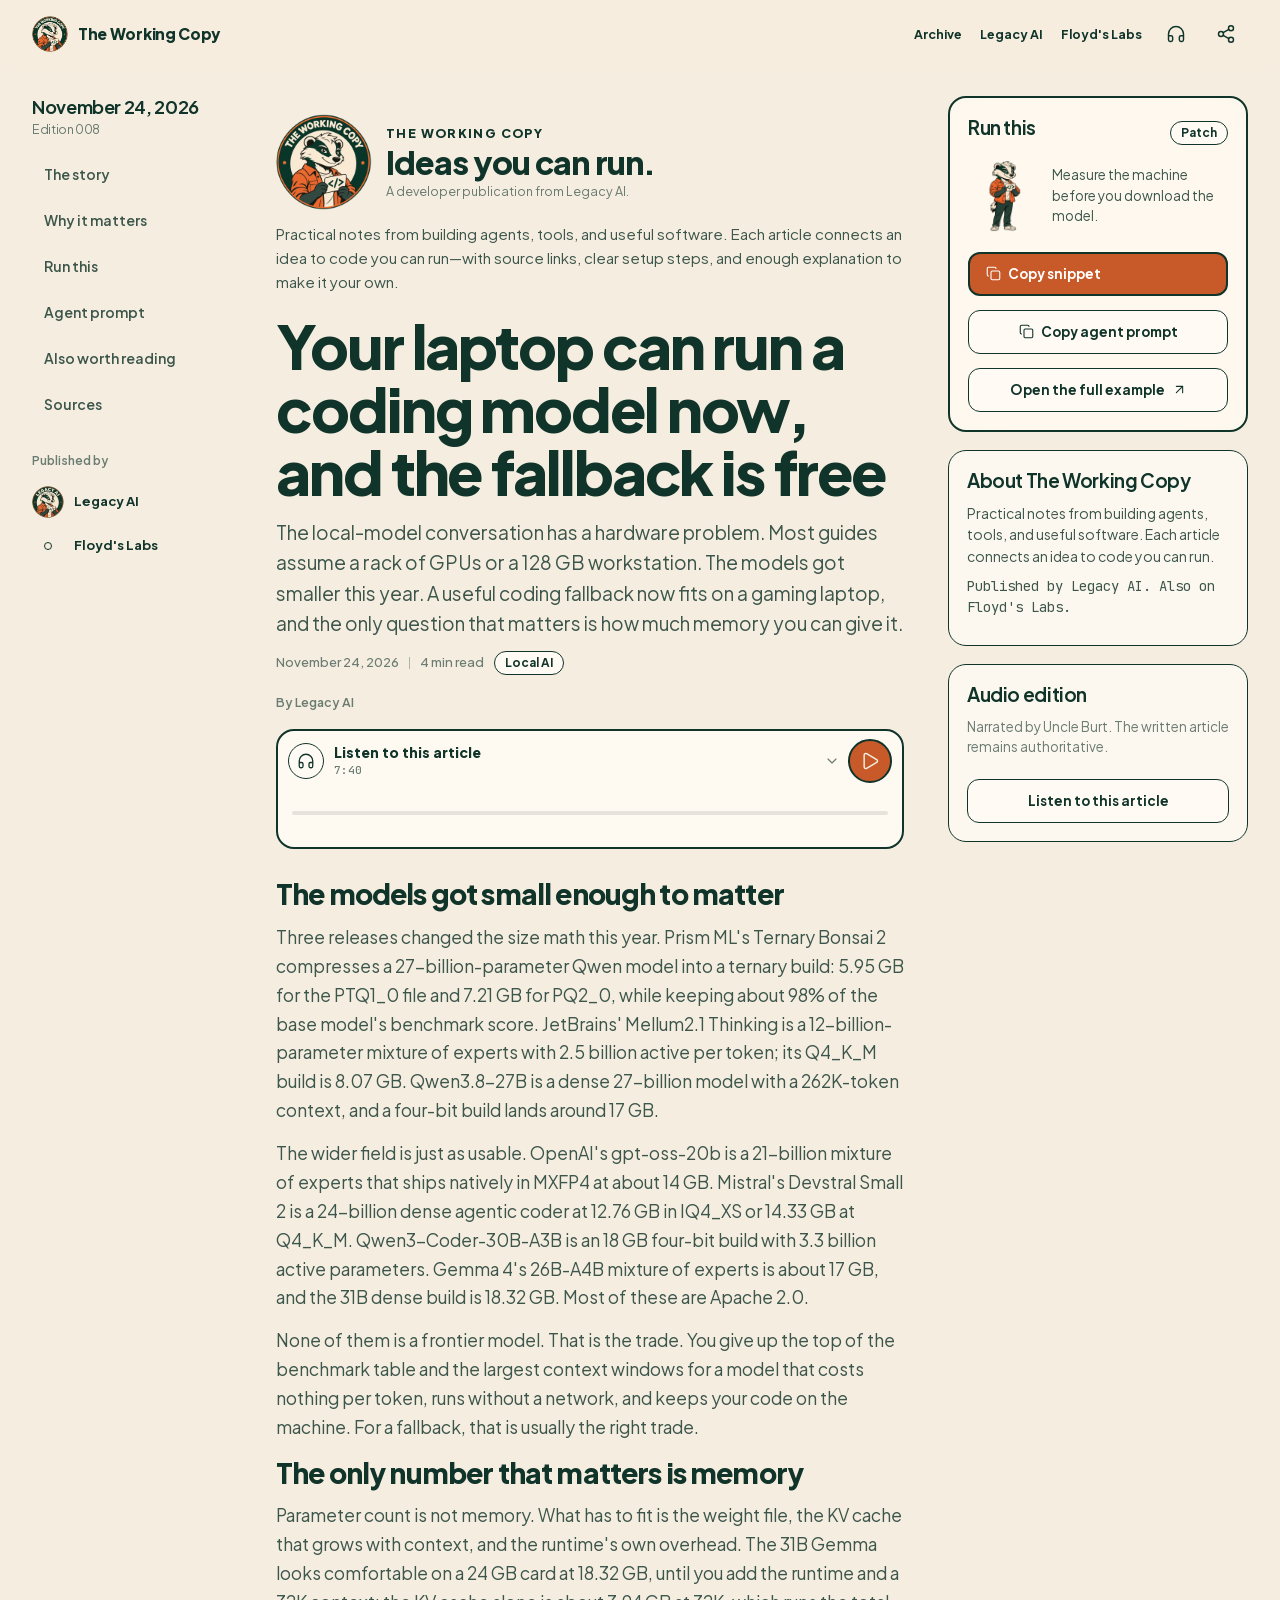
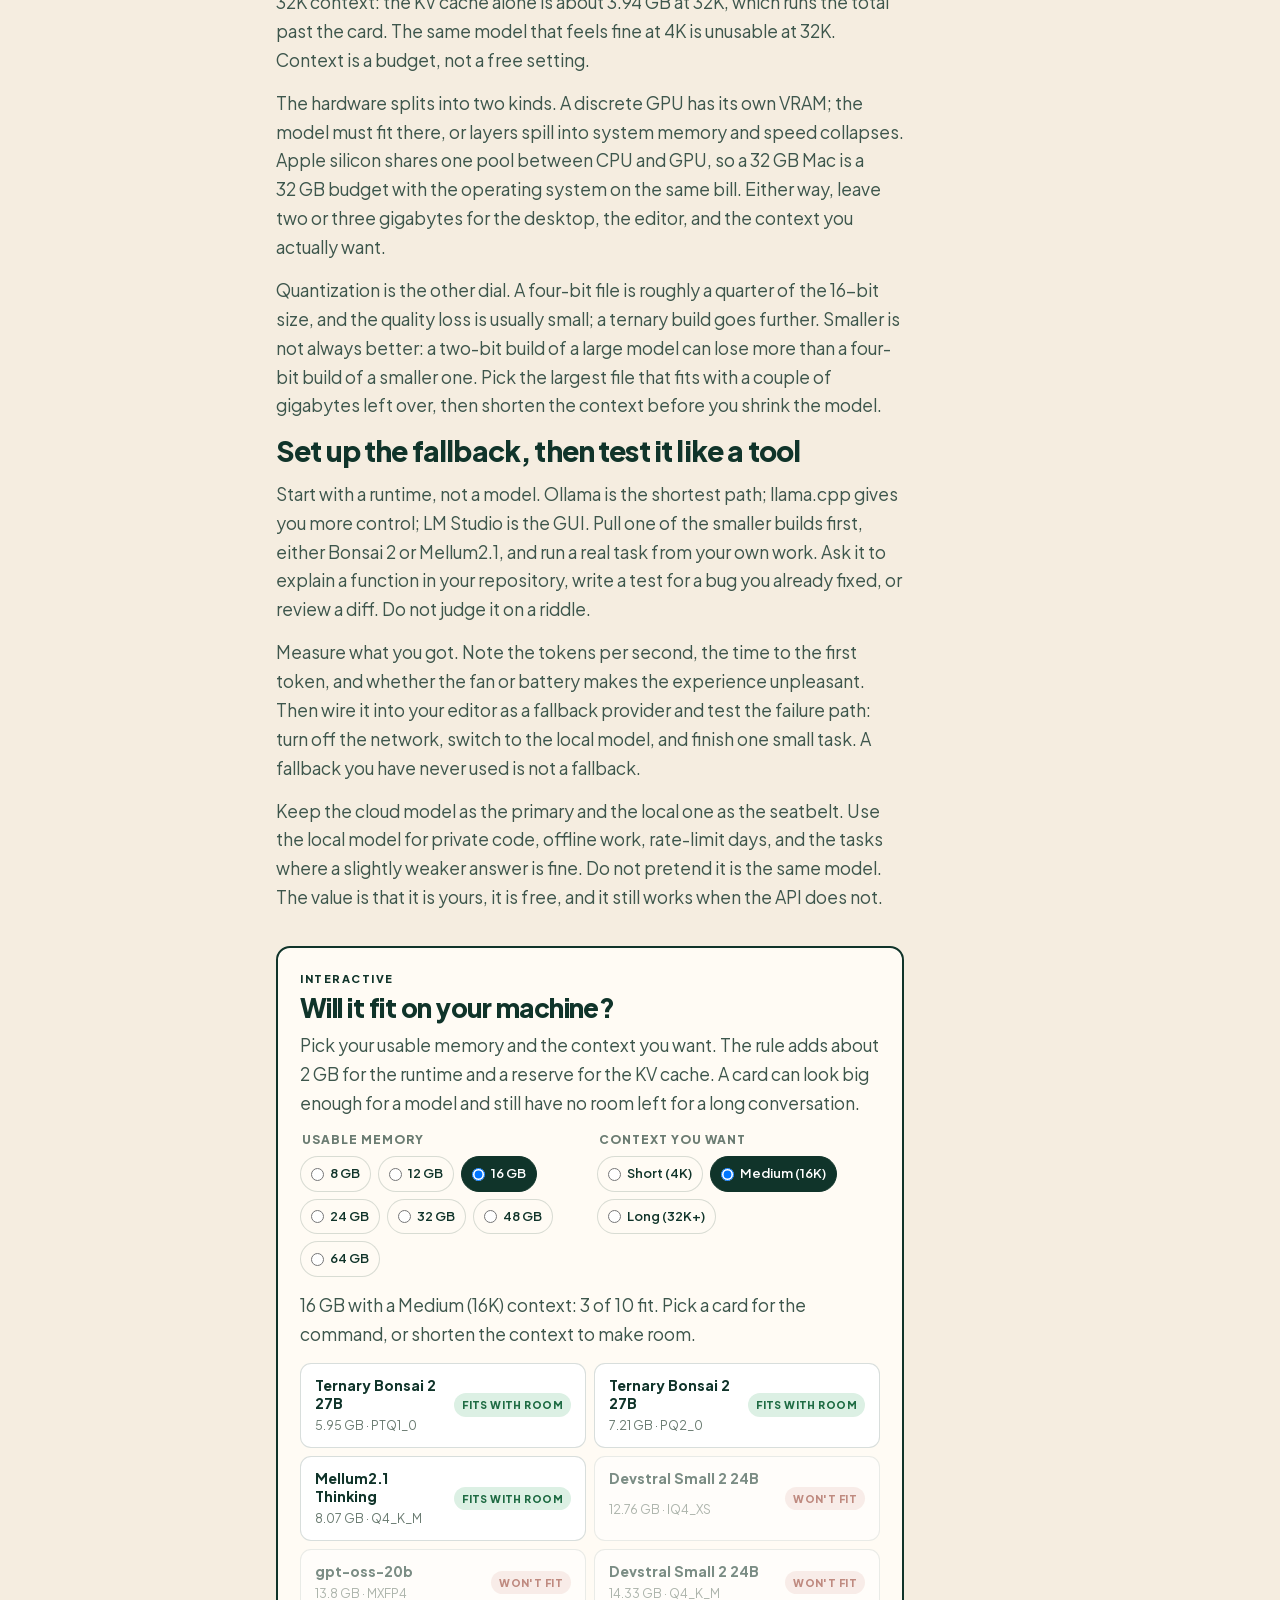
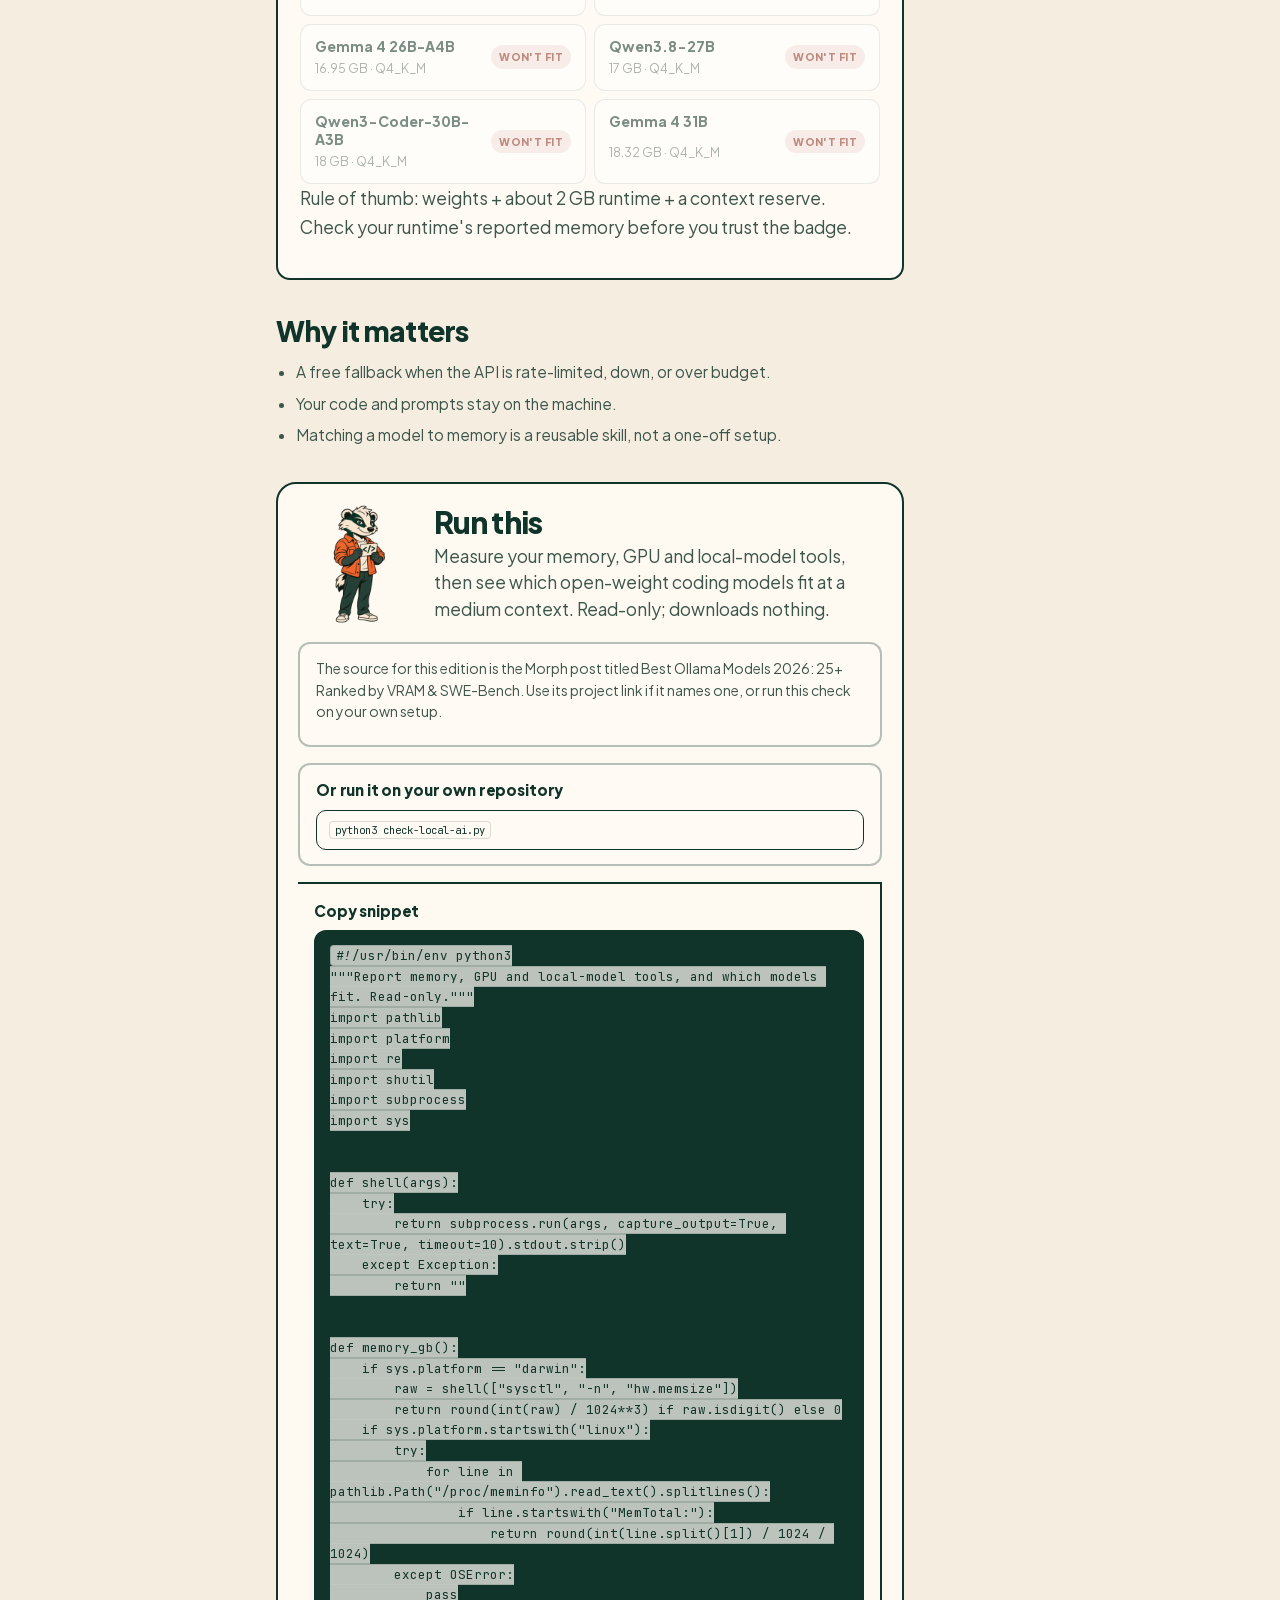
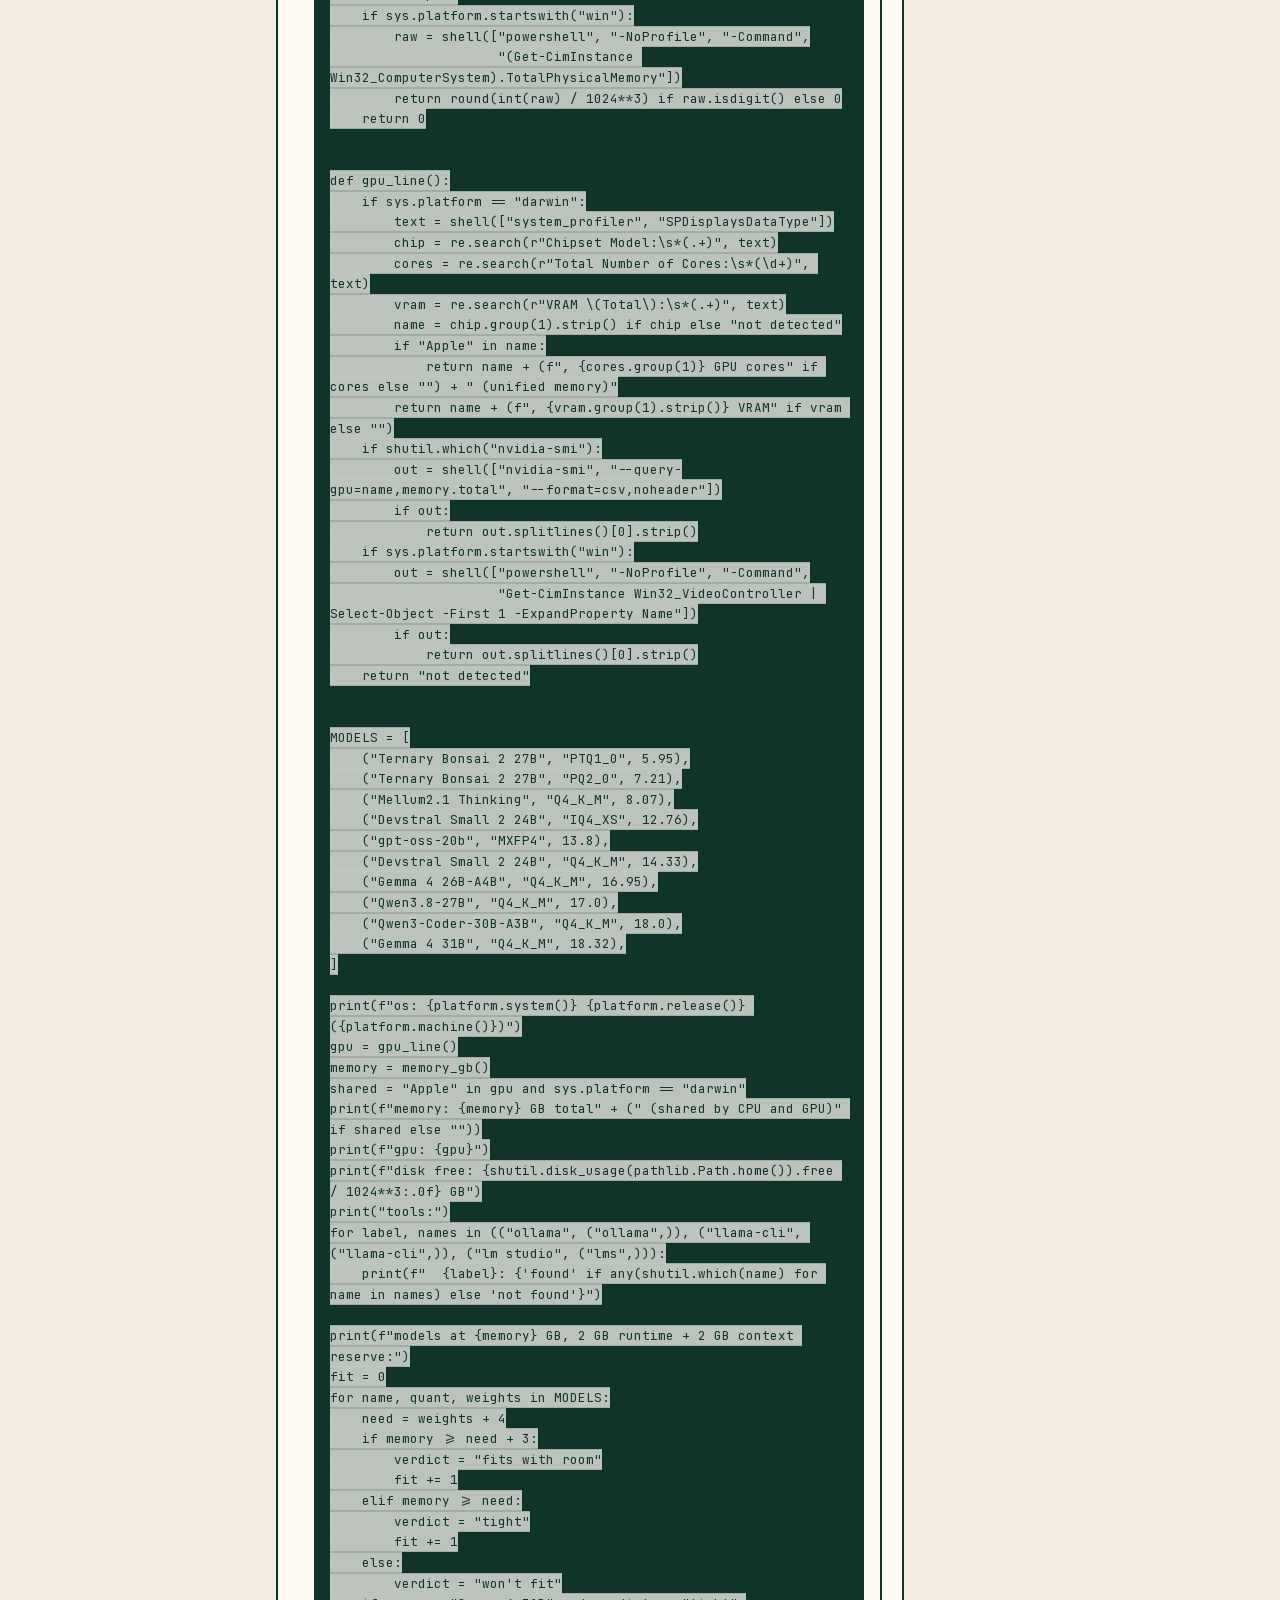
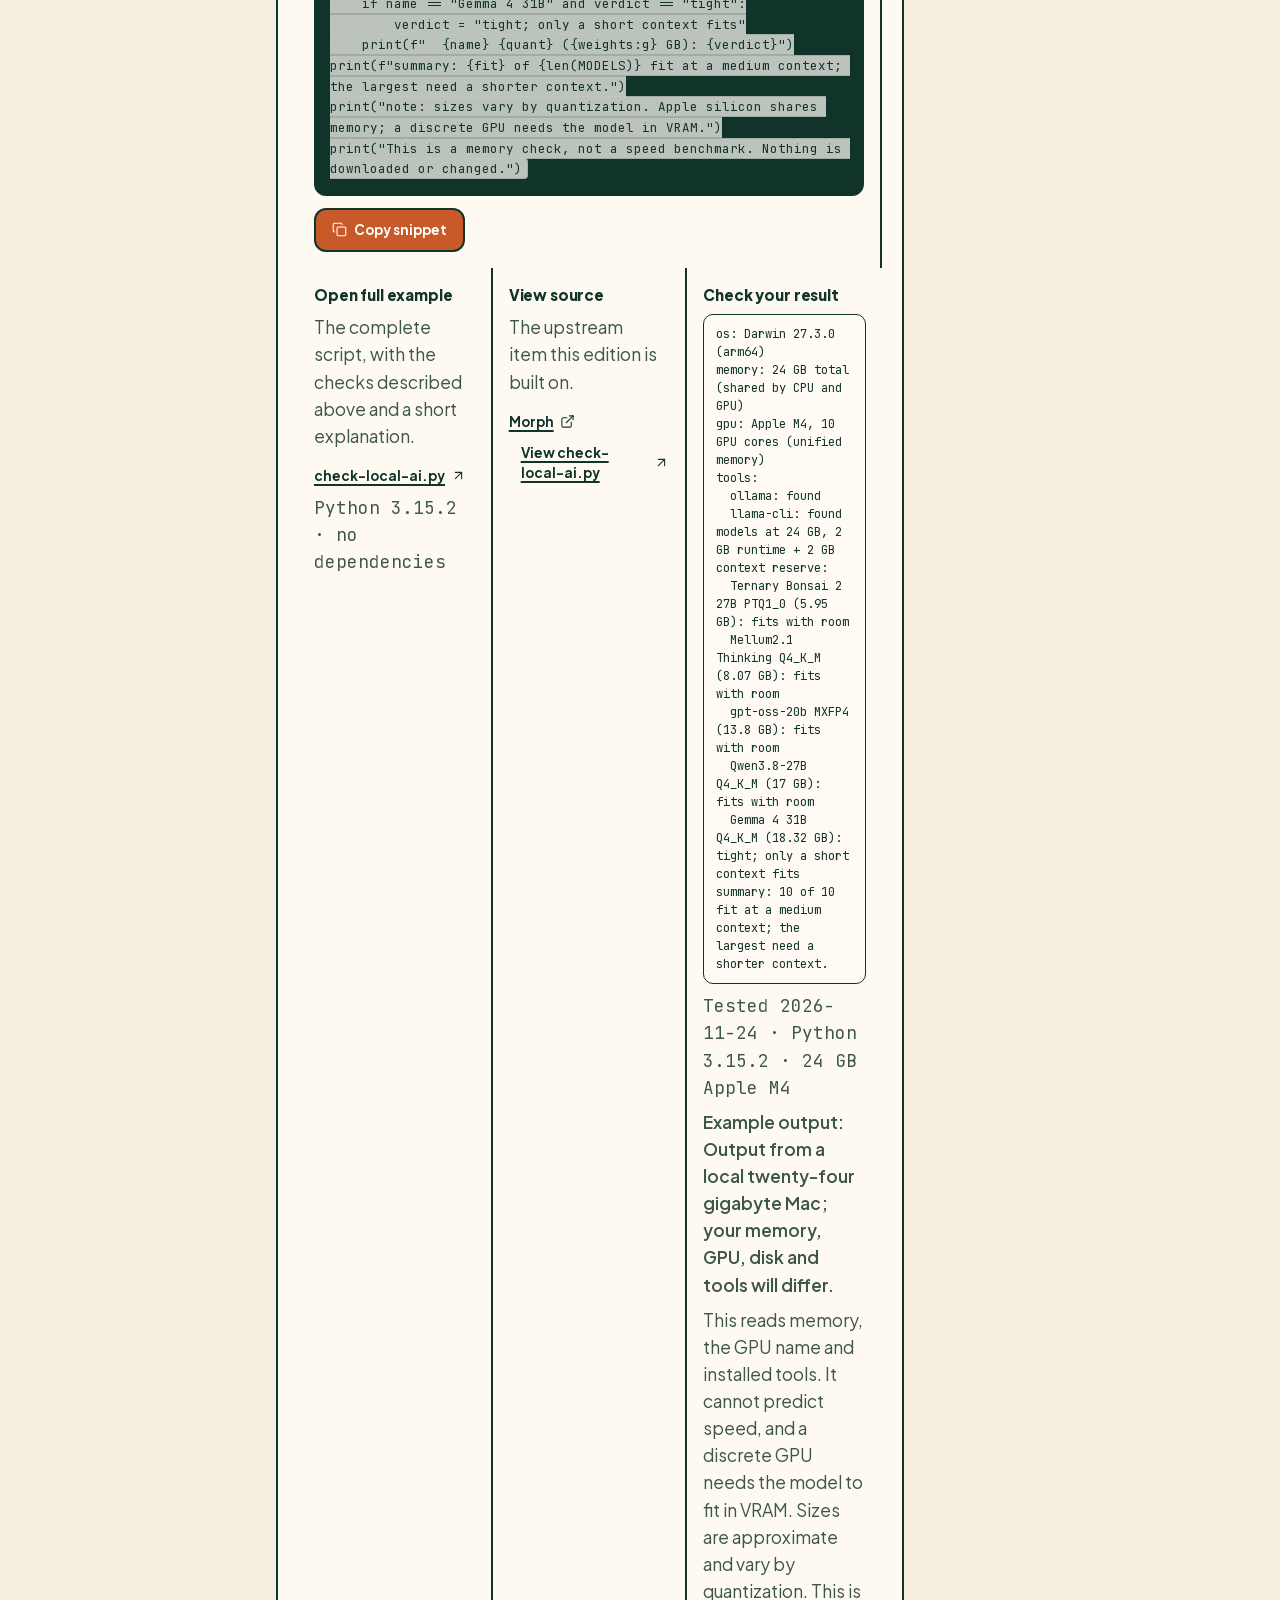
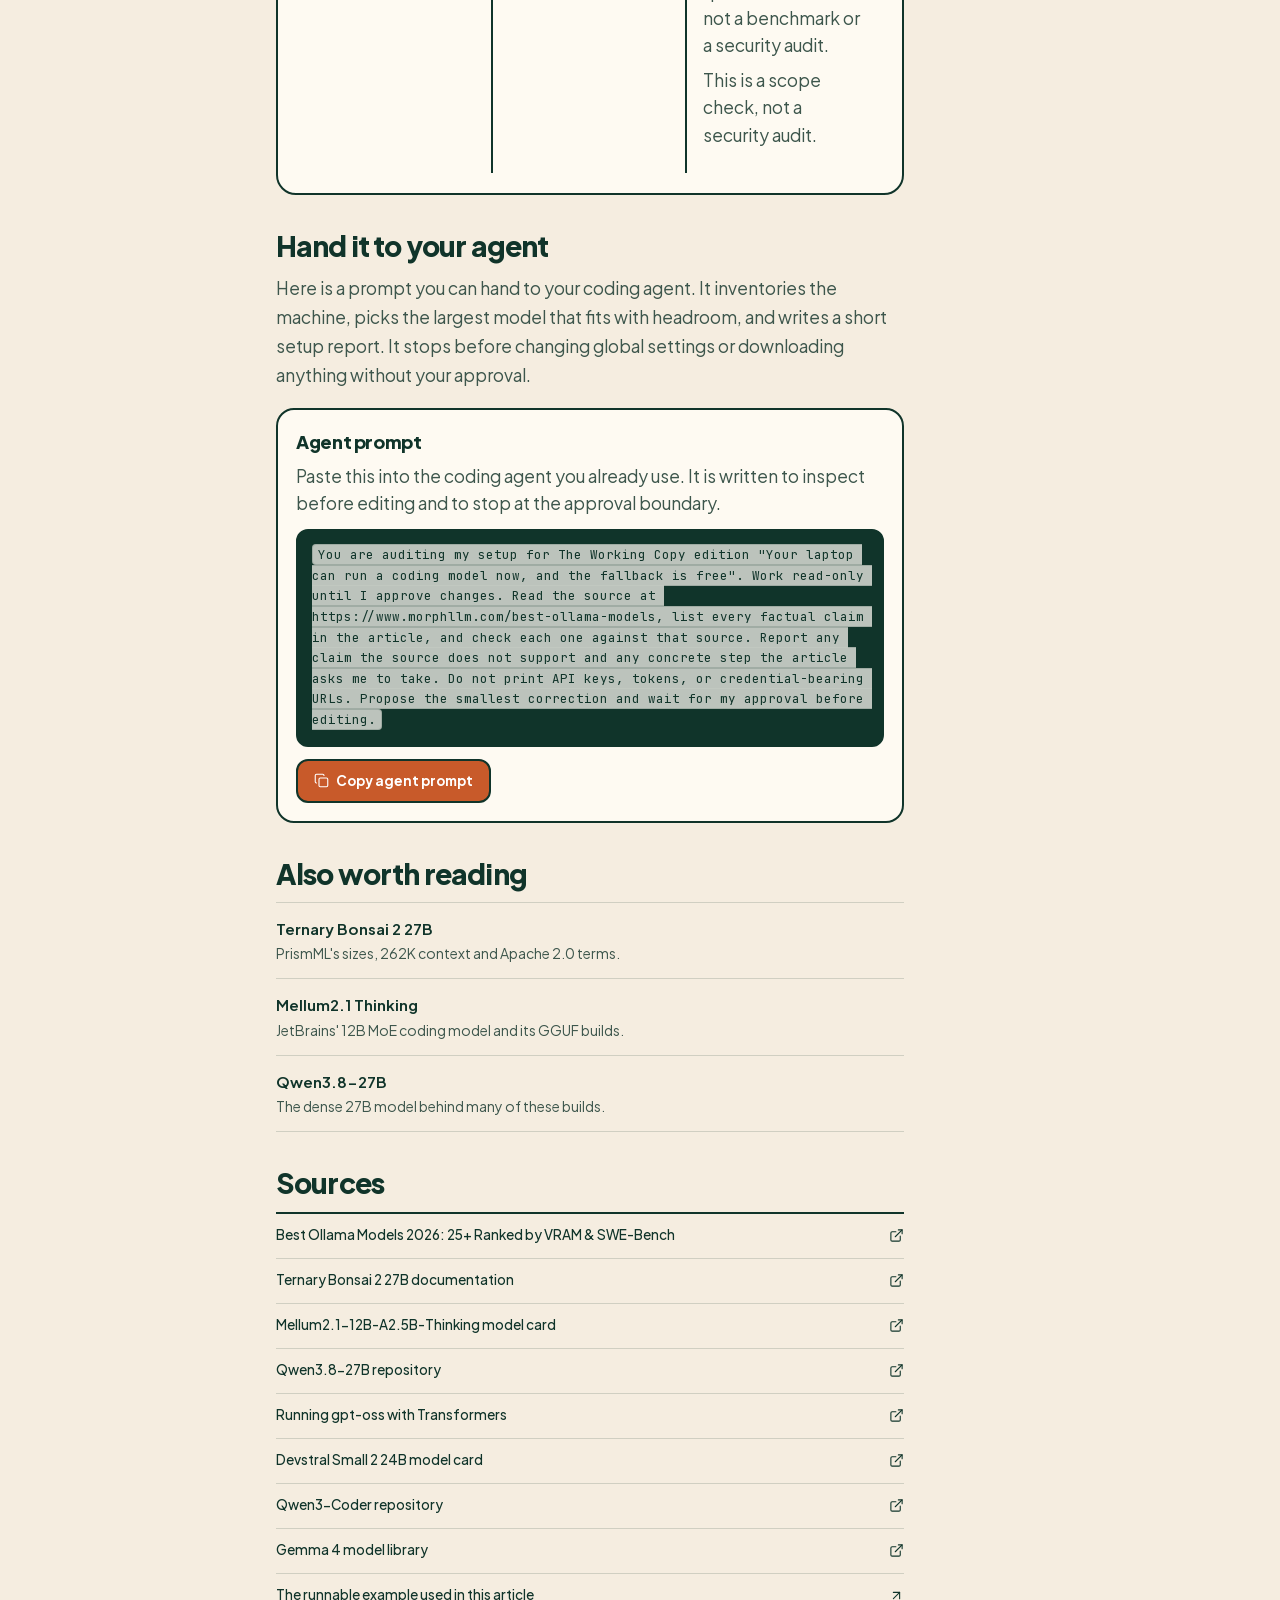
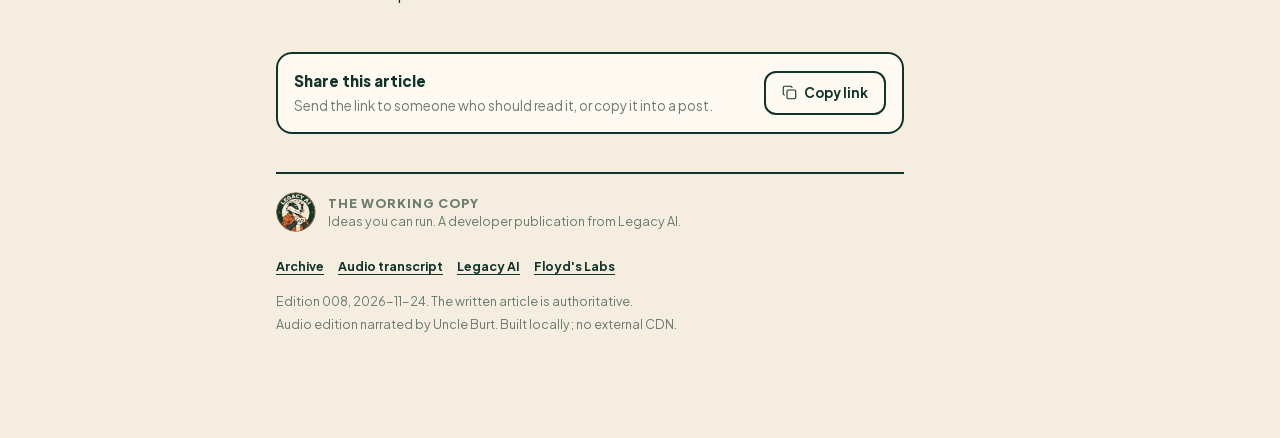
<file: editions/2026-11-24/index.html>
<!doctype html>
<html lang="en">
<head>
<meta charset="utf-8">
<meta name="viewport" content="width=device-width, initial-scale=1, viewport-fit=cover">
<meta name="theme-color" content="#F5EDE0">
<title>Your laptop can run a coding model now, and the fallback is free — The Working Copy</title>
<meta name="description" content="Open-weight coding models now fit on 16 to 32 GB of consumer memory. Here is how to find the one your machine can actually hold, and set it up offline.">
<meta property="og:title" content="Your laptop can run a coding model now, and the fallback is free — The Working Copy">
<meta property="og:description" content="Open-weight coding models now fit on 16 to 32 GB of consumer memory. Here is how to find the one your machine can actually hold, and set it up offline.">
<meta property="og:type" content="article">


<link rel="icon" href="/assets/brand/working-copy-64.d32eb6afa1.png">
<link rel="icon" type="image/png" sizes="192x192" href="/assets/icons/icon-192.efb52459f7.png">
<link rel="icon" type="image/png" sizes="512x512" href="/assets/icons/icon-512.c35d2f70d8.png">
<link rel="apple-touch-icon" href="/assets/icons/apple-touch-icon-180.6fdb141b90.png">
<link rel="manifest" href="/manifest.webmanifest">
<meta name="apple-mobile-web-app-capable" content="yes">
<meta name="mobile-web-app-capable" content="yes">
<meta name="apple-mobile-web-app-status-bar-style" content="default">
<meta name="apple-mobile-web-app-title" content="The Working Copy">
<link rel="stylesheet" href="/assets/styles.1b5d6aa369.css">
<link rel="canonical" href="https://theworkingcopy.floydslabs.com/editions/2026-11-24/">
<meta property="og:url" content="https://theworkingcopy.floydslabs.com/editions/2026-11-24/">
<meta property="og:image" content="https://theworkingcopy.floydslabs.com/assets/icons/icon-512.c35d2f70d8.png">
</head>
<body>
<svg class="sprite" aria-hidden="true" focusable="false"><symbol id="i-arrow-up-right" viewBox="0 0 24 24"><path d="M7 7h10v10" />
  <path d="M7 17 17 7" /></symbol>
<symbol id="i-calendar" viewBox="0 0 24 24"><path d="M8 2v4" />
  <path d="M16 2v4" />
  <rect width="18" height="18" x="3" y="4" rx="2" />
  <path d="M3 10h18" /></symbol>
<symbol id="i-check" viewBox="0 0 24 24"><path d="M20 6 9 17l-5-5" /></symbol>
<symbol id="i-chevron-down" viewBox="0 0 24 24"><path d="m6 9 6 6 6-6" /></symbol>
<symbol id="i-chevron-up" viewBox="0 0 24 24"><path d="m18 15-6-6-6 6" /></symbol>
<symbol id="i-clock" viewBox="0 0 24 24"><path d="M12 6v6l4 2" />
  <circle cx="12" cy="12" r="10" /></symbol>
<symbol id="i-copy" viewBox="0 0 24 24"><rect width="14" height="14" x="8" y="8" rx="2" ry="2" />
  <path d="M4 16c-1.1 0-2-.9-2-2V4c0-1.1.9-2 2-2h10c1.1 0 2 .9 2 2" /></symbol>
<symbol id="i-download" viewBox="0 0 24 24"><path d="M12 15V3" />
  <path d="M21 15v4a2 2 0 0 1-2 2H5a2 2 0 0 1-2-2v-4" />
  <path d="m7 10 5 5 5-5" /></symbol>
<symbol id="i-external-link" viewBox="0 0 24 24"><path d="M15 3h6v6" />
  <path d="M10 14 21 3" />
  <path d="M18 13v6a2 2 0 0 1-2 2H5a2 2 0 0 1-2-2V8a2 2 0 0 1 2-2h6" /></symbol>
<symbol id="i-headphones" viewBox="0 0 24 24"><path d="M3 14h3a2 2 0 0 1 2 2v3a2 2 0 0 1-2 2H5a2 2 0 0 1-2-2v-7a9 9 0 0 1 18 0v7a2 2 0 0 1-2 2h-1a2 2 0 0 1-2-2v-3a2 2 0 0 1 2-2h3" /></symbol>
<symbol id="i-menu" viewBox="0 0 24 24"><path d="M4 5h16" />
  <path d="M4 12h16" />
  <path d="M4 19h16" /></symbol>
<symbol id="i-pause" viewBox="0 0 24 24"><rect x="14" y="3" width="5" height="18" rx="1" />
  <rect x="5" y="3" width="5" height="18" rx="1" /></symbol>
<symbol id="i-play" viewBox="0 0 24 24"><path d="M5 5a2 2 0 0 1 3.008-1.728l11.997 6.998a2 2 0 0 1 .003 3.458l-12 7A2 2 0 0 1 5 19z" /></symbol>
<symbol id="i-server" viewBox="0 0 24 24"><rect width="20" height="8" x="2" y="2" rx="2" ry="2" />
  <rect width="20" height="8" x="2" y="14" rx="2" ry="2" />
  <line x1="6" x2="6.01" y1="6" y2="6" />
  <line x1="6" x2="6.01" y1="18" y2="18" /></symbol>
<symbol id="i-share-2" viewBox="0 0 24 24"><circle cx="18" cy="5" r="3" />
  <circle cx="6" cy="12" r="3" />
  <circle cx="18" cy="19" r="3" />
  <line x1="8.59" x2="15.42" y1="13.51" y2="17.49" />
  <line x1="15.41" x2="8.59" y1="6.51" y2="10.49" /></symbol>
<symbol id="i-shield-check" viewBox="0 0 24 24"><path d="M20 13c0 5-3.5 7.5-7.66 8.95a1 1 0 0 1-.67-.01C7.5 20.5 4 18 4 13V6a1 1 0 0 1 1-1c2 0 4.5-1.2 6.24-2.72a1.17 1.17 0 0 1 1.52 0C14.51 3.81 17 5 19 5a1 1 0 0 1 1 1z" />
  <path d="m9 12 2 2 4-4" /></symbol>
<symbol id="i-x" viewBox="0 0 24 24"><path d="M18 6 6 18" />
  <path d="m6 6 12 12" /></symbol></svg>

<a class="skip" href="#main">Skip to content</a>

<header class="topbar" id="topbar">
  <div class="topbar-inner">
    <a class="brand" href="#main" aria-label="The Working Copy">
      <img class="brand-logo" src="/assets/brand/working-copy-256.aff5e3278e.png" alt="" width="36" height="36">
      <span class="brand-name">The Working Copy</span>
    </a>
    <div class="top-actions">
      <a class="top-link" href="/archive/">Archive</a>
      <a class="top-link" href="https://legacyai.space">Legacy AI</a>
      <a class="top-link" href="https://floydslabs.com">Floyd's Labs</a>
      <button class="icon-btn" data-open-audio aria-label="Listen to this article">
        <svg class="icon" aria-hidden="true"><use href="#i-headphones"/></svg>
      </button>
      <button class="icon-btn" id="shareTop" aria-label="Share this article">
        <svg class="icon" aria-hidden="true"><use href="#i-share-2"/></svg>
      </button>
    </div>
  </div>
</header>

<div class="shell">
  <aside class="rail" aria-label="Article navigation">
    <div class="rail-block">
      <p class="rail-date">November 24, 2026<span>Edition 008</span></p>
      <nav class="rail-nav" aria-label="In this article">
        <a class="rail-link" href="#story">The story</a>
        <a class="rail-link" href="#why">Why it matters</a>
        <a class="rail-link" href="#run">Run this</a>
        <a class="rail-link" href="#agent">Agent prompt</a>
        <a class="rail-link" href="#watch">Also worth reading</a>
        <a class="rail-link" href="#sources">Sources</a>
      </nav>
    </div>
    <div class="rail-block">
      <p class="rail-label">Published by</p>
      <a class="publisher-link" href="https://legacyai.space"><img src="/assets/brand/legacy-ai-256.001d2635f0.png" alt="" width="32" height="32">Legacy AI</a>
      <a class="publisher-link" href="https://floydslabs.com"><span class="publisher-dot" aria-hidden="true"></span>Floyd's Labs</a>
    </div>
  </aside>

  <main id="main" class="main">
    <div class="masthead">
      <img class="masthead-logo" src="/assets/brand/working-copy-256.aff5e3278e.png" alt="The Working Copy circular logo" width="72" height="72">
      <div class="masthead-copy">
        <p class="masthead-name">The Working Copy</p>
        <p class="masthead-tagline">Ideas you can run.</p>
        <p class="masthead-publisher">A developer publication from Legacy AI.</p>
      </div>
    </div>
    <p class="publication-intro">Practical notes from building agents, tools, and useful software. Each article connects an idea to code you can run—with source links, clear setup steps, and enough explanation to make it your own.</p>

    <header class="article-head">
      <h1>Your laptop can run a coding model now, and the fallback is free</h1>
      <p class="article-lede">The local-model conversation has a hardware problem. Most guides assume a rack of GPUs or a 128 GB workstation. The models got smaller this year. A useful coding fallback now fits on a gaming laptop, and the only question that matters is how much memory you can give it.</p>
      <div class="meta-line">
        <span>November 24, 2026</span>
        <span class="meta-sep" aria-hidden="true"></span>
        <span>4 min read</span>
        <span class="chip">Local AI</span>
      </div>
      <p class="byline">By Legacy AI</p>
    </header>

    <section class="listen-panel" id="listen" aria-labelledby="listen-title" data-audio-panel>
      <div class="listen-bar">
        <button class="listen-toggle" data-audio-expand aria-expanded="false" aria-controls="audioExtra">
          <span class="listen-icon" aria-hidden="true"><svg class="icon"><use href="#i-headphones"/></svg></span>
          <span class="listen-bar-copy">
            <strong id="listen-title">Listen to this article</strong>
            <span class="mono" data-audio-clock>7:40</span>
          </span>
          <svg class="icon listen-chevron" aria-hidden="true"><use href="#i-chevron-down"/></svg>
        </button>
        <button class="play play-compact" data-audio-toggle aria-label="Play the audio edition">
          <svg class="icon icon-play" aria-hidden="true"><use href="#i-play"/></svg>
          <svg class="icon icon-pause" aria-hidden="true"><use href="#i-pause"/></svg>
        </button>
      </div>
      <div class="listen-seek" role="slider" tabindex="0" aria-label="Seek the audio edition" aria-valuemin="0" aria-valuemax="100" aria-valuenow="0" data-audio-seek>
        <span class="track"><span class="track-fill" data-audio-fill></span></span>
      </div>
      <div class="listen-extra" id="audioExtra">
        <div class="listen-extra-inner">
          <button class="listen-control" data-audio-back aria-label="Rewind 10 seconds"><span class="mono">-10</span></button>
          <button class="listen-control" data-audio-stop aria-label="Stop audio">Stop</button>
          <button class="listen-control" data-audio-forward aria-label="Forward 10 seconds"><span class="mono">+10</span></button>
          <a class="listen-control" href="/assets/audio/2026-11-24.1c164a1f81.mp3" download>Download</a>
        </div>
      </div>
      <audio id="articleAudio" src="/assets/audio/2026-11-24.1c164a1f81.mp3" preload="metadata"></audio>
    </section>

    <div class="article-body">
      <section id="story">
<h2>The models got small enough to matter</h2>
<p>Three releases changed the size math this year. Prism ML&#x27;s Ternary Bonsai 2 compresses a 27-billion-parameter Qwen model into a ternary build: 5.95 GB for the PTQ1_0 file and 7.21 GB for PQ2_0, while keeping about 98% of the base model&#x27;s benchmark score. JetBrains&#x27; Mellum2.1 Thinking is a 12-billion-parameter mixture of experts with 2.5 billion active per token; its Q4_K_M build is 8.07 GB. Qwen3.8-27B is a dense 27-billion model with a 262K-token context, and a four-bit build lands around 17 GB.</p>
<p>The wider field is just as usable. OpenAI&#x27;s gpt-oss-20b is a 21-billion mixture of experts that ships natively in MXFP4 at about 14 GB. Mistral&#x27;s Devstral Small 2 is a 24-billion dense agentic coder at 12.76 GB in IQ4_XS or 14.33 GB at Q4_K_M. Qwen3-Coder-30B-A3B is an 18 GB four-bit build with 3.3 billion active parameters. Gemma 4&#x27;s 26B-A4B mixture of experts is about 17 GB, and the 31B dense build is 18.32 GB. Most of these are Apache 2.0.</p>
<p>None of them is a frontier model. That is the trade. You give up the top of the benchmark table and the largest context windows for a model that costs nothing per token, runs without a network, and keeps your code on the machine. For a fallback, that is usually the right trade.</p>
<h2>The only number that matters is memory</h2>
<p>Parameter count is not memory. What has to fit is the weight file, the KV cache that grows with context, and the runtime&#x27;s own overhead. The 31B Gemma looks comfortable on a 24 GB card at 18.32 GB, until you add the runtime and a 32K context: the KV cache alone is about 3.94 GB at 32K, which runs the total past the card. The same model that feels fine at 4K is unusable at 32K. Context is a budget, not a free setting.</p>
<p>The hardware splits into two kinds. A discrete GPU has its own VRAM; the model must fit there, or layers spill into system memory and speed collapses. Apple silicon shares one pool between CPU and GPU, so a 32 GB Mac is a 32 GB budget with the operating system on the same bill. Either way, leave two or three gigabytes for the desktop, the editor, and the context you actually want.</p>
<p>Quantization is the other dial. A four-bit file is roughly a quarter of the 16-bit size, and the quality loss is usually small; a ternary build goes further. Smaller is not always better: a two-bit build of a large model can lose more than a four-bit build of a smaller one. Pick the largest file that fits with a couple of gigabytes left over, then shorten the context before you shrink the model.</p>
<h2>Set up the fallback, then test it like a tool</h2>
<p>Start with a runtime, not a model. Ollama is the shortest path; llama.cpp gives you more control; LM Studio is the GUI. Pull one of the smaller builds first, either Bonsai 2 or Mellum2.1, and run a real task from your own work. Ask it to explain a function in your repository, write a test for a bug you already fixed, or review a diff. Do not judge it on a riddle.</p>
<p>Measure what you got. Note the tokens per second, the time to the first token, and whether the fan or battery makes the experience unpleasant. Then wire it into your editor as a fallback provider and test the failure path: turn off the network, switch to the local model, and finish one small task. A fallback you have never used is not a fallback.</p>
<p>Keep the cloud model as the primary and the local one as the seatbelt. Use the local model for private code, offline work, rate-limit days, and the tasks where a slightly weaker answer is fine. Do not pretend it is the same model. The value is that it is yours, it is free, and it still works when the API does not.</p>
      </section>


<style>
.fit{margin:28px 0 34px;padding:22px;border:var(--outline);background:var(--surface-solid);border-radius:14px}
.fit .eyebrow{margin:0 0 6px;font-size:11px;font-weight:800;letter-spacing:.14em;text-transform:uppercase;color:var(--orange)}
.fit h2{margin:0 0 8px;font-size:26px;line-height:1.1;letter-spacing:-.02em}
.fit-intro{margin:0 0 16px;font-size:15px;line-height:1.55;color:var(--ink-2);max-width:66ch}
.fit-controls{display:grid;grid-template-columns:1fr 1fr;gap:14px;margin:0 0 14px}
.fit fieldset{border:0;margin:0;padding:0}
.fit legend{font-size:12px;font-weight:800;letter-spacing:.08em;text-transform:uppercase;color:var(--ink-3);margin-bottom:7px}
.fit-options{display:flex;flex-wrap:wrap;gap:7px}
.fit-radio{display:inline-flex;align-items:center;gap:6px;padding:7px 10px;border:1px solid var(--line);border-radius:999px;background:var(--surface);font-size:13px;font-weight:600;cursor:pointer}
.fit-radio input{accent-color:var(--orange);margin:0}
.fit-radio:has(input:checked){border-color:var(--ink);background:var(--ink);color:#fff}
.fit-summary{margin:0 0 14px;font-size:14px;line-height:1.5;color:var(--ink-2)}
.fit-grid{display:grid;grid-template-columns:repeat(2,minmax(0,1fr));gap:8px}
.fit-card{display:grid;grid-template-columns:1fr auto;gap:4px 10px;text-align:left;padding:12px 14px;border:1px solid var(--line);border-radius:11px;background:#fff;cursor:pointer;font:inherit}
.fit-card:hover{border-color:var(--ink)}
.fit-name{font-size:14px;font-weight:750;line-height:1.3}
.fit-meta{grid-column:1;font-size:12.5px;color:var(--ink-3)}
.fit-badge{grid-row:1/3;grid-column:2;align-self:center;padding:4px 8px;border-radius:999px;font-size:10.5px;font-weight:800;letter-spacing:.04em;text-transform:uppercase;background:var(--surface);color:var(--ink-3);white-space:nowrap}
.fit-card.is-good .fit-badge{background:#DCF0E4;color:#1E6B43}
.fit-card.is-tight .fit-badge{background:#FBEBD8;color:#8A4B12}
.fit-card.is-no{opacity:.55}
.fit-card.is-no .fit-badge{background:#F3E1DE;color:#8A2F22}
.fit-card.is-selected{outline:2px solid var(--ink);outline-offset:2px}
.fit-detail{margin-top:14px;padding:14px;border:1px solid var(--line);border-radius:11px;background:#fff}
.fit-detail h3{margin:0 0 4px;font-size:16px}
.fit-detail p{margin:0 0 10px;font-size:14px;line-height:1.5;color:var(--ink-2)}
.fit-command{display:flex;gap:8px;align-items:flex-start}
.fit-command pre{flex:1;margin:0;padding:10px 12px;overflow-x:auto;background:var(--ink);color:#F7F3EA;border-radius:8px;font-size:12.5px}
.fit-command button{flex:none;padding:9px 12px;border:1px solid var(--ink);border-radius:8px;background:var(--ink);color:#fff;font:inherit;font-size:12.5px;font-weight:700;cursor:pointer}
.fit-note{margin:12px 0 0;font-size:12px;line-height:1.5;color:var(--ink-3)}
@media (max-width:700px){.fit-controls{grid-template-columns:1fr}.fit-grid{grid-template-columns:1fr}}
</style>
<section class="fit" id="fit" aria-labelledby="fit-title"><p class="eyebrow">Interactive</p><h2 id="fit-title">Will it fit on your machine?</h2><p class="fit-intro">Pick your usable memory and the context you want. The rule adds about 2 GB for the runtime and a reserve for the KV cache. A card can look big enough for a model and still have no room left for a long conversation.</p><div class="fit-controls"><fieldset><legend>Usable memory</legend><div class="fit-options"><label class="fit-radio"><input type="radio" name="fit-memory" value="8"><span>8 GB</span></label><label class="fit-radio"><input type="radio" name="fit-memory" value="12"><span>12 GB</span></label><label class="fit-radio"><input type="radio" name="fit-memory" value="16" checked><span>16 GB</span></label><label class="fit-radio"><input type="radio" name="fit-memory" value="24"><span>24 GB</span></label><label class="fit-radio"><input type="radio" name="fit-memory" value="32"><span>32 GB</span></label><label class="fit-radio"><input type="radio" name="fit-memory" value="48"><span>48 GB</span></label><label class="fit-radio"><input type="radio" name="fit-memory" value="64"><span>64 GB</span></label></div></fieldset><fieldset><legend>Context you want</legend><div class="fit-options"><label class="fit-radio"><input type="radio" name="fit-context" value="short" data-reserve="0.5" data-label="Short (4K)"><span>Short (4K)</span></label><label class="fit-radio"><input type="radio" name="fit-context" value="medium" data-reserve="2.0" data-label="Medium (16K)" checked><span>Medium (16K)</span></label><label class="fit-radio"><input type="radio" name="fit-context" value="long" data-reserve="6.0" data-label="Long (32K+)"><span>Long (32K+)</span></label></div></fieldset></div><p class="fit-summary" data-fit-summary aria-live="polite">Choose memory and context.</p><div class="fit-grid" data-fit-grid><button type="button" class="fit-card" data-name="Ternary Bonsai 2 27B" data-weights="5.95" data-command="ollama run hf.co/prism-ml/Ternary-Bonsai-2-27B-gguf:PTQ1_0" data-note="Ternary weights; 262K context; about 98% of Qwen3.8-27B on the vendor&#x27;s suite."><span class="fit-name">Ternary Bonsai 2 27B</span><span class="fit-meta">5.95 GB · PTQ1_0</span><span class="fit-badge">—</span></button><button type="button" class="fit-card" data-name="Ternary Bonsai 2 27B" data-weights="7.21" data-command="ollama run hf.co/prism-ml/Ternary-Bonsai-2-27B-gguf:PQ2_0" data-note="The slightly larger Bonsai build; more headroom for quality, still small."><span class="fit-name">Ternary Bonsai 2 27B</span><span class="fit-meta">7.21 GB · PQ2_0</span><span class="fit-badge">—</span></button><button type="button" class="fit-card" data-name="Mellum2.1 Thinking" data-weights="8.07" data-command="ollama run hf.co/JetBrains/Mellum2.1-12B-A2.5B-Thinking-GGUF:Q4_K_M" data-note="12B MoE, 2.5B active; 131K context; built for coding agents."><span class="fit-name">Mellum2.1 Thinking</span><span class="fit-meta">8.07 GB · Q4_K_M</span><span class="fit-badge">—</span></button><button type="button" class="fit-card" data-name="Devstral Small 2 24B" data-weights="12.76" data-command="ollama run hf.co/bartowski/mistralai_Devstral-Small-2-24B-Instruct-2512-GGUF:IQ4_XS" data-note="24B dense agentic coder; 256K context; strongest at multi-file edits."><span class="fit-name">Devstral Small 2 24B</span><span class="fit-meta">12.76 GB · IQ4_XS</span><span class="fit-badge">—</span></button><button type="button" class="fit-card" data-name="gpt-oss-20b" data-weights="13.8" data-command="ollama run gpt-oss:20b" data-note="21B MoE, ~3.6B active; 128K context; strong general reasoning and tools."><span class="fit-name">gpt-oss-20b</span><span class="fit-meta">13.8 GB · MXFP4</span><span class="fit-badge">—</span></button><button type="button" class="fit-card" data-name="Devstral Small 2 24B" data-weights="14.33" data-command="ollama run hf.co/bartowski/mistralai_Devstral-Small-2-24B-Instruct-2512-GGUF:Q4_K_M" data-note="The standard four-bit Devstral build; better quality, one tier more memory."><span class="fit-name">Devstral Small 2 24B</span><span class="fit-meta">14.33 GB · Q4_K_M</span><span class="fit-badge">—</span></button><button type="button" class="fit-card" data-name="Gemma 4 26B-A4B" data-weights="16.95" data-command="ollama run gemma4:26b" data-note="26B MoE, ~4B active; 256K context; Apache 2.0."><span class="fit-name">Gemma 4 26B-A4B</span><span class="fit-meta">16.95 GB · Q4_K_M</span><span class="fit-badge">—</span></button><button type="button" class="fit-card" data-name="Qwen3.8-27B" data-weights="17" data-command="ollama run hf.co/Qwen/Qwen3.8-27B-GGUF:Q4_K_M" data-note="27B dense; 262K context; the base model behind Bonsai 2."><span class="fit-name">Qwen3.8-27B</span><span class="fit-meta">17 GB · Q4_K_M</span><span class="fit-badge">—</span></button><button type="button" class="fit-card" data-name="Qwen3-Coder-30B-A3B" data-weights="18" data-command="ollama run qwen3-coder:30b" data-note="30B MoE, 3.3B active; coding specialist; a 24 GB-class build."><span class="fit-name">Qwen3-Coder-30B-A3B</span><span class="fit-meta">18 GB · Q4_K_M</span><span class="fit-badge">—</span></button><button type="button" class="fit-card" data-name="Gemma 4 31B" data-weights="18.32" data-command="ollama run gemma4:31b" data-note="31B dense; at 24 GB the KV cache leaves only a short context."><span class="fit-name">Gemma 4 31B</span><span class="fit-meta">18.32 GB · Q4_K_M</span><span class="fit-badge">—</span></button></div><div class="fit-detail" data-fit-detail hidden><h3 data-detail-name></h3><p data-detail-note></p><div class="fit-command"><pre><code data-detail-command></code></pre><button type="button" data-copy-command>Copy command</button></div></div><p class="fit-note">Rule of thumb: weights + about 2 GB runtime + a context reserve. Check your runtime&#x27;s reported memory before you trust the badge.</p><p class="sr-only" data-fit-status aria-live="polite"></p></section>
<script>
(function () {
  "use strict";
  var root = document.getElementById("fit");
  if (!root) { return; }
  var key = "wc-fit-local-coding-fallback";
  var memInputs = Array.prototype.slice.call(root.querySelectorAll("input[name=fit-memory]"));
  var ctxInputs = Array.prototype.slice.call(root.querySelectorAll("input[name=fit-context]"));
  var cards = Array.prototype.slice.call(root.querySelectorAll(".fit-card"));
  var summary = root.querySelector("[data-fit-summary]");
  var detail = root.querySelector("[data-fit-detail]");
  var status = root.querySelector("[data-fit-status]");
  var state = { memory: 16, context: "medium", model: "" };

  try {
    var saved = JSON.parse(localStorage.getItem(key));
    if (saved && typeof saved === "object") {
      if (saved.memory) { state.memory = Number(saved.memory); }
      if (saved.context) { state.context = String(saved.context); }
      if (saved.model) { state.model = String(saved.model); }
    }
  } catch (error) { /* the page still works without storage */ }

  function save() {
    try { localStorage.setItem(key, JSON.stringify(state)); } catch (error) {}
  }
  function announce(message) {
    if (status) { status.textContent = message; }
  }
  function checkedContext() {
    return ctxInputs.filter(function (item) { return item.checked; })[0];
  }
  function contextReserve() {
    var input = checkedContext();
    return input ? Number(input.getAttribute("data-reserve")) : 2;
  }
  function contextLabel() {
    var input = checkedContext();
    return input ? input.getAttribute("data-label") : "medium";
  }
  function showDetail(card) {
    if (!detail) { return; }
    detail.hidden = false;
    root.querySelector("[data-detail-name]").textContent = card.getAttribute("data-name");
    root.querySelector("[data-detail-note]").textContent = card.getAttribute("data-note");
    root.querySelector("[data-detail-command]").textContent = card.getAttribute("data-command");
    cards.forEach(function (item) { item.classList.toggle("is-selected", item === card); });
    state.model = card.getAttribute("data-name");
    save();
  }
  function render() {
    var reserve = contextReserve();
    var fit = 0;
    cards.forEach(function (card) {
      var weights = Number(card.getAttribute("data-weights"));
      var need = weights + 2 + reserve;
      var badge = card.querySelector(".fit-badge");
      card.classList.remove("is-good", "is-tight", "is-no");
      if (state.memory >= need + 3) {
        card.classList.add("is-good");
        badge.textContent = "fits with room";
        fit += 1;
      } else if (state.memory >= need) {
        card.classList.add("is-tight");
        badge.textContent = "tight";
        fit += 1;
      } else {
        card.classList.add("is-no");
        badge.textContent = "won't fit";
      }
    });
    if (summary) {
      summary.textContent = state.memory + " GB with a " + contextLabel() +
        " context: " + fit + " of " + cards.length +
        " fit. Pick a card for the command, or shorten the context to make room.";
    }
    var selected = cards.filter(function (card) {
      return card.getAttribute("data-name") === state.model;
    })[0];
    if (selected) { showDetail(selected); }
  }

  memInputs.forEach(function (input) {
    input.checked = Number(input.value) === state.memory;
    input.addEventListener("change", function () {
      state.memory = Number(input.value);
      save();
      render();
      announce(state.memory + " GB selected.");
    });
  });
  ctxInputs.forEach(function (input) {
    input.checked = input.value === state.context;
    input.addEventListener("change", function () {
      state.context = input.value;
      save();
      render();
      announce(contextLabel() + " context selected.");
    });
  });
  cards.forEach(function (card) {
    card.addEventListener("click", function () {
      showDetail(card);
      announce(card.getAttribute("data-name") + " selected.");
    });
  });
  var copy = root.querySelector("[data-copy-command]");
  if (copy) {
    copy.addEventListener("click", function () {
      var command = root.querySelector("[data-detail-command]").textContent;
      if (navigator.clipboard && navigator.clipboard.writeText) {
        navigator.clipboard.writeText(command).then(function () {
          announce("Command copied.");
        }, function () {
          announce("Could not copy; select the command and copy it manually.");
        });
      } else {
        announce("Select the command and copy it manually.");
      }
    });
  }

  render();
})();
</script>


      <section id="why">
        <h2>Why it matters</h2>
        <ul class="checklist">
          <li>A free fallback when the API is rate-limited, down, or over budget.</li>
          <li>Your code and prompts stay on the machine.</li>
          <li>Matching a model to memory is a reusable skill, not a one-off setup.</li>
        </ul>
      </section>

      <section class="run-this" id="run" aria-labelledby="run-title">
        <div class="run-head">
          <img class="patch" src="/assets/brand/patch-320.7f34876db4.png" srcset="/assets/brand/patch-320.7f34876db4.png 320w, /assets/brand/patch-640.ee0c24400f.png 640w" sizes="120px" alt="Patch, the Working Copy badger, holding a code card" width="120" height="120">
          <div>
            <h2 id="run-title">Run this</h2>
            <p>Measure your memory, GPU and local-model tools, then see which open-weight coding models fit at a medium context. Read-only; downloads nothing.</p>
          </div>
        </div>
        <div class="run-scope"><p class="section-note">The source for this edition is the Morph post titled Best Ollama Models 2026: 25+ Ranked by VRAM &amp; SWE-Bench. Use its project link if it names one, or run this check on your own setup.</p></div><div class="run-scope"><h3>Or run it on your own repository</h3><pre class="output"><code>python3 check-local-ai.py</code></pre></div>
        <div class="run-grid">
          <div class="run-step run-code">
            <h3>Copy snippet</h3>
            <pre><code id="run-snippet">#!/usr/bin/env python3
&quot;&quot;&quot;Report memory, GPU and local-model tools, and which models fit. Read-only.&quot;&quot;&quot;
import pathlib
import platform
import re
import shutil
import subprocess
import sys


def shell(args):
    try:
        return subprocess.run(args, capture_output=True, text=True, timeout=10).stdout.strip()
    except Exception:
        return &quot;&quot;


def memory_gb():
    if sys.platform == &quot;darwin&quot;:
        raw = shell([&quot;sysctl&quot;, &quot;-n&quot;, &quot;hw.memsize&quot;])
        return round(int(raw) / 1024**3) if raw.isdigit() else 0
    if sys.platform.startswith(&quot;linux&quot;):
        try:
            for line in pathlib.Path(&quot;/proc/meminfo&quot;).read_text().splitlines():
                if line.startswith(&quot;MemTotal:&quot;):
                    return round(int(line.split()[1]) / 1024 / 1024)
        except OSError:
            pass
    if sys.platform.startswith(&quot;win&quot;):
        raw = shell([&quot;powershell&quot;, &quot;-NoProfile&quot;, &quot;-Command&quot;,
                     &quot;(Get-CimInstance Win32_ComputerSystem).TotalPhysicalMemory&quot;])
        return round(int(raw) / 1024**3) if raw.isdigit() else 0
    return 0


def gpu_line():
    if sys.platform == &quot;darwin&quot;:
        text = shell([&quot;system_profiler&quot;, &quot;SPDisplaysDataType&quot;])
        chip = re.search(r&quot;Chipset Model:\s*(.+)&quot;, text)
        cores = re.search(r&quot;Total Number of Cores:\s*(\d+)&quot;, text)
        vram = re.search(r&quot;VRAM \(Total\):\s*(.+)&quot;, text)
        name = chip.group(1).strip() if chip else &quot;not detected&quot;
        if &quot;Apple&quot; in name:
            return name + (f&quot;, {cores.group(1)} GPU cores&quot; if cores else &quot;&quot;) + &quot; (unified memory)&quot;
        return name + (f&quot;, {vram.group(1).strip()} VRAM&quot; if vram else &quot;&quot;)
    if shutil.which(&quot;nvidia-smi&quot;):
        out = shell([&quot;nvidia-smi&quot;, &quot;--query-gpu=name,memory.total&quot;, &quot;--format=csv,noheader&quot;])
        if out:
            return out.splitlines()[0].strip()
    if sys.platform.startswith(&quot;win&quot;):
        out = shell([&quot;powershell&quot;, &quot;-NoProfile&quot;, &quot;-Command&quot;,
                     &quot;Get-CimInstance Win32_VideoController | Select-Object -First 1 -ExpandProperty Name&quot;])
        if out:
            return out.splitlines()[0].strip()
    return &quot;not detected&quot;


MODELS = [
    (&quot;Ternary Bonsai 2 27B&quot;, &quot;PTQ1_0&quot;, 5.95),
    (&quot;Ternary Bonsai 2 27B&quot;, &quot;PQ2_0&quot;, 7.21),
    (&quot;Mellum2.1 Thinking&quot;, &quot;Q4_K_M&quot;, 8.07),
    (&quot;Devstral Small 2 24B&quot;, &quot;IQ4_XS&quot;, 12.76),
    (&quot;gpt-oss-20b&quot;, &quot;MXFP4&quot;, 13.8),
    (&quot;Devstral Small 2 24B&quot;, &quot;Q4_K_M&quot;, 14.33),
    (&quot;Gemma 4 26B-A4B&quot;, &quot;Q4_K_M&quot;, 16.95),
    (&quot;Qwen3.8-27B&quot;, &quot;Q4_K_M&quot;, 17.0),
    (&quot;Qwen3-Coder-30B-A3B&quot;, &quot;Q4_K_M&quot;, 18.0),
    (&quot;Gemma 4 31B&quot;, &quot;Q4_K_M&quot;, 18.32),
]

print(f&quot;os: {platform.system()} {platform.release()} ({platform.machine()})&quot;)
gpu = gpu_line()
memory = memory_gb()
shared = &quot;Apple&quot; in gpu and sys.platform == &quot;darwin&quot;
print(f&quot;memory: {memory} GB total&quot; + (&quot; (shared by CPU and GPU)&quot; if shared else &quot;&quot;))
print(f&quot;gpu: {gpu}&quot;)
print(f&quot;disk free: {shutil.disk_usage(pathlib.Path.home()).free / 1024**3:.0f} GB&quot;)
print(&quot;tools:&quot;)
for label, names in ((&quot;ollama&quot;, (&quot;ollama&quot;,)), (&quot;llama-cli&quot;, (&quot;llama-cli&quot;,)), (&quot;lm studio&quot;, (&quot;lms&quot;,))):
    print(f&quot;  {label}: {&#x27;found&#x27; if any(shutil.which(name) for name in names) else &#x27;not found&#x27;}&quot;)

print(f&quot;models at {memory} GB, 2 GB runtime + 2 GB context reserve:&quot;)
fit = 0
for name, quant, weights in MODELS:
    need = weights + 4
    if memory &gt;= need + 3:
        verdict = &quot;fits with room&quot;
        fit += 1
    elif memory &gt;= need:
        verdict = &quot;tight&quot;
        fit += 1
    else:
        verdict = &quot;won&#x27;t fit&quot;
    if name == &quot;Gemma 4 31B&quot; and verdict == &quot;tight&quot;:
        verdict = &quot;tight; only a short context fits&quot;
    print(f&quot;  {name} {quant} ({weights:g} GB): {verdict}&quot;)
print(f&quot;summary: {fit} of {len(MODELS)} fit at a medium context; the largest need a shorter context.&quot;)
print(&quot;note: sizes vary by quantization. Apple silicon shares memory; a discrete GPU needs the model in VRAM.&quot;)
print(&quot;This is a memory check, not a speed benchmark. Nothing is downloaded or changed.&quot;)
</code></pre>
            <button class="btn-orange" data-copy-target="run-snippet">
              <svg class="icon icon-sm" aria-hidden="true"><use href="#i-copy"/></svg>
              <span>Copy snippet</span>
            </button>
          </div>
          <div class="run-step">
            <h3>Open full example</h3>
            <p>The complete script, with the checks described above and a short explanation.</p>
            <a class="run-link" href="/editions/2026-11-24/run/check-local-ai.py">check-local-ai.py<svg class="icon icon-sm" aria-hidden="true"><use href="#i-arrow-up-right"/></svg></a>
            <p class="mono-note">Python 3.15.2 · no dependencies</p>
          </div>
          <div class="run-step">
            <h3>View source</h3>
            <p>The upstream item this edition is built on.</p>
            <a class="run-link" href="https://www.morphllm.com/best-ollama-models">Morph<svg class="icon icon-sm" aria-hidden="true"><use href="#i-external-link"/></svg></a>
            <a class="run-link" href="/editions/2026-11-24/run/check-local-ai.py">View check-local-ai.py<svg class="icon icon-sm" aria-hidden="true"><use href="#i-arrow-up-right"/></svg></a>
          </div>
          <div class="run-step run-result">
            <h3>Check your result</h3>
            <pre class="output">os: Darwin 27.3.0 (arm64)
memory: 24 GB total (shared by CPU and GPU)
gpu: Apple M4, 10 GPU cores (unified memory)
tools:
  ollama: found
  llama-cli: found
models at 24 GB, 2 GB runtime + 2 GB context reserve:
  Ternary Bonsai 2 27B PTQ1_0 (5.95 GB): fits with room
  Mellum2.1 Thinking Q4_K_M (8.07 GB): fits with room
  gpt-oss-20b MXFP4 (13.8 GB): fits with room
  Qwen3.8-27B Q4_K_M (17 GB): fits with room
  Gemma 4 31B Q4_K_M (18.32 GB): tight; only a short context fits
summary: 10 of 10 fit at a medium context; the largest need a shorter context.</pre>
            <p class="mono-note">Tested 2026-11-24 · Python 3.15.2 · 24 GB Apple M4</p>
            <p class="provenance">Example output: Output from a local twenty-four gigabyte Mac; your memory, GPU, disk and tools will differ.</p>
            <p class="limit">This reads memory, the GPU name and installed tools. It cannot predict speed, and a discrete GPU needs the model to fit in VRAM. Sizes are approximate and vary by quantization. This is not a benchmark or a security audit.</p>
            <p class="limit">This is a scope check, not a security audit.</p>
          </div>
        </div>
      </section>

      <section id="agent">
        <h2>Hand it to your agent</h2>
        <p>Here is a prompt you can hand to your coding agent. It inventories the machine, picks the largest model that fits with headroom, and writes a short setup report. It stops before changing global settings or downloading anything without your approval.</p>
        <div class="agent-prompt">
          <h3>Agent prompt</h3>
          <p>Paste this into the coding agent you already use. It is written to inspect before editing and to stop at the approval boundary.</p>
          <pre><code id="agent-prompt">You are auditing my setup for The Working Copy edition &quot;Your laptop can run a coding model now, and the fallback is free&quot;. Work read-only until I approve changes. Read the source at https://www.morphllm.com/best-ollama-models, list every factual claim in the article, and check each one against that source. Report any claim the source does not support and any concrete step the article asks me to take. Do not print API keys, tokens, or credential-bearing URLs. Propose the smallest correction and wait for my approval before editing.</code></pre>
          <button class="btn-orange" data-copy-target="agent-prompt">
            <svg class="icon icon-sm" aria-hidden="true"><use href="#i-copy"/></svg>
            <span>Copy agent prompt</span>
          </button>
        </div>
      </section>

      <section id="watch">
        <h2>Also worth reading</h2>
        <ul class="watch-list">
          <li><strong class="watch-title">Ternary Bonsai 2 27B</strong><span class="watch-detail">PrismML&#x27;s sizes, 262K context and Apache 2.0 terms.</span></li>
          <li><strong class="watch-title">Mellum2.1 Thinking</strong><span class="watch-detail">JetBrains&#x27; 12B MoE coding model and its GGUF builds.</span></li>
          <li><strong class="watch-title">Qwen3.8-27B</strong><span class="watch-detail">The dense 27B model behind many of these builds.</span></li>
        </ul>
      </section>

      <section id="sources">
        <h2>Sources</h2>
        <ul class="source-list source-list-inline">
          <li><a href="https://www.morphllm.com/best-ollama-models">Best Ollama Models 2026: 25+ Ranked by VRAM &amp; SWE-Bench<svg class="icon icon-sm" aria-hidden="true"><use href="#i-external-link"/></svg></a></li>
          <li><a href="https://docs.prismml.com/models/bonsai-2-27b">Ternary Bonsai 2 27B documentation<svg class="icon icon-sm" aria-hidden="true"><use href="#i-external-link"/></svg></a></li>
          <li><a href="https://huggingface.co/JetBrains/Mellum2.1-12B-A2.5B-Thinking">Mellum2.1-12B-A2.5B-Thinking model card<svg class="icon icon-sm" aria-hidden="true"><use href="#i-external-link"/></svg></a></li>
          <li><a href="https://github.com/AlibabaCloud-Official/Qwen3.8-27B">Qwen3.8-27B repository<svg class="icon icon-sm" aria-hidden="true"><use href="#i-external-link"/></svg></a></li>
          <li><a href="https://developers.openai.com/cookbook/articles/gpt-oss/run-transformers">Running gpt-oss with Transformers<svg class="icon icon-sm" aria-hidden="true"><use href="#i-external-link"/></svg></a></li>
          <li><a href="https://huggingface.co/mistralai/Devstral-Small-2-24B-Instruct-2512">Devstral Small 2 24B model card<svg class="icon icon-sm" aria-hidden="true"><use href="#i-external-link"/></svg></a></li>
          <li><a href="https://github.com/QwenLM/Qwen3-Coder">Qwen3-Coder repository<svg class="icon icon-sm" aria-hidden="true"><use href="#i-external-link"/></svg></a></li>
          <li><a href="https://ollama.com/library/gemma4">Gemma 4 model library<svg class="icon icon-sm" aria-hidden="true"><use href="#i-external-link"/></svg></a></li>
          <li><a href="/editions/2026-11-24/run/check-local-ai.py">The runnable example used in this article<svg class="icon icon-sm" aria-hidden="true"><use href="#i-arrow-up-right"/></svg></a></li>
        </ul>
      </section>
    </div>

    <section class="share-copy">
      <div>
        <p class="share-copy-title">Share this article</p>
        <p class="section-note">Send the link to someone who should read it, or copy it into a post.</p>
      </div>
      <button class="btn-outline" id="copyLink">
        <svg class="icon icon-sm" aria-hidden="true"><use href="#i-copy"/></svg>
        <span>Copy link</span>
      </button>
    </section>

    <footer class="edition-foot">
      <div class="publisher">
        <img src="/assets/brand/legacy-ai-256.001d2635f0.png" alt="Legacy AI" width="40" height="40">
        <div>
          <p class="publisher-name">The Working Copy</p>
          <p>Ideas you can run. A developer publication from Legacy AI.</p>
        </div>
      </div>
      <p class="foot-links"><a href="/archive/">Archive</a><a href="/editions/2026-11-24/audio/2026-11-24-narration.md">Audio transcript</a><a href="https://legacyai.space">Legacy AI</a><a href="https://floydslabs.com">Floyd's Labs</a></p>
      <p>Edition 008, 2026-11-24. The written article is authoritative.</p>
      <p>Audio edition narrated by Uncle Burt. Built locally; no external CDN.</p>
    </footer>
  </main>

  <aside class="aside" aria-label="Run this and about">
    <section class="listen-card glass">
      <div class="listen-head"><h2>Run this</h2><span class="chip">Patch</span></div>
      <div class="aside-run">
        <img class="aside-patch" src="/assets/brand/patch-320.7f34876db4.png" alt="Patch, the Working Copy badger" width="72" height="72">
        <p>Measure the machine before you download the model.</p>
      </div>
      <button class="btn-orange" data-copy-target="run-snippet">
        <svg class="icon icon-sm" aria-hidden="true"><use href="#i-copy"/></svg>
        <span>Copy snippet</span>
      </button>
      <button class="btn-secondary" data-copy-target="agent-prompt">
        <svg class="icon icon-sm" aria-hidden="true"><use href="#i-copy"/></svg>
        <span>Copy agent prompt</span>
      </button>
      <a class="btn-secondary" href="/editions/2026-11-24/run/check-local-ai.py">Open the full example<svg class="icon icon-sm" aria-hidden="true"><use href="#i-arrow-up-right"/></svg></a>
    </section>

    <section class="about-card">
      <h2>About The Working Copy</h2>
      <p>Practical notes from building agents, tools, and useful software. Each article connects an idea to code you can run.</p>
      <p class="mono-note">Published by Legacy AI. Also on Floyd's Labs.</p>
    </section>

    <section class="evidence-card">
      <h2>Audio edition</h2>
      <p class="section-note">Narrated by Uncle Burt. The written article remains authoritative.</p>
      <a class="btn-secondary" href="#listen" data-open-audio>Listen to this article</a>
    </section>
  </aside>
</div>

<div class="toast" id="toast" role="status" aria-live="polite" hidden></div>

<script src="/assets/app.088fed186b.js"></script>
</body>
</html>
</file>
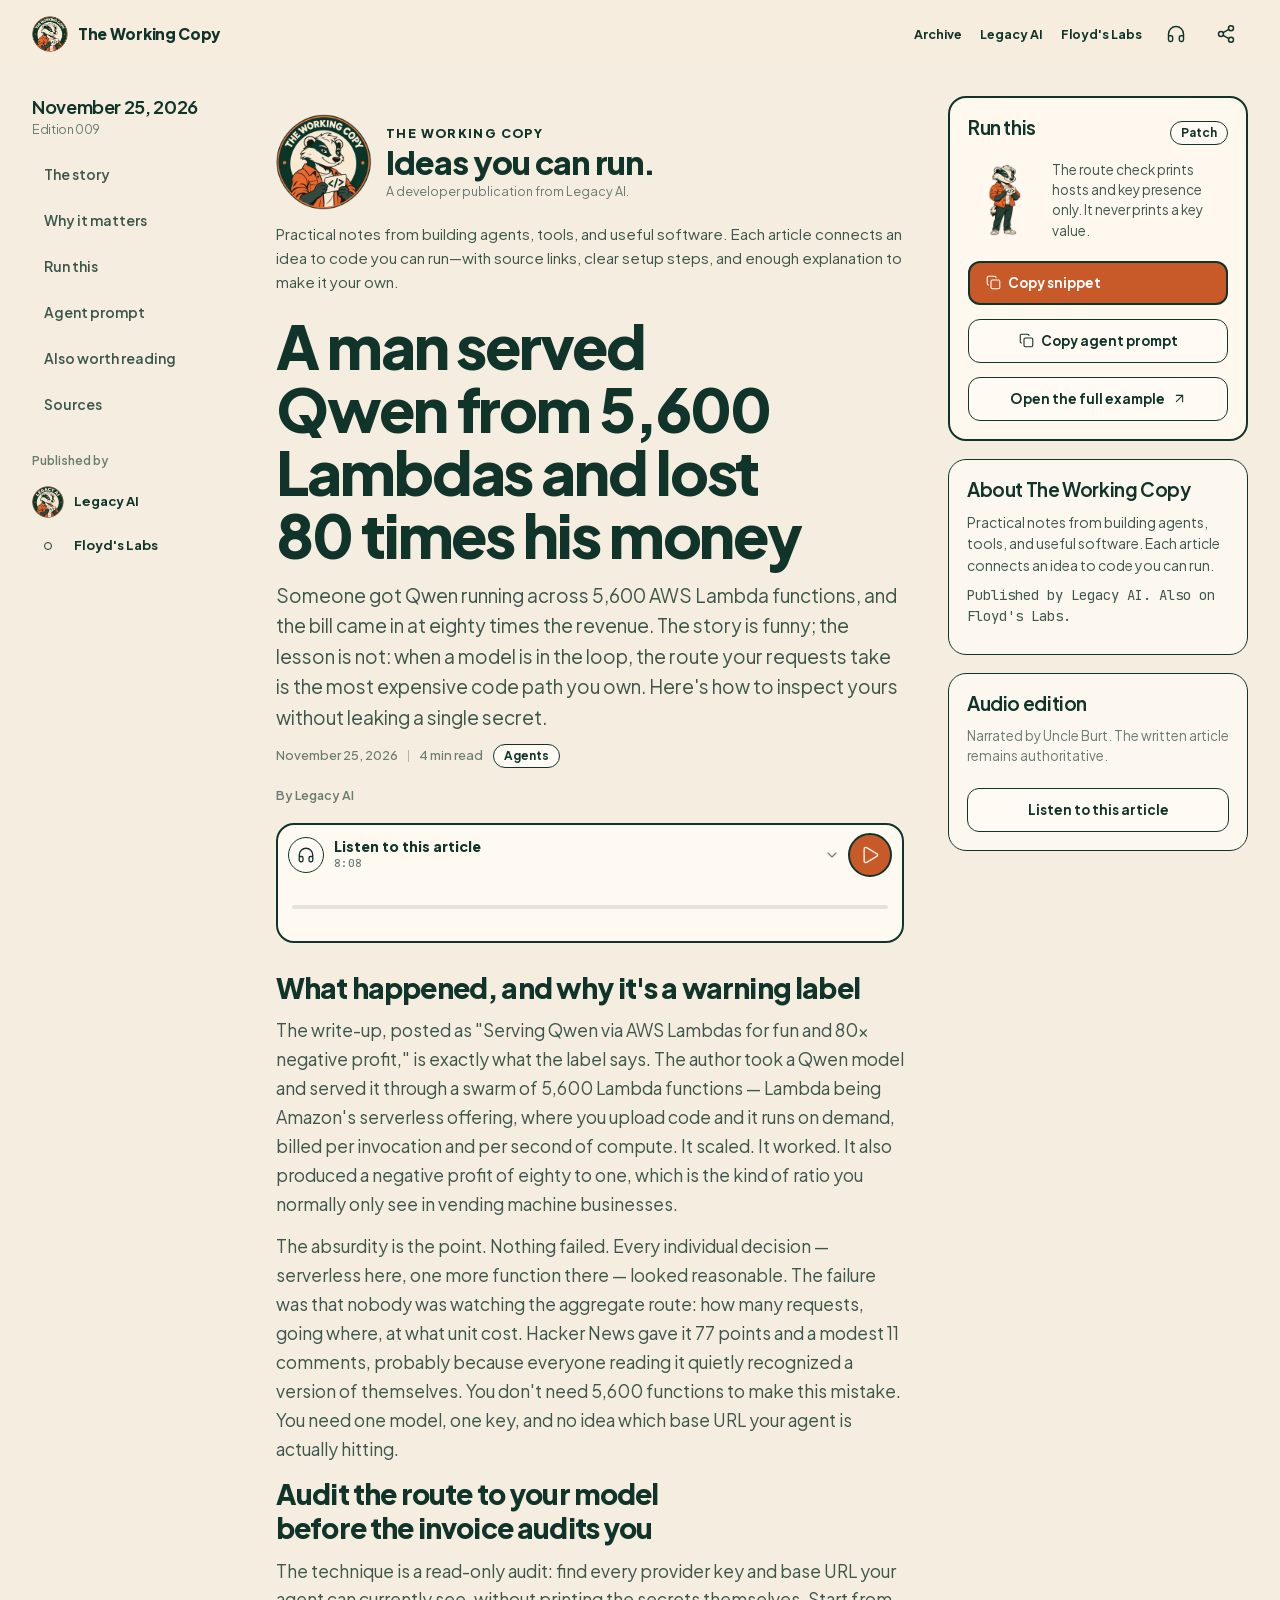
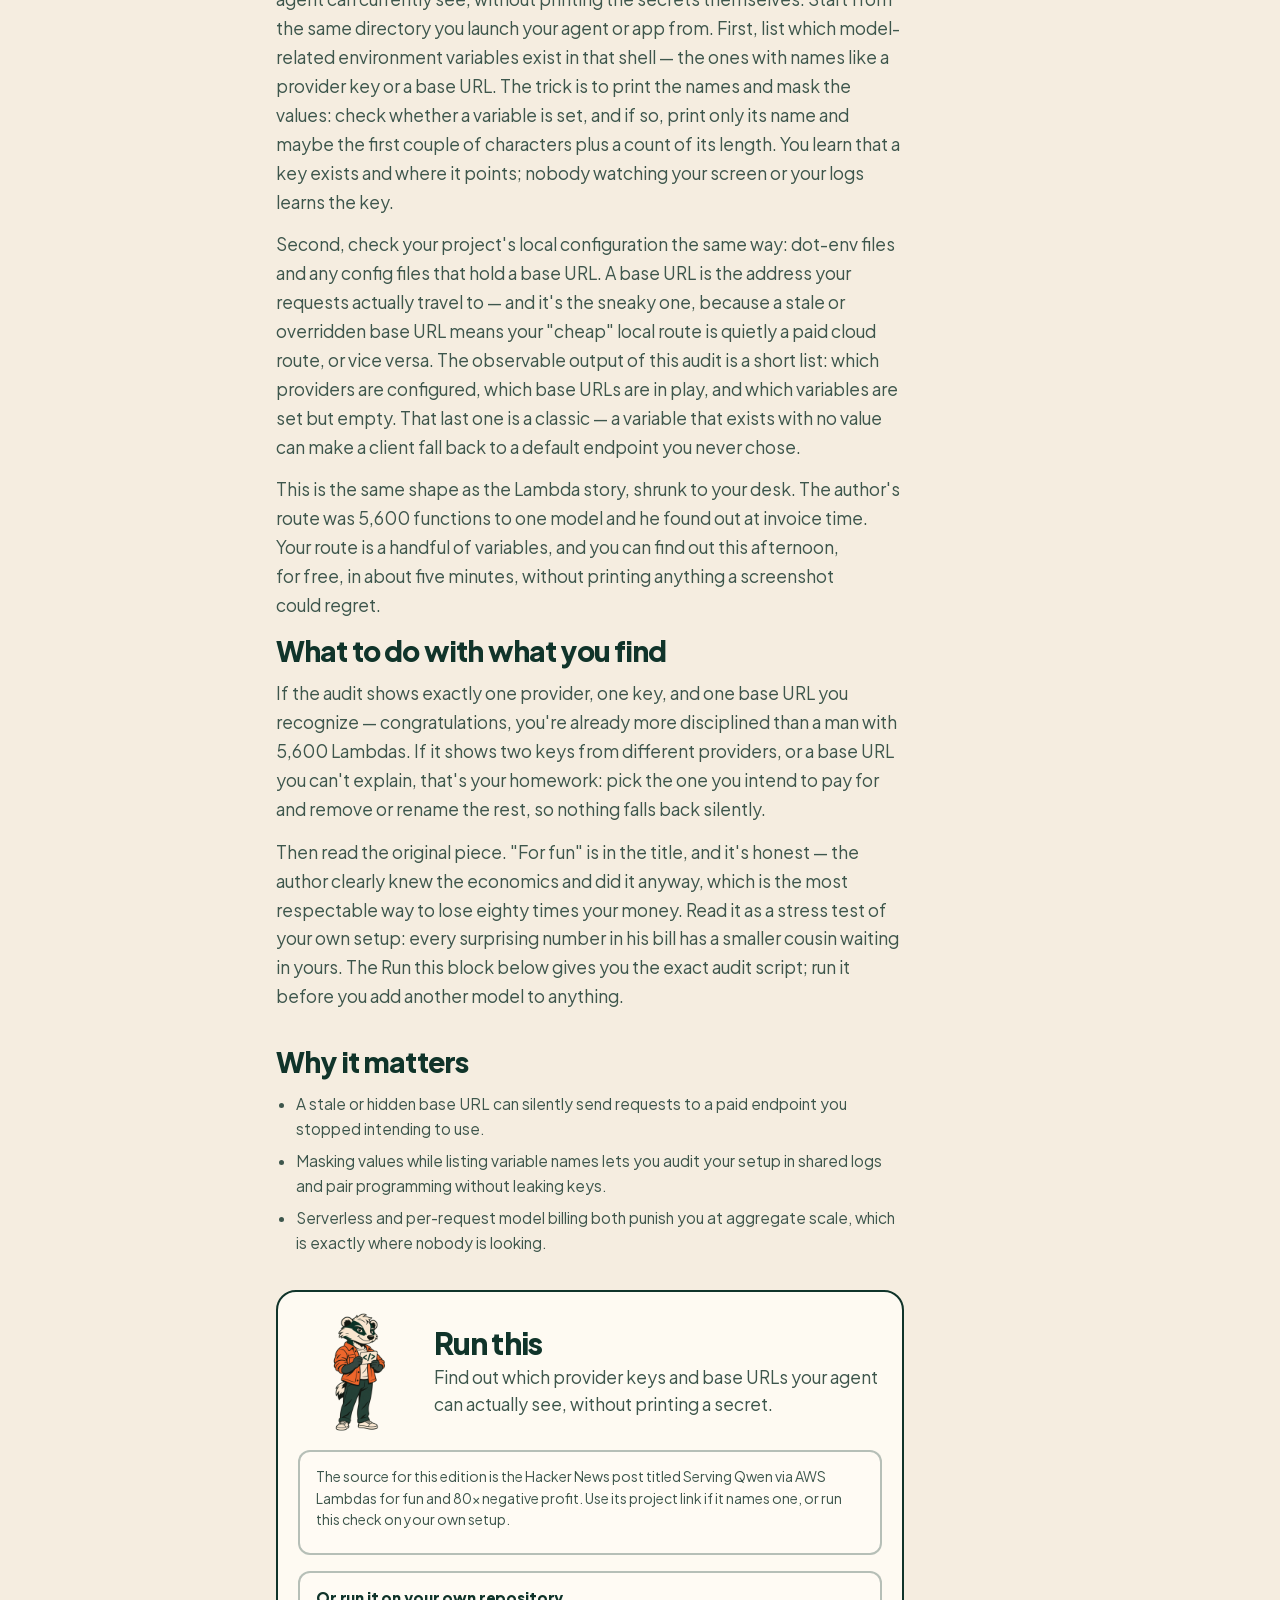
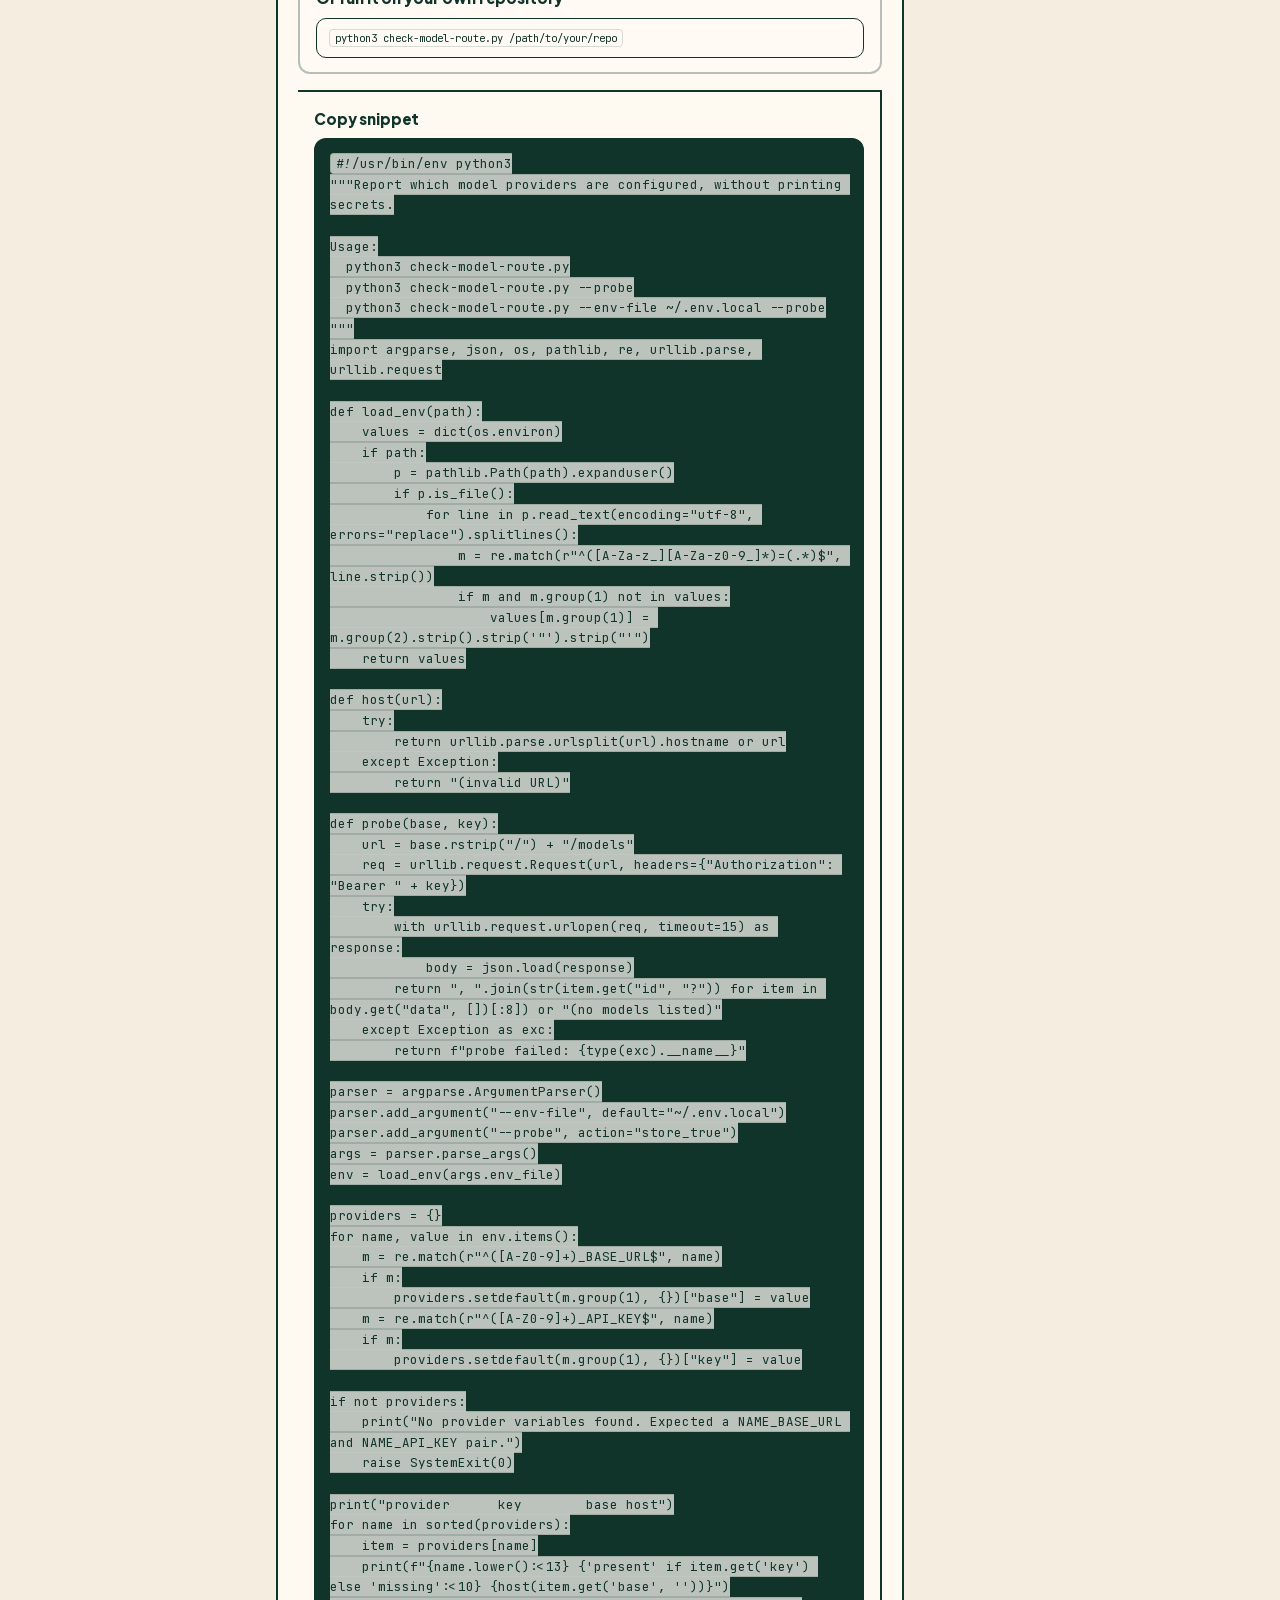
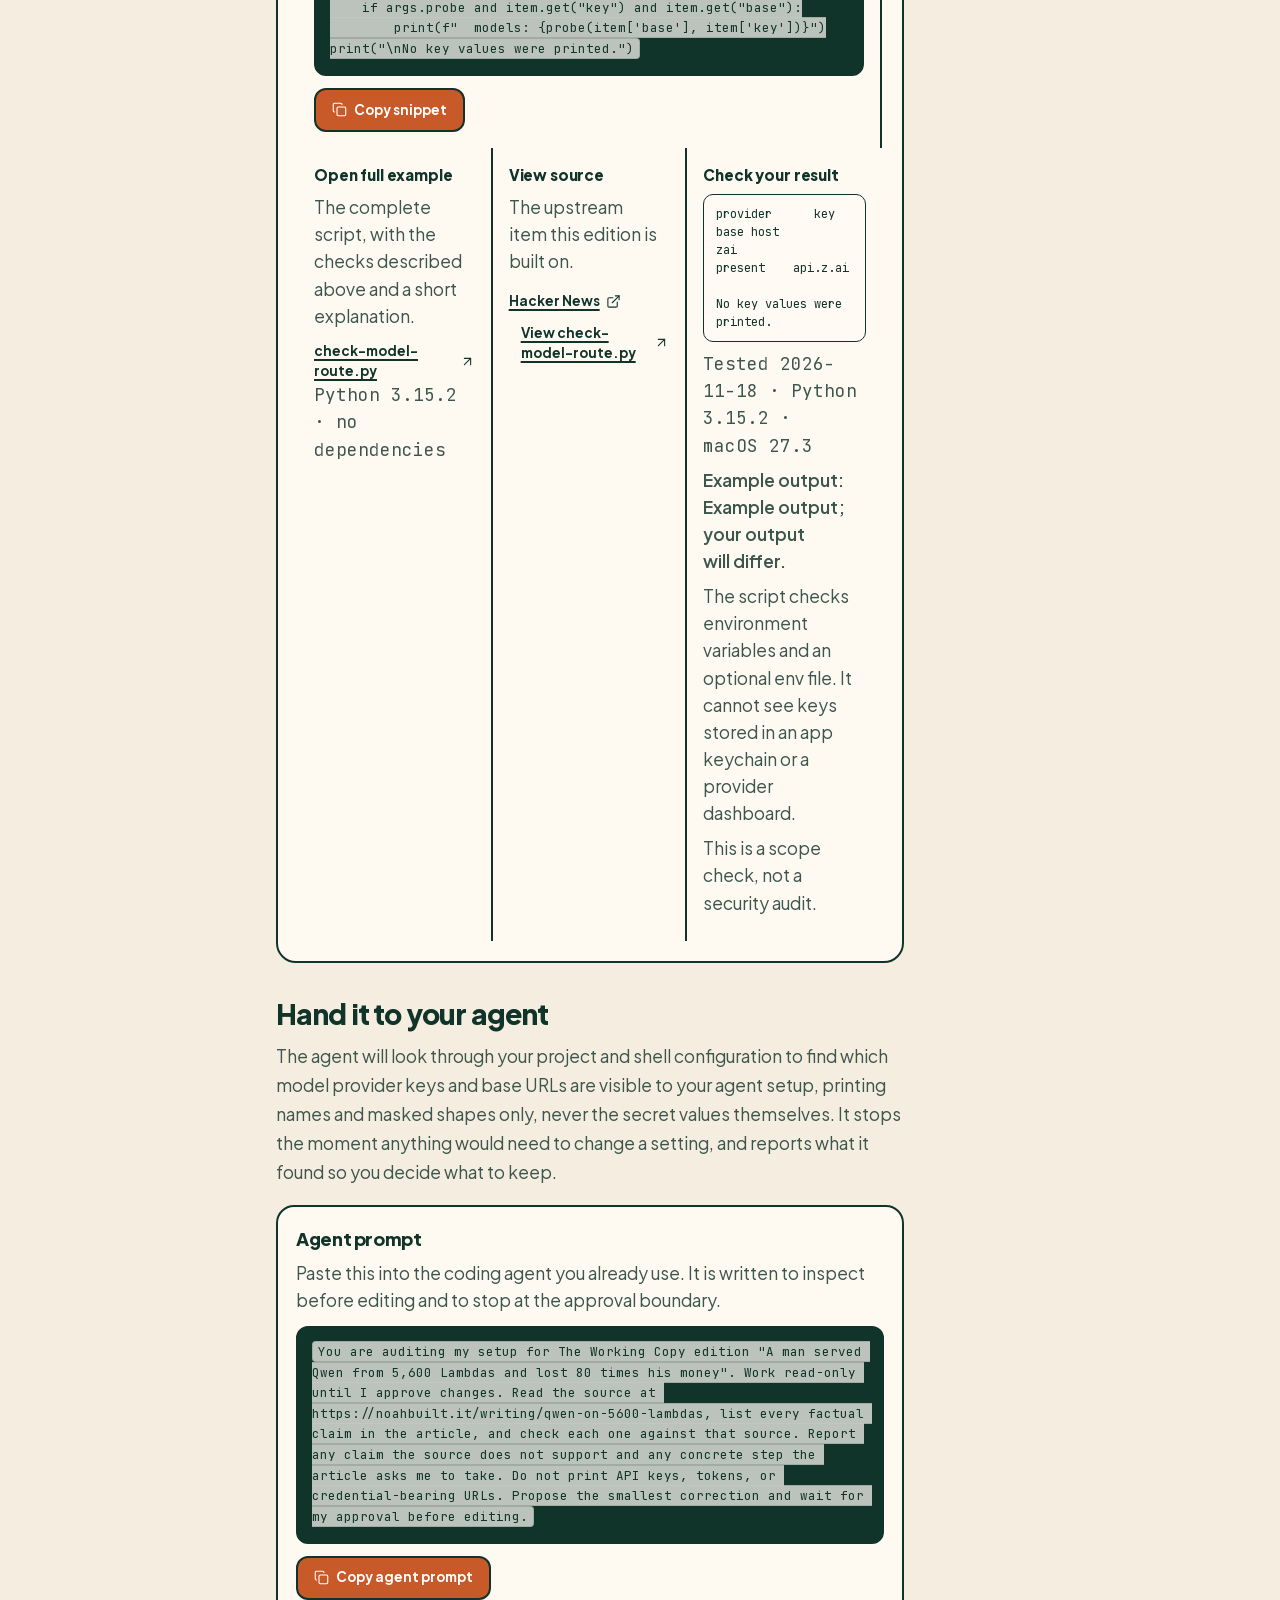
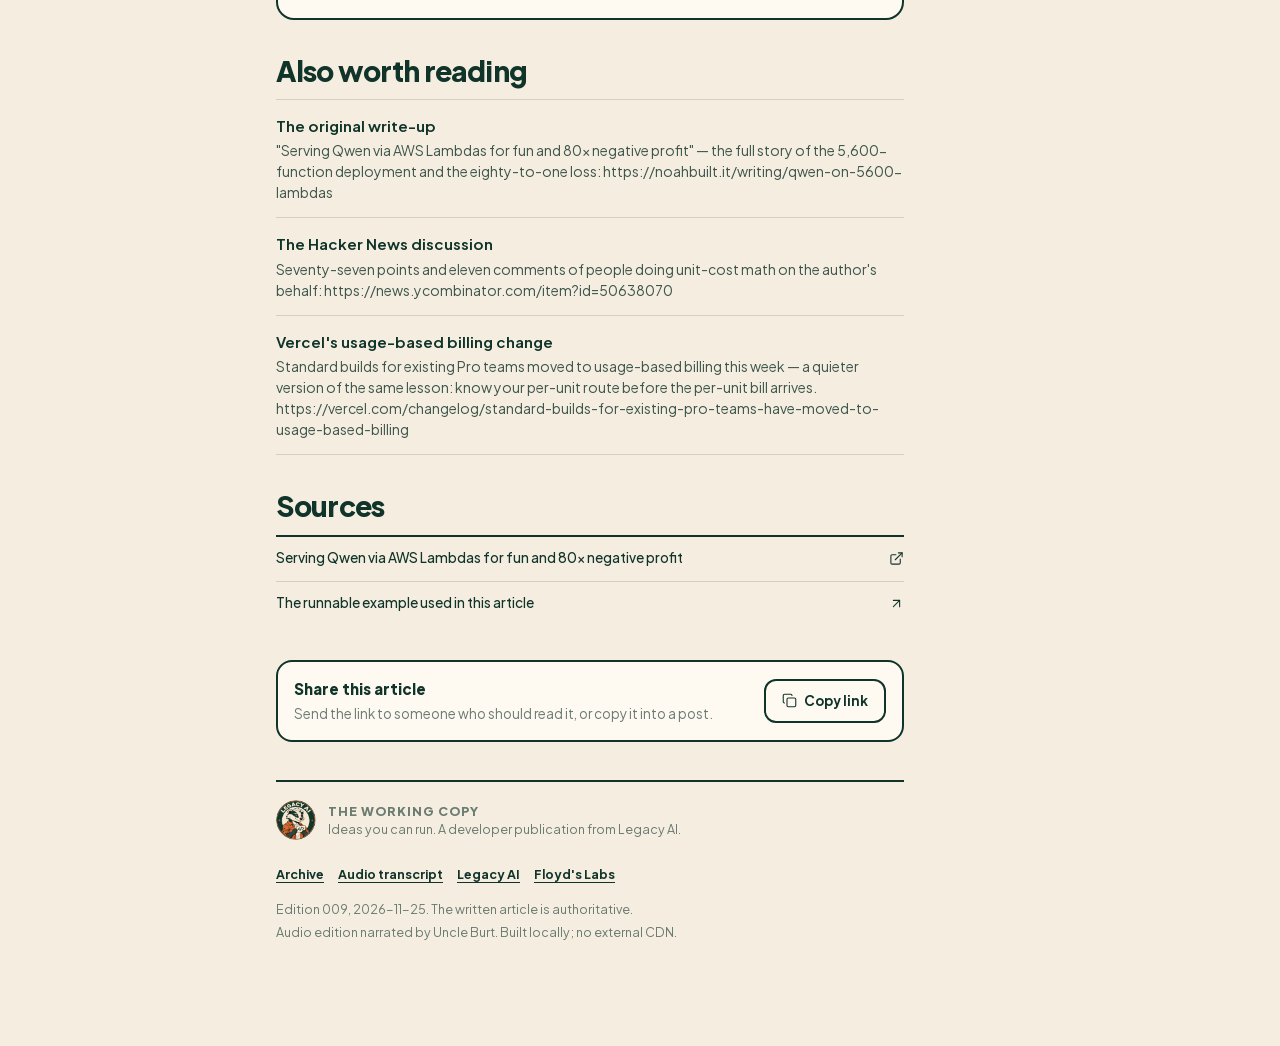
<file: editions/2026-11-25/index.html>
<!doctype html>
<html lang="en">
<head>
<meta charset="utf-8">
<meta name="viewport" content="width=device-width, initial-scale=1, viewport-fit=cover">
<meta name="theme-color" content="#F5EDE0">
<title>A man served Qwen from 5,600 Lambdas and lost 80 times his money — The Working Copy</title>
<meta name="description" content="Serverless made his model scale beautifully in the wrong direction. Before you wire a model into anything, find out where your requests actually go.">
<meta property="og:title" content="A man served Qwen from 5,600 Lambdas and lost 80 times his money — The Working Copy">
<meta property="og:description" content="Serverless made his model scale beautifully in the wrong direction. Before you wire a model into anything, find out where your requests actually go.">
<meta property="og:type" content="article">


<link rel="icon" href="/assets/brand/working-copy-64.d32eb6afa1.png">
<link rel="icon" type="image/png" sizes="192x192" href="/assets/icons/icon-192.efb52459f7.png">
<link rel="icon" type="image/png" sizes="512x512" href="/assets/icons/icon-512.c35d2f70d8.png">
<link rel="apple-touch-icon" href="/assets/icons/apple-touch-icon-180.6fdb141b90.png">
<link rel="manifest" href="/manifest.webmanifest">
<meta name="apple-mobile-web-app-capable" content="yes">
<meta name="mobile-web-app-capable" content="yes">
<meta name="apple-mobile-web-app-status-bar-style" content="default">
<meta name="apple-mobile-web-app-title" content="The Working Copy">
<link rel="stylesheet" href="/assets/styles.1b5d6aa369.css">
<link rel="canonical" href="https://theworkingcopy.floydslabs.com/editions/2026-11-25/">
<meta property="og:url" content="https://theworkingcopy.floydslabs.com/editions/2026-11-25/">
<meta property="og:image" content="https://theworkingcopy.floydslabs.com/assets/icons/icon-512.c35d2f70d8.png">
</head>
<body>
<svg class="sprite" aria-hidden="true" focusable="false"><symbol id="i-arrow-up-right" viewBox="0 0 24 24"><path d="M7 7h10v10" />
  <path d="M7 17 17 7" /></symbol>
<symbol id="i-calendar" viewBox="0 0 24 24"><path d="M8 2v4" />
  <path d="M16 2v4" />
  <rect width="18" height="18" x="3" y="4" rx="2" />
  <path d="M3 10h18" /></symbol>
<symbol id="i-check" viewBox="0 0 24 24"><path d="M20 6 9 17l-5-5" /></symbol>
<symbol id="i-chevron-down" viewBox="0 0 24 24"><path d="m6 9 6 6 6-6" /></symbol>
<symbol id="i-chevron-up" viewBox="0 0 24 24"><path d="m18 15-6-6-6 6" /></symbol>
<symbol id="i-clock" viewBox="0 0 24 24"><path d="M12 6v6l4 2" />
  <circle cx="12" cy="12" r="10" /></symbol>
<symbol id="i-copy" viewBox="0 0 24 24"><rect width="14" height="14" x="8" y="8" rx="2" ry="2" />
  <path d="M4 16c-1.1 0-2-.9-2-2V4c0-1.1.9-2 2-2h10c1.1 0 2 .9 2 2" /></symbol>
<symbol id="i-download" viewBox="0 0 24 24"><path d="M12 15V3" />
  <path d="M21 15v4a2 2 0 0 1-2 2H5a2 2 0 0 1-2-2v-4" />
  <path d="m7 10 5 5 5-5" /></symbol>
<symbol id="i-external-link" viewBox="0 0 24 24"><path d="M15 3h6v6" />
  <path d="M10 14 21 3" />
  <path d="M18 13v6a2 2 0 0 1-2 2H5a2 2 0 0 1-2-2V8a2 2 0 0 1 2-2h6" /></symbol>
<symbol id="i-headphones" viewBox="0 0 24 24"><path d="M3 14h3a2 2 0 0 1 2 2v3a2 2 0 0 1-2 2H5a2 2 0 0 1-2-2v-7a9 9 0 0 1 18 0v7a2 2 0 0 1-2 2h-1a2 2 0 0 1-2-2v-3a2 2 0 0 1 2-2h3" /></symbol>
<symbol id="i-menu" viewBox="0 0 24 24"><path d="M4 5h16" />
  <path d="M4 12h16" />
  <path d="M4 19h16" /></symbol>
<symbol id="i-pause" viewBox="0 0 24 24"><rect x="14" y="3" width="5" height="18" rx="1" />
  <rect x="5" y="3" width="5" height="18" rx="1" /></symbol>
<symbol id="i-play" viewBox="0 0 24 24"><path d="M5 5a2 2 0 0 1 3.008-1.728l11.997 6.998a2 2 0 0 1 .003 3.458l-12 7A2 2 0 0 1 5 19z" /></symbol>
<symbol id="i-server" viewBox="0 0 24 24"><rect width="20" height="8" x="2" y="2" rx="2" ry="2" />
  <rect width="20" height="8" x="2" y="14" rx="2" ry="2" />
  <line x1="6" x2="6.01" y1="6" y2="6" />
  <line x1="6" x2="6.01" y1="18" y2="18" /></symbol>
<symbol id="i-share-2" viewBox="0 0 24 24"><circle cx="18" cy="5" r="3" />
  <circle cx="6" cy="12" r="3" />
  <circle cx="18" cy="19" r="3" />
  <line x1="8.59" x2="15.42" y1="13.51" y2="17.49" />
  <line x1="15.41" x2="8.59" y1="6.51" y2="10.49" /></symbol>
<symbol id="i-shield-check" viewBox="0 0 24 24"><path d="M20 13c0 5-3.5 7.5-7.66 8.95a1 1 0 0 1-.67-.01C7.5 20.5 4 18 4 13V6a1 1 0 0 1 1-1c2 0 4.5-1.2 6.24-2.72a1.17 1.17 0 0 1 1.52 0C14.51 3.81 17 5 19 5a1 1 0 0 1 1 1z" />
  <path d="m9 12 2 2 4-4" /></symbol>
<symbol id="i-x" viewBox="0 0 24 24"><path d="M18 6 6 18" />
  <path d="m6 6 12 12" /></symbol></svg>

<a class="skip" href="#main">Skip to content</a>

<header class="topbar" id="topbar">
  <div class="topbar-inner">
    <a class="brand" href="#main" aria-label="The Working Copy">
      <img class="brand-logo" src="/assets/brand/working-copy-256.aff5e3278e.png" alt="" width="36" height="36">
      <span class="brand-name">The Working Copy</span>
    </a>
    <div class="top-actions">
      <a class="top-link" href="/archive/">Archive</a>
      <a class="top-link" href="https://legacyai.space">Legacy AI</a>
      <a class="top-link" href="https://floydslabs.com">Floyd's Labs</a>
      <button class="icon-btn" data-open-audio aria-label="Listen to this article">
        <svg class="icon" aria-hidden="true"><use href="#i-headphones"/></svg>
      </button>
      <button class="icon-btn" id="shareTop" aria-label="Share this article">
        <svg class="icon" aria-hidden="true"><use href="#i-share-2"/></svg>
      </button>
    </div>
  </div>
</header>

<div class="shell">
  <aside class="rail" aria-label="Article navigation">
    <div class="rail-block">
      <p class="rail-date">November 25, 2026<span>Edition 009</span></p>
      <nav class="rail-nav" aria-label="In this article">
        <a class="rail-link" href="#story">The story</a>
        <a class="rail-link" href="#why">Why it matters</a>
        <a class="rail-link" href="#run">Run this</a>
        <a class="rail-link" href="#agent">Agent prompt</a>
        <a class="rail-link" href="#watch">Also worth reading</a>
        <a class="rail-link" href="#sources">Sources</a>
      </nav>
    </div>
    <div class="rail-block">
      <p class="rail-label">Published by</p>
      <a class="publisher-link" href="https://legacyai.space"><img src="/assets/brand/legacy-ai-256.001d2635f0.png" alt="" width="32" height="32">Legacy AI</a>
      <a class="publisher-link" href="https://floydslabs.com"><span class="publisher-dot" aria-hidden="true"></span>Floyd's Labs</a>
    </div>
  </aside>

  <main id="main" class="main">
    <div class="masthead">
      <img class="masthead-logo" src="/assets/brand/working-copy-256.aff5e3278e.png" alt="The Working Copy circular logo" width="72" height="72">
      <div class="masthead-copy">
        <p class="masthead-name">The Working Copy</p>
        <p class="masthead-tagline">Ideas you can run.</p>
        <p class="masthead-publisher">A developer publication from Legacy AI.</p>
      </div>
    </div>
    <p class="publication-intro">Practical notes from building agents, tools, and useful software. Each article connects an idea to code you can run—with source links, clear setup steps, and enough explanation to make it your own.</p>

    <header class="article-head">
      <h1>A man served Qwen from 5,600 Lambdas and lost 80 times his money</h1>
      <p class="article-lede">Someone got Qwen running across 5,600 AWS Lambda functions, and the bill came in at eighty times the revenue. The story is funny; the lesson is not: when a model is in the loop, the route your requests take is the most expensive code path you own. Here&#x27;s how to inspect yours without leaking a single secret.</p>
      <div class="meta-line">
        <span>November 25, 2026</span>
        <span class="meta-sep" aria-hidden="true"></span>
        <span>4 min read</span>
        <span class="chip">Agents</span>
      </div>
      <p class="byline">By Legacy AI</p>
    </header>

    <section class="listen-panel" id="listen" aria-labelledby="listen-title" data-audio-panel>
      <div class="listen-bar">
        <button class="listen-toggle" data-audio-expand aria-expanded="false" aria-controls="audioExtra">
          <span class="listen-icon" aria-hidden="true"><svg class="icon"><use href="#i-headphones"/></svg></span>
          <span class="listen-bar-copy">
            <strong id="listen-title">Listen to this article</strong>
            <span class="mono" data-audio-clock>8:08</span>
          </span>
          <svg class="icon listen-chevron" aria-hidden="true"><use href="#i-chevron-down"/></svg>
        </button>
        <button class="play play-compact" data-audio-toggle aria-label="Play the audio edition">
          <svg class="icon icon-play" aria-hidden="true"><use href="#i-play"/></svg>
          <svg class="icon icon-pause" aria-hidden="true"><use href="#i-pause"/></svg>
        </button>
      </div>
      <div class="listen-seek" role="slider" tabindex="0" aria-label="Seek the audio edition" aria-valuemin="0" aria-valuemax="100" aria-valuenow="0" data-audio-seek>
        <span class="track"><span class="track-fill" data-audio-fill></span></span>
      </div>
      <div class="listen-extra" id="audioExtra">
        <div class="listen-extra-inner">
          <button class="listen-control" data-audio-back aria-label="Rewind 10 seconds"><span class="mono">-10</span></button>
          <button class="listen-control" data-audio-stop aria-label="Stop audio">Stop</button>
          <button class="listen-control" data-audio-forward aria-label="Forward 10 seconds"><span class="mono">+10</span></button>
          <a class="listen-control" href="/assets/audio/2026-11-25.d1c2cacc2e.mp3" download>Download</a>
        </div>
      </div>
      <audio id="articleAudio" src="/assets/audio/2026-11-25.d1c2cacc2e.mp3" preload="metadata"></audio>
    </section>

    <div class="article-body">
      <section id="story">
<h2>What happened, and why it&#x27;s a warning label</h2>
<p>The write-up, posted as &quot;Serving Qwen via AWS Lambdas for fun and 80x negative profit,&quot; is exactly what the label says. The author took a Qwen model and served it through a swarm of 5,600 Lambda functions — Lambda being Amazon&#x27;s serverless offering, where you upload code and it runs on demand, billed per invocation and per second of compute. It scaled. It worked. It also produced a negative profit of eighty to one, which is the kind of ratio you normally only see in vending machine businesses.</p>
<p>The absurdity is the point. Nothing failed. Every individual decision — serverless here, one more function there — looked reasonable. The failure was that nobody was watching the aggregate route: how many requests, going where, at what unit cost. Hacker News gave it 77 points and a modest 11 comments, probably because everyone reading it quietly recognized a version of themselves. You don&#x27;t need 5,600 functions to make this mistake. You need one model, one key, and no idea which base URL your agent is actually hitting.</p>
<h2>Audit the route to your model before the invoice audits you</h2>
<p>The technique is a read-only audit: find every provider key and base URL your agent can currently see, without printing the secrets themselves. Start from the same directory you launch your agent or app from. First, list which model-related environment variables exist in that shell — the ones with names like a provider key or a base URL. The trick is to print the names and mask the values: check whether a variable is set, and if so, print only its name and maybe the first couple of characters plus a count of its length. You learn that a key exists and where it points; nobody watching your screen or your logs learns the key.</p>
<p>Second, check your project&#x27;s local configuration the same way: dot-env files and any config files that hold a base URL. A base URL is the address your requests actually travel to — and it&#x27;s the sneaky one, because a stale or overridden base URL means your &quot;cheap&quot; local route is quietly a paid cloud route, or vice versa. The observable output of this audit is a short list: which providers are configured, which base URLs are in play, and which variables are set but empty. That last one is a classic — a variable that exists with no value can make a client fall back to a default endpoint you never chose.</p>
<p>This is the same shape as the Lambda story, shrunk to your desk. The author&#x27;s route was 5,600 functions to one model and he found out at invoice time. Your route is a handful of variables, and you can find out this afternoon, for free, in about five minutes, without printing anything a screenshot could regret.</p>
<h2>What to do with what you find</h2>
<p>If the audit shows exactly one provider, one key, and one base URL you recognize — congratulations, you&#x27;re already more disciplined than a man with 5,600 Lambdas. If it shows two keys from different providers, or a base URL you can&#x27;t explain, that&#x27;s your homework: pick the one you intend to pay for and remove or rename the rest, so nothing falls back silently.</p>
<p>Then read the original piece. &quot;For fun&quot; is in the title, and it&#x27;s honest — the author clearly knew the economics and did it anyway, which is the most respectable way to lose eighty times your money. Read it as a stress test of your own setup: every surprising number in his bill has a smaller cousin waiting in yours. The Run this block below gives you the exact audit script; run it before you add another model to anything.</p>
      </section>



      <section id="why">
        <h2>Why it matters</h2>
        <ul class="checklist">
          <li>A stale or hidden base URL can silently send requests to a paid endpoint you stopped intending to use.</li>
          <li>Masking values while listing variable names lets you audit your setup in shared logs and pair programming without leaking keys.</li>
          <li>Serverless and per-request model billing both punish you at aggregate scale, which is exactly where nobody is looking.</li>
        </ul>
      </section>

      <section class="run-this" id="run" aria-labelledby="run-title">
        <div class="run-head">
          <img class="patch" src="/assets/brand/patch-320.7f34876db4.png" srcset="/assets/brand/patch-320.7f34876db4.png 320w, /assets/brand/patch-640.ee0c24400f.png 640w" sizes="120px" alt="Patch, the Working Copy badger, holding a code card" width="120" height="120">
          <div>
            <h2 id="run-title">Run this</h2>
            <p>Find out which provider keys and base URLs your agent can actually see, without printing a secret.</p>
          </div>
        </div>
        <div class="run-scope"><p class="section-note">The source for this edition is the Hacker News post titled Serving Qwen via AWS Lambdas for fun and 80x negative profit. Use its project link if it names one, or run this check on your own setup.</p></div><div class="run-scope"><h3>Or run it on your own repository</h3><pre class="output"><code>python3 check-model-route.py /path/to/your/repo</code></pre></div>
        <div class="run-grid">
          <div class="run-step run-code">
            <h3>Copy snippet</h3>
            <pre><code id="run-snippet">#!/usr/bin/env python3
&quot;&quot;&quot;Report which model providers are configured, without printing secrets.

Usage:
  python3 check-model-route.py
  python3 check-model-route.py --probe
  python3 check-model-route.py --env-file ~/.env.local --probe
&quot;&quot;&quot;
import argparse, json, os, pathlib, re, urllib.parse, urllib.request

def load_env(path):
    values = dict(os.environ)
    if path:
        p = pathlib.Path(path).expanduser()
        if p.is_file():
            for line in p.read_text(encoding=&quot;utf-8&quot;, errors=&quot;replace&quot;).splitlines():
                m = re.match(r&quot;^([A-Za-z_][A-Za-z0-9_]*)=(.*)$&quot;, line.strip())
                if m and m.group(1) not in values:
                    values[m.group(1)] = m.group(2).strip().strip(&#x27;&quot;&#x27;).strip(&quot;&#x27;&quot;)
    return values

def host(url):
    try:
        return urllib.parse.urlsplit(url).hostname or url
    except Exception:
        return &quot;(invalid URL)&quot;

def probe(base, key):
    url = base.rstrip(&quot;/&quot;) + &quot;/models&quot;
    req = urllib.request.Request(url, headers={&quot;Authorization&quot;: &quot;Bearer &quot; + key})
    try:
        with urllib.request.urlopen(req, timeout=15) as response:
            body = json.load(response)
        return &quot;, &quot;.join(str(item.get(&quot;id&quot;, &quot;?&quot;)) for item in body.get(&quot;data&quot;, [])[:8]) or &quot;(no models listed)&quot;
    except Exception as exc:
        return f&quot;probe failed: {type(exc).__name__}&quot;

parser = argparse.ArgumentParser()
parser.add_argument(&quot;--env-file&quot;, default=&quot;~/.env.local&quot;)
parser.add_argument(&quot;--probe&quot;, action=&quot;store_true&quot;)
args = parser.parse_args()
env = load_env(args.env_file)

providers = {}
for name, value in env.items():
    m = re.match(r&quot;^([A-Z0-9]+)_BASE_URL$&quot;, name)
    if m:
        providers.setdefault(m.group(1), {})[&quot;base&quot;] = value
    m = re.match(r&quot;^([A-Z0-9]+)_API_KEY$&quot;, name)
    if m:
        providers.setdefault(m.group(1), {})[&quot;key&quot;] = value

if not providers:
    print(&quot;No provider variables found. Expected a NAME_BASE_URL and NAME_API_KEY pair.&quot;)
    raise SystemExit(0)

print(&quot;provider      key        base host&quot;)
for name in sorted(providers):
    item = providers[name]
    print(f&quot;{name.lower():&lt;13} {&#x27;present&#x27; if item.get(&#x27;key&#x27;) else &#x27;missing&#x27;:&lt;10} {host(item.get(&#x27;base&#x27;, &#x27;&#x27;))}&quot;)
    if args.probe and item.get(&quot;key&quot;) and item.get(&quot;base&quot;):
        print(f&quot;  models: {probe(item[&#x27;base&#x27;], item[&#x27;key&#x27;])}&quot;)
print(&quot;\nNo key values were printed.&quot;)
</code></pre>
            <button class="btn-orange" data-copy-target="run-snippet">
              <svg class="icon icon-sm" aria-hidden="true"><use href="#i-copy"/></svg>
              <span>Copy snippet</span>
            </button>
          </div>
          <div class="run-step">
            <h3>Open full example</h3>
            <p>The complete script, with the checks described above and a short explanation.</p>
            <a class="run-link" href="/editions/2026-11-25/run/check-model-route.py">check-model-route.py<svg class="icon icon-sm" aria-hidden="true"><use href="#i-arrow-up-right"/></svg></a>
            <p class="mono-note">Python 3.15.2 · no dependencies</p>
          </div>
          <div class="run-step">
            <h3>View source</h3>
            <p>The upstream item this edition is built on.</p>
            <a class="run-link" href="https://noahbuilt.it/writing/qwen-on-5600-lambdas">Hacker News<svg class="icon icon-sm" aria-hidden="true"><use href="#i-external-link"/></svg></a>
            <a class="run-link" href="/editions/2026-11-25/run/check-model-route.py">View check-model-route.py<svg class="icon icon-sm" aria-hidden="true"><use href="#i-arrow-up-right"/></svg></a>
          </div>
          <div class="run-step run-result">
            <h3>Check your result</h3>
            <pre class="output">provider      key        base host
zai           present    api.z.ai

No key values were printed.</pre>
            <p class="mono-note">Tested 2026-11-18 · Python 3.15.2 · macOS 27.3</p>
            <p class="provenance">Example output: Example output; your output will differ.</p>
            <p class="limit">The script checks environment variables and an optional env file. It cannot see keys stored in an app keychain or a provider dashboard.</p>
            <p class="limit">This is a scope check, not a security audit.</p>
          </div>
        </div>
      </section>

      <section id="agent">
        <h2>Hand it to your agent</h2>
        <p>The agent will look through your project and shell configuration to find which model provider keys and base URLs are visible to your agent setup, printing names and masked shapes only, never the secret values themselves. It stops the moment anything would need to change a setting, and reports what it found so you decide what to keep.</p>
        <div class="agent-prompt">
          <h3>Agent prompt</h3>
          <p>Paste this into the coding agent you already use. It is written to inspect before editing and to stop at the approval boundary.</p>
          <pre><code id="agent-prompt">You are auditing my setup for The Working Copy edition &quot;A man served Qwen from 5,600 Lambdas and lost 80 times his money&quot;. Work read-only until I approve changes. Read the source at https://noahbuilt.it/writing/qwen-on-5600-lambdas, list every factual claim in the article, and check each one against that source. Report any claim the source does not support and any concrete step the article asks me to take. Do not print API keys, tokens, or credential-bearing URLs. Propose the smallest correction and wait for my approval before editing.</code></pre>
          <button class="btn-orange" data-copy-target="agent-prompt">
            <svg class="icon icon-sm" aria-hidden="true"><use href="#i-copy"/></svg>
            <span>Copy agent prompt</span>
          </button>
        </div>
      </section>

      <section id="watch">
        <h2>Also worth reading</h2>
        <ul class="watch-list">
          <li><strong class="watch-title">The original write-up</strong><span class="watch-detail">&quot;Serving Qwen via AWS Lambdas for fun and 80x negative profit&quot; — the full story of the 5,600-function deployment and the eighty-to-one loss: https://noahbuilt.it/writing/qwen-on-5600-lambdas</span></li>
          <li><strong class="watch-title">The Hacker News discussion</strong><span class="watch-detail">Seventy-seven points and eleven comments of people doing unit-cost math on the author&#x27;s behalf: https://news.ycombinator.com/item?id=50638070</span></li>
          <li><strong class="watch-title">Vercel&#x27;s usage-based billing change</strong><span class="watch-detail">Standard builds for existing Pro teams moved to usage-based billing this week — a quieter version of the same lesson: know your per-unit route before the per-unit bill arrives. https://vercel.com/changelog/standard-builds-for-existing-pro-teams-have-moved-to-usage-based-billing</span></li>
        </ul>
      </section>

      <section id="sources">
        <h2>Sources</h2>
        <ul class="source-list source-list-inline">
          <li><a href="https://noahbuilt.it/writing/qwen-on-5600-lambdas">Serving Qwen via AWS Lambdas for fun and 80x negative profit<svg class="icon icon-sm" aria-hidden="true"><use href="#i-external-link"/></svg></a></li>
          <li><a href="/editions/2026-11-25/run/check-model-route.py">The runnable example used in this article<svg class="icon icon-sm" aria-hidden="true"><use href="#i-arrow-up-right"/></svg></a></li>
        </ul>
      </section>
    </div>

    <section class="share-copy">
      <div>
        <p class="share-copy-title">Share this article</p>
        <p class="section-note">Send the link to someone who should read it, or copy it into a post.</p>
      </div>
      <button class="btn-outline" id="copyLink">
        <svg class="icon icon-sm" aria-hidden="true"><use href="#i-copy"/></svg>
        <span>Copy link</span>
      </button>
    </section>

    <footer class="edition-foot">
      <div class="publisher">
        <img src="/assets/brand/legacy-ai-256.001d2635f0.png" alt="Legacy AI" width="40" height="40">
        <div>
          <p class="publisher-name">The Working Copy</p>
          <p>Ideas you can run. A developer publication from Legacy AI.</p>
        </div>
      </div>
      <p class="foot-links"><a href="/archive/">Archive</a><a href="/editions/2026-11-25/audio/2026-11-25-narration.md">Audio transcript</a><a href="https://legacyai.space">Legacy AI</a><a href="https://floydslabs.com">Floyd's Labs</a></p>
      <p>Edition 009, 2026-11-25. The written article is authoritative.</p>
      <p>Audio edition narrated by Uncle Burt. Built locally; no external CDN.</p>
    </footer>
  </main>

  <aside class="aside" aria-label="Run this and about">
    <section class="listen-card glass">
      <div class="listen-head"><h2>Run this</h2><span class="chip">Patch</span></div>
      <div class="aside-run">
        <img class="aside-patch" src="/assets/brand/patch-320.7f34876db4.png" alt="Patch, the Working Copy badger" width="72" height="72">
        <p>The route check prints hosts and key presence only. It never prints a key value.</p>
      </div>
      <button class="btn-orange" data-copy-target="run-snippet">
        <svg class="icon icon-sm" aria-hidden="true"><use href="#i-copy"/></svg>
        <span>Copy snippet</span>
      </button>
      <button class="btn-secondary" data-copy-target="agent-prompt">
        <svg class="icon icon-sm" aria-hidden="true"><use href="#i-copy"/></svg>
        <span>Copy agent prompt</span>
      </button>
      <a class="btn-secondary" href="/editions/2026-11-25/run/check-model-route.py">Open the full example<svg class="icon icon-sm" aria-hidden="true"><use href="#i-arrow-up-right"/></svg></a>
    </section>

    <section class="about-card">
      <h2>About The Working Copy</h2>
      <p>Practical notes from building agents, tools, and useful software. Each article connects an idea to code you can run.</p>
      <p class="mono-note">Published by Legacy AI. Also on Floyd's Labs.</p>
    </section>

    <section class="evidence-card">
      <h2>Audio edition</h2>
      <p class="section-note">Narrated by Uncle Burt. The written article remains authoritative.</p>
      <a class="btn-secondary" href="#listen" data-open-audio>Listen to this article</a>
    </section>
  </aside>
</div>

<div class="toast" id="toast" role="status" aria-live="polite" hidden></div>

<script src="/assets/app.088fed186b.js"></script>
</body>
</html>
</file>
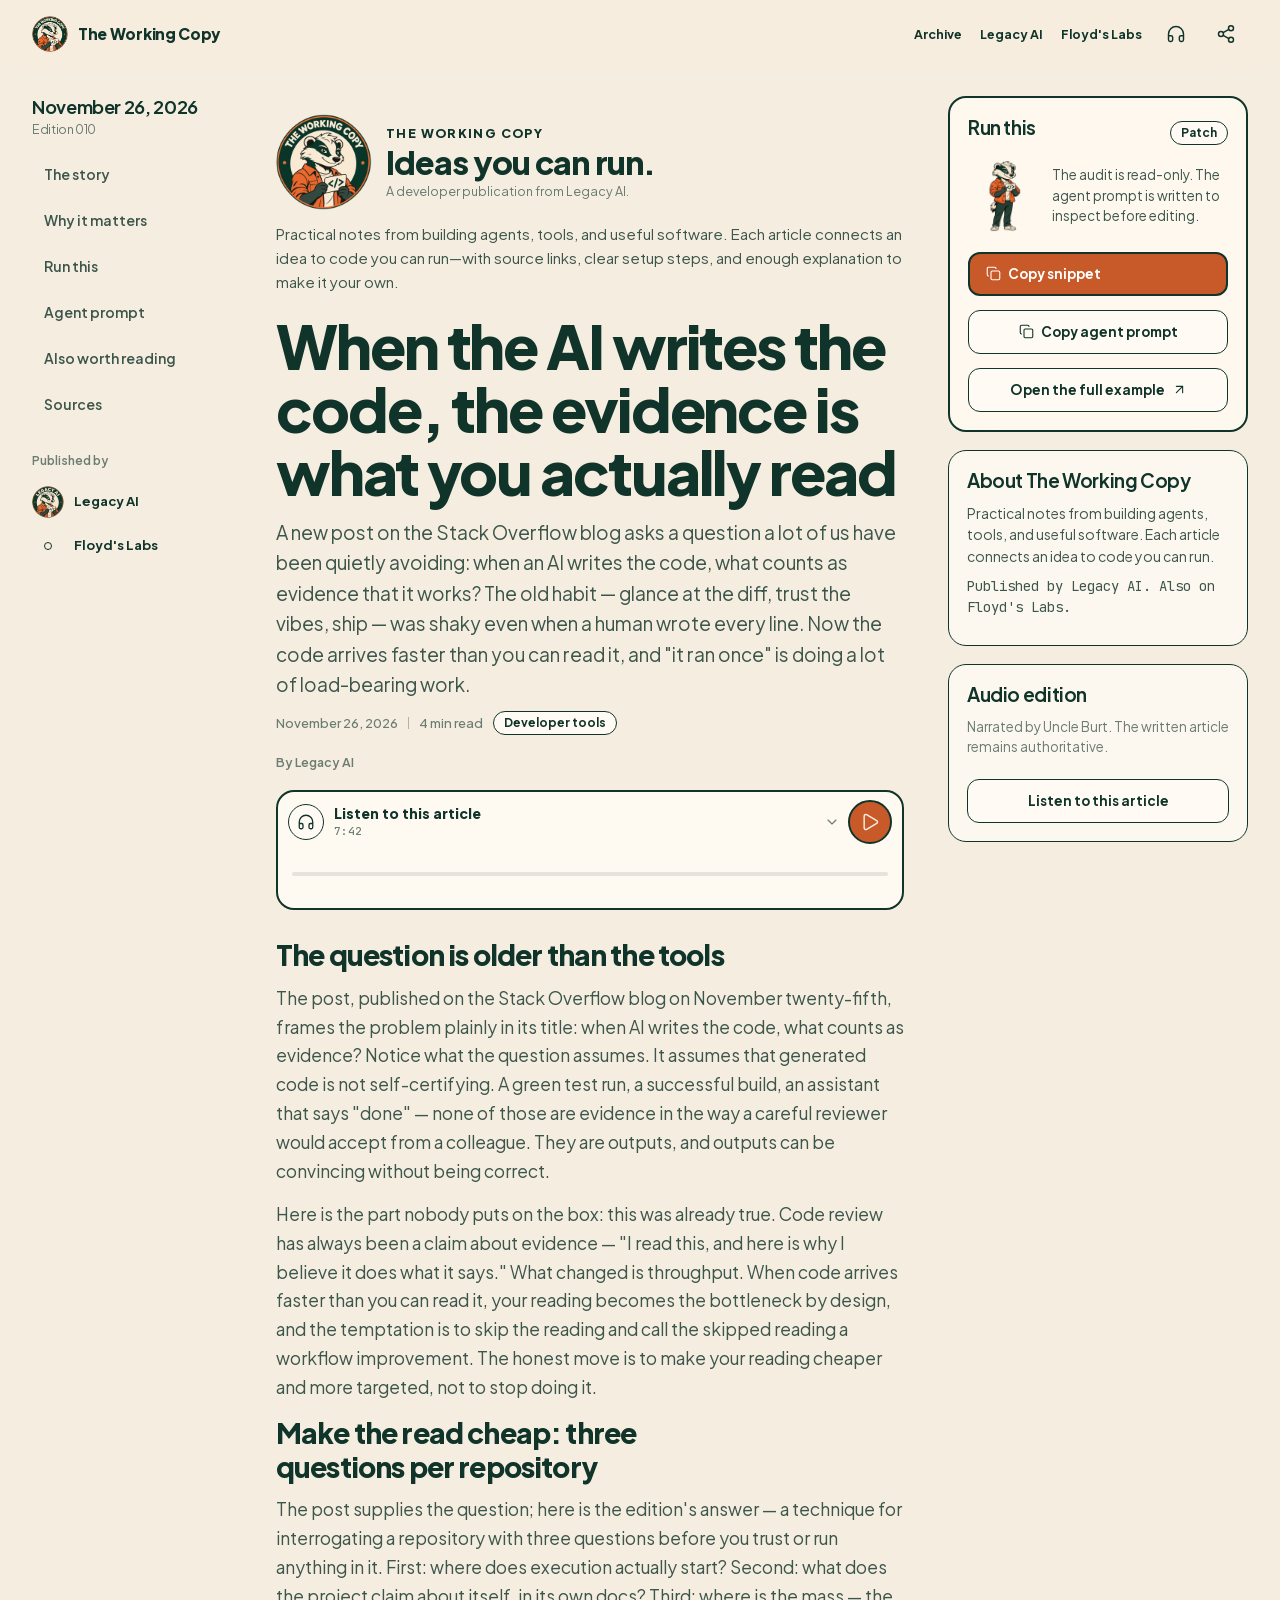
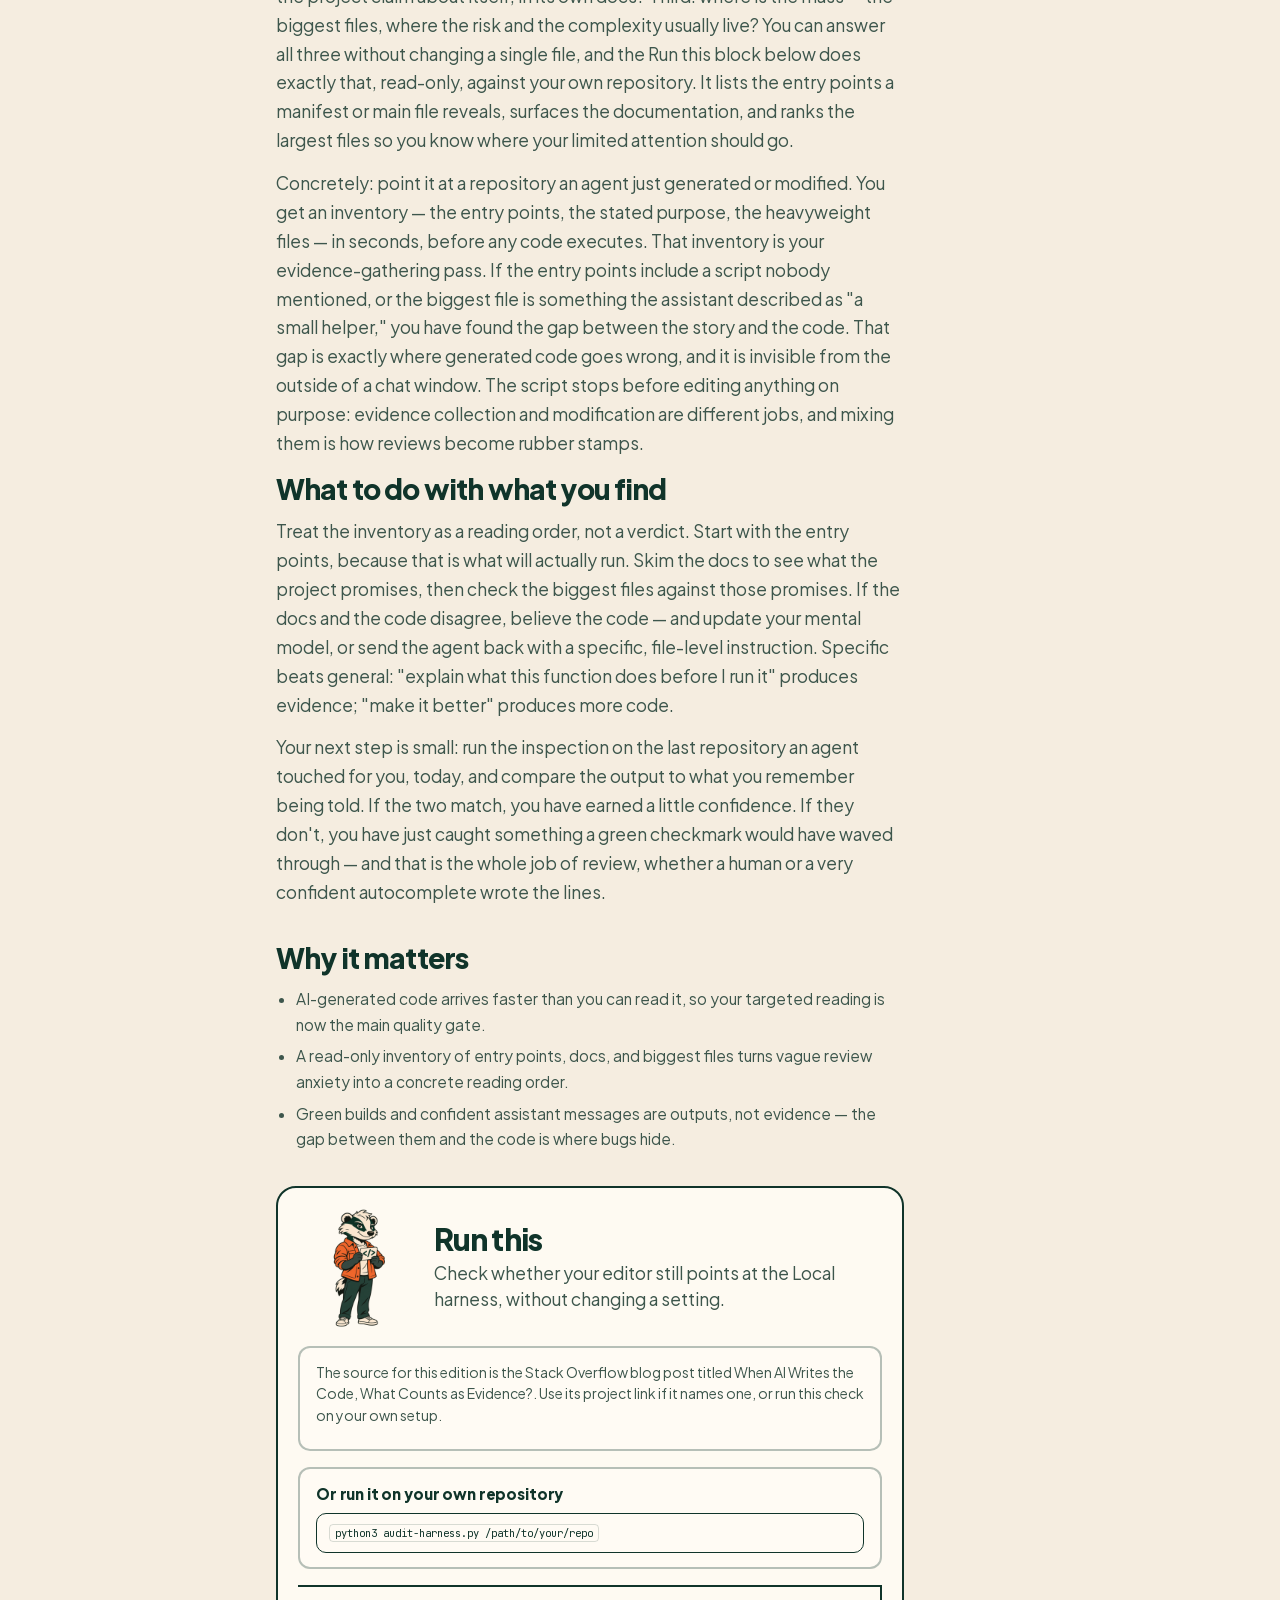
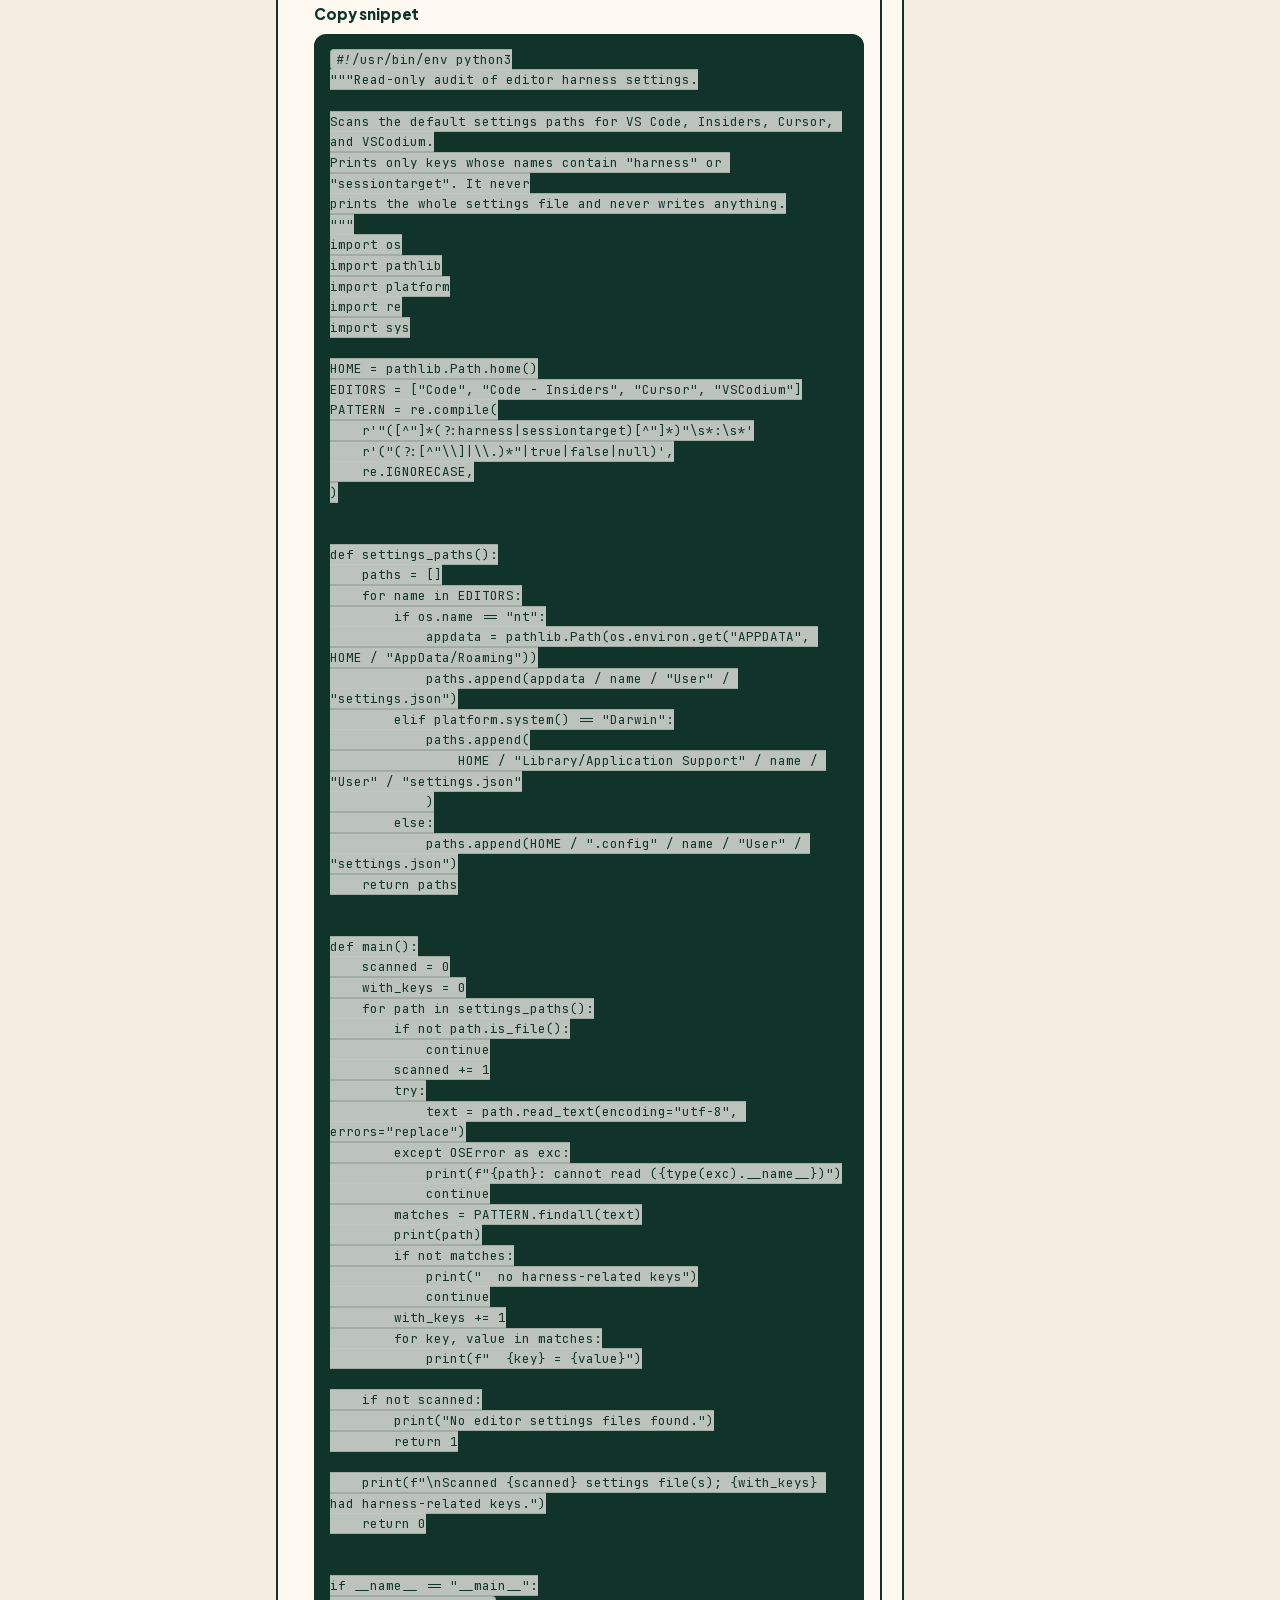
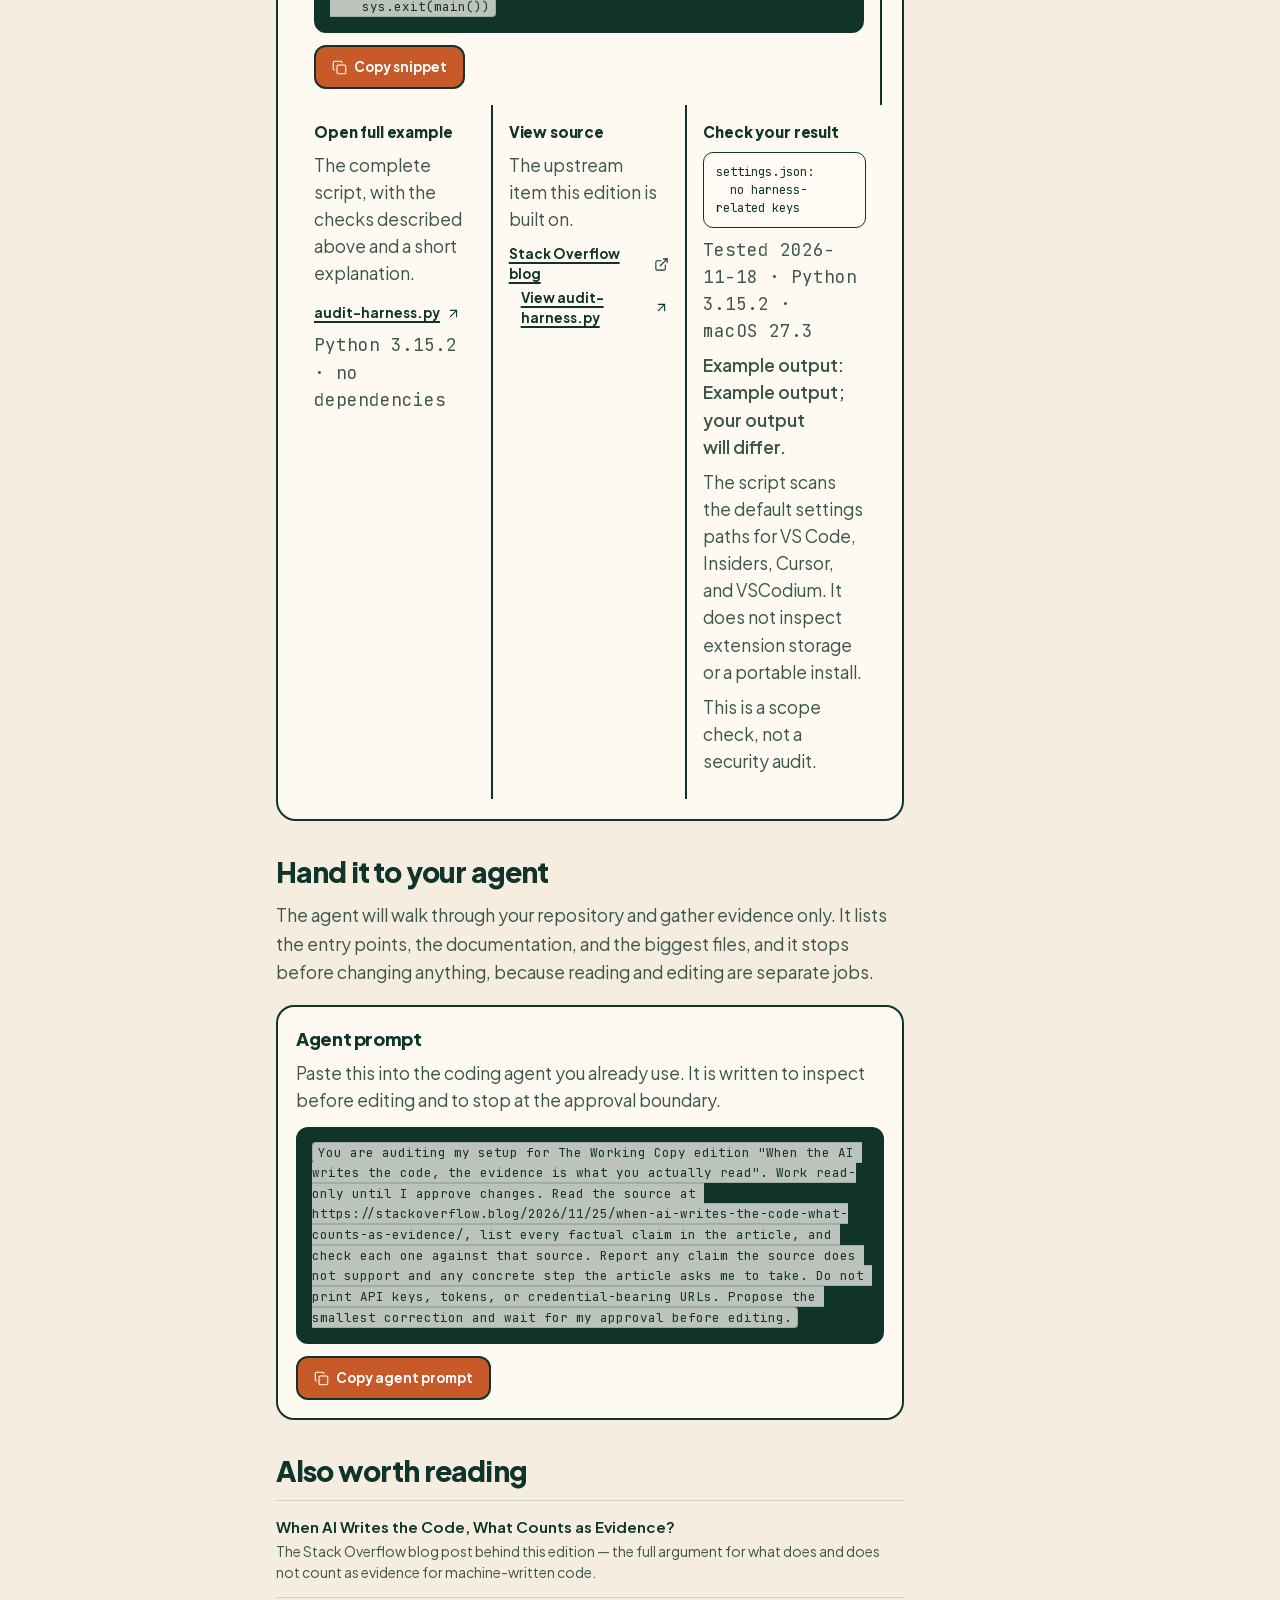
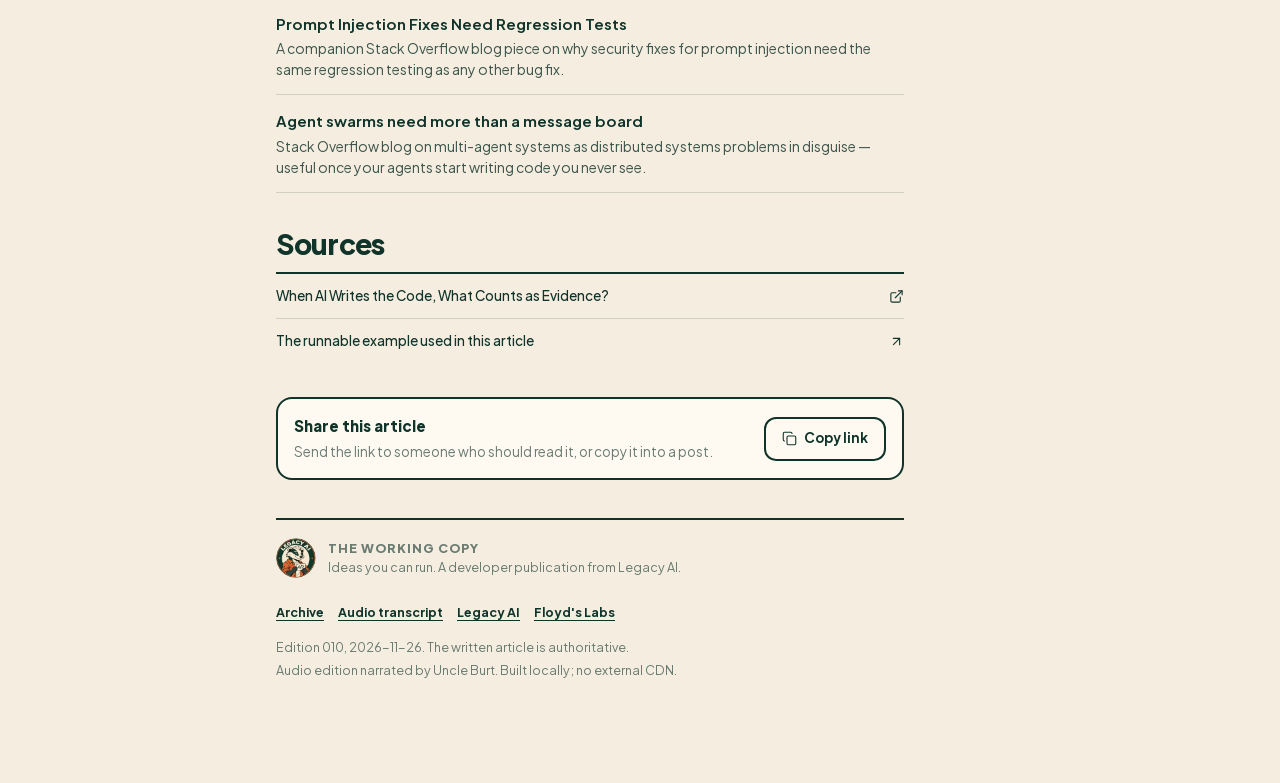
<file: editions/2026-11-26/index.html>
<!doctype html>
<html lang="en">
<head>
<meta charset="utf-8">
<meta name="viewport" content="width=device-width, initial-scale=1, viewport-fit=cover">
<meta name="theme-color" content="#F5EDE0">
<title>When the AI writes the code, the evidence is what you actually read — The Working Copy</title>
<meta name="description" content="A Stack Overflow blog post asks what counts as evidence for machine-written code. The uncomfortable answer starts with you opening the repo yourself.">
<meta property="og:title" content="When the AI writes the code, the evidence is what you actually read — The Working Copy">
<meta property="og:description" content="A Stack Overflow blog post asks what counts as evidence for machine-written code. The uncomfortable answer starts with you opening the repo yourself.">
<meta property="og:type" content="article">


<link rel="icon" href="/assets/brand/working-copy-64.d32eb6afa1.png">
<link rel="icon" type="image/png" sizes="192x192" href="/assets/icons/icon-192.efb52459f7.png">
<link rel="icon" type="image/png" sizes="512x512" href="/assets/icons/icon-512.c35d2f70d8.png">
<link rel="apple-touch-icon" href="/assets/icons/apple-touch-icon-180.6fdb141b90.png">
<link rel="manifest" href="/manifest.webmanifest">
<meta name="apple-mobile-web-app-capable" content="yes">
<meta name="mobile-web-app-capable" content="yes">
<meta name="apple-mobile-web-app-status-bar-style" content="default">
<meta name="apple-mobile-web-app-title" content="The Working Copy">
<link rel="stylesheet" href="/assets/styles.1b5d6aa369.css">
<link rel="canonical" href="https://theworkingcopy.floydslabs.com/editions/2026-11-26/">
<meta property="og:url" content="https://theworkingcopy.floydslabs.com/editions/2026-11-26/">
<meta property="og:image" content="https://theworkingcopy.floydslabs.com/assets/icons/icon-512.c35d2f70d8.png">
</head>
<body>
<svg class="sprite" aria-hidden="true" focusable="false"><symbol id="i-arrow-up-right" viewBox="0 0 24 24"><path d="M7 7h10v10" />
  <path d="M7 17 17 7" /></symbol>
<symbol id="i-calendar" viewBox="0 0 24 24"><path d="M8 2v4" />
  <path d="M16 2v4" />
  <rect width="18" height="18" x="3" y="4" rx="2" />
  <path d="M3 10h18" /></symbol>
<symbol id="i-check" viewBox="0 0 24 24"><path d="M20 6 9 17l-5-5" /></symbol>
<symbol id="i-chevron-down" viewBox="0 0 24 24"><path d="m6 9 6 6 6-6" /></symbol>
<symbol id="i-chevron-up" viewBox="0 0 24 24"><path d="m18 15-6-6-6 6" /></symbol>
<symbol id="i-clock" viewBox="0 0 24 24"><path d="M12 6v6l4 2" />
  <circle cx="12" cy="12" r="10" /></symbol>
<symbol id="i-copy" viewBox="0 0 24 24"><rect width="14" height="14" x="8" y="8" rx="2" ry="2" />
  <path d="M4 16c-1.1 0-2-.9-2-2V4c0-1.1.9-2 2-2h10c1.1 0 2 .9 2 2" /></symbol>
<symbol id="i-download" viewBox="0 0 24 24"><path d="M12 15V3" />
  <path d="M21 15v4a2 2 0 0 1-2 2H5a2 2 0 0 1-2-2v-4" />
  <path d="m7 10 5 5 5-5" /></symbol>
<symbol id="i-external-link" viewBox="0 0 24 24"><path d="M15 3h6v6" />
  <path d="M10 14 21 3" />
  <path d="M18 13v6a2 2 0 0 1-2 2H5a2 2 0 0 1-2-2V8a2 2 0 0 1 2-2h6" /></symbol>
<symbol id="i-headphones" viewBox="0 0 24 24"><path d="M3 14h3a2 2 0 0 1 2 2v3a2 2 0 0 1-2 2H5a2 2 0 0 1-2-2v-7a9 9 0 0 1 18 0v7a2 2 0 0 1-2 2h-1a2 2 0 0 1-2-2v-3a2 2 0 0 1 2-2h3" /></symbol>
<symbol id="i-menu" viewBox="0 0 24 24"><path d="M4 5h16" />
  <path d="M4 12h16" />
  <path d="M4 19h16" /></symbol>
<symbol id="i-pause" viewBox="0 0 24 24"><rect x="14" y="3" width="5" height="18" rx="1" />
  <rect x="5" y="3" width="5" height="18" rx="1" /></symbol>
<symbol id="i-play" viewBox="0 0 24 24"><path d="M5 5a2 2 0 0 1 3.008-1.728l11.997 6.998a2 2 0 0 1 .003 3.458l-12 7A2 2 0 0 1 5 19z" /></symbol>
<symbol id="i-server" viewBox="0 0 24 24"><rect width="20" height="8" x="2" y="2" rx="2" ry="2" />
  <rect width="20" height="8" x="2" y="14" rx="2" ry="2" />
  <line x1="6" x2="6.01" y1="6" y2="6" />
  <line x1="6" x2="6.01" y1="18" y2="18" /></symbol>
<symbol id="i-share-2" viewBox="0 0 24 24"><circle cx="18" cy="5" r="3" />
  <circle cx="6" cy="12" r="3" />
  <circle cx="18" cy="19" r="3" />
  <line x1="8.59" x2="15.42" y1="13.51" y2="17.49" />
  <line x1="15.41" x2="8.59" y1="6.51" y2="10.49" /></symbol>
<symbol id="i-shield-check" viewBox="0 0 24 24"><path d="M20 13c0 5-3.5 7.5-7.66 8.95a1 1 0 0 1-.67-.01C7.5 20.5 4 18 4 13V6a1 1 0 0 1 1-1c2 0 4.5-1.2 6.24-2.72a1.17 1.17 0 0 1 1.52 0C14.51 3.81 17 5 19 5a1 1 0 0 1 1 1z" />
  <path d="m9 12 2 2 4-4" /></symbol>
<symbol id="i-x" viewBox="0 0 24 24"><path d="M18 6 6 18" />
  <path d="m6 6 12 12" /></symbol></svg>

<a class="skip" href="#main">Skip to content</a>

<header class="topbar" id="topbar">
  <div class="topbar-inner">
    <a class="brand" href="#main" aria-label="The Working Copy">
      <img class="brand-logo" src="/assets/brand/working-copy-256.aff5e3278e.png" alt="" width="36" height="36">
      <span class="brand-name">The Working Copy</span>
    </a>
    <div class="top-actions">
      <a class="top-link" href="/archive/">Archive</a>
      <a class="top-link" href="https://legacyai.space">Legacy AI</a>
      <a class="top-link" href="https://floydslabs.com">Floyd's Labs</a>
      <button class="icon-btn" data-open-audio aria-label="Listen to this article">
        <svg class="icon" aria-hidden="true"><use href="#i-headphones"/></svg>
      </button>
      <button class="icon-btn" id="shareTop" aria-label="Share this article">
        <svg class="icon" aria-hidden="true"><use href="#i-share-2"/></svg>
      </button>
    </div>
  </div>
</header>

<div class="shell">
  <aside class="rail" aria-label="Article navigation">
    <div class="rail-block">
      <p class="rail-date">November 26, 2026<span>Edition 010</span></p>
      <nav class="rail-nav" aria-label="In this article">
        <a class="rail-link" href="#story">The story</a>
        <a class="rail-link" href="#why">Why it matters</a>
        <a class="rail-link" href="#run">Run this</a>
        <a class="rail-link" href="#agent">Agent prompt</a>
        <a class="rail-link" href="#watch">Also worth reading</a>
        <a class="rail-link" href="#sources">Sources</a>
      </nav>
    </div>
    <div class="rail-block">
      <p class="rail-label">Published by</p>
      <a class="publisher-link" href="https://legacyai.space"><img src="/assets/brand/legacy-ai-256.001d2635f0.png" alt="" width="32" height="32">Legacy AI</a>
      <a class="publisher-link" href="https://floydslabs.com"><span class="publisher-dot" aria-hidden="true"></span>Floyd's Labs</a>
    </div>
  </aside>

  <main id="main" class="main">
    <div class="masthead">
      <img class="masthead-logo" src="/assets/brand/working-copy-256.aff5e3278e.png" alt="The Working Copy circular logo" width="72" height="72">
      <div class="masthead-copy">
        <p class="masthead-name">The Working Copy</p>
        <p class="masthead-tagline">Ideas you can run.</p>
        <p class="masthead-publisher">A developer publication from Legacy AI.</p>
      </div>
    </div>
    <p class="publication-intro">Practical notes from building agents, tools, and useful software. Each article connects an idea to code you can run—with source links, clear setup steps, and enough explanation to make it your own.</p>

    <header class="article-head">
      <h1>When the AI writes the code, the evidence is what you actually read</h1>
      <p class="article-lede">A new post on the Stack Overflow blog asks a question a lot of us have been quietly avoiding: when an AI writes the code, what counts as evidence that it works? The old habit — glance at the diff, trust the vibes, ship — was shaky even when a human wrote every line. Now the code arrives faster than you can read it, and &quot;it ran once&quot; is doing a lot of load-bearing work.</p>
      <div class="meta-line">
        <span>November 26, 2026</span>
        <span class="meta-sep" aria-hidden="true"></span>
        <span>4 min read</span>
        <span class="chip">Developer tools</span>
      </div>
      <p class="byline">By Legacy AI</p>
    </header>

    <section class="listen-panel" id="listen" aria-labelledby="listen-title" data-audio-panel>
      <div class="listen-bar">
        <button class="listen-toggle" data-audio-expand aria-expanded="false" aria-controls="audioExtra">
          <span class="listen-icon" aria-hidden="true"><svg class="icon"><use href="#i-headphones"/></svg></span>
          <span class="listen-bar-copy">
            <strong id="listen-title">Listen to this article</strong>
            <span class="mono" data-audio-clock>7:42</span>
          </span>
          <svg class="icon listen-chevron" aria-hidden="true"><use href="#i-chevron-down"/></svg>
        </button>
        <button class="play play-compact" data-audio-toggle aria-label="Play the audio edition">
          <svg class="icon icon-play" aria-hidden="true"><use href="#i-play"/></svg>
          <svg class="icon icon-pause" aria-hidden="true"><use href="#i-pause"/></svg>
        </button>
      </div>
      <div class="listen-seek" role="slider" tabindex="0" aria-label="Seek the audio edition" aria-valuemin="0" aria-valuemax="100" aria-valuenow="0" data-audio-seek>
        <span class="track"><span class="track-fill" data-audio-fill></span></span>
      </div>
      <div class="listen-extra" id="audioExtra">
        <div class="listen-extra-inner">
          <button class="listen-control" data-audio-back aria-label="Rewind 10 seconds"><span class="mono">-10</span></button>
          <button class="listen-control" data-audio-stop aria-label="Stop audio">Stop</button>
          <button class="listen-control" data-audio-forward aria-label="Forward 10 seconds"><span class="mono">+10</span></button>
          <a class="listen-control" href="/assets/audio/2026-11-26.45a0f4651b.mp3" download>Download</a>
        </div>
      </div>
      <audio id="articleAudio" src="/assets/audio/2026-11-26.45a0f4651b.mp3" preload="metadata"></audio>
    </section>

    <div class="article-body">
      <section id="story">
<h2>The question is older than the tools</h2>
<p>The post, published on the Stack Overflow blog on November twenty-fifth, frames the problem plainly in its title: when AI writes the code, what counts as evidence? Notice what the question assumes. It assumes that generated code is not self-certifying. A green test run, a successful build, an assistant that says &quot;done&quot; — none of those are evidence in the way a careful reviewer would accept from a colleague. They are outputs, and outputs can be convincing without being correct.</p>
<p>Here is the part nobody puts on the box: this was already true. Code review has always been a claim about evidence — &quot;I read this, and here is why I believe it does what it says.&quot; What changed is throughput. When code arrives faster than you can read it, your reading becomes the bottleneck by design, and the temptation is to skip the reading and call the skipped reading a workflow improvement. The honest move is to make your reading cheaper and more targeted, not to stop doing it.</p>
<h2>Make the read cheap: three questions per repository</h2>
<p>The post supplies the question; here is the edition&#x27;s answer — a technique for interrogating a repository with three questions before you trust or run anything in it. First: where does execution actually start? Second: what does the project claim about itself, in its own docs? Third: where is the mass — the biggest files, where the risk and the complexity usually live? You can answer all three without changing a single file, and the Run this block below does exactly that, read-only, against your own repository. It lists the entry points a manifest or main file reveals, surfaces the documentation, and ranks the largest files so you know where your limited attention should go.</p>
<p>Concretely: point it at a repository an agent just generated or modified. You get an inventory — the entry points, the stated purpose, the heavyweight files — in seconds, before any code executes. That inventory is your evidence-gathering pass. If the entry points include a script nobody mentioned, or the biggest file is something the assistant described as &quot;a small helper,&quot; you have found the gap between the story and the code. That gap is exactly where generated code goes wrong, and it is invisible from the outside of a chat window. The script stops before editing anything on purpose: evidence collection and modification are different jobs, and mixing them is how reviews become rubber stamps.</p>
<h2>What to do with what you find</h2>
<p>Treat the inventory as a reading order, not a verdict. Start with the entry points, because that is what will actually run. Skim the docs to see what the project promises, then check the biggest files against those promises. If the docs and the code disagree, believe the code — and update your mental model, or send the agent back with a specific, file-level instruction. Specific beats general: &quot;explain what this function does before I run it&quot; produces evidence; &quot;make it better&quot; produces more code.</p>
<p>Your next step is small: run the inspection on the last repository an agent touched for you, today, and compare the output to what you remember being told. If the two match, you have earned a little confidence. If they don&#x27;t, you have just caught something a green checkmark would have waved through — and that is the whole job of review, whether a human or a very confident autocomplete wrote the lines.</p>
      </section>



      <section id="why">
        <h2>Why it matters</h2>
        <ul class="checklist">
          <li>AI-generated code arrives faster than you can read it, so your targeted reading is now the main quality gate.</li>
          <li>A read-only inventory of entry points, docs, and biggest files turns vague review anxiety into a concrete reading order.</li>
          <li>Green builds and confident assistant messages are outputs, not evidence — the gap between them and the code is where bugs hide.</li>
        </ul>
      </section>

      <section class="run-this" id="run" aria-labelledby="run-title">
        <div class="run-head">
          <img class="patch" src="/assets/brand/patch-320.7f34876db4.png" srcset="/assets/brand/patch-320.7f34876db4.png 320w, /assets/brand/patch-640.ee0c24400f.png 640w" sizes="120px" alt="Patch, the Working Copy badger, holding a code card" width="120" height="120">
          <div>
            <h2 id="run-title">Run this</h2>
            <p>Check whether your editor still points at the Local harness, without changing a setting.</p>
          </div>
        </div>
        <div class="run-scope"><p class="section-note">The source for this edition is the Stack Overflow blog post titled When AI Writes the Code, What Counts as Evidence?. Use its project link if it names one, or run this check on your own setup.</p></div><div class="run-scope"><h3>Or run it on your own repository</h3><pre class="output"><code>python3 audit-harness.py /path/to/your/repo</code></pre></div>
        <div class="run-grid">
          <div class="run-step run-code">
            <h3>Copy snippet</h3>
            <pre><code id="run-snippet">#!/usr/bin/env python3
&quot;&quot;&quot;Read-only audit of editor harness settings.

Scans the default settings paths for VS Code, Insiders, Cursor, and VSCodium.
Prints only keys whose names contain &quot;harness&quot; or &quot;sessiontarget&quot;. It never
prints the whole settings file and never writes anything.
&quot;&quot;&quot;
import os
import pathlib
import platform
import re
import sys

HOME = pathlib.Path.home()
EDITORS = [&quot;Code&quot;, &quot;Code - Insiders&quot;, &quot;Cursor&quot;, &quot;VSCodium&quot;]
PATTERN = re.compile(
    r&#x27;&quot;([^&quot;]*(?:harness|sessiontarget)[^&quot;]*)&quot;\s*:\s*&#x27;
    r&#x27;(&quot;(?:[^&quot;\\]|\\.)*&quot;|true|false|null)&#x27;,
    re.IGNORECASE,
)


def settings_paths():
    paths = []
    for name in EDITORS:
        if os.name == &quot;nt&quot;:
            appdata = pathlib.Path(os.environ.get(&quot;APPDATA&quot;, HOME / &quot;AppData/Roaming&quot;))
            paths.append(appdata / name / &quot;User&quot; / &quot;settings.json&quot;)
        elif platform.system() == &quot;Darwin&quot;:
            paths.append(
                HOME / &quot;Library/Application Support&quot; / name / &quot;User&quot; / &quot;settings.json&quot;
            )
        else:
            paths.append(HOME / &quot;.config&quot; / name / &quot;User&quot; / &quot;settings.json&quot;)
    return paths


def main():
    scanned = 0
    with_keys = 0
    for path in settings_paths():
        if not path.is_file():
            continue
        scanned += 1
        try:
            text = path.read_text(encoding=&quot;utf-8&quot;, errors=&quot;replace&quot;)
        except OSError as exc:
            print(f&quot;{path}: cannot read ({type(exc).__name__})&quot;)
            continue
        matches = PATTERN.findall(text)
        print(path)
        if not matches:
            print(&quot;  no harness-related keys&quot;)
            continue
        with_keys += 1
        for key, value in matches:
            print(f&quot;  {key} = {value}&quot;)

    if not scanned:
        print(&quot;No editor settings files found.&quot;)
        return 1

    print(f&quot;\nScanned {scanned} settings file(s); {with_keys} had harness-related keys.&quot;)
    return 0


if __name__ == &quot;__main__&quot;:
    sys.exit(main())
</code></pre>
            <button class="btn-orange" data-copy-target="run-snippet">
              <svg class="icon icon-sm" aria-hidden="true"><use href="#i-copy"/></svg>
              <span>Copy snippet</span>
            </button>
          </div>
          <div class="run-step">
            <h3>Open full example</h3>
            <p>The complete script, with the checks described above and a short explanation.</p>
            <a class="run-link" href="/editions/2026-11-26/run/audit-harness.py">audit-harness.py<svg class="icon icon-sm" aria-hidden="true"><use href="#i-arrow-up-right"/></svg></a>
            <p class="mono-note">Python 3.15.2 · no dependencies</p>
          </div>
          <div class="run-step">
            <h3>View source</h3>
            <p>The upstream item this edition is built on.</p>
            <a class="run-link" href="https://stackoverflow.blog/2026/11/25/when-ai-writes-the-code-what-counts-as-evidence/">Stack Overflow blog<svg class="icon icon-sm" aria-hidden="true"><use href="#i-external-link"/></svg></a>
            <a class="run-link" href="/editions/2026-11-26/run/audit-harness.py">View audit-harness.py<svg class="icon icon-sm" aria-hidden="true"><use href="#i-arrow-up-right"/></svg></a>
          </div>
          <div class="run-step run-result">
            <h3>Check your result</h3>
            <pre class="output">settings.json:
  no harness-related keys</pre>
            <p class="mono-note">Tested 2026-11-18 · Python 3.15.2 · macOS 27.3</p>
            <p class="provenance">Example output: Example output; your output will differ.</p>
            <p class="limit">The script scans the default settings paths for VS Code, Insiders, Cursor, and VSCodium. It does not inspect extension storage or a portable install.</p>
            <p class="limit">This is a scope check, not a security audit.</p>
          </div>
        </div>
      </section>

      <section id="agent">
        <h2>Hand it to your agent</h2>
        <p>The agent will walk through your repository and gather evidence only. It lists the entry points, the documentation, and the biggest files, and it stops before changing anything, because reading and editing are separate jobs.</p>
        <div class="agent-prompt">
          <h3>Agent prompt</h3>
          <p>Paste this into the coding agent you already use. It is written to inspect before editing and to stop at the approval boundary.</p>
          <pre><code id="agent-prompt">You are auditing my setup for The Working Copy edition &quot;When the AI writes the code, the evidence is what you actually read&quot;. Work read-only until I approve changes. Read the source at https://stackoverflow.blog/2026/11/25/when-ai-writes-the-code-what-counts-as-evidence/, list every factual claim in the article, and check each one against that source. Report any claim the source does not support and any concrete step the article asks me to take. Do not print API keys, tokens, or credential-bearing URLs. Propose the smallest correction and wait for my approval before editing.</code></pre>
          <button class="btn-orange" data-copy-target="agent-prompt">
            <svg class="icon icon-sm" aria-hidden="true"><use href="#i-copy"/></svg>
            <span>Copy agent prompt</span>
          </button>
        </div>
      </section>

      <section id="watch">
        <h2>Also worth reading</h2>
        <ul class="watch-list">
          <li><strong class="watch-title">When AI Writes the Code, What Counts as Evidence?</strong><span class="watch-detail">The Stack Overflow blog post behind this edition — the full argument for what does and does not count as evidence for machine-written code.</span></li>
          <li><strong class="watch-title">Prompt Injection Fixes Need Regression Tests</strong><span class="watch-detail">A companion Stack Overflow blog piece on why security fixes for prompt injection need the same regression testing as any other bug fix.</span></li>
          <li><strong class="watch-title">Agent swarms need more than a message board</strong><span class="watch-detail">Stack Overflow blog on multi-agent systems as distributed systems problems in disguise — useful once your agents start writing code you never see.</span></li>
        </ul>
      </section>

      <section id="sources">
        <h2>Sources</h2>
        <ul class="source-list source-list-inline">
          <li><a href="https://stackoverflow.blog/2026/11/25/when-ai-writes-the-code-what-counts-as-evidence/">When AI Writes the Code, What Counts as Evidence?<svg class="icon icon-sm" aria-hidden="true"><use href="#i-external-link"/></svg></a></li>
          <li><a href="/editions/2026-11-26/run/audit-harness.py">The runnable example used in this article<svg class="icon icon-sm" aria-hidden="true"><use href="#i-arrow-up-right"/></svg></a></li>
        </ul>
      </section>
    </div>

    <section class="share-copy">
      <div>
        <p class="share-copy-title">Share this article</p>
        <p class="section-note">Send the link to someone who should read it, or copy it into a post.</p>
      </div>
      <button class="btn-outline" id="copyLink">
        <svg class="icon icon-sm" aria-hidden="true"><use href="#i-copy"/></svg>
        <span>Copy link</span>
      </button>
    </section>

    <footer class="edition-foot">
      <div class="publisher">
        <img src="/assets/brand/legacy-ai-256.001d2635f0.png" alt="Legacy AI" width="40" height="40">
        <div>
          <p class="publisher-name">The Working Copy</p>
          <p>Ideas you can run. A developer publication from Legacy AI.</p>
        </div>
      </div>
      <p class="foot-links"><a href="/archive/">Archive</a><a href="/editions/2026-11-26/audio/2026-11-26-narration.md">Audio transcript</a><a href="https://legacyai.space">Legacy AI</a><a href="https://floydslabs.com">Floyd's Labs</a></p>
      <p>Edition 010, 2026-11-26. The written article is authoritative.</p>
      <p>Audio edition narrated by Uncle Burt. Built locally; no external CDN.</p>
    </footer>
  </main>

  <aside class="aside" aria-label="Run this and about">
    <section class="listen-card glass">
      <div class="listen-head"><h2>Run this</h2><span class="chip">Patch</span></div>
      <div class="aside-run">
        <img class="aside-patch" src="/assets/brand/patch-320.7f34876db4.png" alt="Patch, the Working Copy badger" width="72" height="72">
        <p>The audit is read-only. The agent prompt is written to inspect before editing.</p>
      </div>
      <button class="btn-orange" data-copy-target="run-snippet">
        <svg class="icon icon-sm" aria-hidden="true"><use href="#i-copy"/></svg>
        <span>Copy snippet</span>
      </button>
      <button class="btn-secondary" data-copy-target="agent-prompt">
        <svg class="icon icon-sm" aria-hidden="true"><use href="#i-copy"/></svg>
        <span>Copy agent prompt</span>
      </button>
      <a class="btn-secondary" href="/editions/2026-11-26/run/audit-harness.py">Open the full example<svg class="icon icon-sm" aria-hidden="true"><use href="#i-arrow-up-right"/></svg></a>
    </section>

    <section class="about-card">
      <h2>About The Working Copy</h2>
      <p>Practical notes from building agents, tools, and useful software. Each article connects an idea to code you can run.</p>
      <p class="mono-note">Published by Legacy AI. Also on Floyd's Labs.</p>
    </section>

    <section class="evidence-card">
      <h2>Audio edition</h2>
      <p class="section-note">Narrated by Uncle Burt. The written article remains authoritative.</p>
      <a class="btn-secondary" href="#listen" data-open-audio>Listen to this article</a>
    </section>
  </aside>
</div>

<div class="toast" id="toast" role="status" aria-live="polite" hidden></div>

<script src="/assets/app.088fed186b.js"></script>
</body>
</html>
</file>
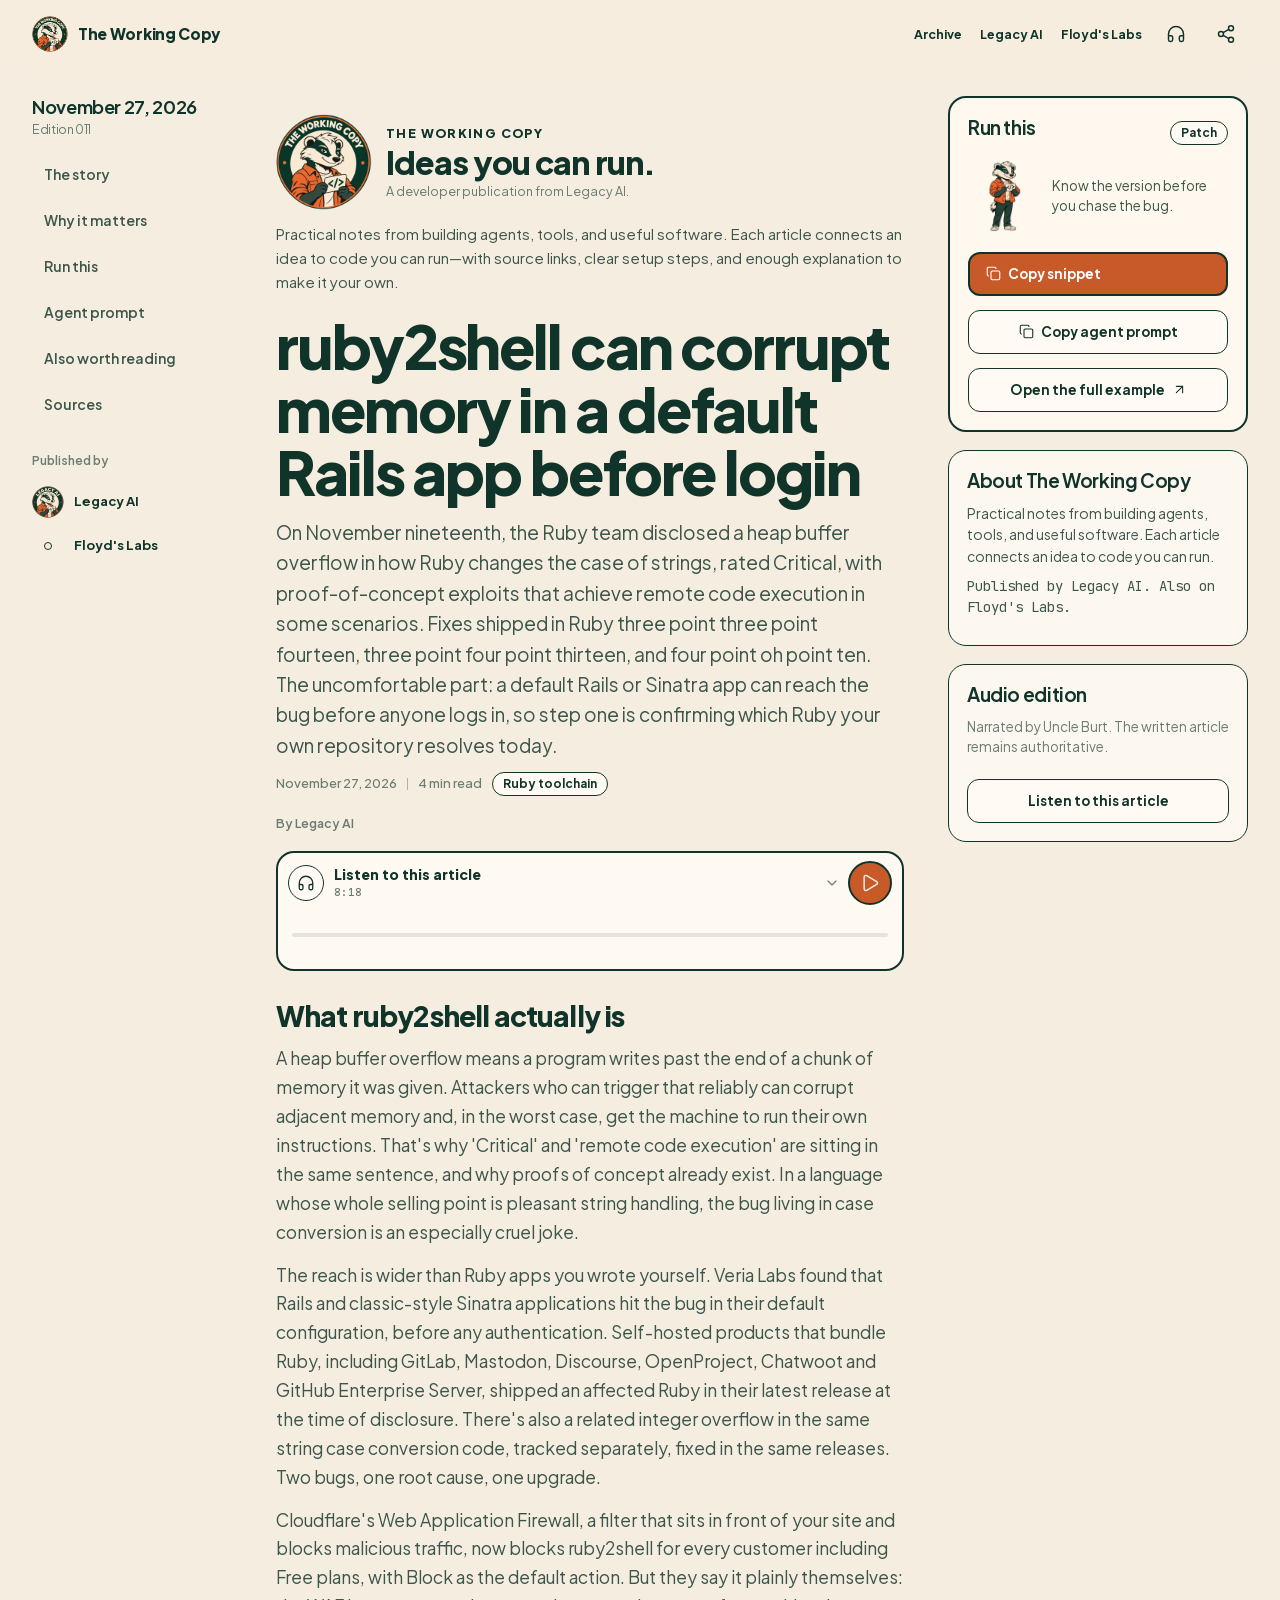
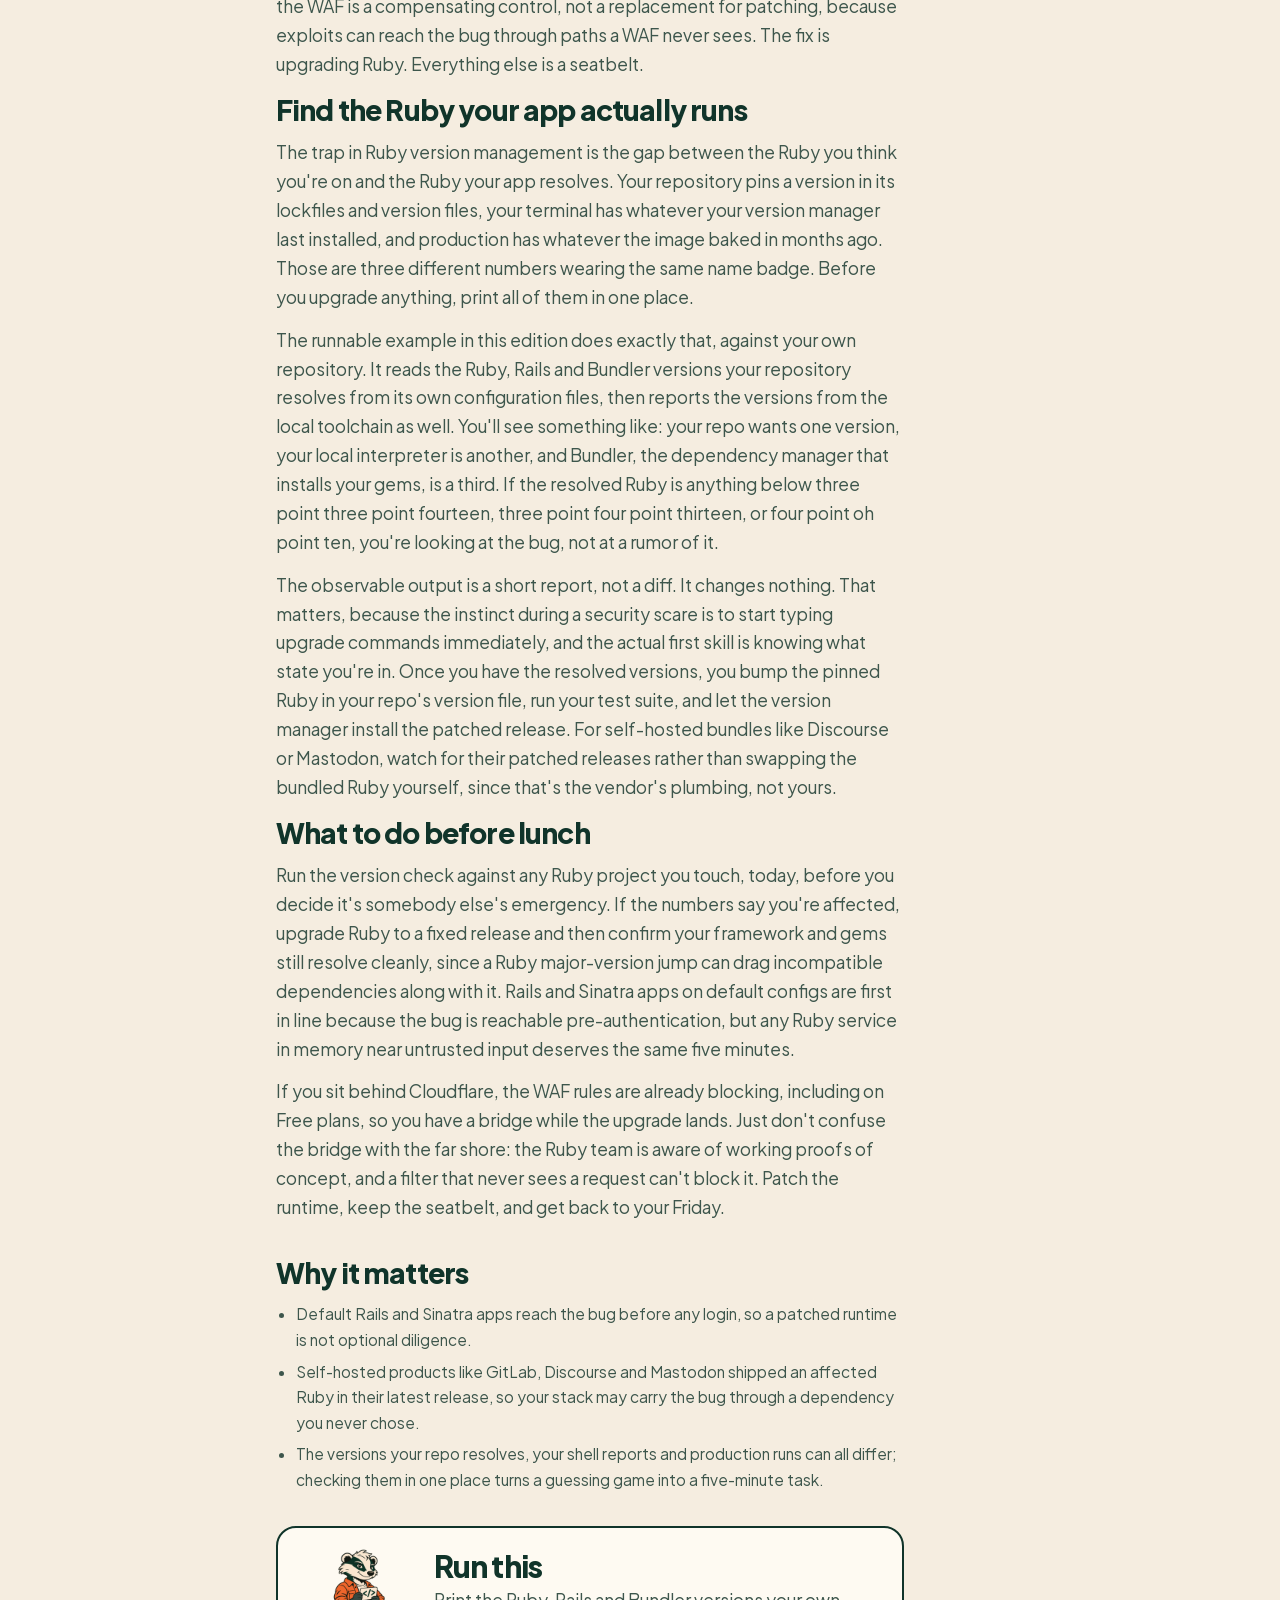
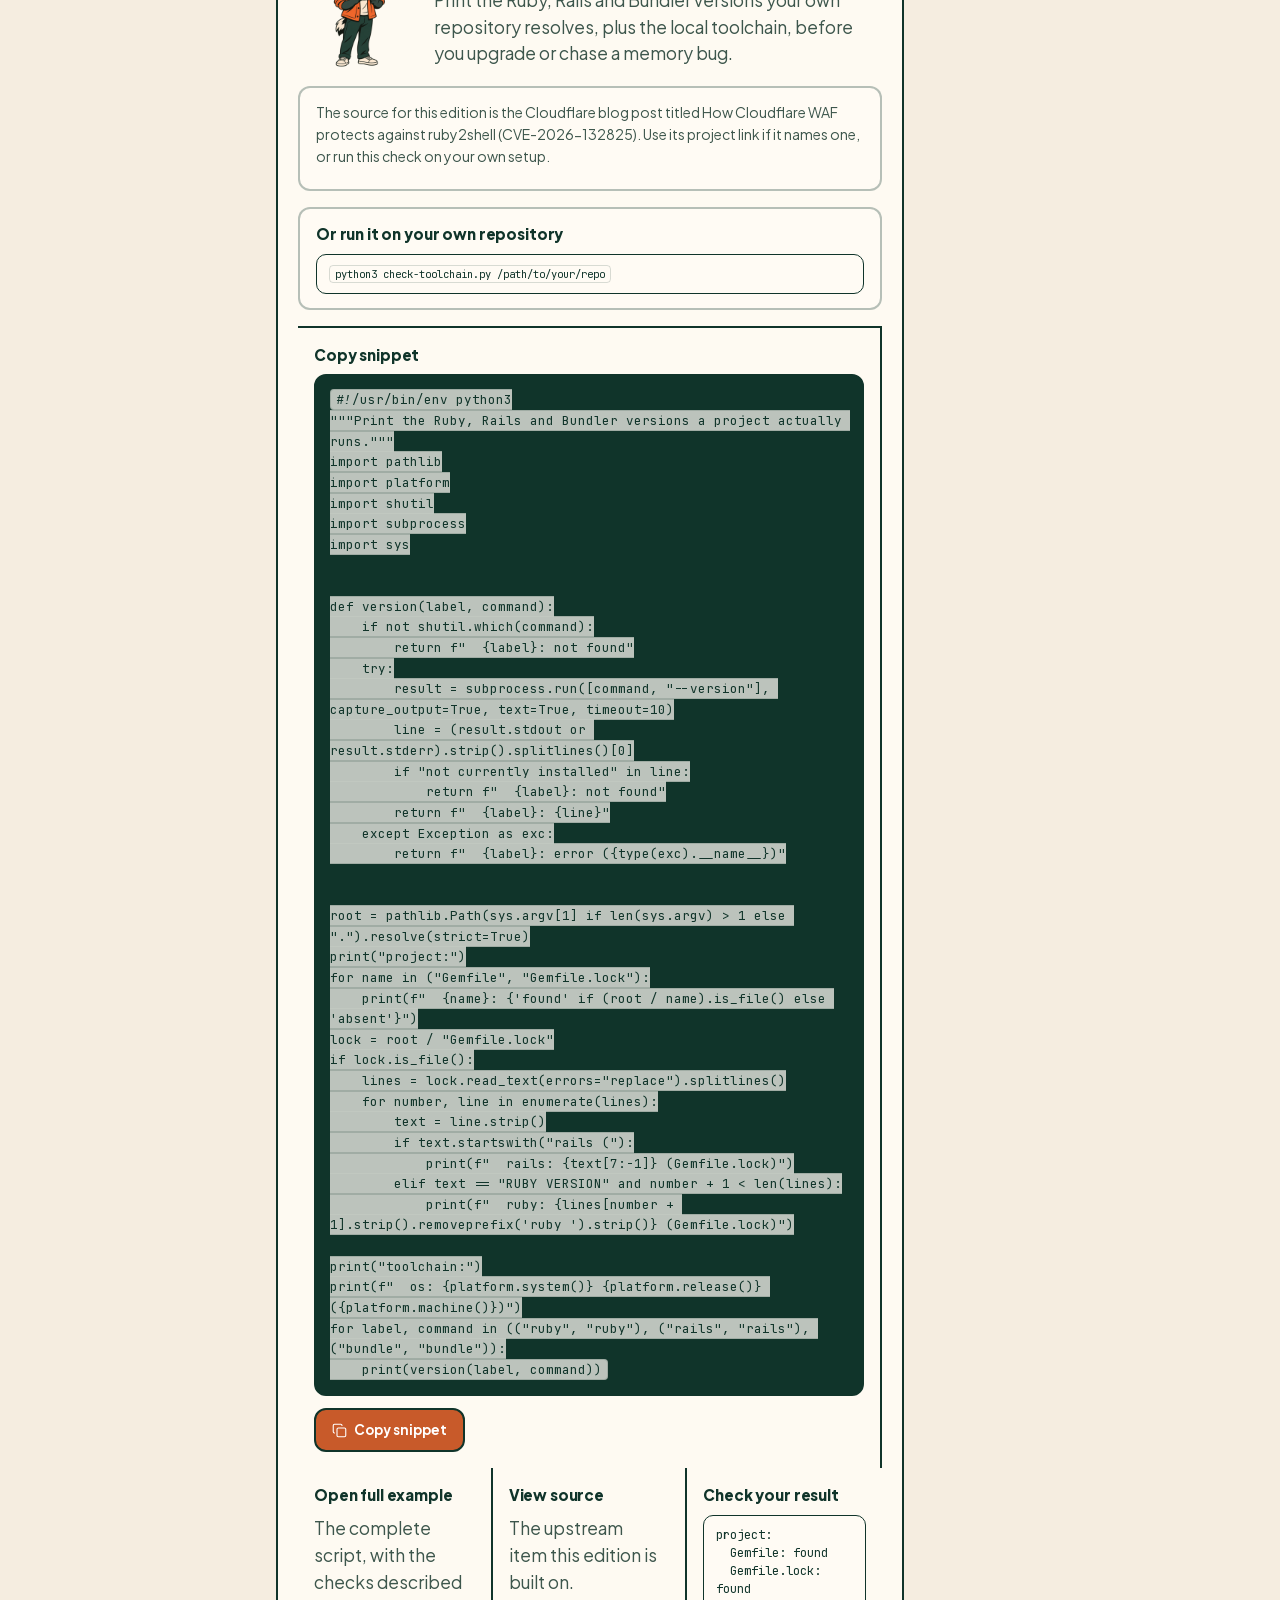
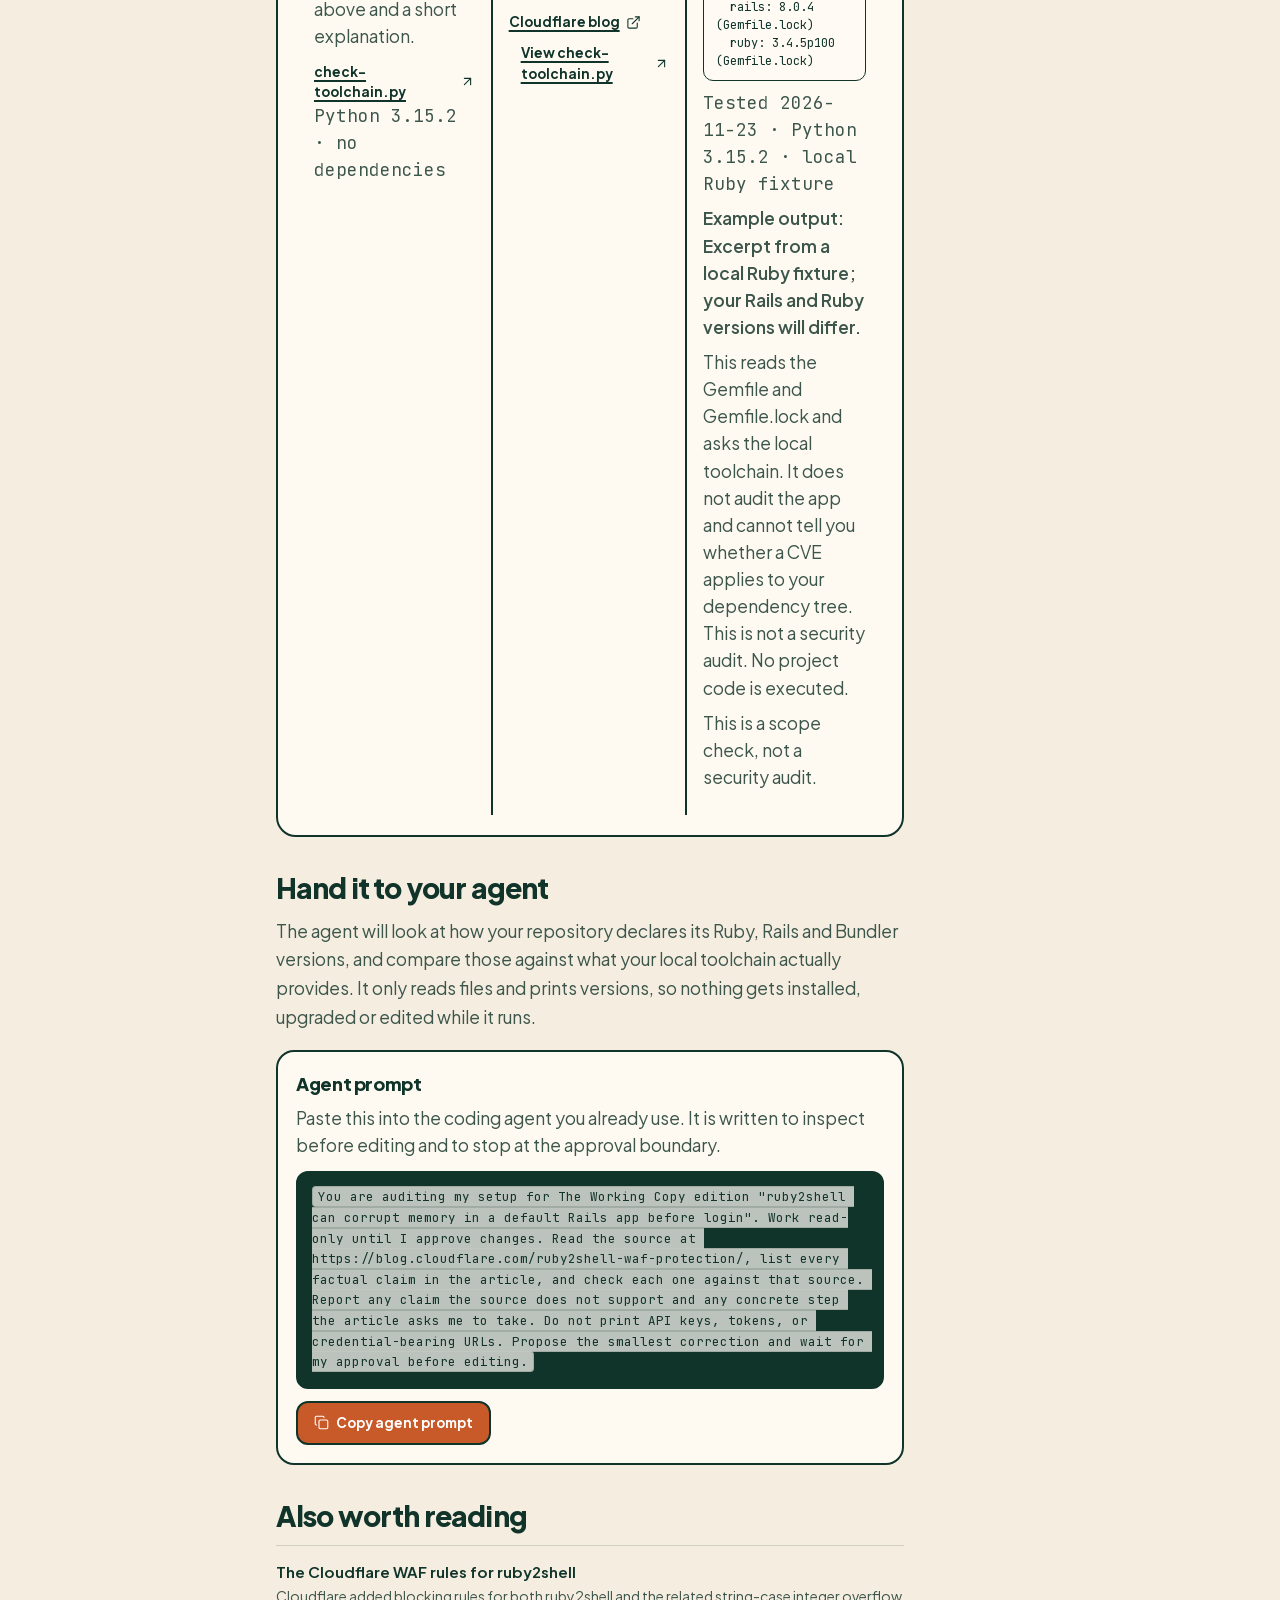
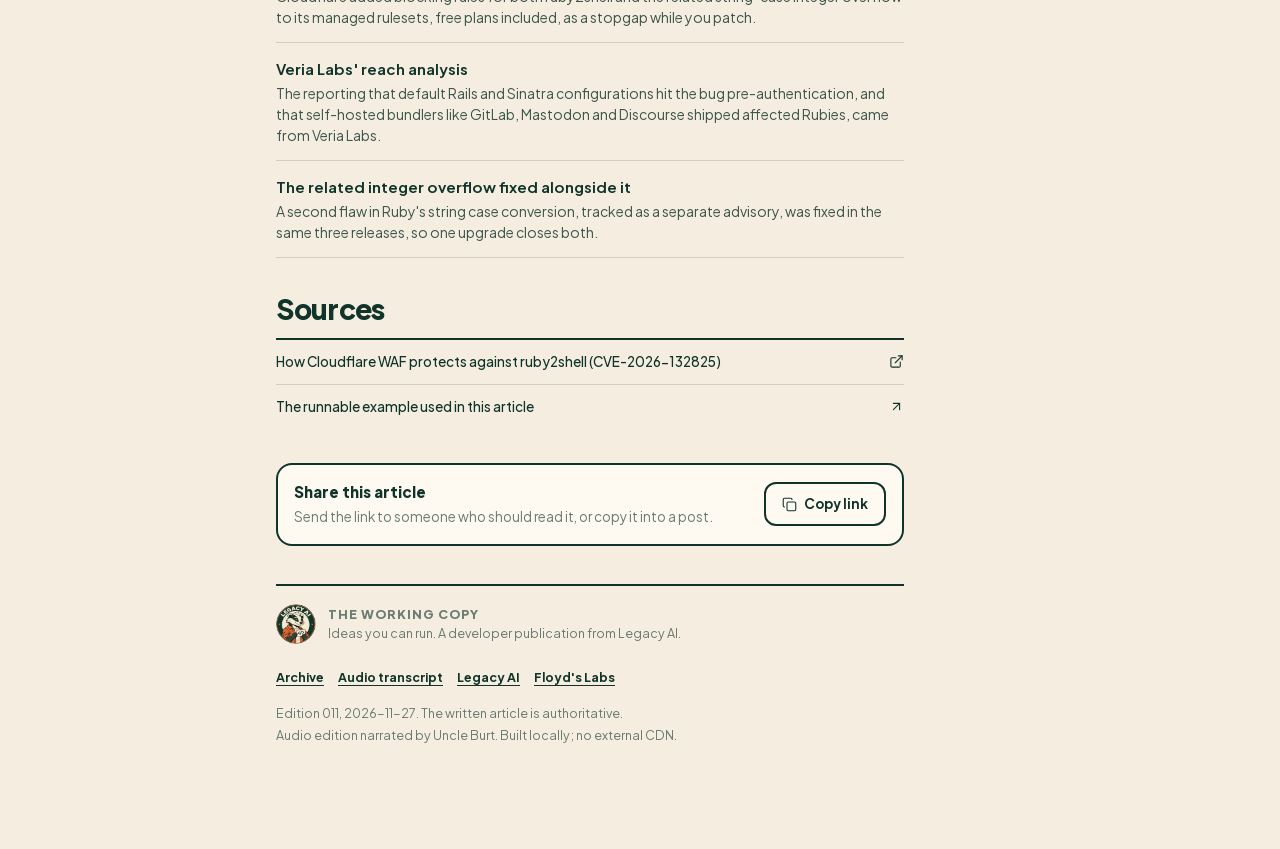
<file: editions/2026-11-27/index.html>
<!doctype html>
<html lang="en">
<head>
<meta charset="utf-8">
<meta name="viewport" content="width=device-width, initial-scale=1, viewport-fit=cover">
<meta name="theme-color" content="#F5EDE0">
<title>ruby2shell can corrupt memory in a default Rails app before login — The Working Copy</title>
<meta name="description" content="The bug sits in Ruby&#x27;s string case conversion, reachable in default Rails and Sinatra apps with no authentication. First move: find out which Ruby your app actually runs.">
<meta property="og:title" content="ruby2shell can corrupt memory in a default Rails app before login — The Working Copy">
<meta property="og:description" content="The bug sits in Ruby&#x27;s string case conversion, reachable in default Rails and Sinatra apps with no authentication. First move: find out which Ruby your app actually runs.">
<meta property="og:type" content="article">


<link rel="icon" href="/assets/brand/working-copy-64.d32eb6afa1.png">
<link rel="icon" type="image/png" sizes="192x192" href="/assets/icons/icon-192.efb52459f7.png">
<link rel="icon" type="image/png" sizes="512x512" href="/assets/icons/icon-512.c35d2f70d8.png">
<link rel="apple-touch-icon" href="/assets/icons/apple-touch-icon-180.6fdb141b90.png">
<link rel="manifest" href="/manifest.webmanifest">
<meta name="apple-mobile-web-app-capable" content="yes">
<meta name="mobile-web-app-capable" content="yes">
<meta name="apple-mobile-web-app-status-bar-style" content="default">
<meta name="apple-mobile-web-app-title" content="The Working Copy">
<link rel="stylesheet" href="/assets/styles.1b5d6aa369.css">
<link rel="canonical" href="https://theworkingcopy.floydslabs.com/editions/2026-11-27/">
<meta property="og:url" content="https://theworkingcopy.floydslabs.com/editions/2026-11-27/">
<meta property="og:image" content="https://theworkingcopy.floydslabs.com/assets/icons/icon-512.c35d2f70d8.png">
</head>
<body>
<svg class="sprite" aria-hidden="true" focusable="false"><symbol id="i-arrow-up-right" viewBox="0 0 24 24"><path d="M7 7h10v10" />
  <path d="M7 17 17 7" /></symbol>
<symbol id="i-calendar" viewBox="0 0 24 24"><path d="M8 2v4" />
  <path d="M16 2v4" />
  <rect width="18" height="18" x="3" y="4" rx="2" />
  <path d="M3 10h18" /></symbol>
<symbol id="i-check" viewBox="0 0 24 24"><path d="M20 6 9 17l-5-5" /></symbol>
<symbol id="i-chevron-down" viewBox="0 0 24 24"><path d="m6 9 6 6 6-6" /></symbol>
<symbol id="i-chevron-up" viewBox="0 0 24 24"><path d="m18 15-6-6-6 6" /></symbol>
<symbol id="i-clock" viewBox="0 0 24 24"><path d="M12 6v6l4 2" />
  <circle cx="12" cy="12" r="10" /></symbol>
<symbol id="i-copy" viewBox="0 0 24 24"><rect width="14" height="14" x="8" y="8" rx="2" ry="2" />
  <path d="M4 16c-1.1 0-2-.9-2-2V4c0-1.1.9-2 2-2h10c1.1 0 2 .9 2 2" /></symbol>
<symbol id="i-download" viewBox="0 0 24 24"><path d="M12 15V3" />
  <path d="M21 15v4a2 2 0 0 1-2 2H5a2 2 0 0 1-2-2v-4" />
  <path d="m7 10 5 5 5-5" /></symbol>
<symbol id="i-external-link" viewBox="0 0 24 24"><path d="M15 3h6v6" />
  <path d="M10 14 21 3" />
  <path d="M18 13v6a2 2 0 0 1-2 2H5a2 2 0 0 1-2-2V8a2 2 0 0 1 2-2h6" /></symbol>
<symbol id="i-headphones" viewBox="0 0 24 24"><path d="M3 14h3a2 2 0 0 1 2 2v3a2 2 0 0 1-2 2H5a2 2 0 0 1-2-2v-7a9 9 0 0 1 18 0v7a2 2 0 0 1-2 2h-1a2 2 0 0 1-2-2v-3a2 2 0 0 1 2-2h3" /></symbol>
<symbol id="i-menu" viewBox="0 0 24 24"><path d="M4 5h16" />
  <path d="M4 12h16" />
  <path d="M4 19h16" /></symbol>
<symbol id="i-pause" viewBox="0 0 24 24"><rect x="14" y="3" width="5" height="18" rx="1" />
  <rect x="5" y="3" width="5" height="18" rx="1" /></symbol>
<symbol id="i-play" viewBox="0 0 24 24"><path d="M5 5a2 2 0 0 1 3.008-1.728l11.997 6.998a2 2 0 0 1 .003 3.458l-12 7A2 2 0 0 1 5 19z" /></symbol>
<symbol id="i-server" viewBox="0 0 24 24"><rect width="20" height="8" x="2" y="2" rx="2" ry="2" />
  <rect width="20" height="8" x="2" y="14" rx="2" ry="2" />
  <line x1="6" x2="6.01" y1="6" y2="6" />
  <line x1="6" x2="6.01" y1="18" y2="18" /></symbol>
<symbol id="i-share-2" viewBox="0 0 24 24"><circle cx="18" cy="5" r="3" />
  <circle cx="6" cy="12" r="3" />
  <circle cx="18" cy="19" r="3" />
  <line x1="8.59" x2="15.42" y1="13.51" y2="17.49" />
  <line x1="15.41" x2="8.59" y1="6.51" y2="10.49" /></symbol>
<symbol id="i-shield-check" viewBox="0 0 24 24"><path d="M20 13c0 5-3.5 7.5-7.66 8.95a1 1 0 0 1-.67-.01C7.5 20.5 4 18 4 13V6a1 1 0 0 1 1-1c2 0 4.5-1.2 6.24-2.72a1.17 1.17 0 0 1 1.52 0C14.51 3.81 17 5 19 5a1 1 0 0 1 1 1z" />
  <path d="m9 12 2 2 4-4" /></symbol>
<symbol id="i-x" viewBox="0 0 24 24"><path d="M18 6 6 18" />
  <path d="m6 6 12 12" /></symbol></svg>

<a class="skip" href="#main">Skip to content</a>

<header class="topbar" id="topbar">
  <div class="topbar-inner">
    <a class="brand" href="#main" aria-label="The Working Copy">
      <img class="brand-logo" src="/assets/brand/working-copy-256.aff5e3278e.png" alt="" width="36" height="36">
      <span class="brand-name">The Working Copy</span>
    </a>
    <div class="top-actions">
      <a class="top-link" href="/archive/">Archive</a>
      <a class="top-link" href="https://legacyai.space">Legacy AI</a>
      <a class="top-link" href="https://floydslabs.com">Floyd's Labs</a>
      <button class="icon-btn" data-open-audio aria-label="Listen to this article">
        <svg class="icon" aria-hidden="true"><use href="#i-headphones"/></svg>
      </button>
      <button class="icon-btn" id="shareTop" aria-label="Share this article">
        <svg class="icon" aria-hidden="true"><use href="#i-share-2"/></svg>
      </button>
    </div>
  </div>
</header>

<div class="shell">
  <aside class="rail" aria-label="Article navigation">
    <div class="rail-block">
      <p class="rail-date">November 27, 2026<span>Edition 011</span></p>
      <nav class="rail-nav" aria-label="In this article">
        <a class="rail-link" href="#story">The story</a>
        <a class="rail-link" href="#why">Why it matters</a>
        <a class="rail-link" href="#run">Run this</a>
        <a class="rail-link" href="#agent">Agent prompt</a>
        <a class="rail-link" href="#watch">Also worth reading</a>
        <a class="rail-link" href="#sources">Sources</a>
      </nav>
    </div>
    <div class="rail-block">
      <p class="rail-label">Published by</p>
      <a class="publisher-link" href="https://legacyai.space"><img src="/assets/brand/legacy-ai-256.001d2635f0.png" alt="" width="32" height="32">Legacy AI</a>
      <a class="publisher-link" href="https://floydslabs.com"><span class="publisher-dot" aria-hidden="true"></span>Floyd's Labs</a>
    </div>
  </aside>

  <main id="main" class="main">
    <div class="masthead">
      <img class="masthead-logo" src="/assets/brand/working-copy-256.aff5e3278e.png" alt="The Working Copy circular logo" width="72" height="72">
      <div class="masthead-copy">
        <p class="masthead-name">The Working Copy</p>
        <p class="masthead-tagline">Ideas you can run.</p>
        <p class="masthead-publisher">A developer publication from Legacy AI.</p>
      </div>
    </div>
    <p class="publication-intro">Practical notes from building agents, tools, and useful software. Each article connects an idea to code you can run—with source links, clear setup steps, and enough explanation to make it your own.</p>

    <header class="article-head">
      <h1>ruby2shell can corrupt memory in a default Rails app before login</h1>
      <p class="article-lede">On November nineteenth, the Ruby team disclosed a heap buffer overflow in how Ruby changes the case of strings, rated Critical, with proof-of-concept exploits that achieve remote code execution in some scenarios. Fixes shipped in Ruby three point three point fourteen, three point four point thirteen, and four point oh point ten. The uncomfortable part: a default Rails or Sinatra app can reach the bug before anyone logs in, so step one is confirming which Ruby your own repository resolves today.</p>
      <div class="meta-line">
        <span>November 27, 2026</span>
        <span class="meta-sep" aria-hidden="true"></span>
        <span>4 min read</span>
        <span class="chip">Ruby toolchain</span>
      </div>
      <p class="byline">By Legacy AI</p>
    </header>

    <section class="listen-panel" id="listen" aria-labelledby="listen-title" data-audio-panel>
      <div class="listen-bar">
        <button class="listen-toggle" data-audio-expand aria-expanded="false" aria-controls="audioExtra">
          <span class="listen-icon" aria-hidden="true"><svg class="icon"><use href="#i-headphones"/></svg></span>
          <span class="listen-bar-copy">
            <strong id="listen-title">Listen to this article</strong>
            <span class="mono" data-audio-clock>8:18</span>
          </span>
          <svg class="icon listen-chevron" aria-hidden="true"><use href="#i-chevron-down"/></svg>
        </button>
        <button class="play play-compact" data-audio-toggle aria-label="Play the audio edition">
          <svg class="icon icon-play" aria-hidden="true"><use href="#i-play"/></svg>
          <svg class="icon icon-pause" aria-hidden="true"><use href="#i-pause"/></svg>
        </button>
      </div>
      <div class="listen-seek" role="slider" tabindex="0" aria-label="Seek the audio edition" aria-valuemin="0" aria-valuemax="100" aria-valuenow="0" data-audio-seek>
        <span class="track"><span class="track-fill" data-audio-fill></span></span>
      </div>
      <div class="listen-extra" id="audioExtra">
        <div class="listen-extra-inner">
          <button class="listen-control" data-audio-back aria-label="Rewind 10 seconds"><span class="mono">-10</span></button>
          <button class="listen-control" data-audio-stop aria-label="Stop audio">Stop</button>
          <button class="listen-control" data-audio-forward aria-label="Forward 10 seconds"><span class="mono">+10</span></button>
          <a class="listen-control" href="/assets/audio/2026-11-27.f4a976321d.mp3" download>Download</a>
        </div>
      </div>
      <audio id="articleAudio" src="/assets/audio/2026-11-27.f4a976321d.mp3" preload="metadata"></audio>
    </section>

    <div class="article-body">
      <section id="story">
<h2>What ruby2shell actually is</h2>
<p>A heap buffer overflow means a program writes past the end of a chunk of memory it was given. Attackers who can trigger that reliably can corrupt adjacent memory and, in the worst case, get the machine to run their own instructions. That&#x27;s why &#x27;Critical&#x27; and &#x27;remote code execution&#x27; are sitting in the same sentence, and why proofs of concept already exist. In a language whose whole selling point is pleasant string handling, the bug living in case conversion is an especially cruel joke.</p>
<p>The reach is wider than Ruby apps you wrote yourself. Veria Labs found that Rails and classic-style Sinatra applications hit the bug in their default configuration, before any authentication. Self-hosted products that bundle Ruby, including GitLab, Mastodon, Discourse, OpenProject, Chatwoot and GitHub Enterprise Server, shipped an affected Ruby in their latest release at the time of disclosure. There&#x27;s also a related integer overflow in the same string case conversion code, tracked separately, fixed in the same releases. Two bugs, one root cause, one upgrade.</p>
<p>Cloudflare&#x27;s Web Application Firewall, a filter that sits in front of your site and blocks malicious traffic, now blocks ruby2shell for every customer including Free plans, with Block as the default action. But they say it plainly themselves: the WAF is a compensating control, not a replacement for patching, because exploits can reach the bug through paths a WAF never sees. The fix is upgrading Ruby. Everything else is a seatbelt.</p>
<h2>Find the Ruby your app actually runs</h2>
<p>The trap in Ruby version management is the gap between the Ruby you think you&#x27;re on and the Ruby your app resolves. Your repository pins a version in its lockfiles and version files, your terminal has whatever your version manager last installed, and production has whatever the image baked in months ago. Those are three different numbers wearing the same name badge. Before you upgrade anything, print all of them in one place.</p>
<p>The runnable example in this edition does exactly that, against your own repository. It reads the Ruby, Rails and Bundler versions your repository resolves from its own configuration files, then reports the versions from the local toolchain as well. You&#x27;ll see something like: your repo wants one version, your local interpreter is another, and Bundler, the dependency manager that installs your gems, is a third. If the resolved Ruby is anything below three point three point fourteen, three point four point thirteen, or four point oh point ten, you&#x27;re looking at the bug, not at a rumor of it.</p>
<p>The observable output is a short report, not a diff. It changes nothing. That matters, because the instinct during a security scare is to start typing upgrade commands immediately, and the actual first skill is knowing what state you&#x27;re in. Once you have the resolved versions, you bump the pinned Ruby in your repo&#x27;s version file, run your test suite, and let the version manager install the patched release. For self-hosted bundles like Discourse or Mastodon, watch for their patched releases rather than swapping the bundled Ruby yourself, since that&#x27;s the vendor&#x27;s plumbing, not yours.</p>
<h2>What to do before lunch</h2>
<p>Run the version check against any Ruby project you touch, today, before you decide it&#x27;s somebody else&#x27;s emergency. If the numbers say you&#x27;re affected, upgrade Ruby to a fixed release and then confirm your framework and gems still resolve cleanly, since a Ruby major-version jump can drag incompatible dependencies along with it. Rails and Sinatra apps on default configs are first in line because the bug is reachable pre-authentication, but any Ruby service in memory near untrusted input deserves the same five minutes.</p>
<p>If you sit behind Cloudflare, the WAF rules are already blocking, including on Free plans, so you have a bridge while the upgrade lands. Just don&#x27;t confuse the bridge with the far shore: the Ruby team is aware of working proofs of concept, and a filter that never sees a request can&#x27;t block it. Patch the runtime, keep the seatbelt, and get back to your Friday.</p>
      </section>



      <section id="why">
        <h2>Why it matters</h2>
        <ul class="checklist">
          <li>Default Rails and Sinatra apps reach the bug before any login, so a patched runtime is not optional diligence.</li>
          <li>Self-hosted products like GitLab, Discourse and Mastodon shipped an affected Ruby in their latest release, so your stack may carry the bug through a dependency you never chose.</li>
          <li>The versions your repo resolves, your shell reports and production runs can all differ; checking them in one place turns a guessing game into a five-minute task.</li>
        </ul>
      </section>

      <section class="run-this" id="run" aria-labelledby="run-title">
        <div class="run-head">
          <img class="patch" src="/assets/brand/patch-320.7f34876db4.png" srcset="/assets/brand/patch-320.7f34876db4.png 320w, /assets/brand/patch-640.ee0c24400f.png 640w" sizes="120px" alt="Patch, the Working Copy badger, holding a code card" width="120" height="120">
          <div>
            <h2 id="run-title">Run this</h2>
            <p>Print the Ruby, Rails and Bundler versions your own repository resolves, plus the local toolchain, before you upgrade or chase a memory bug.</p>
          </div>
        </div>
        <div class="run-scope"><p class="section-note">The source for this edition is the Cloudflare blog post titled How Cloudflare WAF protects against ruby2shell (CVE-2026-132825). Use its project link if it names one, or run this check on your own setup.</p></div><div class="run-scope"><h3>Or run it on your own repository</h3><pre class="output"><code>python3 check-toolchain.py /path/to/your/repo</code></pre></div>
        <div class="run-grid">
          <div class="run-step run-code">
            <h3>Copy snippet</h3>
            <pre><code id="run-snippet">#!/usr/bin/env python3
&quot;&quot;&quot;Print the Ruby, Rails and Bundler versions a project actually runs.&quot;&quot;&quot;
import pathlib
import platform
import shutil
import subprocess
import sys


def version(label, command):
    if not shutil.which(command):
        return f&quot;  {label}: not found&quot;
    try:
        result = subprocess.run([command, &quot;--version&quot;], capture_output=True, text=True, timeout=10)
        line = (result.stdout or result.stderr).strip().splitlines()[0]
        if &quot;not currently installed&quot; in line:
            return f&quot;  {label}: not found&quot;
        return f&quot;  {label}: {line}&quot;
    except Exception as exc:
        return f&quot;  {label}: error ({type(exc).__name__})&quot;


root = pathlib.Path(sys.argv[1] if len(sys.argv) &gt; 1 else &quot;.&quot;).resolve(strict=True)
print(&quot;project:&quot;)
for name in (&quot;Gemfile&quot;, &quot;Gemfile.lock&quot;):
    print(f&quot;  {name}: {&#x27;found&#x27; if (root / name).is_file() else &#x27;absent&#x27;}&quot;)
lock = root / &quot;Gemfile.lock&quot;
if lock.is_file():
    lines = lock.read_text(errors=&quot;replace&quot;).splitlines()
    for number, line in enumerate(lines):
        text = line.strip()
        if text.startswith(&quot;rails (&quot;):
            print(f&quot;  rails: {text[7:-1]} (Gemfile.lock)&quot;)
        elif text == &quot;RUBY VERSION&quot; and number + 1 &lt; len(lines):
            print(f&quot;  ruby: {lines[number + 1].strip().removeprefix(&#x27;ruby &#x27;).strip()} (Gemfile.lock)&quot;)

print(&quot;toolchain:&quot;)
print(f&quot;  os: {platform.system()} {platform.release()} ({platform.machine()})&quot;)
for label, command in ((&quot;ruby&quot;, &quot;ruby&quot;), (&quot;rails&quot;, &quot;rails&quot;), (&quot;bundle&quot;, &quot;bundle&quot;)):
    print(version(label, command))
</code></pre>
            <button class="btn-orange" data-copy-target="run-snippet">
              <svg class="icon icon-sm" aria-hidden="true"><use href="#i-copy"/></svg>
              <span>Copy snippet</span>
            </button>
          </div>
          <div class="run-step">
            <h3>Open full example</h3>
            <p>The complete script, with the checks described above and a short explanation.</p>
            <a class="run-link" href="/editions/2026-11-27/run/check-toolchain.py">check-toolchain.py<svg class="icon icon-sm" aria-hidden="true"><use href="#i-arrow-up-right"/></svg></a>
            <p class="mono-note">Python 3.15.2 · no dependencies</p>
          </div>
          <div class="run-step">
            <h3>View source</h3>
            <p>The upstream item this edition is built on.</p>
            <a class="run-link" href="https://blog.cloudflare.com/ruby2shell-waf-protection/">Cloudflare blog<svg class="icon icon-sm" aria-hidden="true"><use href="#i-external-link"/></svg></a>
            <a class="run-link" href="/editions/2026-11-27/run/check-toolchain.py">View check-toolchain.py<svg class="icon icon-sm" aria-hidden="true"><use href="#i-arrow-up-right"/></svg></a>
          </div>
          <div class="run-step run-result">
            <h3>Check your result</h3>
            <pre class="output">project:
  Gemfile: found
  Gemfile.lock: found
  rails: 8.0.4 (Gemfile.lock)
  ruby: 3.4.5p100 (Gemfile.lock)</pre>
            <p class="mono-note">Tested 2026-11-23 · Python 3.15.2 · local Ruby fixture</p>
            <p class="provenance">Example output: Excerpt from a local Ruby fixture; your Rails and Ruby versions will differ.</p>
            <p class="limit">This reads the Gemfile and Gemfile.lock and asks the local toolchain. It does not audit the app and cannot tell you whether a CVE applies to your dependency tree. This is not a security audit. No project code is executed.</p>
            <p class="limit">This is a scope check, not a security audit.</p>
          </div>
        </div>
      </section>

      <section id="agent">
        <h2>Hand it to your agent</h2>
        <p>The agent will look at how your repository declares its Ruby, Rails and Bundler versions, and compare those against what your local toolchain actually provides. It only reads files and prints versions, so nothing gets installed, upgraded or edited while it runs.</p>
        <div class="agent-prompt">
          <h3>Agent prompt</h3>
          <p>Paste this into the coding agent you already use. It is written to inspect before editing and to stop at the approval boundary.</p>
          <pre><code id="agent-prompt">You are auditing my setup for The Working Copy edition &quot;ruby2shell can corrupt memory in a default Rails app before login&quot;. Work read-only until I approve changes. Read the source at https://blog.cloudflare.com/ruby2shell-waf-protection/, list every factual claim in the article, and check each one against that source. Report any claim the source does not support and any concrete step the article asks me to take. Do not print API keys, tokens, or credential-bearing URLs. Propose the smallest correction and wait for my approval before editing.</code></pre>
          <button class="btn-orange" data-copy-target="agent-prompt">
            <svg class="icon icon-sm" aria-hidden="true"><use href="#i-copy"/></svg>
            <span>Copy agent prompt</span>
          </button>
        </div>
      </section>

      <section id="watch">
        <h2>Also worth reading</h2>
        <ul class="watch-list">
          <li><strong class="watch-title">The Cloudflare WAF rules for ruby2shell</strong><span class="watch-detail">Cloudflare added blocking rules for both ruby2shell and the related string-case integer overflow to its managed rulesets, free plans included, as a stopgap while you patch.</span></li>
          <li><strong class="watch-title">Veria Labs&#x27; reach analysis</strong><span class="watch-detail">The reporting that default Rails and Sinatra configurations hit the bug pre-authentication, and that self-hosted bundlers like GitLab, Mastodon and Discourse shipped affected Rubies, came from Veria Labs.</span></li>
          <li><strong class="watch-title">The related integer overflow fixed alongside it</strong><span class="watch-detail">A second flaw in Ruby&#x27;s string case conversion, tracked as a separate advisory, was fixed in the same three releases, so one upgrade closes both.</span></li>
        </ul>
      </section>

      <section id="sources">
        <h2>Sources</h2>
        <ul class="source-list source-list-inline">
          <li><a href="https://blog.cloudflare.com/ruby2shell-waf-protection/">How Cloudflare WAF protects against ruby2shell (CVE-2026-132825)<svg class="icon icon-sm" aria-hidden="true"><use href="#i-external-link"/></svg></a></li>
          <li><a href="/editions/2026-11-27/run/check-toolchain.py">The runnable example used in this article<svg class="icon icon-sm" aria-hidden="true"><use href="#i-arrow-up-right"/></svg></a></li>
        </ul>
      </section>
    </div>

    <section class="share-copy">
      <div>
        <p class="share-copy-title">Share this article</p>
        <p class="section-note">Send the link to someone who should read it, or copy it into a post.</p>
      </div>
      <button class="btn-outline" id="copyLink">
        <svg class="icon icon-sm" aria-hidden="true"><use href="#i-copy"/></svg>
        <span>Copy link</span>
      </button>
    </section>

    <footer class="edition-foot">
      <div class="publisher">
        <img src="/assets/brand/legacy-ai-256.001d2635f0.png" alt="Legacy AI" width="40" height="40">
        <div>
          <p class="publisher-name">The Working Copy</p>
          <p>Ideas you can run. A developer publication from Legacy AI.</p>
        </div>
      </div>
      <p class="foot-links"><a href="/archive/">Archive</a><a href="/editions/2026-11-27/audio/2026-11-27-narration.md">Audio transcript</a><a href="https://legacyai.space">Legacy AI</a><a href="https://floydslabs.com">Floyd's Labs</a></p>
      <p>Edition 011, 2026-11-27. The written article is authoritative.</p>
      <p>Audio edition narrated by Uncle Burt. Built locally; no external CDN.</p>
    </footer>
  </main>

  <aside class="aside" aria-label="Run this and about">
    <section class="listen-card glass">
      <div class="listen-head"><h2>Run this</h2><span class="chip">Patch</span></div>
      <div class="aside-run">
        <img class="aside-patch" src="/assets/brand/patch-320.7f34876db4.png" alt="Patch, the Working Copy badger" width="72" height="72">
        <p>Know the version before you chase the bug.</p>
      </div>
      <button class="btn-orange" data-copy-target="run-snippet">
        <svg class="icon icon-sm" aria-hidden="true"><use href="#i-copy"/></svg>
        <span>Copy snippet</span>
      </button>
      <button class="btn-secondary" data-copy-target="agent-prompt">
        <svg class="icon icon-sm" aria-hidden="true"><use href="#i-copy"/></svg>
        <span>Copy agent prompt</span>
      </button>
      <a class="btn-secondary" href="/editions/2026-11-27/run/check-toolchain.py">Open the full example<svg class="icon icon-sm" aria-hidden="true"><use href="#i-arrow-up-right"/></svg></a>
    </section>

    <section class="about-card">
      <h2>About The Working Copy</h2>
      <p>Practical notes from building agents, tools, and useful software. Each article connects an idea to code you can run.</p>
      <p class="mono-note">Published by Legacy AI. Also on Floyd's Labs.</p>
    </section>

    <section class="evidence-card">
      <h2>Audio edition</h2>
      <p class="section-note">Narrated by Uncle Burt. The written article remains authoritative.</p>
      <a class="btn-secondary" href="#listen" data-open-audio>Listen to this article</a>
    </section>
  </aside>
</div>

<div class="toast" id="toast" role="status" aria-live="polite" hidden></div>

<script src="/assets/app.088fed186b.js"></script>
</body>
</html>
</file>
<file: assets/styles.1b5d6aa369.css>
@font-face{
  font-family:"Plus Jakarta Sans";
  font-style:normal;
  font-weight:200 800;
  font-display:swap;
  src:url("/assets/fonts/plus-jakarta-latin.cd8db90cd9.woff2") format("woff2");
}
@font-face{
  font-family:"JetBrains Mono";
  font-style:normal;
  font-weight:400;
  font-display:swap;
  src:url("/assets/fonts/jetbrains-mono-400.2c32b9b3ee.woff2") format("woff2");
}
@font-face{
  font-family:"JetBrains Mono";
  font-style:normal;
  font-weight:500;
  font-display:swap;
  src:url("/assets/fonts/jetbrains-mono-500.2c32b9b3ee.woff2") format("woff2");
}
@font-face{
  font-family:"JetBrains Mono";
  font-style:normal;
  font-weight:600;
  font-display:swap;
  src:url("/assets/fonts/jetbrains-mono-600.2c32b9b3ee.woff2") format("woff2");
}

:root{
  --sans:"Plus Jakarta Sans",-apple-system,BlinkMacSystemFont,"Segoe UI",sans-serif;
  --mono:"JetBrains Mono",ui-monospace,"SF Mono",Menlo,monospace;

  --bg:#F5EDE0;
  --surface:rgba(255,251,244,.78);
  --surface-strong:rgba(255,251,244,.92);
  --surface-solid:#FFFBF4;
  --ink:#10342A;
  --ink-2:#3D564C;
  --ink-3:#6B7C72;
  --line:rgba(16,52,42,.16);
  --line-strong:rgba(16,52,42,.30);
  --accent:#C85A2A;
  --accent-soft:rgba(200,90,42,.12);
  --ok:#2F6B4F;
  --warn:#A85B00;
  --danger:#B4233A;
  --code:#10342A;
  --code-ink:#F5EDE0;

  --radius:18px;
  --radius-sm:12px;
  --blur:blur(22px) saturate(160%);
  --shadow:0 12px 32px rgba(16,52,42,.16),0 2px 8px rgba(16,52,42,.08);
  --outline:2px solid var(--ink);
  --ease:cubic-bezier(.32,.72,0,1);
}

*,*::before,*::after{box-sizing:border-box}
html{color-scheme:light;scroll-behavior:smooth;-webkit-text-size-adjust:100%}
body{
  margin:0;
  background:var(--bg);
  color:var(--ink);
  font-family:var(--sans);
  font-size:16px;
  line-height:1.5;
  -webkit-font-smoothing:antialiased;
  -moz-osx-font-smoothing:grayscale;
}
::selection{background:rgba(200,90,42,.20)}
:focus-visible{outline:2px solid var(--accent);outline-offset:2px;border-radius:8px}
a{color:inherit}
button{font:inherit;color:inherit}
img,svg{display:block}
.sprite{position:absolute;width:0;height:0;overflow:hidden}
.sr-only{position:absolute;width:1px;height:1px;padding:0;margin:-1px;overflow:hidden;clip:rect(0,0,0,0);white-space:nowrap;border:0}
.skip{position:absolute;left:12px;top:-60px;z-index:100;background:var(--ink);color:#fff;padding:10px 14px;border-radius:10px;text-decoration:none;font-weight:600}
.skip:focus{top:12px}
.mono{font-family:var(--mono);font-variant-numeric:tabular-nums}
.icon{width:20px;height:20px;fill:none;stroke:currentColor;stroke-width:1.75;stroke-linecap:round;stroke-linejoin:round;flex:none}
.icon-sm{width:15px;height:15px}
.ic-hidden{display:none}

/* ---------- surfaces ---------- */
.glass{
  background:var(--surface);
  -webkit-backdrop-filter:var(--blur);
  backdrop-filter:var(--blur);
  border:var(--outline);
}

/* ---------- top bar ---------- */
.topbar{
  position:sticky;
  top:0;
  z-index:50;
  background:rgba(245,237,224,.80);
  -webkit-backdrop-filter:blur(22px) saturate(160%);
  backdrop-filter:blur(22px) saturate(160%);
  border-bottom:2px solid transparent;
  transition:background 200ms var(--ease),border-color 200ms var(--ease);
}
.topbar.is-scrolled{background:rgba(245,237,224,.92);border-bottom-color:var(--ink)}
.topbar-inner{
  display:flex;
  flex-wrap:wrap;
  align-items:center;
  gap:10px;
  max-width:1440px;
  margin:0 auto;
  padding:calc(10px + env(safe-area-inset-top)) 16px 10px;
}
.brand{display:flex;align-items:center;gap:10px;text-decoration:none;color:var(--ink);min-height:44px}
.brand-logo{width:36px;height:36px;border-radius:999px;flex:none}
.brand-name{font-weight:800;font-size:15.5px;letter-spacing:-.02em}
.top-actions{margin-left:auto;display:flex;align-items:center;gap:6px}
.top-link{
  display:none;align-items:center;min-height:44px;padding:0 6px;
  font-size:12.5px;font-weight:700;color:var(--ink);text-decoration:none;
}
.top-link:hover{text-decoration:underline;text-underline-offset:3px}
.icon-btn{
  width:44px;height:44px;border:0;border-radius:999px;
  background:transparent;display:grid;place-items:center;cursor:pointer;
  transition:background 180ms var(--ease);
}
.icon-btn:hover{background:rgba(16,52,42,.07)}
.avatar{
  width:32px;height:32px;border-radius:999px;
  background:var(--surface-solid);border:1.5px solid var(--ink);
  display:grid;place-items:center;
  font-size:11px;font-weight:700;color:var(--ink);
}

/* segmented control */
.segmented{
  position:relative;
  order:3;
  flex:0 0 100%;
  display:grid;
  grid-template-columns:repeat(3,1fr);
  height:40px;
  padding:4px;
  border-radius:999px;
  background:var(--surface);
  border:var(--outline);
  -webkit-backdrop-filter:blur(18px);
  backdrop-filter:blur(18px);
}
.seg{
  position:relative;z-index:1;
  border:0;background:transparent;border-radius:999px;
  height:32px;cursor:pointer;
  font-family:var(--sans);font-size:13.5px;font-weight:600;color:var(--ink-3);
  transition:color 180ms var(--ease);
}
.seg.is-active{color:var(--ink)}
.seg-thumb{
  position:absolute;top:4px;left:4px;
  width:calc((100% - 8px)/3);height:32px;
  border-radius:999px;background:var(--surface-solid);
  box-shadow:0 1px 2px rgba(16,52,42,.14);
  transform:translateX(calc(var(--seg-index,0)*100%));
  transition:transform 240ms var(--ease);
}

/* ---------- shell ---------- */
.shell{max-width:720px;margin:0 auto;padding:0 20px 60px}
.main{padding:18px 0 0}
.rail,.aside{display:none}

/* ---------- masthead ---------- */
.masthead{display:flex;align-items:center;gap:14px;margin:2px 0 12px}
.masthead-logo{width:72px;height:72px;flex:none;border-radius:999px}
.masthead-copy{min-width:0}
.masthead-name{margin:0;font-size:12.5px;font-weight:800;letter-spacing:.11em;text-transform:uppercase;color:var(--ink)}
.masthead-tagline{margin:2px 0 0;font-size:22px;line-height:1.1;font-weight:800;letter-spacing:-.03em;color:var(--ink)}
.masthead-publisher{margin:3px 0 0;font-size:12.5px;line-height:1.4;color:var(--ink-3)}
.publication-intro{margin:0 0 20px;max-width:62ch;font-size:15px;line-height:1.6;color:var(--ink-2)}

/* ---------- article ---------- */
.article-head{margin:0 0 18px}
.article-head h1{
  margin:0 0 14px;
  font-size:clamp(34px,9vw,46px);
  line-height:1.05;
  font-weight:800;
  letter-spacing:-.035em;
  text-wrap:balance;
}
.article-lede{
  margin:0 0 12px;max-width:62ch;
  font-size:17.5px;line-height:1.6;color:var(--ink-2);text-wrap:pretty;
}
.byline{margin:8px 0 0;font-size:12.5px;font-weight:600;color:var(--ink-3)}
.meta-sep{display:inline-block;width:1px;height:12px;background:var(--line-strong)}
.article-body section{margin:0 0 34px;scroll-margin-top:120px}
.article-body h2{
  margin:0 0 12px;
  font-size:24px;line-height:1.2;font-weight:800;letter-spacing:-.03em;
  text-wrap:balance;
}
.article-body p{
  margin:0 0 14px;max-width:68ch;
  font-size:16.5px;line-height:1.65;color:var(--ink-2);text-wrap:pretty;
}
.article-body code{
  font-family:var(--mono);font-size:.88em;
  background:rgba(255,251,244,.72);
  border:1px solid var(--line);border-radius:4px;padding:1px 5px;color:var(--ink);
}
.table-wrap{overflow-x:auto;margin:16px 0}
.article-table{width:100%;border-collapse:collapse;font-size:14px;line-height:1.5}
.article-table th,.article-table td{border:1.5px solid var(--ink);padding:10px;text-align:left;vertical-align:top}
.article-table th{background:var(--surface);font-weight:800}
.outcomes{margin:16px 0 0;border-top:var(--outline)}
.outcomes > div{padding:14px 0;border-bottom:var(--outline)}
.outcomes dt{margin:0 0 4px;font-size:15px;font-weight:800;color:var(--ink)}
.outcomes dd{margin:0;max-width:68ch;font-size:15px;line-height:1.6;color:var(--ink-2)}
.checklist{margin:12px 0 0;padding-left:20px;max-width:68ch;font-size:15.5px;line-height:1.65;color:var(--ink-2)}
.checklist li{margin:0 0 6px}
.source-list-inline{max-width:68ch;border-top:var(--outline)}
.source-list-inline a{min-height:44px}
.agent-prompt{
  margin:18px 0 0;padding:18px;
  border:var(--outline);border-radius:18px;
  background:var(--surface-strong);
}
.agent-prompt h3{margin:0 0 8px;font-size:18px;font-weight:800;letter-spacing:-.02em}
.agent-prompt p{margin:0 0 12px;max-width:68ch;font-size:14.5px;line-height:1.55;color:var(--ink-2)}
.agent-prompt pre{
  margin:0 0 12px;padding:14px;
  border:var(--outline);border-radius:12px;
  background:var(--code);color:var(--code-ink);
  white-space:pre-wrap;overflow-wrap:anywhere;
  max-height:420px;overflow-y:auto;
  font-family:var(--mono);font-size:12.5px;line-height:1.65;
}
.agent-prompt pre code{font:inherit}
.agent-prompt .btn-orange{width:100%}

/* ---------- audio ---------- */
.listen-panel{
  margin:0 0 28px;padding:0;
  border:var(--outline);border-radius:18px;
  background:var(--surface-strong);
  overflow:hidden;
}
.listen-bar{display:flex;align-items:center;gap:8px;padding:8px 10px}
.listen-toggle{
  display:flex;align-items:center;gap:10px;flex:1;min-width:0;
  min-height:44px;padding:0;border:0;border-radius:10px;
  background:transparent;text-align:left;cursor:pointer;
}
.listen-toggle:hover .listen-bar-copy strong{text-decoration:underline;text-underline-offset:3px}
.listen-icon{
  width:36px;height:36px;flex:none;display:grid;place-items:center;
  border:1.5px solid var(--ink);border-radius:999px;background:var(--surface-solid);
}
.listen-icon .icon{width:18px;height:18px}
.listen-bar-copy{display:grid;gap:1px;min-width:0;flex:1}
.listen-bar-copy strong{
  font-size:14px;font-weight:800;color:var(--ink);line-height:1.2;
  white-space:nowrap;overflow:hidden;text-overflow:ellipsis;
}
.listen-bar-copy .mono{
  font-size:11px;font-weight:500;color:var(--ink-3);
  white-space:nowrap;overflow:hidden;text-overflow:ellipsis;
}
.listen-chevron{width:16px;height:16px;color:var(--ink-3);transition:transform 220ms var(--ease)}
.listen-panel.is-open .listen-chevron{transform:rotate(180deg)}
.play-compact{width:44px;height:44px}
.listen-seek{
  display:flex;align-items:center;min-height:44px;padding:0 14px;
  cursor:pointer;
}
.listen-seek:focus-visible{outline:2px solid var(--accent);outline-offset:-2px;border-radius:6px}
.listen-seek .track{width:100%;height:4px;margin:0}
.listen-extra{
  display:grid;grid-template-rows:0fr;opacity:0;
  transition:grid-template-rows 240ms var(--ease),opacity 180ms var(--ease);
}
.listen-extra-inner{
  min-height:0;overflow:hidden;display:flex;flex-wrap:wrap;gap:8px;
  padding:0 12px 12px;
}
.listen-panel.is-open .listen-extra,
.listen-panel:focus-within .listen-extra{
  grid-template-rows:1fr;opacity:1;
}
.listen-control{
  display:inline-flex;align-items:center;justify-content:center;
  min-height:44px;min-width:44px;padding:0 10px;
  border:1.5px solid var(--ink);border-radius:10px;
  background:var(--surface-solid);color:var(--ink);
  font-family:var(--sans);font-size:12px;font-weight:700;
  text-decoration:none;cursor:pointer;
}
.listen-control:hover{background:var(--surface)}
.listen-control .mono{font-size:11px}
.play[data-playing="true"] .icon-play{display:none}
.play[data-playing="true"] .icon-pause{display:block}
#articleAudio{display:none}
@media (hover:hover) and (pointer:fine){
  .listen-panel:hover .listen-extra{
    grid-template-rows:1fr;opacity:1;
    transition-delay:500ms;
  }
  .listen-panel:not(:hover) .listen-extra{transition-delay:0s}
}
.aside-run{display:flex;align-items:center;gap:12px;margin:10px 0 12px}
.aside-patch{width:72px;height:72px;object-fit:contain;flex:none}
.aside-run p{margin:0;font-size:13.5px;line-height:1.5;color:var(--ink-2)}
.aside .btn-orange,.aside .btn-secondary{width:100%;margin-top:8px}

/* ---------- edition head ---------- */
.edition-head h1{
  margin:0 0 12px;
  font-size:clamp(30px,8.2vw,40px);
  line-height:1.08;
  font-weight:700;
  letter-spacing:-.03em;
  text-wrap:balance;
}
.lede{
  margin:0 0 14px;
  max-width:60ch;
  font-size:16.5px;line-height:1.55;font-weight:400;color:var(--ink-2);
  text-wrap:pretty;
}
.meta-line{
  display:flex;align-items:center;flex-wrap:wrap;gap:10px;
  margin:0 0 18px;
  font-size:13px;font-weight:500;color:var(--ink-3);
}
.chip{
  display:inline-flex;align-items:center;
  height:24px;padding:0 10px;
  border-radius:999px;border:1.5px solid var(--ink);
  background:var(--surface-solid);
  font-size:12px;font-weight:700;color:var(--ink);
  white-space:nowrap;
}

/* status panel */
.status-panel{
  margin-top:4px;
  border-radius:var(--radius);
  padding:6px 16px 10px;
}
.status-grid{display:grid;gap:0}
.status-item{
  display:grid;grid-template-columns:10px 1fr auto;align-items:center;gap:10px;
  min-height:42px;
  border-top:1px solid var(--line);
}
.status-item:first-child{border-top:0}
.status-name{font-size:14.5px;font-weight:500;color:var(--ink-2)}
.status-value{font-size:12.5px;font-weight:500;color:var(--ink)}
.dot{width:8px;height:8px;border-radius:999px;flex:none}
.dot.ok{background:var(--ok)}
.dot.warn{background:var(--warn)}
.dot.off{background:var(--ink-3)}
.mono-note{
  margin:8px 0 0;
  font-family:var(--mono);font-size:11.5px;line-height:1.4;color:var(--ink-3);
}

/* ---------- items ---------- */
.items{margin-top:22px}
.item{padding:22px 0;border-bottom:1px solid var(--line)}
.item h3{
  margin:0 0 8px;
  font-size:20px;line-height:1.25;font-weight:650;letter-spacing:-.02em;
  text-wrap:balance;
}
.item-meta{display:flex;align-items:center;flex-wrap:wrap;gap:10px;margin:0 0 12px}
.item p{margin:0;font-size:15.5px;line-height:1.6;color:var(--ink-2)}
.item-facts{display:grid;gap:14px;margin:16px 0 0}
.item-facts dt{margin:0 0 4px;font-size:12.5px;line-height:1.3;font-weight:650;color:var(--ink)}
.item-facts dd{margin:0;font-size:14.5px;line-height:1.55;color:var(--ink-2)}
.item-links{display:flex;flex-wrap:wrap;gap:14px;margin-top:16px}
.item-links a{
  display:inline-flex;align-items:center;gap:5px;min-height:32px;
  font-size:13.5px;font-weight:600;color:var(--ink);
  text-decoration:underline;text-decoration-color:var(--line-strong);
  text-underline-offset:3px;text-decoration-thickness:1px;
}
.item-links a:hover{text-decoration-color:var(--ink);text-decoration-thickness:1.5px}
.item-featured{
  margin:22px 0 0;
  padding:20px;
  border:var(--outline);
  border-radius:20px;
  background:var(--surface);
  -webkit-backdrop-filter:var(--blur);
  backdrop-filter:var(--blur);
}
.item-featured h3{font-size:21px}
.item-featured .item-facts{grid-template-columns:1fr}
.item-watch{padding-bottom:18px}
.item-watch h3{font-size:18px}

/* ---------- run this ---------- */
.run-this{
  margin:26px 0 0;
  padding:20px;
  border:var(--outline);
  border-radius:20px;
  background:var(--surface-strong);
}
.run-head{display:flex;align-items:center;gap:16px;margin:0 0 18px}
.patch{width:96px;height:96px;object-fit:contain;flex:none}
.run-head h2{margin:0 0 4px;font-size:26px;line-height:1.1;font-weight:800;letter-spacing:-.03em}
.run-head p{margin:0;font-size:14.5px;line-height:1.5;color:var(--ink-2)}
.run-grid{border-top:var(--outline)}
.run-step{padding:16px 0;border-bottom:var(--outline)}
.run-step:last-child{border-bottom:0}
.run-step h3{margin:0 0 8px;font-size:15px;font-weight:800;letter-spacing:-.01em}
.run-step p{margin:0 0 8px;font-size:14px;line-height:1.55;color:var(--ink-2)}
.run-code pre,
.run-code code{
  font-family:var(--mono);
}
.run-code pre{
  margin:0 0 12px;
  padding:14px;
  border:var(--outline);
  border-radius:12px;
  background:var(--code);
  color:var(--code-ink);
  white-space:pre-wrap;
  overflow-wrap:anywhere;
  font-size:12.5px;
  line-height:1.65;
}
#run-check{scroll-margin-top:120px}
.run-code pre code{font-size:inherit}
.btn-orange{
  display:inline-flex;align-items:center;gap:7px;
  min-height:44px;padding:0 16px;
  border:var(--outline);border-radius:12px;
  background:var(--accent);color:#fff;
  font-family:var(--sans);font-size:13.5px;font-weight:700;
  cursor:pointer;
}
.btn-orange:hover{filter:brightness(1.05)}
.btn-outline{
  display:inline-flex;align-items:center;gap:7px;
  min-height:44px;padding:0 16px;
  border:var(--outline);border-radius:12px;
  background:transparent;color:var(--ink);
  font-family:var(--sans);font-size:13.5px;font-weight:700;
  text-decoration:none;
}
.btn-outline:hover{background:var(--surface-solid)}
.run-link{
  display:inline-flex;align-items:center;gap:6px;
  min-height:36px;
  font-size:13.5px;font-weight:700;color:var(--ink);
  text-decoration:underline;text-underline-offset:3px;text-decoration-thickness:1.5px;
}
.run-link + .run-link{margin-left:12px}
.output{
  margin:0 0 8px;padding:10px 12px;
  border:1.5px solid var(--ink);border-radius:10px;
  background:var(--surface-solid);
  font-family:var(--mono);font-size:12px;line-height:1.5;color:var(--ink);
  white-space:pre-wrap;
}
.limit{margin:6px 0 0;font-size:12.5px;line-height:1.5;color:var(--ink-3)}

/* ---------- delta ---------- */
.delta{margin-top:30px}
.delta h2,.share-block h2,.blog-block h2,.aside h2{
  margin:0 0 10px;
  font-size:19px;line-height:1.25;font-weight:650;letter-spacing:-.02em;
}
.delta-list{list-style:none;margin:0;padding:0;border-top:1px solid var(--line)}
.delta-list li{
  display:grid;grid-template-columns:58px 1fr auto;gap:12px;align-items:baseline;
  padding:11px 0;border-bottom:1px solid var(--line);
  font-size:14.5px;line-height:1.45;color:var(--ink-2);
}
.delta-list .mono{font-size:11.5px;color:var(--ink)}
.tag{
  font-size:11px;font-weight:600;color:var(--ink-3);
  border:1px solid var(--line);border-radius:999px;padding:3px 8px;
  white-space:nowrap;
}

/* ---------- share ---------- */
.share-block{margin-top:34px}
.section-note{
  margin:0 0 14px;max-width:60ch;
  font-size:13.5px;line-height:1.5;color:var(--ink-3);
}
.drafts{
  border:var(--outline);border-radius:16px;
  background:var(--surface);
  overflow:hidden;
}
.draft{padding:16px}
.draft + .draft{border-top:1px solid var(--line)}
.draft p{margin:0 0 12px;font-size:15px;line-height:1.55;color:var(--ink)}
.draft-actions{display:flex;align-items:center;justify-content:space-between;gap:12px}
.draft-actions .mono{font-size:11px;color:var(--ink-3)}
.share-copy{
  display:flex;align-items:center;justify-content:space-between;gap:14px;flex-wrap:wrap;
  margin-top:14px;padding:16px;
  border:var(--outline);border-radius:16px;
  background:var(--surface-strong);
}
.share-copy .section-note{margin:0}
.share-copy-title{margin:0 0 4px;font-size:15px;font-weight:800}
.copy-btn{
  display:inline-flex;align-items:center;gap:6px;
  min-height:44px;padding:0 14px;
  border-radius:999px;border:1.5px solid var(--ink);
  background:var(--surface-solid);cursor:pointer;
  font-size:12.5px;font-weight:700;color:var(--ink);
  transition:background 180ms var(--ease),border-color 180ms var(--ease);
}
.copy-btn:hover{background:var(--surface-solid);border-color:var(--ink)}
.copy-btn .icon-check{display:none}
.copy-btn.is-copied .icon-copy{display:none}
.copy-btn.is-copied .icon-check{display:block}
.copy-btn .icon{width:16px;height:16px}

/* ---------- disclosure ---------- */
.blog-block{margin-top:34px}
.disclosure{
  border:var(--outline);border-radius:16px;
  background:var(--surface);overflow:hidden;
}
.disclosure-btn{
  width:100%;min-height:56px;
  display:flex;align-items:center;justify-content:space-between;gap:16px;
  padding:16px;border:0;background:transparent;cursor:pointer;
  text-align:left;font-size:15px;line-height:1.4;font-weight:600;color:var(--ink);
}
.disclosure-btn .icon{transition:transform 220ms var(--ease)}
.disclosure.is-open .disclosure-btn .icon{transform:rotate(180deg)}
.disclosure-body{display:grid;grid-template-rows:0fr;transition:grid-template-rows 260ms var(--ease)}
.disclosure-body > div{overflow:hidden}
.disclosure.is-open .disclosure-body{grid-template-rows:1fr}
.disclosure-body p{margin:0 16px 10px;font-size:14.5px;line-height:1.6;color:var(--ink-2)}
.outline{margin:0 16px 18px;padding-left:18px;font-size:14.5px;line-height:1.6;color:var(--ink-2)}
.outline li{margin:0 0 4px}

/* ---------- watch ---------- */
.watch-list{list-style:none;margin:0;padding:0;border-top:1px solid var(--line)}
.watch-list li{
  display:block;
  padding:14px 0;border-bottom:1px solid var(--line);
  font-size:14px;line-height:1.55;color:var(--ink-2);
}
.watch-list strong,.watch-title{display:block;font-size:15px;font-weight:650;margin-bottom:3px;color:var(--ink)}
.watch-detail{display:block;font-size:14px;line-height:1.55;color:var(--ink-2)}
.watch-list span{display:block;font-size:14px;line-height:1.5;color:var(--ink-2)}
.watch-list .mono{font-size:11px;color:var(--ink-3);padding-top:2px}
.watch-list .dot{margin-top:6px}

/* ---------- footer ---------- */
.edition-foot{
  margin-top:38px;padding-top:18px;border-top:var(--outline);
  font-size:12.5px;line-height:1.5;color:var(--ink-3);
}
.edition-foot p{margin:0 0 4px}
.publisher{display:flex;align-items:center;gap:12px;margin:0 0 12px}
.publisher img{width:40px;height:40px;flex:none;border-radius:999px}
.publisher-name{margin:0 0 2px;font-size:13px;font-weight:800;letter-spacing:.08em;text-transform:uppercase;color:var(--ink)}
.publisher p{margin:0;font-size:12.5px;color:var(--ink-3)}
.foot-links{display:flex;flex-wrap:wrap;align-items:center;gap:8px 14px;margin:0 0 12px}
.foot-links a{display:inline-flex;align-items:center;flex:0 0 auto;min-height:44px;white-space:nowrap;font-size:12.5px;font-weight:700;color:var(--ink);text-decoration:underline;text-underline-offset:3px}

/* ---------- empty ---------- */
.empty{
  margin:10px 0 0;padding:24px;
  border:1px dashed var(--line-strong);border-radius:16px;
  font-size:14.5px;color:var(--ink-3);
}

/* ---------- rail ---------- */
.rail-block{margin-bottom:26px}
.rail-date{margin:0 0 14px;font-size:18px;line-height:1.25;font-weight:650;letter-spacing:-.02em}
.rail-date span{display:block;margin-top:2px;font-size:12.5px;line-height:1.4;font-weight:400;color:var(--ink-3)}
.rail-nav{display:grid;gap:2px}
.rail-link{
  display:flex;align-items:center;justify-content:space-between;
  min-height:44px;padding:0 12px;border:0;border-radius:10px;
  background:transparent;cursor:pointer;text-align:left;
  font-size:14px;font-weight:600;color:var(--ink-2);text-decoration:none;
  transition:background 180ms var(--ease),color 180ms var(--ease);
}
.rail-link:hover{background:rgba(255,255,255,.5)}
.rail-link.is-active{background:rgba(255,255,255,.72);color:var(--ink)}
.publisher-link{
  display:flex;align-items:center;gap:10px;min-height:44px;
  font-size:13px;font-weight:700;color:var(--ink);text-decoration:none;
}
.publisher-link:hover{text-decoration:underline;text-underline-offset:3px}
.publisher-link img{width:32px;height:32px;border-radius:999px;flex:none}
.publisher-dot{width:32px;height:32px;display:grid;place-items:center;flex:none}
.publisher-dot::before{content:"";width:8px;height:8px;border:1.5px solid var(--ink);border-radius:999px}
.rail-label{margin:0 0 10px;font-size:12px;font-weight:600;color:var(--ink-3)}
.status-list{list-style:none;margin:0;padding:0}
.status-list li{
  display:grid;grid-template-columns:10px 1fr auto;gap:8px;align-items:center;
  min-height:32px;font-size:13px;font-weight:500;color:var(--ink-2);
}
.status-list .mono{font-size:11px;color:var(--ink)}
.rail-player{display:none}

/* ---------- player ---------- */
.player{display:flex;align-items:center;gap:12px}
.play{
  width:44px;height:44px;flex:none;
  border:var(--outline);border-radius:999px;background:var(--accent);color:var(--code-ink);
  display:grid;place-items:center;cursor:pointer;
  transition:transform 180ms var(--ease),filter 180ms var(--ease);
}
.play:hover{filter:brightness(1.04)}
.play:active{transform:translateY(1px)}
.play .icon{width:20px;height:20px}
.play .icon-pause{display:none}
[data-playing="true"] .play .icon-play{display:none}
[data-playing="true"] .play .icon-pause{display:block}
.player-body{flex:1;min-width:0}
.player-top{display:flex;align-items:baseline;justify-content:space-between;gap:10px}
.player-title{
  font-size:13.5px;line-height:1.2;font-weight:600;color:var(--ink);
  white-space:nowrap;overflow:hidden;text-overflow:ellipsis;
}
.player-time{font-size:11.5px;font-weight:500;color:var(--ink-3)}
.track{height:4px;border-radius:999px;background:rgba(13,20,33,.10);margin:7px 0 6px;overflow:hidden}
.track-fill{display:block;height:100%;width:0;background:var(--accent);border-radius:999px;transition:width 120ms linear}
.player-meta{display:flex;align-items:center;justify-content:space-between;gap:8px}
.player-meta .mono{font-size:10.5px;color:var(--ink-3);white-space:nowrap}
.preview-note{
  font-size:10.5px;font-weight:600;color:var(--ink-3);white-space:nowrap;
  border:1px solid var(--line);border-radius:999px;padding:2px 7px;
}
.player-lg .play{width:56px;height:56px}
.player-lg .play .icon{width:24px;height:24px}
.player-lg .player-title{font-size:16px}
.player-lg .player-time{font-size:12px}
.player-lg .player-meta .mono{font-size:11px}
.player-lg .track{height:5px;margin:9px 0 8px}
.player-compact{gap:10px}
.player-compact .play{width:40px;height:40px}
.player-compact .player-title{font-size:12.5px}
.player-compact .player-time{font-size:11px}

/* dock */
.player-dock{
  position:fixed;left:12px;right:12px;
  bottom:calc(12px + env(safe-area-inset-bottom));
  z-index:40;
  padding:10px 12px;
  border-radius:20px;
  background:var(--surface-strong);
  -webkit-backdrop-filter:blur(28px) saturate(160%);
  backdrop-filter:blur(28px) saturate(160%);
  border:var(--outline);
  box-shadow:var(--shadow);
}

/* aside cards */
.listen-card,.evidence-card,.about-card{
  border:1.5px solid var(--ink);border-radius:var(--radius);
  padding:18px;background:var(--surface);
  margin-bottom:18px;
}
.listen-card.glass{background:var(--surface);border:var(--outline)}
.listen-head{display:flex;align-items:center;justify-content:space-between;gap:10px}
.listen-title{margin:10px 0 4px;font-size:17px;line-height:1.3;font-weight:650;letter-spacing:-.02em}
.listen-card .player{margin-top:14px}
.listen-card .btn-secondary{margin-top:14px}
.btn-secondary{
  display:inline-flex;align-items:center;justify-content:center;gap:7px;
  min-height:44px;width:100%;padding:0 14px;
  border:1.5px solid var(--ink);border-radius:12px;
  background:var(--surface-solid);cursor:pointer;
  font-size:13.5px;font-weight:700;color:var(--ink);text-decoration:none;
}
.btn-secondary:hover{border-color:var(--line-strong)}
.source-list{list-style:none;margin:0;padding:0}
.source-list li + li{border-top:1px solid var(--line)}
.source-list a{
  display:flex;align-items:center;justify-content:space-between;gap:10px;
  min-height:44px;
  font-size:13.5px;font-weight:500;color:var(--ink);text-decoration:none;
}
.source-list a:hover{text-decoration:underline;text-underline-offset:3px}
.about-card p{margin:0 0 8px;font-size:14px;line-height:1.55;color:var(--ink-2)}

/* ---------- sheet ---------- */
.sheet{
  width:min(520px,calc(100vw - 24px));
  border:var(--outline);
  border-radius:24px;
  padding:18px;
  background:var(--surface-solid);
  -webkit-backdrop-filter:blur(30px) saturate(160%);
  backdrop-filter:blur(30px) saturate(160%);
  color:var(--ink);
  box-shadow:var(--shadow);
  opacity:0;
  transform:translateY(12px);
  transition:opacity 240ms var(--ease),transform 240ms var(--ease);
}
.sheet[open]{opacity:1;transform:none}
@starting-style{.sheet[open]{opacity:0;transform:translateY(12px)}}
.sheet::backdrop{background:rgba(13,20,33,.22);-webkit-backdrop-filter:blur(3px);backdrop-filter:blur(3px)}
.sheet-head{display:flex;align-items:center;justify-content:space-between;margin-bottom:8px}
.sheet h2{margin:0 0 8px;font-size:24px;line-height:1.2;font-weight:650;letter-spacing:-.02em}
.sheet .player{margin:18px 0 16px}
.sheet .mono-note{margin-top:0}

/* ---------- toast ---------- */
.toast{
  position:fixed;left:50%;bottom:calc(96px + env(safe-area-inset-bottom));
  transform:translateX(-50%);
  z-index:60;
  background:var(--ink);color:#fff;
  padding:10px 14px;border-radius:999px;
  font-size:13px;font-weight:600;
}

/* ---------- responsive ---------- */
@media (min-width:720px){
  .topbar-inner{flex-wrap:nowrap;padding:calc(12px + env(safe-area-inset-top)) 32px 12px;max-width:1100px}
  .segmented{display:none}
  .shell{
    display:grid;
    grid-template-columns:220px minmax(0,1fr);
    gap:36px;
    max-width:1100px;
    margin:0 auto;
    padding:0 32px 60px;
  }
  .rail{display:block;position:sticky;top:96px;align-self:start}
  .rail-player{display:block;margin-top:8px}
  .main{max-width:none;padding:36px 0 40px}
  .edition-head h1{font-size:44px}
  .article-head h1{font-size:54px}
  .article-lede{font-size:19px}
  .article-body h2{font-size:28px}
  .article-body p{font-size:17.5px}
  .top-link{display:inline-flex}
  .agent-prompt .btn-orange{width:auto}
  .status-grid{grid-template-columns:repeat(3,1fr)}
  .status-item{border-top:0;border-left:1px solid var(--line);min-height:46px;padding-left:14px}
  .status-item:first-child{border-left:0;padding-left:0}
  .item-featured .item-facts{grid-template-columns:1fr 1fr;gap:22px}
  .player-dock{display:none}
  .drafts{display:grid;grid-template-columns:1fr 1fr}
  .draft + .draft{border-top:0;border-left:1px solid var(--line)}
  .masthead-logo{width:88px;height:88px}
  .masthead-tagline{font-size:28px}
  .run-grid{display:grid;grid-template-columns:repeat(3,1fr)}
  .run-code{grid-column:1/-1;border-right:0;border-bottom:var(--outline)}
  .run-step{padding:16px;border-bottom:0;border-right:var(--outline)}
  .run-step:nth-child(4){border-right:0}
  .patch{width:120px;height:120px}
}

@media (min-width:1080px){
  .topbar-inner{max-width:1280px}
  .shell{
    grid-template-columns:200px minmax(0,660px) 300px;
    gap:44px;
    max-width:1280px;
  }
  .aside{display:block;position:sticky;top:96px;align-self:start}
  .rail-player{display:none}
  .main{max-width:none;padding-top:42px}
  .edition-head h1{font-size:52px}
  .article-head h1{font-size:60px}
  .listen-top h2{font-size:22px}
  .lede{font-size:18px}
  .item h3{font-size:21px}
  .item-featured h3{font-size:23px}
  .masthead-logo{width:96px;height:96px}
  .masthead-tagline{font-size:32px}
  .run-head h2{font-size:30px}
  .drafts{grid-template-columns:1fr}
  .draft + .draft{border-top:1px solid var(--line);border-left:0}
}

@media (min-width:1440px){
  .topbar-inner{max-width:1440px}
  .shell{
    grid-template-columns:220px minmax(0,720px) 320px;
    gap:64px;
    max-width:1440px;
  }
  .edition-head h1{font-size:56px}
}

@media (max-width:719px){
  .sheet{
    position:fixed;
    inset:auto 0 0 0;
    width:100%;
    max-width:none;
    margin:0;
    border-radius:24px 24px 0 0;
    padding:18px 20px calc(24px + env(safe-area-inset-bottom));
  }
  .article-table thead{display:none}
  .article-table,
  .article-table tbody,
  .article-table tr,
  .article-table td{display:block;width:100%}
  .article-table tr{border:1.5px solid var(--ink);margin:0 0 10px}
  .article-table td{border:0;border-top:1px solid var(--line);padding:8px 10px}
  .article-table td:first-child{border-top:0;background:var(--surface);font-weight:800}
  .article-table td::before{
    content:attr(data-label);display:block;
    margin-bottom:2px;font-size:10.5px;font-weight:700;color:var(--ink-3);
  }
}

/* ---------- preferences ---------- */
@media (prefers-reduced-motion:reduce){
  html{scroll-behavior:auto}
  *,*::before,*::after{
    transition-duration:.01ms !important;
    animation-duration:.01ms !important;
    animation-iteration-count:1 !important;
  }
}
@media (prefers-reduced-transparency:reduce){
  .glass,.topbar,.player-dock,.segmented,.sheet{
    background:var(--surface-solid);
    -webkit-backdrop-filter:none;
    backdrop-filter:none;
  }
}
@media (forced-colors:active){
  .play{background:ButtonFace;color:ButtonText;border:1px solid ButtonText}
  .glass,.item-featured,.player-dock,.sheet{border:1px solid CanvasText}
}

@media print{
  .topbar,.player-dock,.rail,.aside,.sheet,.toast,.skip{display:none !important}
  .shell{display:block;max-width:none;padding:0}
  .main{max-width:none;padding:0}
  .item{break-inside:avoid}
  body{background:#fff;color:#000}
}

.run-scope{
  border:2px solid var(--line-strong);
  border-radius:12px;
  padding:14px 16px;
  margin:0 0 16px;
  background:var(--surface-solid);
}
.run-scope h3{margin:0 0 8px;font-size:15px;font-weight:800;letter-spacing:-.01em}
.run-scope p{margin:0 0 8px;font-size:14px;line-height:1.55;color:var(--ink-2)}
.run-scope pre{margin:8px 0 0;overflow:auto}
.provenance{margin:4px 0 0;font-size:12.5px;line-height:1.5;color:var(--accent);font-weight:600}
</file>
